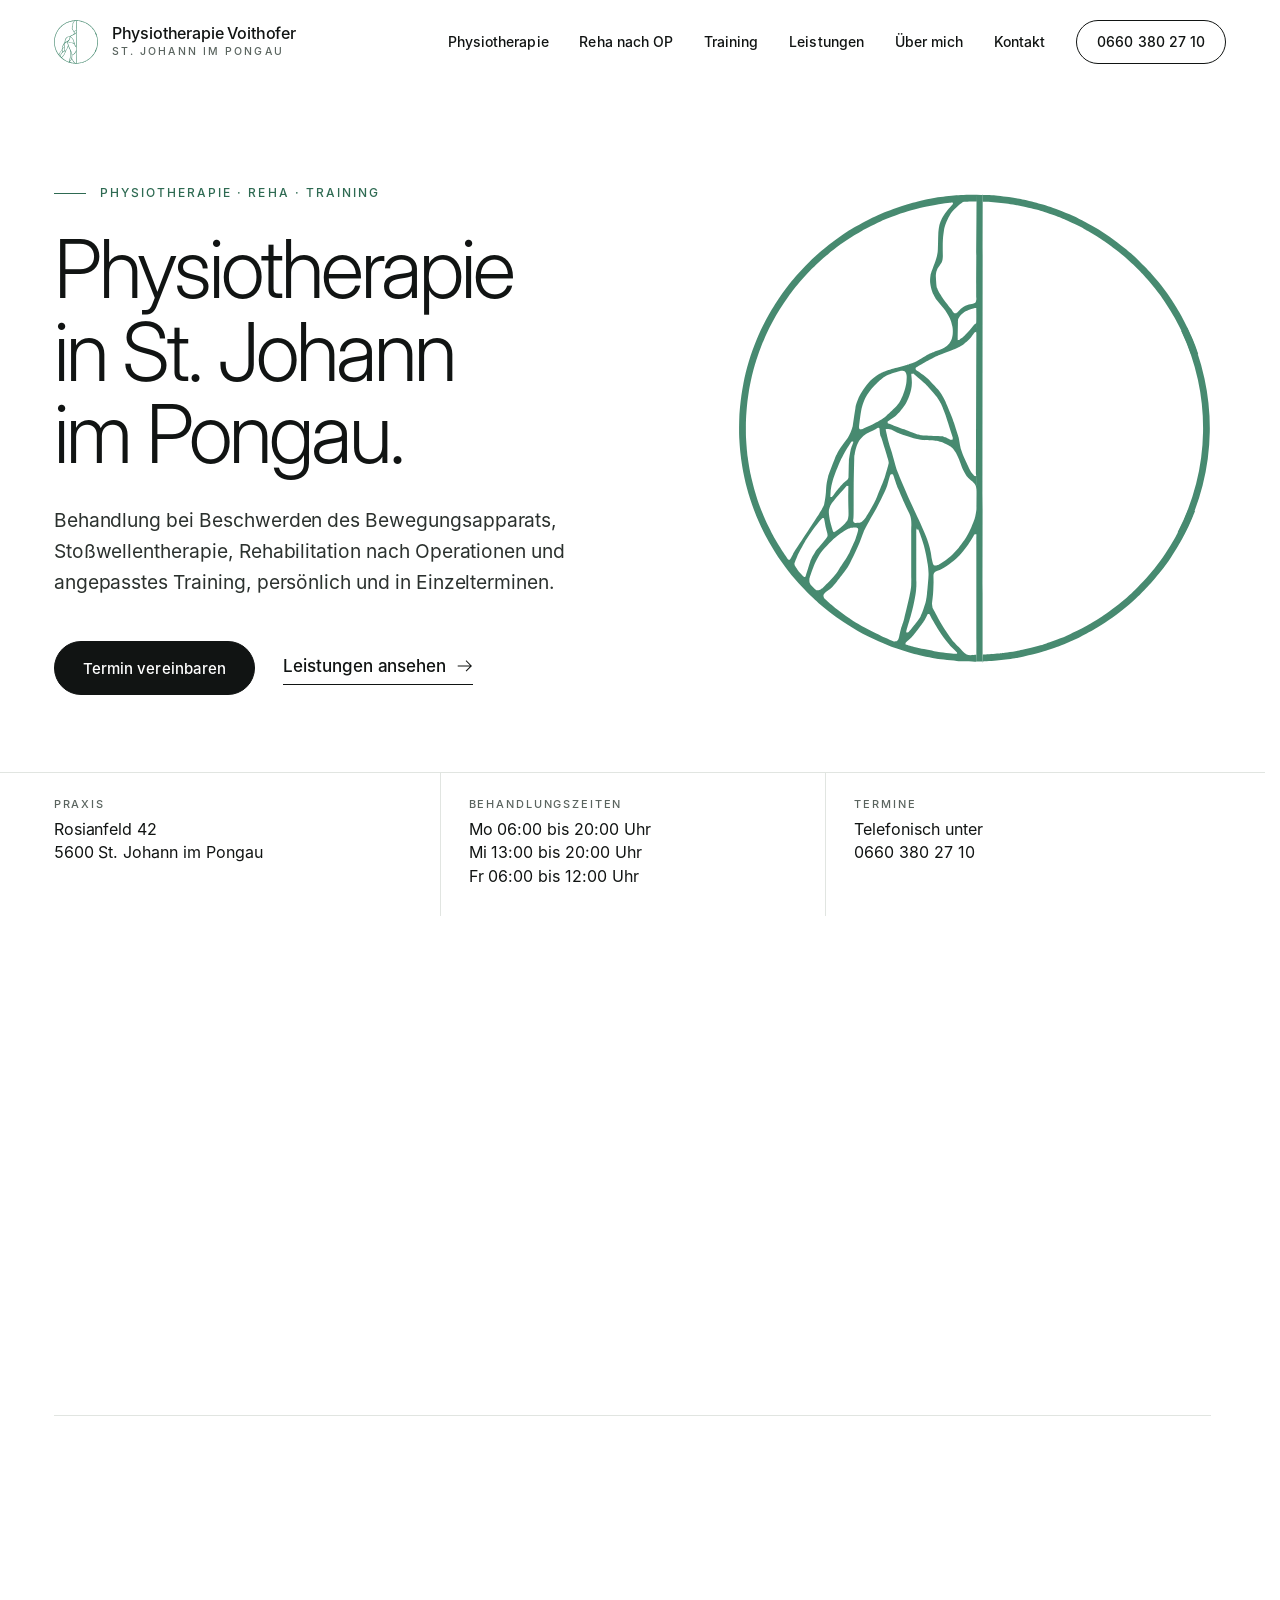
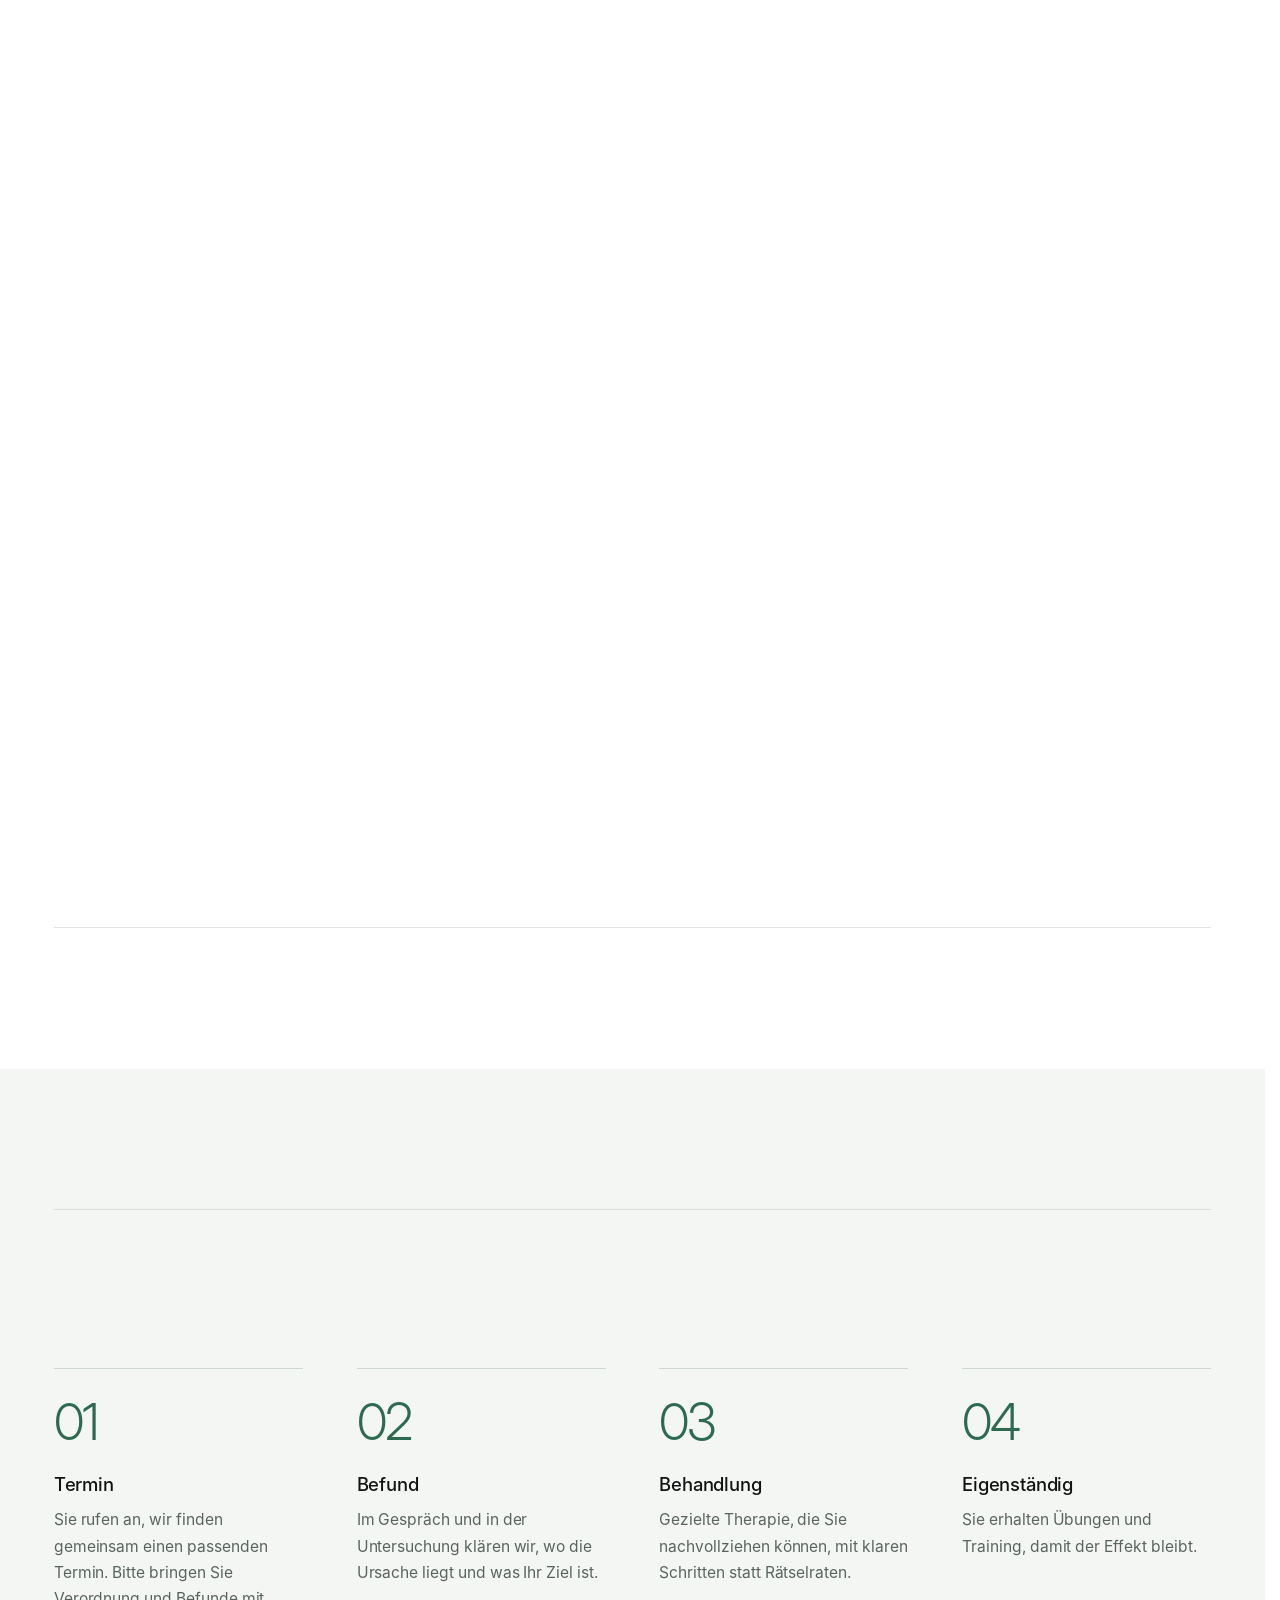
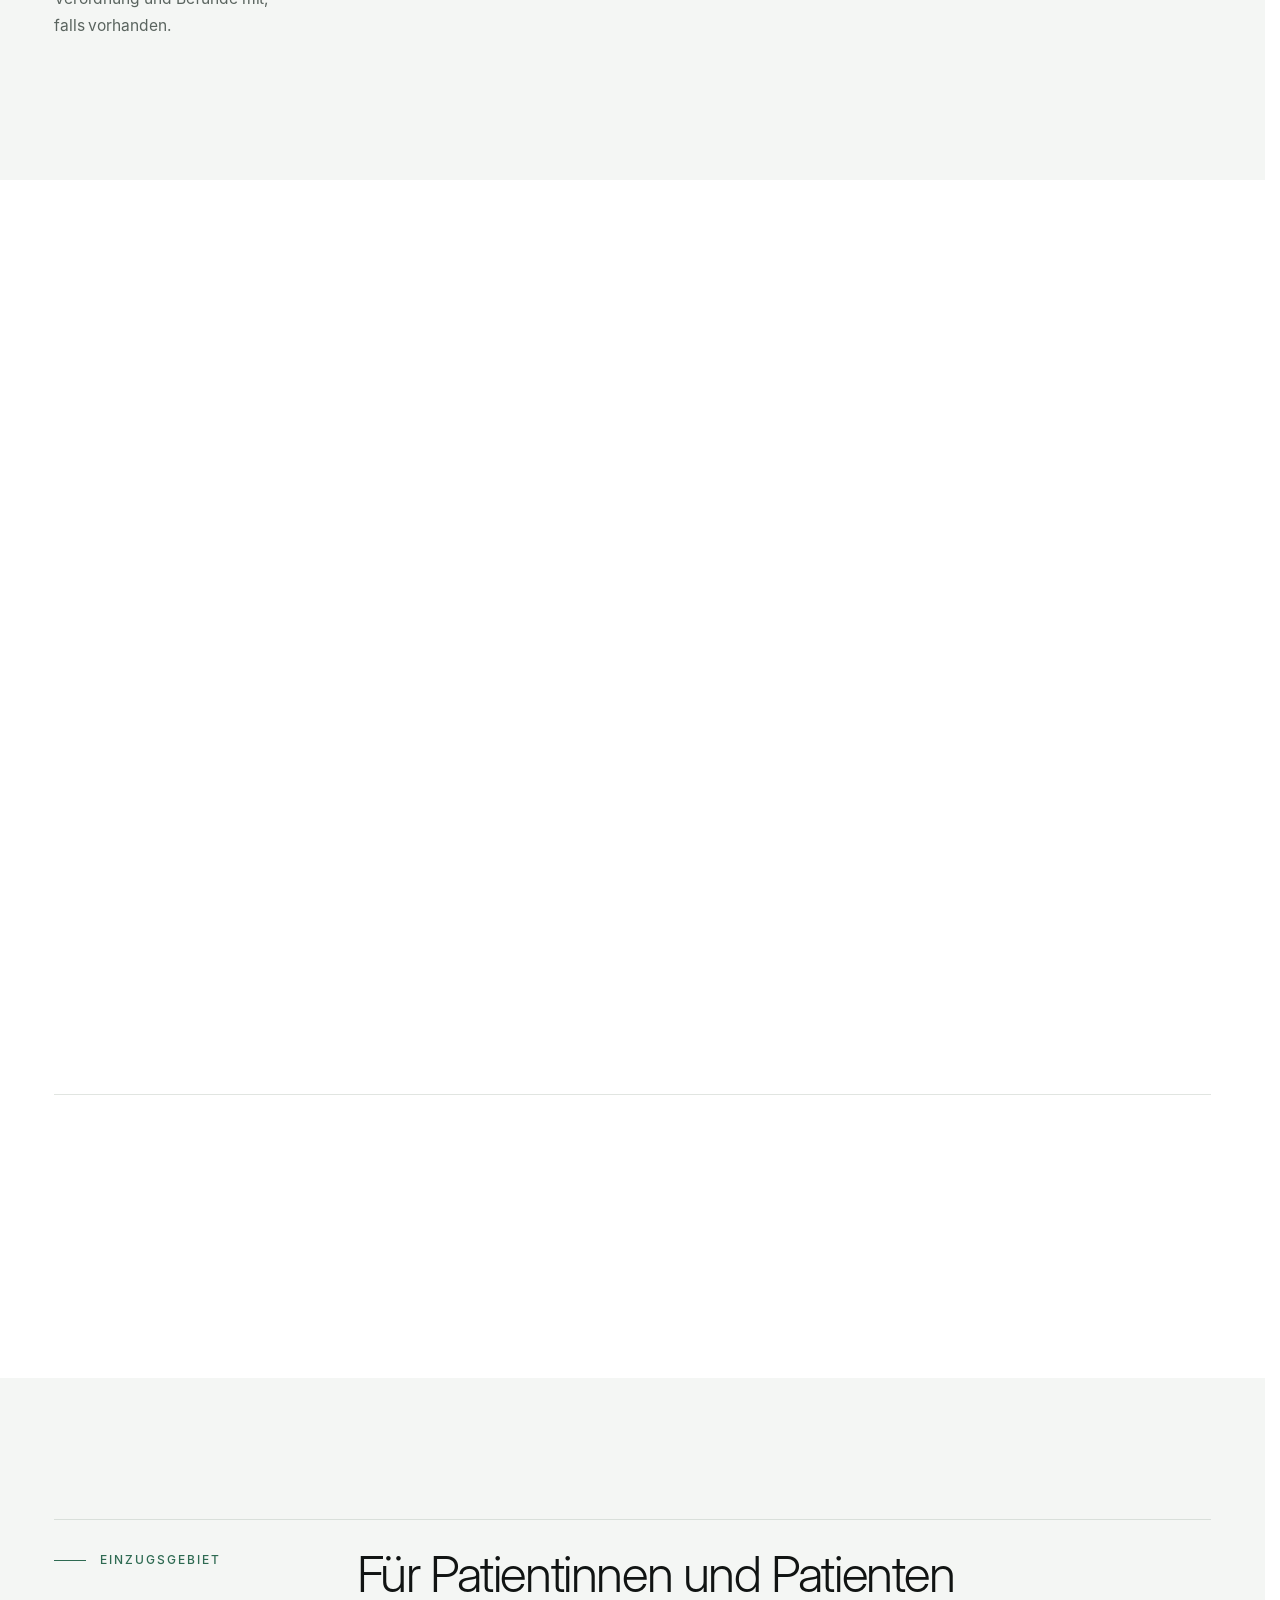
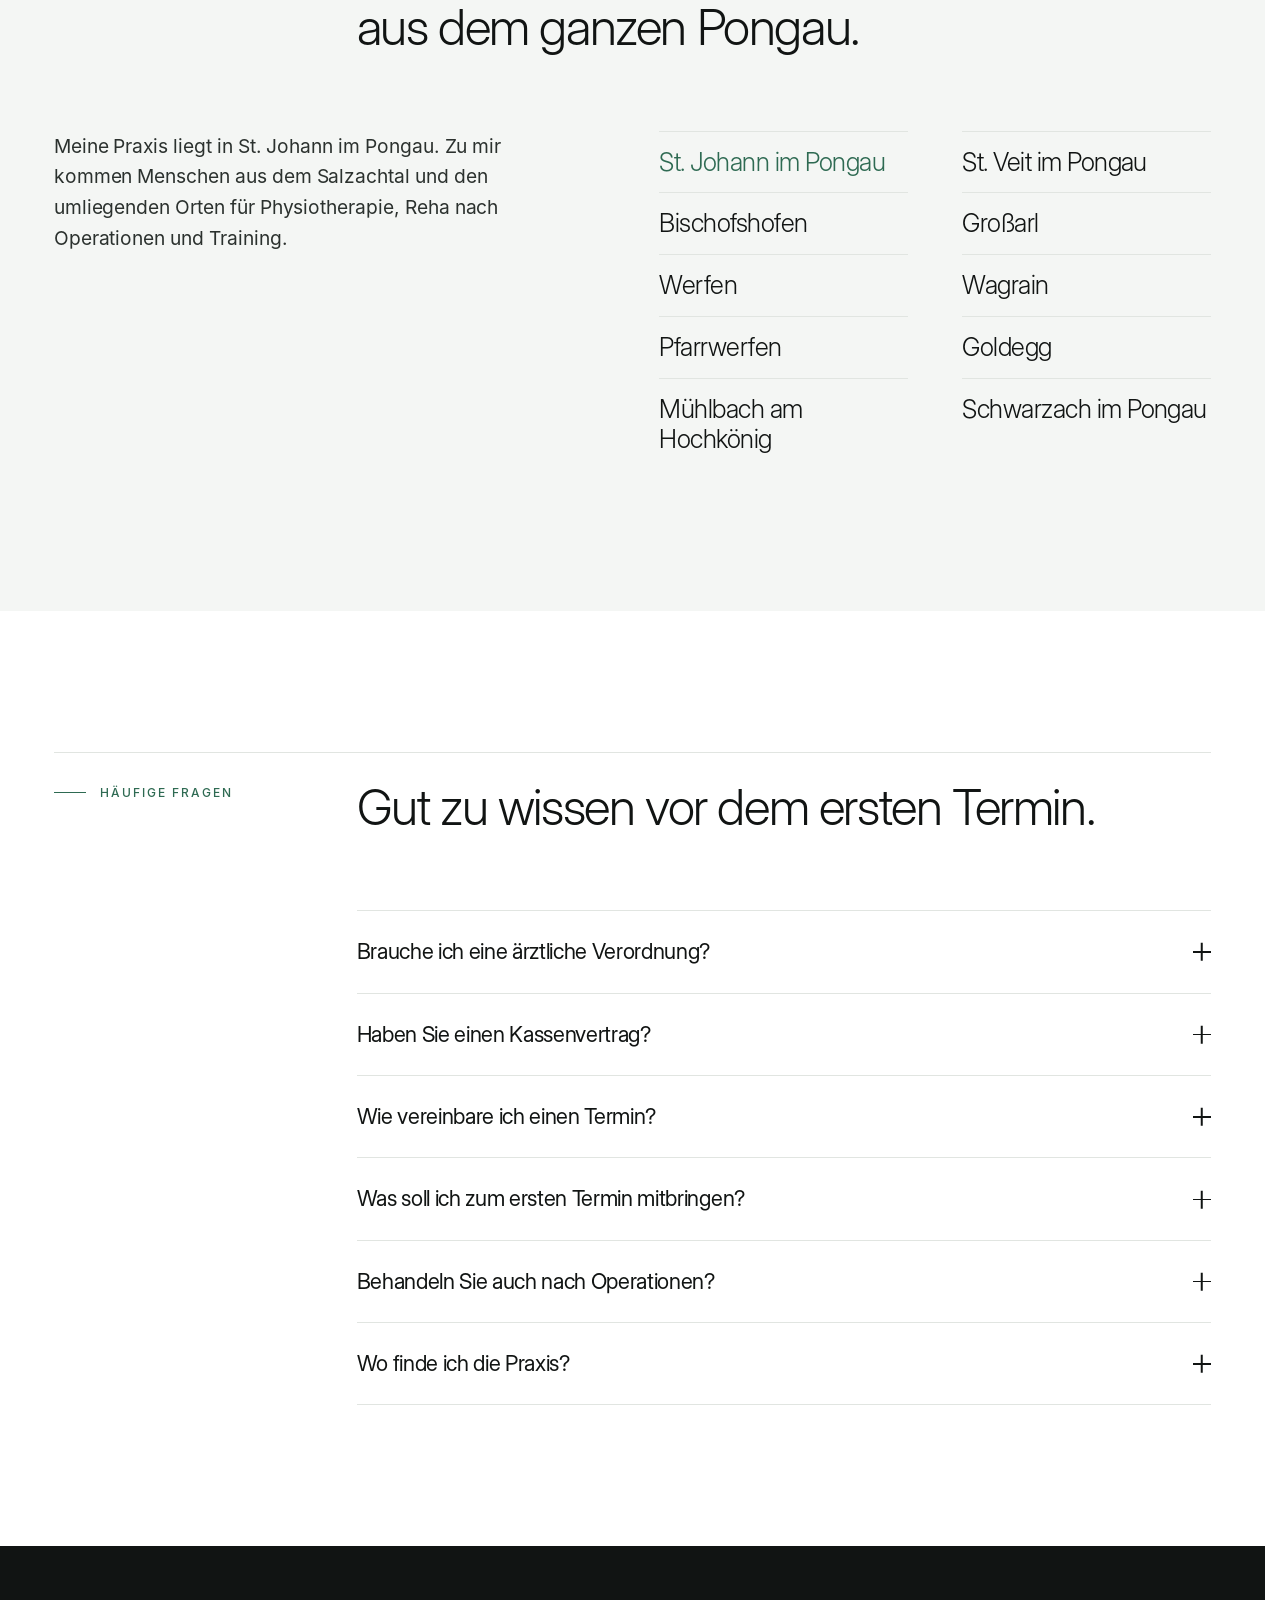
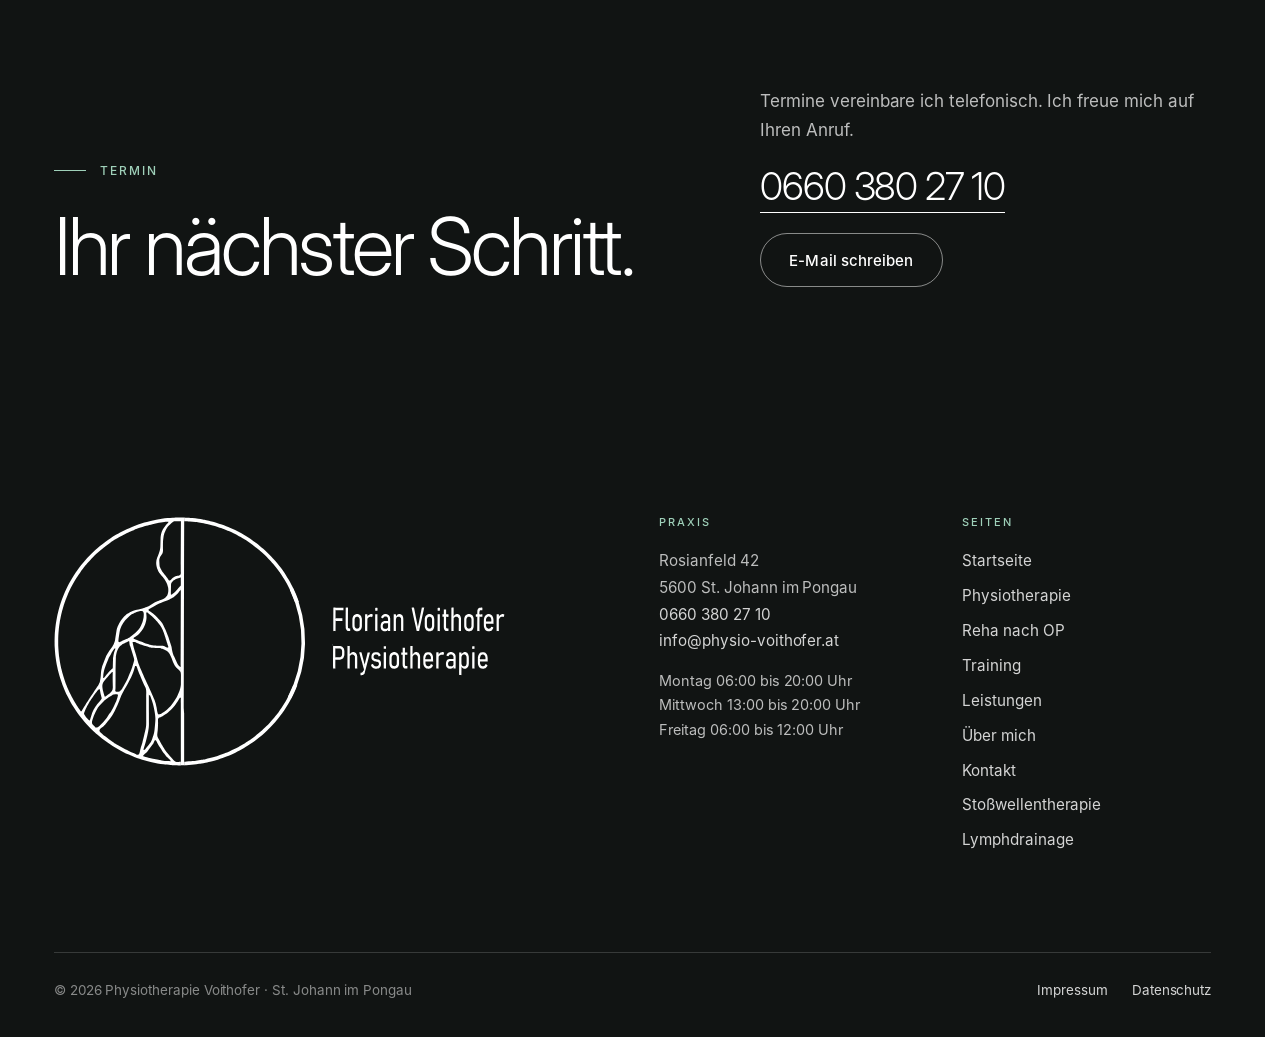
<file: index.html>
<!doctype html>
<html lang="de-AT">
<head>
<meta charset="utf-8">
<meta name="viewport" content="width=device-width,initial-scale=1">
<title>Physiotherapie St. Johann im Pongau | Physiotherapie Voithofer</title>
<meta name="description" content="Physiotherapie, Reha nach Operationen und angepasstes Training in St. Johann im Pongau. Persönliche Einzelbehandlung, Termine nach Vereinbarung.">
<meta name="robots" content="index,follow,max-image-preview:large,max-snippet:-1">
<link rel="canonical" href="https://physio-voithofer.at/">
<meta name="theme-color" content="#ffffff">
<meta name="author" content="Physiotherapie Voithofer">
<meta name="geo.region" content="AT-5">
<meta name="geo.placename" content="St. Johann im Pongau">
<meta property="og:type" content="website">
<meta property="og:locale" content="de_AT">
<meta property="og:site_name" content="Physiotherapie Voithofer">
<meta property="og:title" content="Physiotherapie St. Johann im Pongau | Physiotherapie Voithofer">
<meta property="og:description" content="Physiotherapie, Reha nach Operationen und angepasstes Training in St. Johann im Pongau. Persönliche Einzelbehandlung, Termine nach Vereinbarung.">
<meta property="og:url" content="https://physio-voithofer.at/">
<meta property="og:image" content="https://physio-voithofer.at/img/og-image.png">
<meta property="og:image:width" content="1200">
<meta property="og:image:height" content="630">
<meta name="twitter:card" content="summary_large_image">
<link rel="icon" href="img/favicon.svg" type="image/svg+xml">
<link rel="icon" href="img/favicon-32.png" sizes="32x32" type="image/png">
<link rel="apple-touch-icon" href="img/apple-touch-icon.png">
<link rel="preload" href="fonts/inter-400.woff" as="font" type="font/woff" crossorigin>
<link rel="preload" href="fonts/inter-500.woff" as="font" type="font/woff" crossorigin>
<link rel="preload" href="fonts/inter-display-300.woff" as="font" type="font/woff" crossorigin>
<link rel="stylesheet" href="css/style.css?v=202611171818">
<script>document.documentElement.classList.add('js');try{if(!sessionStorage.getItem('splash')&&!(window.matchMedia&&matchMedia('(prefers-reduced-motion: reduce)').matches)){document.documentElement.classList.add('splash-on');sessionStorage.setItem('splash','1')}}catch(e){}</script>
<script type="application/ld+json">{"@context": "https://schema.org", "@type": ["Physiotherapy", "LocalBusiness"], "@id": "https://physio-voithofer.at/#praxis", "name": "Physiotherapie Voithofer", "description": "Physiotherapie, Stoßwellentherapie, Lymphdrainage, Rehabilitation nach Operationen und angepasstes Training in St. Johann im Pongau.", "url": "https://physio-voithofer.at/", "logo": "https://physio-voithofer.at/img/logo-symbol-gruen.svg", "image": "https://physio-voithofer.at/img/og-image.png", "telephone": "+43 660 3802710", "email": "info@physio-voithofer.at", "address": {"@type": "PostalAddress", "streetAddress": "Rosianfeld 42", "postalCode": "5600", "addressLocality": "St. Johann im Pongau", "addressRegion": "Salzburg", "addressCountry": "AT"}, "openingHoursSpecification": [{"@type": "OpeningHoursSpecification", "dayOfWeek": "Monday", "opens": "06:00", "closes": "20:00"}, {"@type": "OpeningHoursSpecification", "dayOfWeek": "Wednesday", "opens": "13:00", "closes": "20:00"}, {"@type": "OpeningHoursSpecification", "dayOfWeek": "Friday", "opens": "06:00", "closes": "12:00"}], "medicalSpecialty": "PhysicalTherapy", "areaServed": [{"@type": "City", "name": "St. Johann"}, {"@type": "City", "name": "Bischofshofen"}, {"@type": "City", "name": "Werfen"}, {"@type": "City", "name": "Pfarrwerfen"}, {"@type": "City", "name": "Mühlbach"}, {"@type": "City", "name": "St. Veit"}, {"@type": "City", "name": "Großarl"}, {"@type": "City", "name": "Wagrain"}, {"@type": "City", "name": "Goldegg"}, {"@type": "City", "name": "Schwarzach"}], "founder": {"@type": "Person", "name": "Florian Voithofer", "jobTitle": "Physiotherapeut"}, "sameAs": ["https://maps.app.goo.gl/pfKtp47DYZGsvfEZA"], "hasMap": "https://maps.app.goo.gl/pfKtp47DYZGsvfEZA", "geo": {"@type": "GeoCoordinates", "latitude": 47.340423, "longitude": 13.200283}}</script>
<script type="application/ld+json">{"@context": "https://schema.org", "@type": "FAQPage", "mainEntity": [{"@type": "Question", "name": "Brauche ich eine ärztliche Verordnung?", "acceptedAnswer": {"@type": "Answer", "text": "Für eine Behandlung bei mir ist nicht zwingend eine Verordnung nötig. Wenn Sie die Kosten teilweise von Ihrer Krankenversicherung zurückerhalten möchten, benötigen Sie in der Regel eine ärztliche Verordnung von Ihrem Haus- oder Facharzt. Die Höhe der Rückerstattung hängt von Ihrem Versicherungsträger ab."}}, {"@type": "Question", "name": "Haben Sie einen Kassenvertrag?", "acceptedAnswer": {"@type": "Answer", "text": "Ich arbeite als Wahltherapeut, also ohne Kassenvertrag. Nach der Behandlung erhalten Sie eine Honorarnote, die Sie bei Ihrer Krankenversicherung zur Kostenerstattung einreichen können. Bei Fragen dazu unterstütze ich Sie gerne."}}, {"@type": "Question", "name": "Wie vereinbare ich einen Termin?", "acceptedAnswer": {"@type": "Answer", "text": "Termine vereinbare ich telefonisch unter 0660 380 27 10. Für allgemeine Fragen erreichen Sie mich auch per E-Mail an info@physio-voithofer.at."}}, {"@type": "Question", "name": "Was soll ich zum ersten Termin mitbringen?", "acceptedAnswer": {"@type": "Answer", "text": "Bringen Sie, wenn vorhanden, Ihre Verordnung sowie Befunde mit, zum Beispiel MRT- oder Röntgenbilder und bei Operationen den OP-Bericht. Tragen Sie bequeme Kleidung, in der Sie sich gut bewegen können."}}, {"@type": "Question", "name": "Behandeln Sie auch nach Operationen?", "acceptedAnswer": {"@type": "Answer", "text": "Ja. Die Nachbehandlung nach Operationen am Bewegungsapparat ist ein Schwerpunkt meiner Arbeit. Mehr dazu finden Sie auf der Seite Reha nach Operation."}}, {"@type": "Question", "name": "Wo finde ich die Praxis?", "acceptedAnswer": {"@type": "Answer", "text": "Die Praxis befindet sich in Rosianfeld 42, 5600 St. Johann im Pongau. Eine Anfahrtsbeschreibung finden Sie auf der Seite Kontakt."}}]}</script>
</head>
<body>
<a class="skip" href="#inhalt">Zum Inhalt springen</a>
<div class="splash" aria-hidden="true"><div class="splash-in"><div class="splash-logo"><svg viewBox="3 9 1403 1388" xmlns="http://www.w3.org/2000/svg"><path pathLength="1" d="M717 1393C715 1393 712 1393 705 1393C697 1393 679 1393 670 1392C661 1392 661 1392 651 1391C642 1390 625 1389 613 1387C601 1386 591 1384 579 1382C567 1380 553 1377 541 1374C530 1372 521 1369 510 1366C500 1363 488 1360 479 1356C469 1353 460 1350 451 1346C441 1342 430 1338 419 1333C409 1328 398 1323 388 1318C377 1313 368 1308 358 1302C348 1297 339 1291 329 1285C320 1279 311 1273 301 1266C291 1259 280 1251 270 1243C260 1235 250 1227 242 1220C234 1213 228 1208 220 1200C212 1192 202 1182 194 1173C185 1165 178 1156 171 1148C164 1140 158 1133 152 1125C145 1117 138 1107 132 1098C125 1088 118 1078 112 1068C105 1058 99 1047 94 1038C88 1028 84 1020 79 1010C74 1000 68 988 64 978C59 967 55 957 51 946C46 935 42 924 39 912C35 901 31 889 29 878C26 868 24 860 22 849C19 838 17 825 15 812C13 800 11 787 10 775C8 763 7 749 7 738C6 727 6 720 6 709C6 697 6 681 6 669C7 658 8 650 9 640C10 629 11 617 13 605C14 594 16 581 19 570C21 559 23 549 26 538C28 527 31 516 35 505C38 494 42 483 46 472C49 461 53 451 58 441C62 430 66 421 71 411C75 401 80 391 86 381C91 371 96 362 103 351C109 341 117 328 124 318C130 308 137 299 144 290C150 281 156 274 163 266C169 258 175 251 183 243C191 234 201 223 210 215C218 206 225 200 233 193C241 185 248 179 257 172C266 164 278 155 288 148C298 140 309 133 318 127C328 120 335 116 345 110C355 104 369 96 379 91C390 85 398 81 408 77C417 72 427 68 437 64C448 59 460 55 472 51C483 47 495 43 506 40C517 36 525 34 536 32C547 29 561 26 572 24C583 21 593 20 603 19C614 17 626 16 636 15C646 14 653 13 664 12C674 12 685 11 699 11C713 11 735 12 748 13C760 13 764 14 773 15C783 16 796 17 806 19C816 20 824 21 832 23C839 24 843 25 852 27C860 28 872 31 882 34C891 36 898 38 907 41C916 43 928 47 938 51C947 54 954 56 962 60C970 63 978 66 986 70C994 73 1004 78 1012 82C1020 85 1026 88 1034 93C1042 97 1052 103 1061 108C1069 112 1076 117 1084 122C1091 126 1098 131 1106 137C1113 142 1121 147 1128 153C1135 158 1143 164 1150 170C1157 175 1162 180 1169 186C1176 192 1183 199 1191 206C1198 213 1207 222 1213 229C1220 235 1224 240 1230 247C1236 253 1242 260 1248 268C1254 275 1261 284 1267 292C1273 300 1278 307 1283 314C1288 321 1292 327 1296 334C1301 342 1306 351 1311 359C1316 367 1321 376 1325 384C1330 393 1334 402 1338 410C1342 419 1346 426 1349 434C1352 442 1355 449 1358 457C1361 464 1366 478 1367 482C1369 486 1367 483 1367 483C1366 483 1367 483 1364 483C1360 483 1351 484 1348 484C1345 484 1349 489 1347 484C1344 479 1339 463 1335 453C1331 443 1327 434 1323 426C1319 417 1316 411 1312 403C1308 395 1304 387 1299 378C1295 370 1291 364 1285 355C1280 345 1271 332 1265 324C1259 315 1255 309 1249 302C1243 294 1236 285 1229 277C1222 268 1214 259 1207 252C1201 245 1196 240 1191 235C1186 229 1181 224 1176 220C1171 215 1170 213 1162 207C1155 200 1142 189 1130 180C1118 170 1101 157 1091 151C1082 144 1081 143 1073 139C1066 134 1053 126 1045 122C1038 117 1036 116 1029 113C1023 109 1014 105 1006 101C998 97 988 92 980 89C973 85 968 83 961 81C955 78 949 76 941 73C932 70 920 65 912 63C903 60 897 58 887 55C878 53 867 50 855 47C844 45 829 42 818 40C807 39 800 38 791 36C781 35 770 34 760 33C751 33 738 32 733 32C728 32 730 32 729 32C728 32 729 -190 728 33C728 256 728 1149 728 1372C728 1595 728 1372 729 1372C730 1372 726 1373 734 1372C742 1372 765 1370 775 1369C785 1368 785 1368 794 1367C802 1366 817 1364 825 1362C834 1361 838 1360 846 1358C854 1357 864 1354 872 1352C880 1350 887 1348 895 1346C902 1344 906 1343 917 1339C928 1335 950 1327 961 1323C972 1319 975 1318 982 1314C990 1311 1000 1306 1008 1302C1016 1298 1025 1294 1031 1290C1038 1287 1041 1285 1047 1281C1053 1278 1061 1273 1067 1269C1074 1265 1078 1263 1087 1256C1097 1250 1112 1239 1123 1230C1135 1221 1148 1210 1156 1203C1164 1196 1168 1193 1173 1188C1178 1183 1182 1179 1187 1174C1192 1169 1198 1162 1204 1156C1210 1150 1217 1143 1222 1136C1228 1130 1232 1125 1237 1118C1243 1112 1249 1104 1254 1096C1260 1089 1265 1081 1270 1073C1276 1065 1281 1056 1286 1048C1291 1040 1295 1033 1300 1024C1305 1015 1311 1004 1315 996C1320 987 1323 981 1326 972C1330 964 1335 951 1337 947C1339 942 1335 946 1338 946C1342 946 1354 947 1357 947C1361 947 1359 944 1358 948C1357 951 1352 962 1349 970C1346 977 1343 985 1339 993C1335 1000 1331 1009 1327 1017C1323 1024 1320 1031 1315 1039C1311 1046 1305 1056 1300 1064C1295 1072 1291 1079 1286 1086C1282 1093 1277 1099 1272 1106C1267 1112 1262 1119 1256 1127C1250 1134 1242 1144 1236 1151C1230 1158 1224 1164 1218 1171C1212 1178 1203 1186 1197 1192C1191 1198 1187 1202 1182 1207C1176 1212 1170 1218 1164 1223C1158 1228 1152 1233 1146 1238C1139 1243 1132 1249 1125 1254C1118 1259 1110 1265 1103 1270C1095 1275 1088 1280 1082 1284C1075 1289 1069 1292 1062 1296C1054 1301 1045 1306 1037 1310C1029 1315 1021 1318 1014 1322C1006 1326 998 1330 990 1333C982 1337 972 1341 964 1344C956 1347 950 1349 942 1352C934 1355 923 1359 916 1361C908 1364 903 1365 896 1367C888 1369 881 1371 872 1373C863 1375 849 1379 841 1380C833 1382 832 1382 824 1383C817 1384 805 1386 796 1387C787 1388 779 1389 770 1390C760 1391 749 1392 740 1392C731 1393 721 1393 717 1393C713 1393 719 1393 717 1393Z"/><path pathLength="1" d="M650 362C650 362 651 362 653 360C655 358 660 352 664 349C667 346 669 344 672 343C675 341 679 339 683 338C688 336 696 335 699 334C703 333 703 333 705 332C706 332 706 332 706 331C707 330 708 329 708 328C709 327 709 325 709 324C709 322 710 325 710 318C710 310 709 326 709 278C709 231 710 74 710 33C710 -7 710 32 710 32C710 32 715 32 709 32C704 32 682 32 676 32C670 32 674 32 673 33C672 33 671 33 668 35C665 37 659 41 655 45C651 48 648 51 645 54C641 58 639 60 637 64C634 67 632 71 630 74C628 78 626 80 625 84C623 87 621 91 620 95C618 99 617 104 616 107C615 111 614 111 613 117C613 123 611 134 610 144C610 153 610 165 610 174C610 182 610 188 610 194C610 199 610 202 609 205C609 207 608 209 607 210C607 212 607 211 605 214C603 217 597 225 596 228C594 231 594 230 594 232C593 234 591 239 590 242C590 244 590 246 590 248C589 250 589 249 589 254C590 259 591 274 591 280C592 286 593 286 594 289C594 291 595 293 597 296C598 299 600 302 603 306C605 311 607 314 613 321C618 328 630 343 634 349C639 355 639 357 641 359C642 361 643 362 645 362C646 363 649 362 650 362C651 362 649 363 650 362Z"/><path pathLength="1" d="M156 1092C156 1091 156 1093 157 1091C159 1088 162 1081 166 1075C169 1070 164 1077 177 1057C190 1037 231 975 243 955C256 936 250 944 252 940C254 937 255 935 256 933C257 930 257 931 258 927C259 923 261 915 261 909C262 904 263 899 263 893C264 887 264 879 265 874C265 868 266 865 267 860C267 856 269 851 270 847C271 843 269 846 273 837C276 828 286 803 290 793C294 783 294 783 297 778C300 772 303 767 308 759C312 752 322 739 326 734C330 728 330 728 331 725C333 722 335 719 336 715C338 711 340 705 341 702C342 698 342 703 343 693C345 684 349 655 351 644C352 633 353 632 355 627C356 623 357 620 359 617C360 613 362 610 364 606C366 602 368 598 371 594C373 590 375 586 379 582C382 578 386 572 390 568C393 564 396 561 400 558C403 554 407 551 411 549C415 546 420 543 424 541C427 539 429 538 432 537C436 535 439 533 445 532C450 530 455 528 465 526C475 523 495 518 504 515C512 513 511 513 515 511C520 509 523 509 532 504C542 499 563 486 572 482C580 477 579 478 584 477C589 475 596 472 601 470C607 468 611 466 614 464C618 462 620 461 622 459C624 457 625 457 626 455C628 453 630 451 631 449C633 446 634 444 635 441C636 439 637 438 637 435C638 433 639 430 639 427C640 424 640 418 640 415C640 412 640 410 639 408C639 405 639 404 638 401C637 397 636 391 634 386C633 381 631 376 628 372C626 367 623 362 620 358C617 354 617 353 612 348C608 342 597 329 593 324C588 318 588 317 587 315C585 312 584 310 583 308C581 305 580 301 579 298C577 295 577 293 576 288C575 284 573 277 573 273C572 268 572 265 572 261C573 257 573 254 574 251C574 247 573 249 576 242C578 235 585 217 588 208C591 199 592 195 593 189C595 183 595 183 595 173C596 163 596 140 597 130C597 121 597 121 597 116C598 112 599 107 600 103C600 100 601 99 602 96C603 93 604 89 606 85C607 82 609 79 612 74C614 70 618 65 623 59C627 53 636 43 639 40C642 36 640 39 640 39C640 38 641 36 640 35C638 35 637 35 631 35C624 36 611 37 598 39C585 42 565 45 552 48C538 51 529 54 517 57C504 61 487 67 475 71C464 74 457 77 449 81C441 84 435 86 425 91C415 95 399 103 389 109C378 114 371 118 365 122C358 125 353 128 347 132C342 135 337 138 332 142C326 145 320 150 313 155C306 160 297 166 290 172C283 177 279 180 271 187C262 193 248 206 241 213C233 219 230 222 225 228C219 233 215 238 208 246C201 253 189 266 183 274C176 281 174 284 169 291C163 297 158 305 151 315C144 325 134 339 127 351C119 363 112 374 106 387C99 399 92 412 87 424C81 437 74 453 70 463C67 472 66 474 64 481C61 488 58 499 55 506C53 512 53 515 51 522C49 530 45 541 43 550C41 558 40 565 39 573C37 580 36 585 34 595C33 605 31 619 30 632C28 645 27 663 26 675C26 688 26 697 26 707C26 716 26 720 26 731C27 742 29 762 29 772C30 782 30 782 31 789C32 796 34 807 35 816C37 824 39 834 40 841C42 848 43 853 45 859C46 865 47 871 49 878C51 885 54 894 57 902C59 911 62 919 65 926C67 934 70 940 73 948C76 955 79 964 83 971C86 979 88 983 92 991C95 998 101 1009 105 1016C108 1024 110 1026 115 1034C119 1042 126 1054 133 1064C139 1073 148 1087 152 1091C155 1096 151 1092 152 1092C153 1092 155 1092 156 1092C157 1092 156 1092 156 1092Z"/><path pathLength="1" d="M659 441C660 441 661 439 663 438C664 436 668 434 671 432C673 430 674 429 677 426C680 423 684 419 688 414C693 409 700 400 704 396C707 392 708 394 709 392C709 389 709 388 709 381C710 373 709 355 709 349C709 344 710 347 709 347C708 346 707 346 705 347C703 347 698 349 695 350C692 351 689 351 686 353C683 354 681 355 678 357C675 358 673 360 671 362C668 363 665 366 663 368C662 369 661 371 660 373C658 375 657 377 657 378C656 379 656 378 655 381C655 383 655 381 655 390C655 400 654 429 654 438C654 446 654 441 655 441C656 442 658 441 659 441C660 441 658 442 659 441Z"/><path pathLength="1" d="M709 844C709 774 710 494 710 423C710 352 710 420 709 419C708 418 708 416 705 419C703 421 698 428 695 432C692 436 690 438 686 441C683 445 677 449 674 452C670 455 668 456 664 459C659 462 656 464 646 468C636 472 614 480 604 485C593 489 593 489 584 494C574 498 557 508 549 513C540 517 536 520 533 522C530 523 531 523 530 524C529 525 529 527 530 529C531 530 532 531 537 534C541 538 552 545 558 550C564 555 568 558 574 565C581 571 591 582 596 588C601 593 601 594 603 597C605 600 607 603 609 607C611 610 613 614 615 618C617 623 619 625 622 634C626 642 633 659 636 668C640 676 640 677 643 687C647 697 654 719 656 728C659 736 657 731 658 736C659 740 660 749 661 754C662 759 663 761 664 766C666 771 668 777 672 785C675 794 683 810 687 818C690 826 692 828 694 831C696 835 697 836 699 838C701 840 703 843 705 844C706 845 708 844 709 844C710 844 709 914 709 844Z"/><path pathLength="1" d="M370 706C376 703 396 694 405 689C415 685 420 681 425 678C430 675 431 674 434 672C437 670 437 670 443 665C449 660 462 648 468 642C474 636 475 634 478 630C481 627 482 625 484 621C486 617 489 610 491 606C493 601 495 597 496 592C498 587 499 581 500 576C501 571 502 568 502 563C503 559 503 553 503 550C503 547 503 546 502 545C502 543 502 542 501 540C501 539 500 538 499 537C499 536 498 535 497 535C496 534 496 534 495 533C494 533 493 533 492 532C490 532 490 532 487 532C485 533 482 533 478 534C473 536 463 539 458 541C453 542 452 543 448 545C445 546 442 548 439 550C435 552 432 554 428 557C425 559 422 562 418 566C414 570 408 576 404 581C399 585 397 588 394 593C390 597 386 603 384 607C381 612 379 615 378 619C376 623 374 627 373 632C371 637 370 641 368 648C367 654 366 664 365 673C363 681 362 691 362 696C361 701 362 699 362 701C362 702 362 703 363 704C363 705 363 705 364 706C364 706 364 706 365 706C366 706 369 706 370 706C370 706 364 709 370 706Z"/><path pathLength="1" d="M638 736C639 736 639 736 639 735C640 734 640 733 639 731C639 730 642 737 638 726C635 715 623 679 618 664C613 649 610 642 607 636C605 630 606 633 604 629C603 626 599 621 597 617C595 614 594 612 591 609C589 605 586 602 581 597C577 591 569 582 564 578C560 573 562 574 555 569C549 563 530 547 525 543C519 538 523 541 522 541C521 541 518 541 518 541C517 541 517 541 517 542C517 543 517 541 517 546C517 550 518 561 518 568C518 574 517 581 516 587C515 593 513 599 511 605C509 611 507 617 504 622C502 627 500 631 496 636C493 641 488 647 484 651C481 655 479 657 476 660C473 663 471 665 466 669C461 673 451 679 447 682C444 684 447 682 447 683C447 684 446 686 447 687C447 688 445 687 451 689C457 692 473 698 482 701C490 704 493 705 501 708C508 710 519 715 526 717C532 719 535 720 538 721C541 722 539 722 543 722C546 723 547 724 558 724C568 725 597 726 606 727C615 727 610 727 612 728C614 728 615 728 618 730C622 731 629 735 632 736C635 737 637 736 638 736C639 736 638 736 638 736Z"/><path pathLength="1" d="M360 983C361 982 364 982 366 981C367 981 368 981 370 979C372 978 375 975 377 972C379 970 380 969 382 965C384 962 387 959 390 952C394 946 400 935 404 927C408 920 409 918 414 907C419 895 430 869 434 857C439 846 438 848 440 840C443 831 448 815 449 809C450 802 449 805 449 803C449 800 450 805 447 794C444 782 433 746 429 735C426 724 426 729 426 726C425 724 424 722 424 718C423 714 423 706 422 704C422 701 422 703 422 702C421 702 421 702 421 702C420 702 419 701 417 702C414 703 412 705 408 707C403 709 394 713 389 716C384 718 382 720 379 722C376 723 375 724 373 727C370 729 367 733 365 736C362 739 361 741 360 744C358 747 356 751 355 755C353 759 352 765 351 769C350 774 349 777 348 781C348 785 348 777 347 793C347 808 346 847 346 874C345 901 346 938 345 955C345 972 344 971 344 975C344 979 344 977 345 978C345 979 345 979 346 980C346 981 347 982 349 982C350 983 351 983 353 983C355 983 359 983 360 983C361 983 359 983 360 983Z"/><path pathLength="1" d="M591 1109C592 1108 593 1108 595 1107C597 1106 598 1106 602 1103C606 1101 614 1096 619 1092C624 1089 629 1085 633 1081C637 1078 640 1075 644 1070C648 1066 653 1061 657 1056C662 1050 667 1043 671 1037C675 1032 677 1028 680 1023C683 1018 687 1012 689 1007C692 1002 693 1000 695 994C697 989 700 982 702 977C704 972 705 968 706 964C707 959 708 953 709 949C710 944 710 948 710 938C710 928 710 899 710 889C710 880 710 883 709 881C709 878 709 877 708 875C707 873 706 870 705 869C704 867 704 866 701 864C698 861 690 854 687 851C684 848 684 848 683 846C681 845 681 845 679 841C676 837 672 830 669 822C665 815 661 803 658 795C655 788 651 780 649 776C647 772 647 772 645 770C644 767 643 766 641 764C639 762 637 760 636 759C634 757 635 757 631 756C628 754 620 750 616 748C611 746 609 745 606 744C603 743 603 742 600 742C597 741 596 740 588 739C580 739 560 738 551 737C541 736 540 736 534 734C527 733 520 731 512 728C504 726 492 722 485 719C479 717 477 716 473 714C468 712 460 708 457 707C453 705 454 706 452 705C449 705 444 705 442 705C440 705 441 705 441 706C441 707 440 704 441 710C443 717 447 733 449 744C452 755 456 764 459 775C462 787 467 803 470 813C472 822 472 822 476 830C479 839 483 850 490 864C496 879 504 899 513 919C523 939 536 968 544 985C552 1003 557 1015 561 1025C565 1034 566 1037 567 1042C569 1047 570 1052 571 1056C572 1061 573 1064 574 1070C575 1075 576 1084 577 1090C579 1095 580 1100 581 1103C582 1105 582 1105 583 1106C583 1107 584 1108 585 1108C585 1109 585 1109 586 1109C587 1109 590 1109 591 1109C592 1109 590 1109 591 1109Z"/><path pathLength="1" d="M281 906C281 905 282 905 284 902C287 899 292 891 296 887C299 883 300 882 304 878C307 874 314 866 318 863C322 859 325 857 327 855C329 853 329 853 329 852C330 850 330 853 330 845C331 836 331 811 331 801C332 792 332 795 333 789C333 783 336 773 337 768C338 763 337 764 339 761C340 757 343 749 344 746C345 743 345 742 344 742C343 741 341 741 340 742C339 742 340 742 339 743C338 745 337 746 334 751C331 755 324 765 321 772C317 778 314 783 312 788C309 793 308 795 305 802C301 810 295 825 291 835C288 844 285 854 282 862C280 869 279 876 278 881C278 885 278 886 277 890C277 894 277 903 277 905C277 908 277 906 277 906C278 906 280 906 281 906C281 906 280 906 281 906Z"/><path pathLength="1" d="M472 1333C472 1333 473 1333 474 1332C475 1332 475 1331 476 1330C477 1329 478 1330 479 1324C481 1319 483 1307 486 1297C488 1287 491 1283 495 1266C500 1250 508 1214 511 1199C515 1184 514 1182 515 1176C516 1170 516 1169 516 1165C517 1160 517 1173 517 1149C517 1124 516 1042 516 1015C516 988 517 994 517 987C517 981 516 979 516 976C516 973 516 972 515 970C515 967 515 966 512 959C509 952 503 940 498 928C492 915 483 893 479 884C475 875 476 878 474 872C471 865 466 850 464 844C462 839 462 840 461 839C460 838 458 839 457 839C456 839 456 839 456 840C455 841 454 840 453 846C451 851 448 864 445 872C442 880 441 883 436 894C431 904 423 922 415 936C408 950 397 967 392 977C386 988 383 992 381 998C378 1004 377 1005 375 1011C372 1018 367 1031 364 1038C361 1046 359 1050 356 1057C353 1064 350 1071 346 1079C343 1086 338 1096 334 1103C330 1110 329 1112 323 1121C317 1130 303 1147 296 1156C289 1165 285 1169 280 1174C275 1179 268 1184 264 1187C261 1189 261 1189 260 1191C258 1192 257 1194 256 1195C256 1197 256 1198 256 1200C256 1201 257 1202 258 1204C258 1205 259 1206 261 1208C263 1210 264 1211 269 1215C273 1219 277 1223 288 1231C298 1239 320 1256 331 1263C341 1271 342 1271 352 1277C361 1283 377 1292 389 1298C402 1305 418 1313 428 1317C437 1322 439 1322 445 1325C450 1327 458 1331 461 1332C465 1334 464 1333 466 1333C467 1334 471 1333 472 1333C473 1333 471 1333 472 1333Z"/><path pathLength="1" d="M290 1009C293 1007 302 1001 306 997C310 994 312 992 315 989C318 986 323 981 325 978C327 975 328 973 328 972C329 970 329 970 329 967C330 965 330 965 330 957C330 948 330 929 330 916C329 902 330 883 330 876C330 869 330 874 329 873C328 873 326 873 326 873C325 873 331 867 325 874C318 881 294 908 287 917C279 926 280 926 279 928C277 931 276 932 276 934C275 936 274 938 274 940C273 942 273 943 272 945C272 947 272 949 272 953C272 956 273 961 273 966C274 970 275 973 277 981C278 988 283 1003 285 1008C286 1013 285 1009 286 1009C287 1009 289 1009 290 1009C291 1009 287 1011 290 1009Z"/><path pathLength="1" d="M202 1142C202 1141 202 1144 204 1137C207 1129 214 1106 217 1098C219 1089 219 1091 221 1088C222 1085 223 1083 225 1080C226 1077 228 1073 231 1070C233 1067 232 1067 238 1060C243 1053 258 1036 263 1029C268 1023 267 1024 268 1022C269 1020 268 1019 268 1018C268 1016 268 1017 267 1014C266 1010 264 1002 263 995C261 988 259 977 258 972C257 968 258 970 257 969C256 969 255 967 253 969C250 972 245 977 241 983C236 988 229 997 224 1005C218 1012 210 1024 207 1029C203 1035 205 1031 202 1038C198 1044 188 1063 184 1070C180 1078 180 1078 177 1084C175 1089 172 1097 171 1101C169 1105 170 1105 170 1106C171 1108 171 1108 172 1111C174 1114 178 1120 181 1123C183 1126 183 1126 186 1129C188 1132 195 1140 198 1142C200 1144 201 1142 202 1142C203 1142 202 1143 202 1142Z"/><path pathLength="1" d="M242 1182C242 1182 245 1181 246 1180C247 1180 248 1179 249 1178C251 1177 251 1178 256 1173C261 1168 274 1155 281 1147C288 1140 293 1133 297 1128C301 1122 301 1121 306 1114C310 1108 318 1095 322 1089C326 1084 326 1083 328 1079C330 1076 331 1075 334 1068C337 1061 344 1046 347 1039C350 1033 350 1034 351 1029C353 1025 355 1018 356 1014C358 1010 358 1007 359 1004C359 1002 359 1001 359 1000C358 999 357 998 357 998C356 997 355 997 353 996C352 996 349 996 347 996C344 996 340 997 338 997C336 998 336 998 334 999C332 999 331 999 327 1002C322 1004 314 1009 308 1014C302 1018 295 1023 291 1027C286 1031 285 1032 279 1038C273 1044 260 1056 255 1063C249 1069 248 1071 245 1076C241 1081 239 1087 236 1093C233 1099 230 1104 227 1113C223 1121 218 1137 216 1144C214 1150 214 1148 214 1151C214 1153 214 1157 215 1159C215 1161 216 1162 217 1163C217 1164 217 1164 220 1167C222 1170 230 1178 232 1180C235 1182 233 1181 234 1181C235 1182 236 1182 237 1182C238 1182 241 1182 242 1182C243 1182 241 1182 242 1182Z"/><path pathLength="1" d="M502 1307C503 1307 505 1308 507 1307C509 1306 508 1306 512 1301C516 1296 528 1282 532 1276C537 1270 538 1268 540 1265C542 1262 543 1262 544 1259C546 1255 548 1250 550 1244C552 1239 556 1229 557 1224C559 1218 559 1216 560 1211C561 1206 562 1204 563 1193C564 1181 567 1156 567 1145C568 1133 568 1132 567 1126C567 1119 566 1113 565 1105C564 1097 562 1086 560 1077C558 1068 556 1059 554 1051C552 1043 550 1036 547 1029C545 1021 541 1011 539 1007C538 1003 538 1003 537 1003C537 1002 537 1002 537 1002C536 1002 534 1002 533 1002C533 1002 533 1001 532 1003C532 1004 532 985 531 1011C531 1037 532 1131 532 1158C532 1185 532 1169 531 1174C531 1178 531 1181 530 1187C530 1192 529 1198 527 1205C526 1212 524 1221 522 1229C520 1238 518 1245 515 1257C512 1268 505 1292 503 1300C500 1308 502 1302 502 1303C502 1304 502 1306 502 1307C502 1307 502 1307 502 1307C502 1307 502 1307 502 1307Z"/><path pathLength="1" d="M709 1373C709 1373 710 1426 710 1372C710 1317 709 1105 709 1047C710 989 710 1028 710 1023C710 1018 710 1018 710 1017C709 1015 710 1016 709 1016C708 1016 706 1016 706 1016C705 1016 705 1016 705 1016C704 1017 703 1017 702 1020C700 1023 697 1028 693 1035C689 1041 682 1051 677 1058C672 1064 668 1069 664 1074C660 1078 658 1081 653 1085C649 1089 642 1095 637 1099C631 1103 627 1107 622 1110C616 1114 611 1117 605 1120C600 1123 593 1125 589 1127C586 1128 587 1128 586 1129C586 1129 585 1130 585 1131C584 1131 584 1132 583 1133C583 1134 583 1134 582 1138C582 1142 583 1152 583 1158C583 1163 582 1167 582 1173C582 1179 582 1186 581 1194C580 1201 579 1213 578 1218C578 1223 578 1222 578 1225C578 1227 579 1230 579 1232C580 1234 577 1230 582 1237C586 1245 599 1269 605 1279C610 1289 612 1292 616 1297C619 1303 622 1307 626 1312C629 1317 633 1322 636 1326C639 1330 640 1332 644 1336C647 1340 651 1344 657 1350C664 1356 672 1369 681 1372C689 1376 704 1373 709 1373C714 1373 709 1373 709 1373Z"/><path pathLength="1" d="M651 1370C651 1370 652 1370 652 1370C652 1369 654 1369 651 1366C649 1363 640 1354 636 1350C631 1345 629 1342 626 1339C623 1335 621 1333 618 1329C614 1325 611 1320 607 1314C603 1308 598 1301 594 1294C589 1287 584 1278 581 1272C577 1265 573 1258 571 1255C569 1251 570 1253 570 1253C569 1252 567 1252 566 1253C565 1253 566 1251 565 1254C563 1256 560 1263 558 1267C556 1270 558 1269 552 1277C547 1284 532 1303 526 1311C520 1319 518 1320 514 1324C510 1328 505 1332 503 1335C500 1337 500 1337 500 1338C499 1339 500 1341 500 1342C500 1342 495 1341 500 1342C505 1344 520 1348 529 1350C538 1353 545 1354 554 1356C564 1358 576 1361 585 1362C593 1364 595 1364 603 1365C612 1366 629 1369 637 1369C645 1370 649 1370 651 1370C653 1370 651 1370 651 1370Z"/><path pathLength="1" d="M1335 405A688 688 0 0 1 1324 1020L1307 1011A668 668 0 0 0 1317 414Z"/></svg><img src="img/logo-symbol-gruen.svg" alt="Logo Physiotherapie Voithofer" width="1403" height="1388"></div><p class="splash-name">Physiotherapie Voithofer</p></div></div>
<header class="header">
  <div class="container">
    <a class="brand" href="index.html" aria-label="Physiotherapie Voithofer, zur Startseite">
      <img src="img/logo-symbol-gruen.svg" alt="Logo Physiotherapie Voithofer" width="44" height="44">
      <span class="brand-text"><span class="brand-name">Physiotherapie Voithofer</span><span class="brand-sub">St. Johann im Pongau</span></span>
    </a>
    <button class="burger" aria-expanded="false" aria-controls="nav" aria-label="Menü öffnen"><span></span><span></span></button>
    <nav class="nav" id="nav" aria-label="Hauptnavigation">
      <a class="nav-link" href="physiotherapie-st-johann-im-pongau.html">Physiotherapie</a>
<a class="nav-link" href="reha-nach-operation-pongau.html">Reha nach OP</a>
<a class="nav-link" href="training-trainingstherapie-st-johann.html">Training</a>
<a class="nav-link" href="leistungen.html">Leistungen</a>
<a class="nav-link" href="ueber-mich.html">Über mich</a>
<a class="nav-link" href="kontakt.html">Kontakt</a>
      <a class="btn" href="tel:+436603802710">0660 380 27 10</a>
    </nav>
  </div>
</header>
<a class="call-fab" href="tel:+436603802710" aria-label="Termin telefonisch vereinbaren"><svg viewBox="0 0 24 24" fill="none" stroke="currentColor" stroke-width="1.5" aria-hidden="true"><path d="M5 4h4l2 5-2.5 1.5a11 11 0 0 0 5 5L15 13l5 2v4a1 1 0 0 1-1 1A15 15 0 0 1 4 5a1 1 0 0 1 1-1z" stroke-linejoin="round"/></svg><span>Termin vereinbaren</span></a>
<main id="inhalt">
<section class="hero" aria-labelledby="seitentitel">
  <div class="hero-main">
    <div class="hero-mark" aria-hidden="true" data-parallax><img src="img/logo-symbol-gruen.svg" alt="Logo Physiotherapie Voithofer" width="1403" height="1388"></div>
    <div class="container">
      <div class="hero-copy">
        <span class="eyebrow" data-reveal="fade">Physiotherapie · Reha · Training</span>
        <h1 id="seitentitel" class="h-xl" data-reveal style="--d:.08s">Physiotherapie in St.&nbsp;Johann im&nbsp;Pongau.</h1>
        <p class="lead" data-reveal style="--d:.18s">Behandlung bei Beschwerden des Bewegungsapparats, Stoßwellentherapie, Rehabilitation nach Operationen und angepasstes Training, persönlich und in Einzelterminen.</p>
        <div class="cta-row" data-reveal style="--d:.28s">
          <a class="btn btn--solid" href="tel:+436603802710">Termin vereinbaren</a>
          <a class="link" href="#leistungen">Leistungen ansehen <svg class="arr" viewBox="0 0 24 24" fill="none" stroke="currentColor" stroke-width="1.4" stroke-linecap="square" aria-hidden="true"><path d="M3 12h17M14 5.5 20.5 12 14 18.5"/></svg></a>
        </div>
      </div>
    </div>
  </div>
  <div class="facts">
    <div class="container">
      <dl style="display:contents">
        <div class="fact"><dt>Praxis</dt><dd>Rosianfeld 42<br>5600 St. Johann im Pongau</dd></div>
        <div class="fact"><dt>Behandlungszeiten</dt><dd>Mo 06:00 bis 20:00 Uhr<br>Mi 13:00 bis 20:00 Uhr<br>Fr 06:00 bis 12:00 Uhr</dd></div>
        <div class="fact"><dt>Termine</dt><dd>Telefonisch unter<br><a href="tel:+436603802710">0660 380 27 10</a></dd></div>
      </dl>
    </div>
  </div>
</section>

<section class="section" aria-label="Philosophie">
  <div class="container">
    <p class="statement" data-reveal>Ich begleite Menschen im Pongau zurück in Bewegung, mit sorgfältigem Befund, nachvollziehbaren Schritten und einem Programm, das <em>zu Ihrem Ziel passt.</em></p>
  </div>
</section>

<section class="section" id="leistungen" style="padding-top:0" aria-labelledby="h-leistungen">
  <div class="container">
    <div class="sec-head"><span class="eyebrow" data-reveal="fade">Leistungen</span><h2 id="h-leistungen" class="h-lg" data-reveal>Fünf Leistungen, ein Ziel: wieder belastbar sein.</h2></div>
    <div class="rows">
      <a class="row" href="physiotherapie-st-johann-im-pongau.html" data-reveal style="--d:0.00s">
        <span class="row-no">01</span>
        <span class="row-title">Physiotherapie</span>
        <p class="row-text">Gezielte Behandlung bei Schmerzen und Bewegungseinschränkungen an Rücken, Nacken, Schulter, Hüfte, Knie und Gelenken.</p>
        <span class="row-go" aria-hidden="true"><svg viewBox="0 0 24 24" fill="none" stroke="currentColor" stroke-width="1.1"><path d="M3 12h17M14 5.5 20.5 12 14 18.5"/></svg></span>
      </a>
<a class="row" href="reha-nach-operation-pongau.html" data-reveal style="--d:0.06s">
        <span class="row-no">02</span>
        <span class="row-title">Reha nach Operation</span>
        <p class="row-text">Strukturierte Nachbehandlung nach Eingriffen am Bewegungsapparat, vom ersten Schritt bis zur vollen Belastung.</p>
        <span class="row-go" aria-hidden="true"><svg viewBox="0 0 24 24" fill="none" stroke="currentColor" stroke-width="1.1"><path d="M3 12h17M14 5.5 20.5 12 14 18.5"/></svg></span>
      </a>
<a class="row" href="training-trainingstherapie-st-johann.html" data-reveal style="--d:0.12s">
        <span class="row-no">03</span>
        <span class="row-title">Angepasstes Training<span class="badge">Ab Jänner 2027</span></span>
        <p class="row-text">Zurück in Bewegung: angepasstes Training im 1:1 in einem Fitnessstudio, für Stabilität, Kraft und Belastbarkeit.</p>
        <span class="row-go" aria-hidden="true"><svg viewBox="0 0 24 24" fill="none" stroke="currentColor" stroke-width="1.1"><path d="M3 12h17M14 5.5 20.5 12 14 18.5"/></svg></span>
      </a>
<a class="row" href="stosswellentherapie-pongau.html" data-reveal style="--d:0.18s">
        <span class="row-no">04</span>
        <span class="row-title">Stoßwellentherapie</span>
        <p class="row-text">Radiale Stoßwelle bei Fersensporn, Tennisellenbogen und hartnäckigen Sehnen- und Muskelbeschwerden.</p>
        <span class="row-go" aria-hidden="true"><svg viewBox="0 0 24 24" fill="none" stroke="currentColor" stroke-width="1.1"><path d="M3 12h17M14 5.5 20.5 12 14 18.5"/></svg></span>
      </a>
<a class="row" href="lymphdrainage-pongau.html" data-reveal style="--d:0.24s">
        <span class="row-no">05</span>
        <span class="row-title">Lymphdrainage</span>
        <p class="row-text">Manuelle Lymphdrainage bei Schwellungen nach Operationen und Verletzungen sowie bei Ödemen, nach ärztlicher Verordnung.</p>
        <span class="row-go" aria-hidden="true"><svg viewBox="0 0 24 24" fill="none" stroke="currentColor" stroke-width="1.1"><path d="M3 12h17M14 5.5 20.5 12 14 18.5"/></svg></span>
      </a>
    </div>
  </div>
</section>

<section class="section section--mist" aria-labelledby="h-ablauf">
  <div class="container">
    <div class="sec-head"><span class="eyebrow" data-reveal="fade">Ablauf</span><h2 id="h-ablauf" class="h-lg" data-reveal>Vom ersten Anruf bis zurück in den Alltag.</h2></div>
    <div class="steps">
      <div class="step" style="transition-delay:0.0s"><div class="step-no">01</div><h3>Termin</h3><p>Sie rufen an, wir finden gemeinsam einen passenden Termin. Bitte bringen Sie Verordnung und Befunde mit, falls vorhanden.</p></div>
<div class="step" style="transition-delay:0.1s"><div class="step-no">02</div><h3>Befund</h3><p>Im Gespräch und in der Untersuchung klären wir, wo die Ursache liegt und was Ihr Ziel ist.</p></div>
<div class="step" style="transition-delay:0.2s"><div class="step-no">03</div><h3>Behandlung</h3><p>Gezielte Therapie, die Sie nachvollziehen können, mit klaren Schritten statt Rätselraten.</p></div>
<div class="step" style="transition-delay:0.3s"><div class="step-no">04</div><h3>Eigenständig</h3><p>Sie erhalten Übungen und Training, damit der Effekt bleibt.</p></div>
    </div>
  </div>
</section>

<section class="section" aria-labelledby="h-about">
  <div class="container">
    <div class="split">
      <div class="split-media" data-reveal>
        <div class="portrait"><img src="img/florian.jpg" draggable="false" oncontextmenu="return false" alt="Florian Voithofer, Physiotherapeut in St. Johann im Pongau" width="1023" height="1537" loading="lazy"></div>
        <div class="portrait-cap"><span>Florian Voithofer</span><span>Physiotherapeut</span></div>
      </div>
      <div class="split-body">
        <span class="eyebrow" data-reveal="fade">Über mich</span>
        <h2 id="h-about" class="h-lg" data-reveal>Erfahrung aus der Rehabilitation, Praxis im Pongau.</h2>
        <p data-reveal>Mein Weg zur Physiotherapie begann in der Werkstatt: Schlosserlehre mit Matura, Grundwehrdienst, ein freiwilliges Jahr beim Roten Kreuz, danach die Ausbildung zum Physiotherapeuten und die Rehabilitation für Innere Medizin.</p>
        <p data-reveal>Seit über fünf Jahren arbeite ich im Rehazentrum Bad Hofgastein, seit über vier Jahren bin ich selbstständig. Mein Schwerpunkt liegt auf Orthopädie, Beschwerden des Bewegungsapparats und der Nachbehandlung nach Operationen.</p>
        <a class="link" href="ueber-mich.html" data-reveal>Mehr über mich <svg class="arr" viewBox="0 0 24 24" fill="none" stroke="currentColor" stroke-width="1.4" stroke-linecap="square" aria-hidden="true"><path d="M3 12h17M14 5.5 20.5 12 14 18.5"/></svg></a>
      </div>
    </div>
    <div class="stats">
      <div class="stat" data-reveal><b>6+</b><span>Jahre in der Rehabilitation</span></div>
      <div class="stat" data-reveal style="--d:.08s"><b>4+</b><span>Jahre selbstständig</span></div>
      <div class="stat" data-reveal style="--d:.16s"><b>1:1</b><span>Einzeltermine mit mir persönlich</span></div>
    </div>
  </div>
</section>

<section class="section section--mist" aria-labelledby="h-area">
  <div class="container">
    <div class="sec-head"><span class="eyebrow" data-reveal="fade">Einzugsgebiet</span><h2 id="h-area" class="h-lg" data-reveal>Für Patientinnen und Patienten aus dem ganzen Pongau.</h2></div>
    <div class="area-grid">
      <div class="area-copy" data-reveal>
        <p class="lead">Meine Praxis liegt in St. Johann im Pongau. Zu mir kommen Menschen aus dem Salzachtal und den umliegenden Orten für Physiotherapie, Reha nach Operationen und Training.</p>
      </div>
      <ul class="area-list" data-reveal style="--d:.1s">
        <li class="is-home">St. Johann im Pongau</li>
<li>Bischofshofen</li>
<li>Werfen</li>
<li>Pfarrwerfen</li>
<li>Mühlbach am Hochkönig</li>
<li>St. Veit im Pongau</li>
<li>Großarl</li>
<li>Wagrain</li>
<li>Goldegg</li>
<li>Schwarzach im Pongau</li>
      </ul>
    </div>
  </div>
</section>

<section class="section" aria-labelledby="h-faq">
  <div class="container">
    <div class="sec-head"><span class="eyebrow" data-reveal="fade">Häufige Fragen</span><h2 id="h-faq" class="h-lg" data-reveal>Gut zu wissen vor dem ersten Termin.</h2></div>
    <div class="faq-wrap">
      <div class="faq" data-reveal>
<details><summary>Brauche ich eine ärztliche Verordnung?<span class="plus" aria-hidden="true"></span></summary><div class="ans"><p>Für eine Behandlung bei mir ist nicht zwingend eine Verordnung nötig. Wenn Sie die Kosten teilweise von Ihrer Krankenversicherung zurückerhalten möchten, benötigen Sie in der Regel eine ärztliche Verordnung von Ihrem Haus- oder Facharzt. Die Höhe der Rückerstattung hängt von Ihrem Versicherungsträger ab.</p></div></details>
<details><summary>Haben Sie einen Kassenvertrag?<span class="plus" aria-hidden="true"></span></summary><div class="ans"><p>Ich arbeite als Wahltherapeut, also ohne Kassenvertrag. Nach der Behandlung erhalten Sie eine Honorarnote, die Sie bei Ihrer Krankenversicherung zur Kostenerstattung einreichen können. Bei Fragen dazu unterstütze ich Sie gerne.</p></div></details>
<details><summary>Wie vereinbare ich einen Termin?<span class="plus" aria-hidden="true"></span></summary><div class="ans"><p>Termine vereinbare ich telefonisch unter <a class="link" href="tel:+436603802710">0660 380 27 10</a>. Für allgemeine Fragen erreichen Sie mich auch per E-Mail an <a class="link" href="mailto:info@physio-voithofer.at">info@physio-voithofer.at</a>.</p></div></details>
<details><summary>Was soll ich zum ersten Termin mitbringen?<span class="plus" aria-hidden="true"></span></summary><div class="ans"><p>Bringen Sie, wenn vorhanden, Ihre Verordnung sowie Befunde mit, zum Beispiel MRT- oder Röntgenbilder und bei Operationen den OP-Bericht. Tragen Sie bequeme Kleidung, in der Sie sich gut bewegen können.</p></div></details>
<details><summary>Behandeln Sie auch nach Operationen?<span class="plus" aria-hidden="true"></span></summary><div class="ans"><p>Ja. Die Nachbehandlung nach Operationen am Bewegungsapparat ist ein Schwerpunkt meiner Arbeit. Mehr dazu finden Sie auf der Seite <a class="link" href="reha-nach-operation-pongau.html">Reha nach Operation</a>.</p></div></details>
<details><summary>Wo finde ich die Praxis?<span class="plus" aria-hidden="true"></span></summary><div class="ans"><p>Die Praxis befindet sich in Rosianfeld 42, 5600 St. Johann im Pongau. Eine Anfahrtsbeschreibung finden Sie auf der Seite <a class="link" href="kontakt.html">Kontakt</a>.</p></div></details>
</div>
    </div>
  </div>
</section>
</main>
<section class="cta" aria-labelledby="cta-h">
  <div class="container">
    <div class="cta-grid">
      <div>
        <span class="eyebrow" data-reveal>Termin</span>
        <h2 id="cta-h" data-reveal style="--d:.08s">Ihr nächster Schritt.</h2>
      </div>
      <div data-reveal style="--d:.16s">
        <p>Termine vereinbare ich telefonisch. Ich freue mich auf Ihren Anruf.</p>
        <a class="tel" href="tel:+436603802710">0660 380 27 10</a>
        <a class="btn btn--light" href="mailto:info@physio-voithofer.at">E-Mail schreiben</a>
      </div>
    </div>
  </div>
  <footer class="footer" style="margin-top:clamp(72px,9vw,128px)">
    <div class="container">
      <div class="top">
        <div class="f-logo"><img src="img/logo-weiss.svg" alt="Logo Physiotherapie Voithofer" width="440" height="243" loading="lazy"></div>
        <div class="f-col">
          <h4>Praxis</h4>
          <address>Rosianfeld 42<br>5600 St. Johann im Pongau<br><a href="tel:+436603802710">0660 380 27 10</a><br><a href="mailto:info@physio-voithofer.at">info@physio-voithofer.at</a></address>
          <p style="margin-top:14px;font-size:.9rem">Montag 06:00 bis 20:00 Uhr<br>Mittwoch 13:00 bis 20:00 Uhr<br>Freitag 06:00 bis 12:00 Uhr</p>
        </div>
        <div class="f-col">
          <h4>Seiten</h4>
          <ul>
            <li><a href="index.html">Startseite</a></li>
            <li><a href="physiotherapie-st-johann-im-pongau.html">Physiotherapie</a></li>
<li><a href="reha-nach-operation-pongau.html">Reha nach OP</a></li>
<li><a href="training-trainingstherapie-st-johann.html">Training</a></li>
<li><a href="leistungen.html">Leistungen</a></li>
<li><a href="ueber-mich.html">Über mich</a></li>
<li><a href="kontakt.html">Kontakt</a></li>
            <li><a href="stosswellentherapie-pongau.html">Stoßwellentherapie</a></li>
            <li><a href="lymphdrainage-pongau.html">Lymphdrainage</a></li>
          </ul>
        </div>
      </div>
      <div class="bottom">
        <span>© <span id="year">2026</span> Physiotherapie Voithofer · St. Johann im Pongau</span>
        <nav aria-label="Rechtliches"><a href="impressum.html">Impressum</a><a href="datenschutz.html">Datenschutz</a></nav>
      </div>
    </div>
  </footer>
</section>
<script src="js/main.js?v=202611171818" defer></script>
</body>
</html>
</file>
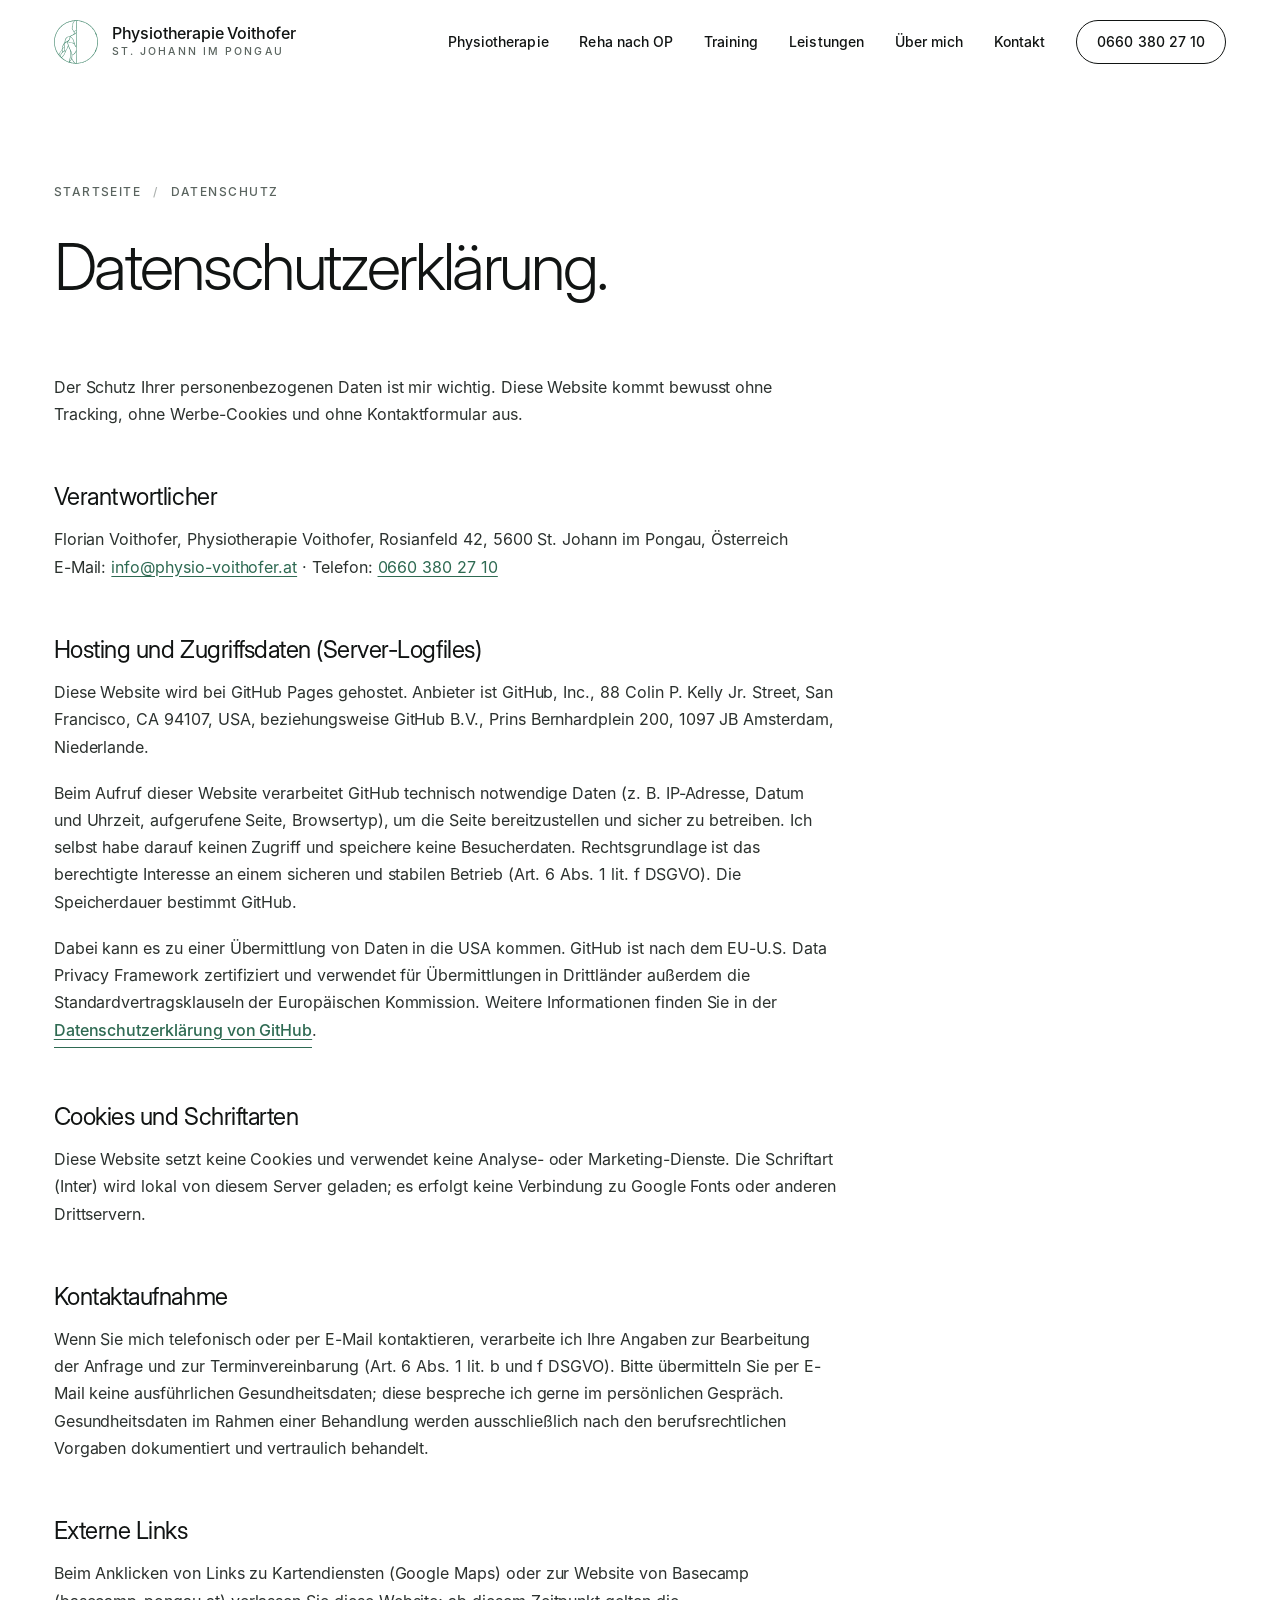
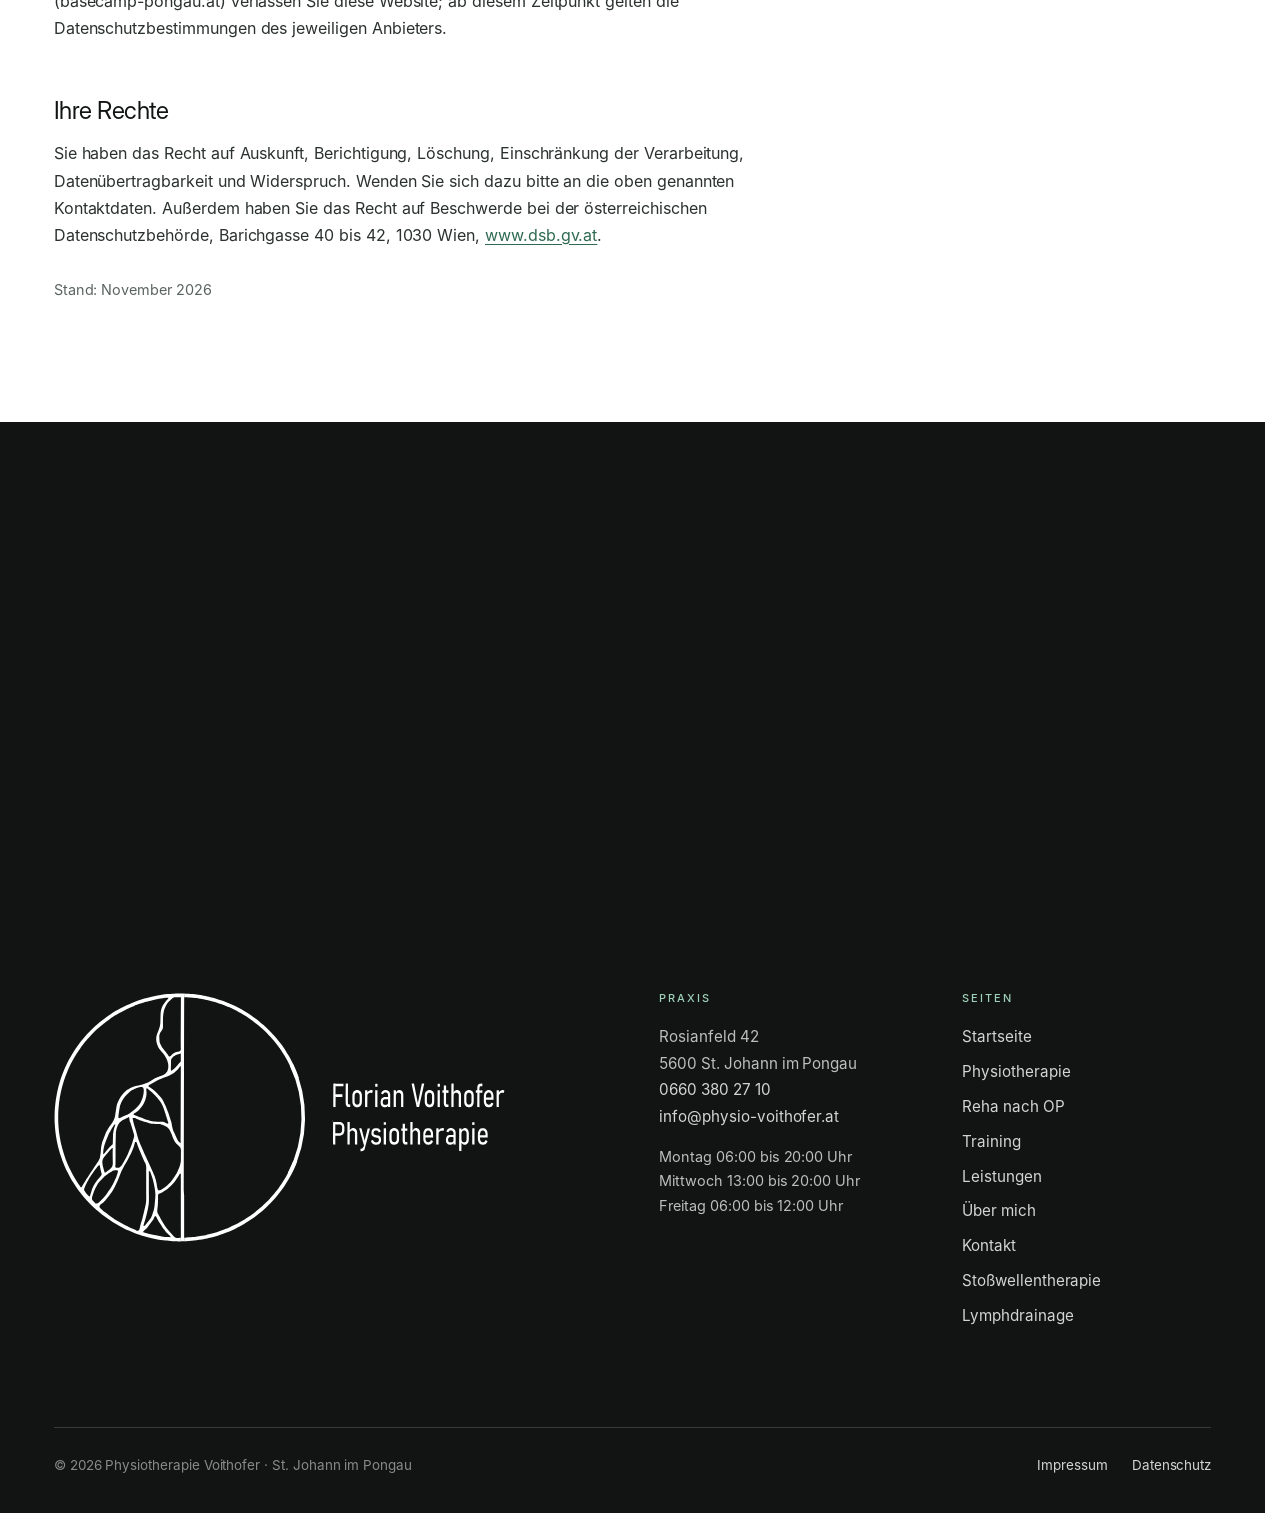
<file: datenschutz.html>
<!doctype html>
<html lang="de-AT">
<head>
<meta charset="utf-8">
<meta name="viewport" content="width=device-width,initial-scale=1">
<title>Datenschutzerklärung | Physiotherapie Voithofer</title>
<meta name="description" content="Informationen zur Verarbeitung personenbezogener Daten auf dieser Website.">
<meta name="robots" content="noindex,follow">
<link rel="canonical" href="https://physio-voithofer.at/datenschutz.html">
<meta name="theme-color" content="#ffffff">
<meta name="author" content="Physiotherapie Voithofer">
<meta name="geo.region" content="AT-5">
<meta name="geo.placename" content="St. Johann im Pongau">
<meta property="og:type" content="website">
<meta property="og:locale" content="de_AT">
<meta property="og:site_name" content="Physiotherapie Voithofer">
<meta property="og:title" content="Datenschutzerklärung | Physiotherapie Voithofer">
<meta property="og:description" content="Informationen zur Verarbeitung personenbezogener Daten auf dieser Website.">
<meta property="og:url" content="https://physio-voithofer.at/datenschutz.html">
<meta property="og:image" content="https://physio-voithofer.at/img/og-image.png">
<meta property="og:image:width" content="1200">
<meta property="og:image:height" content="630">
<meta name="twitter:card" content="summary_large_image">
<link rel="icon" href="img/favicon.svg" type="image/svg+xml">
<link rel="icon" href="img/favicon-32.png" sizes="32x32" type="image/png">
<link rel="apple-touch-icon" href="img/apple-touch-icon.png">
<link rel="preload" href="fonts/inter-400.woff" as="font" type="font/woff" crossorigin>
<link rel="preload" href="fonts/inter-500.woff" as="font" type="font/woff" crossorigin>
<link rel="preload" href="fonts/inter-display-300.woff" as="font" type="font/woff" crossorigin>
<link rel="stylesheet" href="css/style.css?v=202611171818">
<script>document.documentElement.classList.add('js');try{if(!sessionStorage.getItem('splash')&&!(window.matchMedia&&matchMedia('(prefers-reduced-motion: reduce)').matches)){document.documentElement.classList.add('splash-on');sessionStorage.setItem('splash','1')}}catch(e){}</script>

</head>
<body>
<a class="skip" href="#inhalt">Zum Inhalt springen</a>
<div class="splash" aria-hidden="true"><div class="splash-in"><div class="splash-logo"><svg viewBox="3 9 1403 1388" xmlns="http://www.w3.org/2000/svg"><path pathLength="1" d="M717 1393C715 1393 712 1393 705 1393C697 1393 679 1393 670 1392C661 1392 661 1392 651 1391C642 1390 625 1389 613 1387C601 1386 591 1384 579 1382C567 1380 553 1377 541 1374C530 1372 521 1369 510 1366C500 1363 488 1360 479 1356C469 1353 460 1350 451 1346C441 1342 430 1338 419 1333C409 1328 398 1323 388 1318C377 1313 368 1308 358 1302C348 1297 339 1291 329 1285C320 1279 311 1273 301 1266C291 1259 280 1251 270 1243C260 1235 250 1227 242 1220C234 1213 228 1208 220 1200C212 1192 202 1182 194 1173C185 1165 178 1156 171 1148C164 1140 158 1133 152 1125C145 1117 138 1107 132 1098C125 1088 118 1078 112 1068C105 1058 99 1047 94 1038C88 1028 84 1020 79 1010C74 1000 68 988 64 978C59 967 55 957 51 946C46 935 42 924 39 912C35 901 31 889 29 878C26 868 24 860 22 849C19 838 17 825 15 812C13 800 11 787 10 775C8 763 7 749 7 738C6 727 6 720 6 709C6 697 6 681 6 669C7 658 8 650 9 640C10 629 11 617 13 605C14 594 16 581 19 570C21 559 23 549 26 538C28 527 31 516 35 505C38 494 42 483 46 472C49 461 53 451 58 441C62 430 66 421 71 411C75 401 80 391 86 381C91 371 96 362 103 351C109 341 117 328 124 318C130 308 137 299 144 290C150 281 156 274 163 266C169 258 175 251 183 243C191 234 201 223 210 215C218 206 225 200 233 193C241 185 248 179 257 172C266 164 278 155 288 148C298 140 309 133 318 127C328 120 335 116 345 110C355 104 369 96 379 91C390 85 398 81 408 77C417 72 427 68 437 64C448 59 460 55 472 51C483 47 495 43 506 40C517 36 525 34 536 32C547 29 561 26 572 24C583 21 593 20 603 19C614 17 626 16 636 15C646 14 653 13 664 12C674 12 685 11 699 11C713 11 735 12 748 13C760 13 764 14 773 15C783 16 796 17 806 19C816 20 824 21 832 23C839 24 843 25 852 27C860 28 872 31 882 34C891 36 898 38 907 41C916 43 928 47 938 51C947 54 954 56 962 60C970 63 978 66 986 70C994 73 1004 78 1012 82C1020 85 1026 88 1034 93C1042 97 1052 103 1061 108C1069 112 1076 117 1084 122C1091 126 1098 131 1106 137C1113 142 1121 147 1128 153C1135 158 1143 164 1150 170C1157 175 1162 180 1169 186C1176 192 1183 199 1191 206C1198 213 1207 222 1213 229C1220 235 1224 240 1230 247C1236 253 1242 260 1248 268C1254 275 1261 284 1267 292C1273 300 1278 307 1283 314C1288 321 1292 327 1296 334C1301 342 1306 351 1311 359C1316 367 1321 376 1325 384C1330 393 1334 402 1338 410C1342 419 1346 426 1349 434C1352 442 1355 449 1358 457C1361 464 1366 478 1367 482C1369 486 1367 483 1367 483C1366 483 1367 483 1364 483C1360 483 1351 484 1348 484C1345 484 1349 489 1347 484C1344 479 1339 463 1335 453C1331 443 1327 434 1323 426C1319 417 1316 411 1312 403C1308 395 1304 387 1299 378C1295 370 1291 364 1285 355C1280 345 1271 332 1265 324C1259 315 1255 309 1249 302C1243 294 1236 285 1229 277C1222 268 1214 259 1207 252C1201 245 1196 240 1191 235C1186 229 1181 224 1176 220C1171 215 1170 213 1162 207C1155 200 1142 189 1130 180C1118 170 1101 157 1091 151C1082 144 1081 143 1073 139C1066 134 1053 126 1045 122C1038 117 1036 116 1029 113C1023 109 1014 105 1006 101C998 97 988 92 980 89C973 85 968 83 961 81C955 78 949 76 941 73C932 70 920 65 912 63C903 60 897 58 887 55C878 53 867 50 855 47C844 45 829 42 818 40C807 39 800 38 791 36C781 35 770 34 760 33C751 33 738 32 733 32C728 32 730 32 729 32C728 32 729 -190 728 33C728 256 728 1149 728 1372C728 1595 728 1372 729 1372C730 1372 726 1373 734 1372C742 1372 765 1370 775 1369C785 1368 785 1368 794 1367C802 1366 817 1364 825 1362C834 1361 838 1360 846 1358C854 1357 864 1354 872 1352C880 1350 887 1348 895 1346C902 1344 906 1343 917 1339C928 1335 950 1327 961 1323C972 1319 975 1318 982 1314C990 1311 1000 1306 1008 1302C1016 1298 1025 1294 1031 1290C1038 1287 1041 1285 1047 1281C1053 1278 1061 1273 1067 1269C1074 1265 1078 1263 1087 1256C1097 1250 1112 1239 1123 1230C1135 1221 1148 1210 1156 1203C1164 1196 1168 1193 1173 1188C1178 1183 1182 1179 1187 1174C1192 1169 1198 1162 1204 1156C1210 1150 1217 1143 1222 1136C1228 1130 1232 1125 1237 1118C1243 1112 1249 1104 1254 1096C1260 1089 1265 1081 1270 1073C1276 1065 1281 1056 1286 1048C1291 1040 1295 1033 1300 1024C1305 1015 1311 1004 1315 996C1320 987 1323 981 1326 972C1330 964 1335 951 1337 947C1339 942 1335 946 1338 946C1342 946 1354 947 1357 947C1361 947 1359 944 1358 948C1357 951 1352 962 1349 970C1346 977 1343 985 1339 993C1335 1000 1331 1009 1327 1017C1323 1024 1320 1031 1315 1039C1311 1046 1305 1056 1300 1064C1295 1072 1291 1079 1286 1086C1282 1093 1277 1099 1272 1106C1267 1112 1262 1119 1256 1127C1250 1134 1242 1144 1236 1151C1230 1158 1224 1164 1218 1171C1212 1178 1203 1186 1197 1192C1191 1198 1187 1202 1182 1207C1176 1212 1170 1218 1164 1223C1158 1228 1152 1233 1146 1238C1139 1243 1132 1249 1125 1254C1118 1259 1110 1265 1103 1270C1095 1275 1088 1280 1082 1284C1075 1289 1069 1292 1062 1296C1054 1301 1045 1306 1037 1310C1029 1315 1021 1318 1014 1322C1006 1326 998 1330 990 1333C982 1337 972 1341 964 1344C956 1347 950 1349 942 1352C934 1355 923 1359 916 1361C908 1364 903 1365 896 1367C888 1369 881 1371 872 1373C863 1375 849 1379 841 1380C833 1382 832 1382 824 1383C817 1384 805 1386 796 1387C787 1388 779 1389 770 1390C760 1391 749 1392 740 1392C731 1393 721 1393 717 1393C713 1393 719 1393 717 1393Z"/><path pathLength="1" d="M650 362C650 362 651 362 653 360C655 358 660 352 664 349C667 346 669 344 672 343C675 341 679 339 683 338C688 336 696 335 699 334C703 333 703 333 705 332C706 332 706 332 706 331C707 330 708 329 708 328C709 327 709 325 709 324C709 322 710 325 710 318C710 310 709 326 709 278C709 231 710 74 710 33C710 -7 710 32 710 32C710 32 715 32 709 32C704 32 682 32 676 32C670 32 674 32 673 33C672 33 671 33 668 35C665 37 659 41 655 45C651 48 648 51 645 54C641 58 639 60 637 64C634 67 632 71 630 74C628 78 626 80 625 84C623 87 621 91 620 95C618 99 617 104 616 107C615 111 614 111 613 117C613 123 611 134 610 144C610 153 610 165 610 174C610 182 610 188 610 194C610 199 610 202 609 205C609 207 608 209 607 210C607 212 607 211 605 214C603 217 597 225 596 228C594 231 594 230 594 232C593 234 591 239 590 242C590 244 590 246 590 248C589 250 589 249 589 254C590 259 591 274 591 280C592 286 593 286 594 289C594 291 595 293 597 296C598 299 600 302 603 306C605 311 607 314 613 321C618 328 630 343 634 349C639 355 639 357 641 359C642 361 643 362 645 362C646 363 649 362 650 362C651 362 649 363 650 362Z"/><path pathLength="1" d="M156 1092C156 1091 156 1093 157 1091C159 1088 162 1081 166 1075C169 1070 164 1077 177 1057C190 1037 231 975 243 955C256 936 250 944 252 940C254 937 255 935 256 933C257 930 257 931 258 927C259 923 261 915 261 909C262 904 263 899 263 893C264 887 264 879 265 874C265 868 266 865 267 860C267 856 269 851 270 847C271 843 269 846 273 837C276 828 286 803 290 793C294 783 294 783 297 778C300 772 303 767 308 759C312 752 322 739 326 734C330 728 330 728 331 725C333 722 335 719 336 715C338 711 340 705 341 702C342 698 342 703 343 693C345 684 349 655 351 644C352 633 353 632 355 627C356 623 357 620 359 617C360 613 362 610 364 606C366 602 368 598 371 594C373 590 375 586 379 582C382 578 386 572 390 568C393 564 396 561 400 558C403 554 407 551 411 549C415 546 420 543 424 541C427 539 429 538 432 537C436 535 439 533 445 532C450 530 455 528 465 526C475 523 495 518 504 515C512 513 511 513 515 511C520 509 523 509 532 504C542 499 563 486 572 482C580 477 579 478 584 477C589 475 596 472 601 470C607 468 611 466 614 464C618 462 620 461 622 459C624 457 625 457 626 455C628 453 630 451 631 449C633 446 634 444 635 441C636 439 637 438 637 435C638 433 639 430 639 427C640 424 640 418 640 415C640 412 640 410 639 408C639 405 639 404 638 401C637 397 636 391 634 386C633 381 631 376 628 372C626 367 623 362 620 358C617 354 617 353 612 348C608 342 597 329 593 324C588 318 588 317 587 315C585 312 584 310 583 308C581 305 580 301 579 298C577 295 577 293 576 288C575 284 573 277 573 273C572 268 572 265 572 261C573 257 573 254 574 251C574 247 573 249 576 242C578 235 585 217 588 208C591 199 592 195 593 189C595 183 595 183 595 173C596 163 596 140 597 130C597 121 597 121 597 116C598 112 599 107 600 103C600 100 601 99 602 96C603 93 604 89 606 85C607 82 609 79 612 74C614 70 618 65 623 59C627 53 636 43 639 40C642 36 640 39 640 39C640 38 641 36 640 35C638 35 637 35 631 35C624 36 611 37 598 39C585 42 565 45 552 48C538 51 529 54 517 57C504 61 487 67 475 71C464 74 457 77 449 81C441 84 435 86 425 91C415 95 399 103 389 109C378 114 371 118 365 122C358 125 353 128 347 132C342 135 337 138 332 142C326 145 320 150 313 155C306 160 297 166 290 172C283 177 279 180 271 187C262 193 248 206 241 213C233 219 230 222 225 228C219 233 215 238 208 246C201 253 189 266 183 274C176 281 174 284 169 291C163 297 158 305 151 315C144 325 134 339 127 351C119 363 112 374 106 387C99 399 92 412 87 424C81 437 74 453 70 463C67 472 66 474 64 481C61 488 58 499 55 506C53 512 53 515 51 522C49 530 45 541 43 550C41 558 40 565 39 573C37 580 36 585 34 595C33 605 31 619 30 632C28 645 27 663 26 675C26 688 26 697 26 707C26 716 26 720 26 731C27 742 29 762 29 772C30 782 30 782 31 789C32 796 34 807 35 816C37 824 39 834 40 841C42 848 43 853 45 859C46 865 47 871 49 878C51 885 54 894 57 902C59 911 62 919 65 926C67 934 70 940 73 948C76 955 79 964 83 971C86 979 88 983 92 991C95 998 101 1009 105 1016C108 1024 110 1026 115 1034C119 1042 126 1054 133 1064C139 1073 148 1087 152 1091C155 1096 151 1092 152 1092C153 1092 155 1092 156 1092C157 1092 156 1092 156 1092Z"/><path pathLength="1" d="M659 441C660 441 661 439 663 438C664 436 668 434 671 432C673 430 674 429 677 426C680 423 684 419 688 414C693 409 700 400 704 396C707 392 708 394 709 392C709 389 709 388 709 381C710 373 709 355 709 349C709 344 710 347 709 347C708 346 707 346 705 347C703 347 698 349 695 350C692 351 689 351 686 353C683 354 681 355 678 357C675 358 673 360 671 362C668 363 665 366 663 368C662 369 661 371 660 373C658 375 657 377 657 378C656 379 656 378 655 381C655 383 655 381 655 390C655 400 654 429 654 438C654 446 654 441 655 441C656 442 658 441 659 441C660 441 658 442 659 441Z"/><path pathLength="1" d="M709 844C709 774 710 494 710 423C710 352 710 420 709 419C708 418 708 416 705 419C703 421 698 428 695 432C692 436 690 438 686 441C683 445 677 449 674 452C670 455 668 456 664 459C659 462 656 464 646 468C636 472 614 480 604 485C593 489 593 489 584 494C574 498 557 508 549 513C540 517 536 520 533 522C530 523 531 523 530 524C529 525 529 527 530 529C531 530 532 531 537 534C541 538 552 545 558 550C564 555 568 558 574 565C581 571 591 582 596 588C601 593 601 594 603 597C605 600 607 603 609 607C611 610 613 614 615 618C617 623 619 625 622 634C626 642 633 659 636 668C640 676 640 677 643 687C647 697 654 719 656 728C659 736 657 731 658 736C659 740 660 749 661 754C662 759 663 761 664 766C666 771 668 777 672 785C675 794 683 810 687 818C690 826 692 828 694 831C696 835 697 836 699 838C701 840 703 843 705 844C706 845 708 844 709 844C710 844 709 914 709 844Z"/><path pathLength="1" d="M370 706C376 703 396 694 405 689C415 685 420 681 425 678C430 675 431 674 434 672C437 670 437 670 443 665C449 660 462 648 468 642C474 636 475 634 478 630C481 627 482 625 484 621C486 617 489 610 491 606C493 601 495 597 496 592C498 587 499 581 500 576C501 571 502 568 502 563C503 559 503 553 503 550C503 547 503 546 502 545C502 543 502 542 501 540C501 539 500 538 499 537C499 536 498 535 497 535C496 534 496 534 495 533C494 533 493 533 492 532C490 532 490 532 487 532C485 533 482 533 478 534C473 536 463 539 458 541C453 542 452 543 448 545C445 546 442 548 439 550C435 552 432 554 428 557C425 559 422 562 418 566C414 570 408 576 404 581C399 585 397 588 394 593C390 597 386 603 384 607C381 612 379 615 378 619C376 623 374 627 373 632C371 637 370 641 368 648C367 654 366 664 365 673C363 681 362 691 362 696C361 701 362 699 362 701C362 702 362 703 363 704C363 705 363 705 364 706C364 706 364 706 365 706C366 706 369 706 370 706C370 706 364 709 370 706Z"/><path pathLength="1" d="M638 736C639 736 639 736 639 735C640 734 640 733 639 731C639 730 642 737 638 726C635 715 623 679 618 664C613 649 610 642 607 636C605 630 606 633 604 629C603 626 599 621 597 617C595 614 594 612 591 609C589 605 586 602 581 597C577 591 569 582 564 578C560 573 562 574 555 569C549 563 530 547 525 543C519 538 523 541 522 541C521 541 518 541 518 541C517 541 517 541 517 542C517 543 517 541 517 546C517 550 518 561 518 568C518 574 517 581 516 587C515 593 513 599 511 605C509 611 507 617 504 622C502 627 500 631 496 636C493 641 488 647 484 651C481 655 479 657 476 660C473 663 471 665 466 669C461 673 451 679 447 682C444 684 447 682 447 683C447 684 446 686 447 687C447 688 445 687 451 689C457 692 473 698 482 701C490 704 493 705 501 708C508 710 519 715 526 717C532 719 535 720 538 721C541 722 539 722 543 722C546 723 547 724 558 724C568 725 597 726 606 727C615 727 610 727 612 728C614 728 615 728 618 730C622 731 629 735 632 736C635 737 637 736 638 736C639 736 638 736 638 736Z"/><path pathLength="1" d="M360 983C361 982 364 982 366 981C367 981 368 981 370 979C372 978 375 975 377 972C379 970 380 969 382 965C384 962 387 959 390 952C394 946 400 935 404 927C408 920 409 918 414 907C419 895 430 869 434 857C439 846 438 848 440 840C443 831 448 815 449 809C450 802 449 805 449 803C449 800 450 805 447 794C444 782 433 746 429 735C426 724 426 729 426 726C425 724 424 722 424 718C423 714 423 706 422 704C422 701 422 703 422 702C421 702 421 702 421 702C420 702 419 701 417 702C414 703 412 705 408 707C403 709 394 713 389 716C384 718 382 720 379 722C376 723 375 724 373 727C370 729 367 733 365 736C362 739 361 741 360 744C358 747 356 751 355 755C353 759 352 765 351 769C350 774 349 777 348 781C348 785 348 777 347 793C347 808 346 847 346 874C345 901 346 938 345 955C345 972 344 971 344 975C344 979 344 977 345 978C345 979 345 979 346 980C346 981 347 982 349 982C350 983 351 983 353 983C355 983 359 983 360 983C361 983 359 983 360 983Z"/><path pathLength="1" d="M591 1109C592 1108 593 1108 595 1107C597 1106 598 1106 602 1103C606 1101 614 1096 619 1092C624 1089 629 1085 633 1081C637 1078 640 1075 644 1070C648 1066 653 1061 657 1056C662 1050 667 1043 671 1037C675 1032 677 1028 680 1023C683 1018 687 1012 689 1007C692 1002 693 1000 695 994C697 989 700 982 702 977C704 972 705 968 706 964C707 959 708 953 709 949C710 944 710 948 710 938C710 928 710 899 710 889C710 880 710 883 709 881C709 878 709 877 708 875C707 873 706 870 705 869C704 867 704 866 701 864C698 861 690 854 687 851C684 848 684 848 683 846C681 845 681 845 679 841C676 837 672 830 669 822C665 815 661 803 658 795C655 788 651 780 649 776C647 772 647 772 645 770C644 767 643 766 641 764C639 762 637 760 636 759C634 757 635 757 631 756C628 754 620 750 616 748C611 746 609 745 606 744C603 743 603 742 600 742C597 741 596 740 588 739C580 739 560 738 551 737C541 736 540 736 534 734C527 733 520 731 512 728C504 726 492 722 485 719C479 717 477 716 473 714C468 712 460 708 457 707C453 705 454 706 452 705C449 705 444 705 442 705C440 705 441 705 441 706C441 707 440 704 441 710C443 717 447 733 449 744C452 755 456 764 459 775C462 787 467 803 470 813C472 822 472 822 476 830C479 839 483 850 490 864C496 879 504 899 513 919C523 939 536 968 544 985C552 1003 557 1015 561 1025C565 1034 566 1037 567 1042C569 1047 570 1052 571 1056C572 1061 573 1064 574 1070C575 1075 576 1084 577 1090C579 1095 580 1100 581 1103C582 1105 582 1105 583 1106C583 1107 584 1108 585 1108C585 1109 585 1109 586 1109C587 1109 590 1109 591 1109C592 1109 590 1109 591 1109Z"/><path pathLength="1" d="M281 906C281 905 282 905 284 902C287 899 292 891 296 887C299 883 300 882 304 878C307 874 314 866 318 863C322 859 325 857 327 855C329 853 329 853 329 852C330 850 330 853 330 845C331 836 331 811 331 801C332 792 332 795 333 789C333 783 336 773 337 768C338 763 337 764 339 761C340 757 343 749 344 746C345 743 345 742 344 742C343 741 341 741 340 742C339 742 340 742 339 743C338 745 337 746 334 751C331 755 324 765 321 772C317 778 314 783 312 788C309 793 308 795 305 802C301 810 295 825 291 835C288 844 285 854 282 862C280 869 279 876 278 881C278 885 278 886 277 890C277 894 277 903 277 905C277 908 277 906 277 906C278 906 280 906 281 906C281 906 280 906 281 906Z"/><path pathLength="1" d="M472 1333C472 1333 473 1333 474 1332C475 1332 475 1331 476 1330C477 1329 478 1330 479 1324C481 1319 483 1307 486 1297C488 1287 491 1283 495 1266C500 1250 508 1214 511 1199C515 1184 514 1182 515 1176C516 1170 516 1169 516 1165C517 1160 517 1173 517 1149C517 1124 516 1042 516 1015C516 988 517 994 517 987C517 981 516 979 516 976C516 973 516 972 515 970C515 967 515 966 512 959C509 952 503 940 498 928C492 915 483 893 479 884C475 875 476 878 474 872C471 865 466 850 464 844C462 839 462 840 461 839C460 838 458 839 457 839C456 839 456 839 456 840C455 841 454 840 453 846C451 851 448 864 445 872C442 880 441 883 436 894C431 904 423 922 415 936C408 950 397 967 392 977C386 988 383 992 381 998C378 1004 377 1005 375 1011C372 1018 367 1031 364 1038C361 1046 359 1050 356 1057C353 1064 350 1071 346 1079C343 1086 338 1096 334 1103C330 1110 329 1112 323 1121C317 1130 303 1147 296 1156C289 1165 285 1169 280 1174C275 1179 268 1184 264 1187C261 1189 261 1189 260 1191C258 1192 257 1194 256 1195C256 1197 256 1198 256 1200C256 1201 257 1202 258 1204C258 1205 259 1206 261 1208C263 1210 264 1211 269 1215C273 1219 277 1223 288 1231C298 1239 320 1256 331 1263C341 1271 342 1271 352 1277C361 1283 377 1292 389 1298C402 1305 418 1313 428 1317C437 1322 439 1322 445 1325C450 1327 458 1331 461 1332C465 1334 464 1333 466 1333C467 1334 471 1333 472 1333C473 1333 471 1333 472 1333Z"/><path pathLength="1" d="M290 1009C293 1007 302 1001 306 997C310 994 312 992 315 989C318 986 323 981 325 978C327 975 328 973 328 972C329 970 329 970 329 967C330 965 330 965 330 957C330 948 330 929 330 916C329 902 330 883 330 876C330 869 330 874 329 873C328 873 326 873 326 873C325 873 331 867 325 874C318 881 294 908 287 917C279 926 280 926 279 928C277 931 276 932 276 934C275 936 274 938 274 940C273 942 273 943 272 945C272 947 272 949 272 953C272 956 273 961 273 966C274 970 275 973 277 981C278 988 283 1003 285 1008C286 1013 285 1009 286 1009C287 1009 289 1009 290 1009C291 1009 287 1011 290 1009Z"/><path pathLength="1" d="M202 1142C202 1141 202 1144 204 1137C207 1129 214 1106 217 1098C219 1089 219 1091 221 1088C222 1085 223 1083 225 1080C226 1077 228 1073 231 1070C233 1067 232 1067 238 1060C243 1053 258 1036 263 1029C268 1023 267 1024 268 1022C269 1020 268 1019 268 1018C268 1016 268 1017 267 1014C266 1010 264 1002 263 995C261 988 259 977 258 972C257 968 258 970 257 969C256 969 255 967 253 969C250 972 245 977 241 983C236 988 229 997 224 1005C218 1012 210 1024 207 1029C203 1035 205 1031 202 1038C198 1044 188 1063 184 1070C180 1078 180 1078 177 1084C175 1089 172 1097 171 1101C169 1105 170 1105 170 1106C171 1108 171 1108 172 1111C174 1114 178 1120 181 1123C183 1126 183 1126 186 1129C188 1132 195 1140 198 1142C200 1144 201 1142 202 1142C203 1142 202 1143 202 1142Z"/><path pathLength="1" d="M242 1182C242 1182 245 1181 246 1180C247 1180 248 1179 249 1178C251 1177 251 1178 256 1173C261 1168 274 1155 281 1147C288 1140 293 1133 297 1128C301 1122 301 1121 306 1114C310 1108 318 1095 322 1089C326 1084 326 1083 328 1079C330 1076 331 1075 334 1068C337 1061 344 1046 347 1039C350 1033 350 1034 351 1029C353 1025 355 1018 356 1014C358 1010 358 1007 359 1004C359 1002 359 1001 359 1000C358 999 357 998 357 998C356 997 355 997 353 996C352 996 349 996 347 996C344 996 340 997 338 997C336 998 336 998 334 999C332 999 331 999 327 1002C322 1004 314 1009 308 1014C302 1018 295 1023 291 1027C286 1031 285 1032 279 1038C273 1044 260 1056 255 1063C249 1069 248 1071 245 1076C241 1081 239 1087 236 1093C233 1099 230 1104 227 1113C223 1121 218 1137 216 1144C214 1150 214 1148 214 1151C214 1153 214 1157 215 1159C215 1161 216 1162 217 1163C217 1164 217 1164 220 1167C222 1170 230 1178 232 1180C235 1182 233 1181 234 1181C235 1182 236 1182 237 1182C238 1182 241 1182 242 1182C243 1182 241 1182 242 1182Z"/><path pathLength="1" d="M502 1307C503 1307 505 1308 507 1307C509 1306 508 1306 512 1301C516 1296 528 1282 532 1276C537 1270 538 1268 540 1265C542 1262 543 1262 544 1259C546 1255 548 1250 550 1244C552 1239 556 1229 557 1224C559 1218 559 1216 560 1211C561 1206 562 1204 563 1193C564 1181 567 1156 567 1145C568 1133 568 1132 567 1126C567 1119 566 1113 565 1105C564 1097 562 1086 560 1077C558 1068 556 1059 554 1051C552 1043 550 1036 547 1029C545 1021 541 1011 539 1007C538 1003 538 1003 537 1003C537 1002 537 1002 537 1002C536 1002 534 1002 533 1002C533 1002 533 1001 532 1003C532 1004 532 985 531 1011C531 1037 532 1131 532 1158C532 1185 532 1169 531 1174C531 1178 531 1181 530 1187C530 1192 529 1198 527 1205C526 1212 524 1221 522 1229C520 1238 518 1245 515 1257C512 1268 505 1292 503 1300C500 1308 502 1302 502 1303C502 1304 502 1306 502 1307C502 1307 502 1307 502 1307C502 1307 502 1307 502 1307Z"/><path pathLength="1" d="M709 1373C709 1373 710 1426 710 1372C710 1317 709 1105 709 1047C710 989 710 1028 710 1023C710 1018 710 1018 710 1017C709 1015 710 1016 709 1016C708 1016 706 1016 706 1016C705 1016 705 1016 705 1016C704 1017 703 1017 702 1020C700 1023 697 1028 693 1035C689 1041 682 1051 677 1058C672 1064 668 1069 664 1074C660 1078 658 1081 653 1085C649 1089 642 1095 637 1099C631 1103 627 1107 622 1110C616 1114 611 1117 605 1120C600 1123 593 1125 589 1127C586 1128 587 1128 586 1129C586 1129 585 1130 585 1131C584 1131 584 1132 583 1133C583 1134 583 1134 582 1138C582 1142 583 1152 583 1158C583 1163 582 1167 582 1173C582 1179 582 1186 581 1194C580 1201 579 1213 578 1218C578 1223 578 1222 578 1225C578 1227 579 1230 579 1232C580 1234 577 1230 582 1237C586 1245 599 1269 605 1279C610 1289 612 1292 616 1297C619 1303 622 1307 626 1312C629 1317 633 1322 636 1326C639 1330 640 1332 644 1336C647 1340 651 1344 657 1350C664 1356 672 1369 681 1372C689 1376 704 1373 709 1373C714 1373 709 1373 709 1373Z"/><path pathLength="1" d="M651 1370C651 1370 652 1370 652 1370C652 1369 654 1369 651 1366C649 1363 640 1354 636 1350C631 1345 629 1342 626 1339C623 1335 621 1333 618 1329C614 1325 611 1320 607 1314C603 1308 598 1301 594 1294C589 1287 584 1278 581 1272C577 1265 573 1258 571 1255C569 1251 570 1253 570 1253C569 1252 567 1252 566 1253C565 1253 566 1251 565 1254C563 1256 560 1263 558 1267C556 1270 558 1269 552 1277C547 1284 532 1303 526 1311C520 1319 518 1320 514 1324C510 1328 505 1332 503 1335C500 1337 500 1337 500 1338C499 1339 500 1341 500 1342C500 1342 495 1341 500 1342C505 1344 520 1348 529 1350C538 1353 545 1354 554 1356C564 1358 576 1361 585 1362C593 1364 595 1364 603 1365C612 1366 629 1369 637 1369C645 1370 649 1370 651 1370C653 1370 651 1370 651 1370Z"/><path pathLength="1" d="M1335 405A688 688 0 0 1 1324 1020L1307 1011A668 668 0 0 0 1317 414Z"/></svg><img src="img/logo-symbol-gruen.svg" alt="Logo Physiotherapie Voithofer" width="1403" height="1388"></div><p class="splash-name">Physiotherapie Voithofer</p></div></div>
<header class="header">
  <div class="container">
    <a class="brand" href="index.html" aria-label="Physiotherapie Voithofer, zur Startseite">
      <img src="img/logo-symbol-gruen.svg" alt="Logo Physiotherapie Voithofer" width="44" height="44">
      <span class="brand-text"><span class="brand-name">Physiotherapie Voithofer</span><span class="brand-sub">St. Johann im Pongau</span></span>
    </a>
    <button class="burger" aria-expanded="false" aria-controls="nav" aria-label="Menü öffnen"><span></span><span></span></button>
    <nav class="nav" id="nav" aria-label="Hauptnavigation">
      <a class="nav-link" href="physiotherapie-st-johann-im-pongau.html">Physiotherapie</a>
<a class="nav-link" href="reha-nach-operation-pongau.html">Reha nach OP</a>
<a class="nav-link" href="training-trainingstherapie-st-johann.html">Training</a>
<a class="nav-link" href="leistungen.html">Leistungen</a>
<a class="nav-link" href="ueber-mich.html">Über mich</a>
<a class="nav-link" href="kontakt.html">Kontakt</a>
      <a class="btn" href="tel:+436603802710">0660 380 27 10</a>
    </nav>
  </div>
</header>
<a class="call-fab" href="tel:+436603802710" aria-label="Termin telefonisch vereinbaren"><svg viewBox="0 0 24 24" fill="none" stroke="currentColor" stroke-width="1.5" aria-hidden="true"><path d="M5 4h4l2 5-2.5 1.5a11 11 0 0 0 5 5L15 13l5 2v4a1 1 0 0 1-1 1A15 15 0 0 1 4 5a1 1 0 0 1 1-1z" stroke-linejoin="round"/></svg><span>Termin vereinbaren</span></a>
<main id="inhalt">
<section class="page-hero" aria-labelledby="seitentitel" style="padding-bottom:40px"><div class="container">
  <nav class="crumbs" aria-label="Brotkrumen"><a href="index.html">Startseite</a><span aria-hidden="true">/</span><span>Datenschutz</span></nav>
  <h1 id="seitentitel" class="h-xl" style="font-size:clamp(2.4rem,5vw,4.4rem)">Datenschutz&shy;erklärung.</h1>
</div></section>
<div class="container"><div class="legal">
<p>Der Schutz Ihrer personenbezogenen Daten ist mir wichtig. Diese Website kommt bewusst ohne Tracking, ohne Werbe-Cookies und ohne Kontaktformular aus.</p>
<h2>Verantwortlicher</h2>
<p>Florian Voithofer, Physiotherapie Voithofer, Rosianfeld 42, 5600 St. Johann im Pongau, Österreich<br>E-Mail: <a href="mailto:info@physio-voithofer.at">info@physio-voithofer.at</a> · Telefon: <a href="tel:+436603802710">0660 380 27 10</a></p>
<h2>Hosting und Zugriffsdaten (Server-Logfiles)</h2>
<p>Diese Website wird bei GitHub Pages gehostet. Anbieter ist GitHub, Inc., 88 Colin P. Kelly Jr. Street, San Francisco, CA 94107, USA, beziehungsweise GitHub B.V., Prins Bernhardplein 200, 1097 JB Amsterdam, Niederlande.</p>
<p>Beim Aufruf dieser Website verarbeitet GitHub technisch notwendige Daten (z. B. IP-Adresse, Datum und Uhrzeit, aufgerufene Seite, Browsertyp), um die Seite bereitzustellen und sicher zu betreiben. Ich selbst habe darauf keinen Zugriff und speichere keine Besucherdaten. Rechtsgrundlage ist das berechtigte Interesse an einem sicheren und stabilen Betrieb (Art. 6 Abs. 1 lit. f DSGVO). Die Speicherdauer bestimmt GitHub.</p>
<p>Dabei kann es zu einer Übermittlung von Daten in die USA kommen. GitHub ist nach dem EU-U.S. Data Privacy Framework zertifiziert und verwendet für Übermittlungen in Drittländer außerdem die Standardvertragsklauseln der Europäischen Kommission. Weitere Informationen finden Sie in der <a class="link" href="https://docs.github.com/de/site-policy/privacy-policies/github-general-privacy-statement" target="_blank" rel="noopener">Datenschutzerklärung von GitHub</a>.</p>
<h2>Cookies und Schriftarten</h2>
<p>Diese Website setzt keine Cookies und verwendet keine Analyse- oder Marketing-Dienste. Die Schriftart (Inter) wird lokal von diesem Server geladen; es erfolgt keine Verbindung zu Google Fonts oder anderen Drittservern.</p>
<h2>Kontaktaufnahme</h2>
<p>Wenn Sie mich telefonisch oder per E-Mail kontaktieren, verarbeite ich Ihre Angaben zur Bearbeitung der Anfrage und zur Terminvereinbarung (Art. 6 Abs. 1 lit. b und f DSGVO). Bitte übermitteln Sie per E-Mail keine ausführlichen Gesundheitsdaten; diese bespreche ich gerne im persönlichen Gespräch. Gesundheitsdaten im Rahmen einer Behandlung werden ausschließlich nach den berufsrechtlichen Vorgaben dokumentiert und vertraulich behandelt.</p>
<h2>Externe Links</h2>
<p>Beim Anklicken von Links zu Kartendiensten (Google Maps) oder zur Website von Basecamp (basecamp-pongau.at) verlassen Sie diese Website; ab diesem Zeitpunkt gelten die Datenschutzbestimmungen des jeweiligen Anbieters.</p>
<h2>Ihre Rechte</h2>
<p>Sie haben das Recht auf Auskunft, Berichtigung, Löschung, Einschränkung der Verarbeitung, Datenübertragbarkeit und Widerspruch. Wenden Sie sich dazu bitte an die oben genannten Kontaktdaten. Außerdem haben Sie das Recht auf Beschwerde bei der österreichischen Datenschutzbehörde, Barichgasse 40 bis 42, 1030 Wien, <a href="https://www.dsb.gv.at" target="_blank" rel="noopener">www.dsb.gv.at</a>.</p>
<p style="margin-top:2em;color:var(--muted);font-size:.9rem">Stand: November 2026</p>
</div></div>
</main>
<section class="cta" aria-labelledby="cta-h">
  <div class="container">
    <div class="cta-grid">
      <div>
        <span class="eyebrow" data-reveal>Termin</span>
        <h2 id="cta-h" data-reveal style="--d:.08s">Ihr nächster Schritt.</h2>
      </div>
      <div data-reveal style="--d:.16s">
        <p>Termine vereinbare ich telefonisch. Ich freue mich auf Ihren Anruf.</p>
        <a class="tel" href="tel:+436603802710">0660 380 27 10</a>
        <a class="btn btn--light" href="mailto:info@physio-voithofer.at">E-Mail schreiben</a>
      </div>
    </div>
  </div>
  <footer class="footer" style="margin-top:clamp(72px,9vw,128px)">
    <div class="container">
      <div class="top">
        <div class="f-logo"><img src="img/logo-weiss.svg" alt="Logo Physiotherapie Voithofer" width="440" height="243" loading="lazy"></div>
        <div class="f-col">
          <h4>Praxis</h4>
          <address>Rosianfeld 42<br>5600 St. Johann im Pongau<br><a href="tel:+436603802710">0660 380 27 10</a><br><a href="mailto:info@physio-voithofer.at">info@physio-voithofer.at</a></address>
          <p style="margin-top:14px;font-size:.9rem">Montag 06:00 bis 20:00 Uhr<br>Mittwoch 13:00 bis 20:00 Uhr<br>Freitag 06:00 bis 12:00 Uhr</p>
        </div>
        <div class="f-col">
          <h4>Seiten</h4>
          <ul>
            <li><a href="index.html">Startseite</a></li>
            <li><a href="physiotherapie-st-johann-im-pongau.html">Physiotherapie</a></li>
<li><a href="reha-nach-operation-pongau.html">Reha nach OP</a></li>
<li><a href="training-trainingstherapie-st-johann.html">Training</a></li>
<li><a href="leistungen.html">Leistungen</a></li>
<li><a href="ueber-mich.html">Über mich</a></li>
<li><a href="kontakt.html">Kontakt</a></li>
            <li><a href="stosswellentherapie-pongau.html">Stoßwellentherapie</a></li>
            <li><a href="lymphdrainage-pongau.html">Lymphdrainage</a></li>
          </ul>
        </div>
      </div>
      <div class="bottom">
        <span>© <span id="year">2026</span> Physiotherapie Voithofer · St. Johann im Pongau</span>
        <nav aria-label="Rechtliches"><a href="impressum.html">Impressum</a><a href="datenschutz.html">Datenschutz</a></nav>
      </div>
    </div>
  </footer>
</section>
<script src="js/main.js?v=202611171818" defer></script>
</body>
</html>
</file>
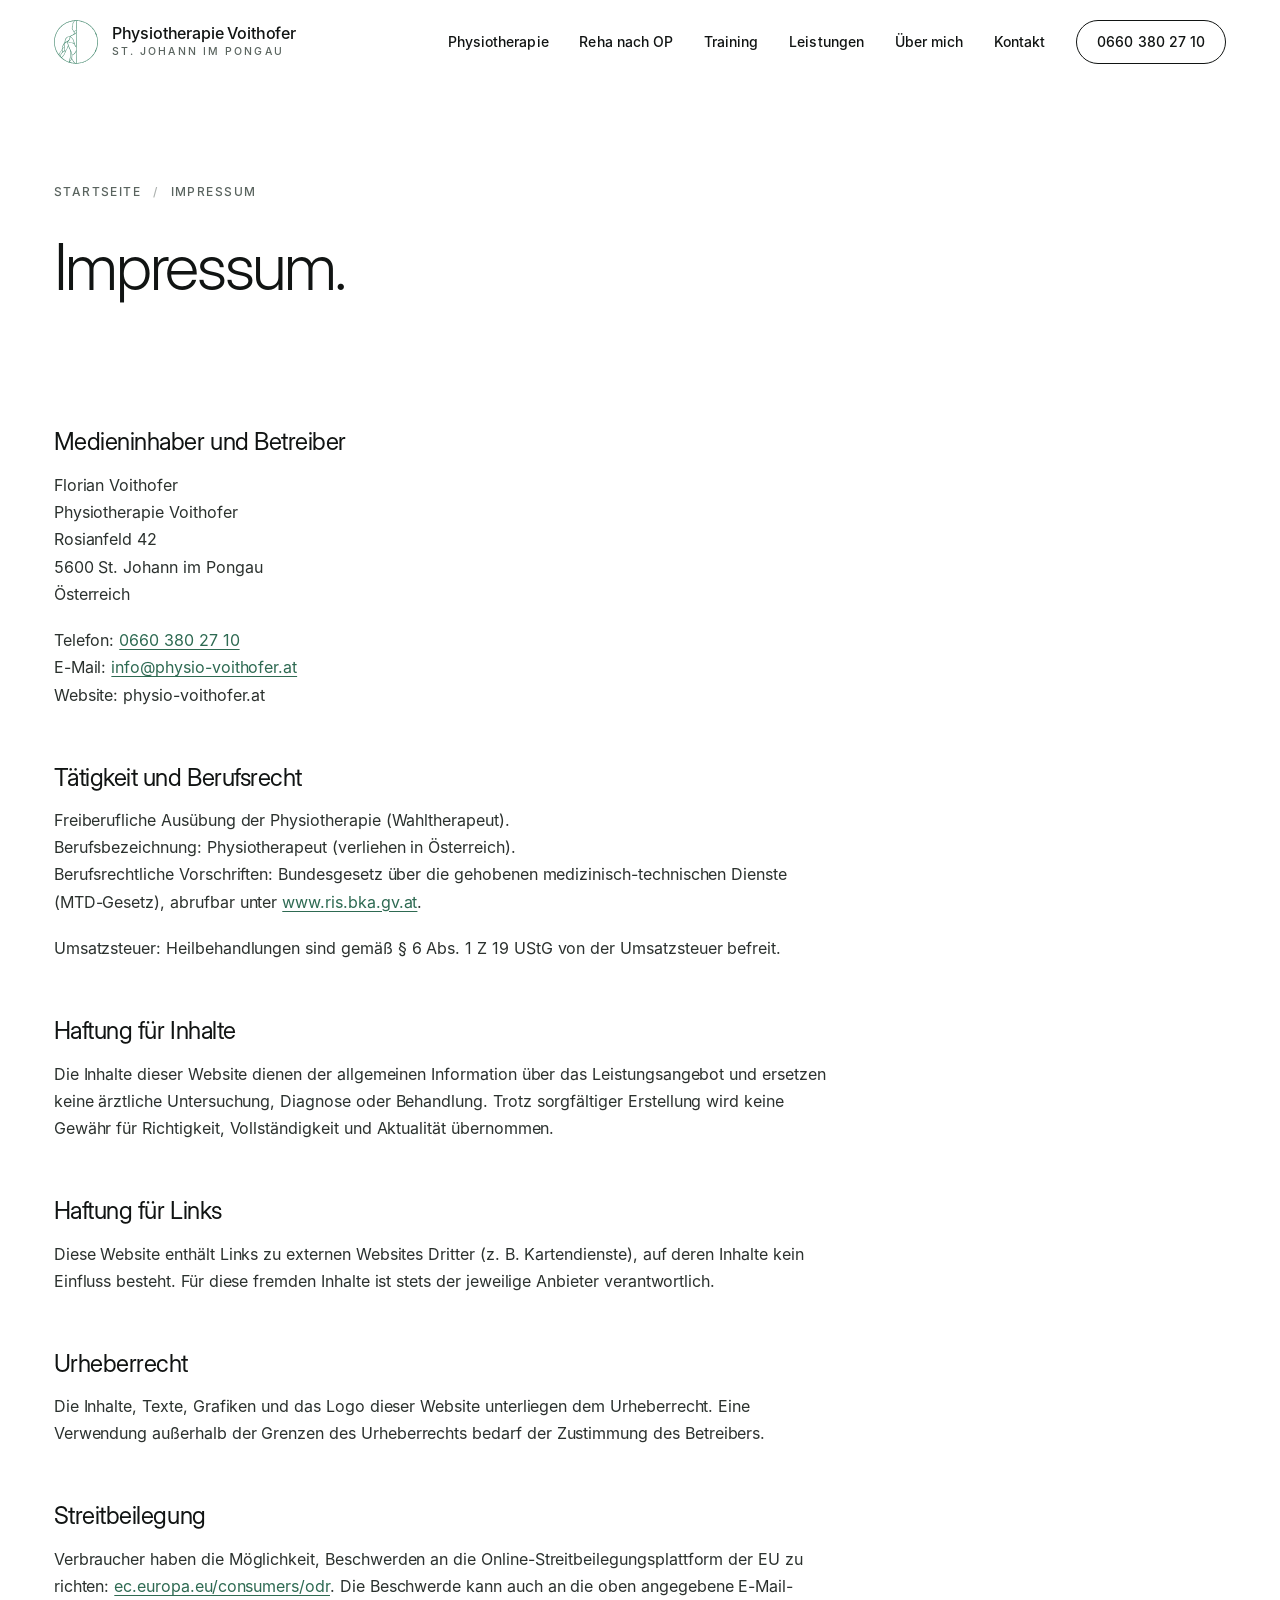
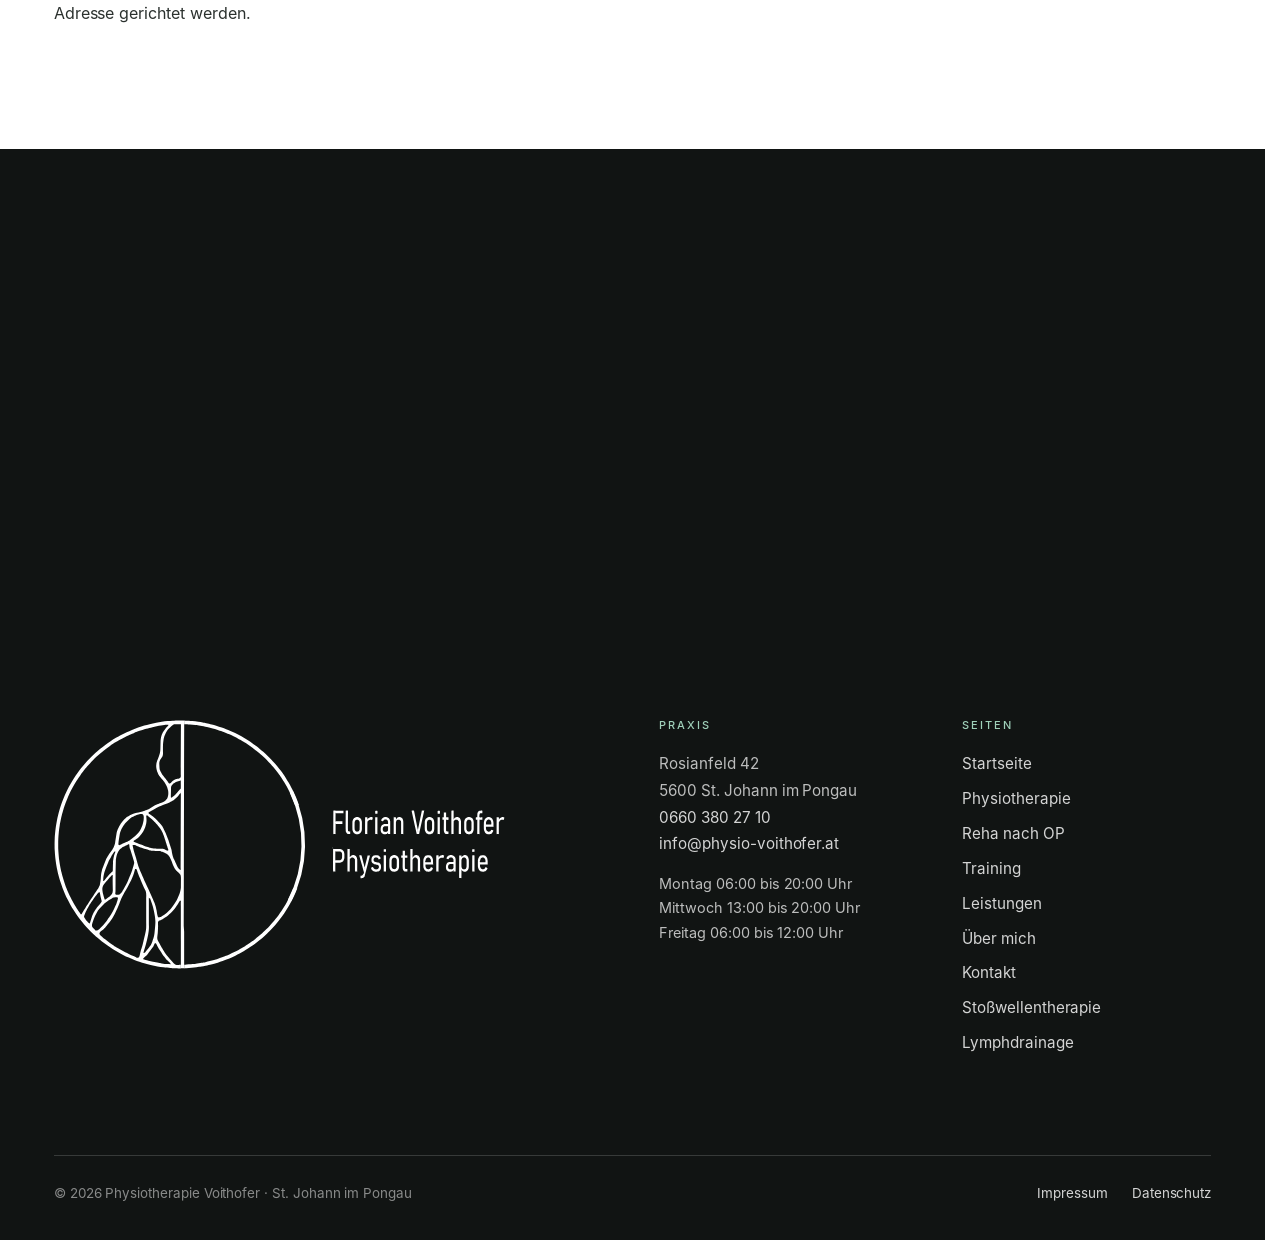
<file: impressum.html>
<!doctype html>
<html lang="de-AT">
<head>
<meta charset="utf-8">
<meta name="viewport" content="width=device-width,initial-scale=1">
<title>Impressum | Physiotherapie Voithofer</title>
<meta name="description" content="Impressum und Offenlegung gemäß E-Commerce-Gesetz und Mediengesetz.">
<meta name="robots" content="noindex,follow">
<link rel="canonical" href="https://physio-voithofer.at/impressum.html">
<meta name="theme-color" content="#ffffff">
<meta name="author" content="Physiotherapie Voithofer">
<meta name="geo.region" content="AT-5">
<meta name="geo.placename" content="St. Johann im Pongau">
<meta property="og:type" content="website">
<meta property="og:locale" content="de_AT">
<meta property="og:site_name" content="Physiotherapie Voithofer">
<meta property="og:title" content="Impressum | Physiotherapie Voithofer">
<meta property="og:description" content="Impressum und Offenlegung gemäß E-Commerce-Gesetz und Mediengesetz.">
<meta property="og:url" content="https://physio-voithofer.at/impressum.html">
<meta property="og:image" content="https://physio-voithofer.at/img/og-image.png">
<meta property="og:image:width" content="1200">
<meta property="og:image:height" content="630">
<meta name="twitter:card" content="summary_large_image">
<link rel="icon" href="img/favicon.svg" type="image/svg+xml">
<link rel="icon" href="img/favicon-32.png" sizes="32x32" type="image/png">
<link rel="apple-touch-icon" href="img/apple-touch-icon.png">
<link rel="preload" href="fonts/inter-400.woff" as="font" type="font/woff" crossorigin>
<link rel="preload" href="fonts/inter-500.woff" as="font" type="font/woff" crossorigin>
<link rel="preload" href="fonts/inter-display-300.woff" as="font" type="font/woff" crossorigin>
<link rel="stylesheet" href="css/style.css?v=202611171818">
<script>document.documentElement.classList.add('js');try{if(!sessionStorage.getItem('splash')&&!(window.matchMedia&&matchMedia('(prefers-reduced-motion: reduce)').matches)){document.documentElement.classList.add('splash-on');sessionStorage.setItem('splash','1')}}catch(e){}</script>

</head>
<body>
<a class="skip" href="#inhalt">Zum Inhalt springen</a>
<div class="splash" aria-hidden="true"><div class="splash-in"><div class="splash-logo"><svg viewBox="3 9 1403 1388" xmlns="http://www.w3.org/2000/svg"><path pathLength="1" d="M717 1393C715 1393 712 1393 705 1393C697 1393 679 1393 670 1392C661 1392 661 1392 651 1391C642 1390 625 1389 613 1387C601 1386 591 1384 579 1382C567 1380 553 1377 541 1374C530 1372 521 1369 510 1366C500 1363 488 1360 479 1356C469 1353 460 1350 451 1346C441 1342 430 1338 419 1333C409 1328 398 1323 388 1318C377 1313 368 1308 358 1302C348 1297 339 1291 329 1285C320 1279 311 1273 301 1266C291 1259 280 1251 270 1243C260 1235 250 1227 242 1220C234 1213 228 1208 220 1200C212 1192 202 1182 194 1173C185 1165 178 1156 171 1148C164 1140 158 1133 152 1125C145 1117 138 1107 132 1098C125 1088 118 1078 112 1068C105 1058 99 1047 94 1038C88 1028 84 1020 79 1010C74 1000 68 988 64 978C59 967 55 957 51 946C46 935 42 924 39 912C35 901 31 889 29 878C26 868 24 860 22 849C19 838 17 825 15 812C13 800 11 787 10 775C8 763 7 749 7 738C6 727 6 720 6 709C6 697 6 681 6 669C7 658 8 650 9 640C10 629 11 617 13 605C14 594 16 581 19 570C21 559 23 549 26 538C28 527 31 516 35 505C38 494 42 483 46 472C49 461 53 451 58 441C62 430 66 421 71 411C75 401 80 391 86 381C91 371 96 362 103 351C109 341 117 328 124 318C130 308 137 299 144 290C150 281 156 274 163 266C169 258 175 251 183 243C191 234 201 223 210 215C218 206 225 200 233 193C241 185 248 179 257 172C266 164 278 155 288 148C298 140 309 133 318 127C328 120 335 116 345 110C355 104 369 96 379 91C390 85 398 81 408 77C417 72 427 68 437 64C448 59 460 55 472 51C483 47 495 43 506 40C517 36 525 34 536 32C547 29 561 26 572 24C583 21 593 20 603 19C614 17 626 16 636 15C646 14 653 13 664 12C674 12 685 11 699 11C713 11 735 12 748 13C760 13 764 14 773 15C783 16 796 17 806 19C816 20 824 21 832 23C839 24 843 25 852 27C860 28 872 31 882 34C891 36 898 38 907 41C916 43 928 47 938 51C947 54 954 56 962 60C970 63 978 66 986 70C994 73 1004 78 1012 82C1020 85 1026 88 1034 93C1042 97 1052 103 1061 108C1069 112 1076 117 1084 122C1091 126 1098 131 1106 137C1113 142 1121 147 1128 153C1135 158 1143 164 1150 170C1157 175 1162 180 1169 186C1176 192 1183 199 1191 206C1198 213 1207 222 1213 229C1220 235 1224 240 1230 247C1236 253 1242 260 1248 268C1254 275 1261 284 1267 292C1273 300 1278 307 1283 314C1288 321 1292 327 1296 334C1301 342 1306 351 1311 359C1316 367 1321 376 1325 384C1330 393 1334 402 1338 410C1342 419 1346 426 1349 434C1352 442 1355 449 1358 457C1361 464 1366 478 1367 482C1369 486 1367 483 1367 483C1366 483 1367 483 1364 483C1360 483 1351 484 1348 484C1345 484 1349 489 1347 484C1344 479 1339 463 1335 453C1331 443 1327 434 1323 426C1319 417 1316 411 1312 403C1308 395 1304 387 1299 378C1295 370 1291 364 1285 355C1280 345 1271 332 1265 324C1259 315 1255 309 1249 302C1243 294 1236 285 1229 277C1222 268 1214 259 1207 252C1201 245 1196 240 1191 235C1186 229 1181 224 1176 220C1171 215 1170 213 1162 207C1155 200 1142 189 1130 180C1118 170 1101 157 1091 151C1082 144 1081 143 1073 139C1066 134 1053 126 1045 122C1038 117 1036 116 1029 113C1023 109 1014 105 1006 101C998 97 988 92 980 89C973 85 968 83 961 81C955 78 949 76 941 73C932 70 920 65 912 63C903 60 897 58 887 55C878 53 867 50 855 47C844 45 829 42 818 40C807 39 800 38 791 36C781 35 770 34 760 33C751 33 738 32 733 32C728 32 730 32 729 32C728 32 729 -190 728 33C728 256 728 1149 728 1372C728 1595 728 1372 729 1372C730 1372 726 1373 734 1372C742 1372 765 1370 775 1369C785 1368 785 1368 794 1367C802 1366 817 1364 825 1362C834 1361 838 1360 846 1358C854 1357 864 1354 872 1352C880 1350 887 1348 895 1346C902 1344 906 1343 917 1339C928 1335 950 1327 961 1323C972 1319 975 1318 982 1314C990 1311 1000 1306 1008 1302C1016 1298 1025 1294 1031 1290C1038 1287 1041 1285 1047 1281C1053 1278 1061 1273 1067 1269C1074 1265 1078 1263 1087 1256C1097 1250 1112 1239 1123 1230C1135 1221 1148 1210 1156 1203C1164 1196 1168 1193 1173 1188C1178 1183 1182 1179 1187 1174C1192 1169 1198 1162 1204 1156C1210 1150 1217 1143 1222 1136C1228 1130 1232 1125 1237 1118C1243 1112 1249 1104 1254 1096C1260 1089 1265 1081 1270 1073C1276 1065 1281 1056 1286 1048C1291 1040 1295 1033 1300 1024C1305 1015 1311 1004 1315 996C1320 987 1323 981 1326 972C1330 964 1335 951 1337 947C1339 942 1335 946 1338 946C1342 946 1354 947 1357 947C1361 947 1359 944 1358 948C1357 951 1352 962 1349 970C1346 977 1343 985 1339 993C1335 1000 1331 1009 1327 1017C1323 1024 1320 1031 1315 1039C1311 1046 1305 1056 1300 1064C1295 1072 1291 1079 1286 1086C1282 1093 1277 1099 1272 1106C1267 1112 1262 1119 1256 1127C1250 1134 1242 1144 1236 1151C1230 1158 1224 1164 1218 1171C1212 1178 1203 1186 1197 1192C1191 1198 1187 1202 1182 1207C1176 1212 1170 1218 1164 1223C1158 1228 1152 1233 1146 1238C1139 1243 1132 1249 1125 1254C1118 1259 1110 1265 1103 1270C1095 1275 1088 1280 1082 1284C1075 1289 1069 1292 1062 1296C1054 1301 1045 1306 1037 1310C1029 1315 1021 1318 1014 1322C1006 1326 998 1330 990 1333C982 1337 972 1341 964 1344C956 1347 950 1349 942 1352C934 1355 923 1359 916 1361C908 1364 903 1365 896 1367C888 1369 881 1371 872 1373C863 1375 849 1379 841 1380C833 1382 832 1382 824 1383C817 1384 805 1386 796 1387C787 1388 779 1389 770 1390C760 1391 749 1392 740 1392C731 1393 721 1393 717 1393C713 1393 719 1393 717 1393Z"/><path pathLength="1" d="M650 362C650 362 651 362 653 360C655 358 660 352 664 349C667 346 669 344 672 343C675 341 679 339 683 338C688 336 696 335 699 334C703 333 703 333 705 332C706 332 706 332 706 331C707 330 708 329 708 328C709 327 709 325 709 324C709 322 710 325 710 318C710 310 709 326 709 278C709 231 710 74 710 33C710 -7 710 32 710 32C710 32 715 32 709 32C704 32 682 32 676 32C670 32 674 32 673 33C672 33 671 33 668 35C665 37 659 41 655 45C651 48 648 51 645 54C641 58 639 60 637 64C634 67 632 71 630 74C628 78 626 80 625 84C623 87 621 91 620 95C618 99 617 104 616 107C615 111 614 111 613 117C613 123 611 134 610 144C610 153 610 165 610 174C610 182 610 188 610 194C610 199 610 202 609 205C609 207 608 209 607 210C607 212 607 211 605 214C603 217 597 225 596 228C594 231 594 230 594 232C593 234 591 239 590 242C590 244 590 246 590 248C589 250 589 249 589 254C590 259 591 274 591 280C592 286 593 286 594 289C594 291 595 293 597 296C598 299 600 302 603 306C605 311 607 314 613 321C618 328 630 343 634 349C639 355 639 357 641 359C642 361 643 362 645 362C646 363 649 362 650 362C651 362 649 363 650 362Z"/><path pathLength="1" d="M156 1092C156 1091 156 1093 157 1091C159 1088 162 1081 166 1075C169 1070 164 1077 177 1057C190 1037 231 975 243 955C256 936 250 944 252 940C254 937 255 935 256 933C257 930 257 931 258 927C259 923 261 915 261 909C262 904 263 899 263 893C264 887 264 879 265 874C265 868 266 865 267 860C267 856 269 851 270 847C271 843 269 846 273 837C276 828 286 803 290 793C294 783 294 783 297 778C300 772 303 767 308 759C312 752 322 739 326 734C330 728 330 728 331 725C333 722 335 719 336 715C338 711 340 705 341 702C342 698 342 703 343 693C345 684 349 655 351 644C352 633 353 632 355 627C356 623 357 620 359 617C360 613 362 610 364 606C366 602 368 598 371 594C373 590 375 586 379 582C382 578 386 572 390 568C393 564 396 561 400 558C403 554 407 551 411 549C415 546 420 543 424 541C427 539 429 538 432 537C436 535 439 533 445 532C450 530 455 528 465 526C475 523 495 518 504 515C512 513 511 513 515 511C520 509 523 509 532 504C542 499 563 486 572 482C580 477 579 478 584 477C589 475 596 472 601 470C607 468 611 466 614 464C618 462 620 461 622 459C624 457 625 457 626 455C628 453 630 451 631 449C633 446 634 444 635 441C636 439 637 438 637 435C638 433 639 430 639 427C640 424 640 418 640 415C640 412 640 410 639 408C639 405 639 404 638 401C637 397 636 391 634 386C633 381 631 376 628 372C626 367 623 362 620 358C617 354 617 353 612 348C608 342 597 329 593 324C588 318 588 317 587 315C585 312 584 310 583 308C581 305 580 301 579 298C577 295 577 293 576 288C575 284 573 277 573 273C572 268 572 265 572 261C573 257 573 254 574 251C574 247 573 249 576 242C578 235 585 217 588 208C591 199 592 195 593 189C595 183 595 183 595 173C596 163 596 140 597 130C597 121 597 121 597 116C598 112 599 107 600 103C600 100 601 99 602 96C603 93 604 89 606 85C607 82 609 79 612 74C614 70 618 65 623 59C627 53 636 43 639 40C642 36 640 39 640 39C640 38 641 36 640 35C638 35 637 35 631 35C624 36 611 37 598 39C585 42 565 45 552 48C538 51 529 54 517 57C504 61 487 67 475 71C464 74 457 77 449 81C441 84 435 86 425 91C415 95 399 103 389 109C378 114 371 118 365 122C358 125 353 128 347 132C342 135 337 138 332 142C326 145 320 150 313 155C306 160 297 166 290 172C283 177 279 180 271 187C262 193 248 206 241 213C233 219 230 222 225 228C219 233 215 238 208 246C201 253 189 266 183 274C176 281 174 284 169 291C163 297 158 305 151 315C144 325 134 339 127 351C119 363 112 374 106 387C99 399 92 412 87 424C81 437 74 453 70 463C67 472 66 474 64 481C61 488 58 499 55 506C53 512 53 515 51 522C49 530 45 541 43 550C41 558 40 565 39 573C37 580 36 585 34 595C33 605 31 619 30 632C28 645 27 663 26 675C26 688 26 697 26 707C26 716 26 720 26 731C27 742 29 762 29 772C30 782 30 782 31 789C32 796 34 807 35 816C37 824 39 834 40 841C42 848 43 853 45 859C46 865 47 871 49 878C51 885 54 894 57 902C59 911 62 919 65 926C67 934 70 940 73 948C76 955 79 964 83 971C86 979 88 983 92 991C95 998 101 1009 105 1016C108 1024 110 1026 115 1034C119 1042 126 1054 133 1064C139 1073 148 1087 152 1091C155 1096 151 1092 152 1092C153 1092 155 1092 156 1092C157 1092 156 1092 156 1092Z"/><path pathLength="1" d="M659 441C660 441 661 439 663 438C664 436 668 434 671 432C673 430 674 429 677 426C680 423 684 419 688 414C693 409 700 400 704 396C707 392 708 394 709 392C709 389 709 388 709 381C710 373 709 355 709 349C709 344 710 347 709 347C708 346 707 346 705 347C703 347 698 349 695 350C692 351 689 351 686 353C683 354 681 355 678 357C675 358 673 360 671 362C668 363 665 366 663 368C662 369 661 371 660 373C658 375 657 377 657 378C656 379 656 378 655 381C655 383 655 381 655 390C655 400 654 429 654 438C654 446 654 441 655 441C656 442 658 441 659 441C660 441 658 442 659 441Z"/><path pathLength="1" d="M709 844C709 774 710 494 710 423C710 352 710 420 709 419C708 418 708 416 705 419C703 421 698 428 695 432C692 436 690 438 686 441C683 445 677 449 674 452C670 455 668 456 664 459C659 462 656 464 646 468C636 472 614 480 604 485C593 489 593 489 584 494C574 498 557 508 549 513C540 517 536 520 533 522C530 523 531 523 530 524C529 525 529 527 530 529C531 530 532 531 537 534C541 538 552 545 558 550C564 555 568 558 574 565C581 571 591 582 596 588C601 593 601 594 603 597C605 600 607 603 609 607C611 610 613 614 615 618C617 623 619 625 622 634C626 642 633 659 636 668C640 676 640 677 643 687C647 697 654 719 656 728C659 736 657 731 658 736C659 740 660 749 661 754C662 759 663 761 664 766C666 771 668 777 672 785C675 794 683 810 687 818C690 826 692 828 694 831C696 835 697 836 699 838C701 840 703 843 705 844C706 845 708 844 709 844C710 844 709 914 709 844Z"/><path pathLength="1" d="M370 706C376 703 396 694 405 689C415 685 420 681 425 678C430 675 431 674 434 672C437 670 437 670 443 665C449 660 462 648 468 642C474 636 475 634 478 630C481 627 482 625 484 621C486 617 489 610 491 606C493 601 495 597 496 592C498 587 499 581 500 576C501 571 502 568 502 563C503 559 503 553 503 550C503 547 503 546 502 545C502 543 502 542 501 540C501 539 500 538 499 537C499 536 498 535 497 535C496 534 496 534 495 533C494 533 493 533 492 532C490 532 490 532 487 532C485 533 482 533 478 534C473 536 463 539 458 541C453 542 452 543 448 545C445 546 442 548 439 550C435 552 432 554 428 557C425 559 422 562 418 566C414 570 408 576 404 581C399 585 397 588 394 593C390 597 386 603 384 607C381 612 379 615 378 619C376 623 374 627 373 632C371 637 370 641 368 648C367 654 366 664 365 673C363 681 362 691 362 696C361 701 362 699 362 701C362 702 362 703 363 704C363 705 363 705 364 706C364 706 364 706 365 706C366 706 369 706 370 706C370 706 364 709 370 706Z"/><path pathLength="1" d="M638 736C639 736 639 736 639 735C640 734 640 733 639 731C639 730 642 737 638 726C635 715 623 679 618 664C613 649 610 642 607 636C605 630 606 633 604 629C603 626 599 621 597 617C595 614 594 612 591 609C589 605 586 602 581 597C577 591 569 582 564 578C560 573 562 574 555 569C549 563 530 547 525 543C519 538 523 541 522 541C521 541 518 541 518 541C517 541 517 541 517 542C517 543 517 541 517 546C517 550 518 561 518 568C518 574 517 581 516 587C515 593 513 599 511 605C509 611 507 617 504 622C502 627 500 631 496 636C493 641 488 647 484 651C481 655 479 657 476 660C473 663 471 665 466 669C461 673 451 679 447 682C444 684 447 682 447 683C447 684 446 686 447 687C447 688 445 687 451 689C457 692 473 698 482 701C490 704 493 705 501 708C508 710 519 715 526 717C532 719 535 720 538 721C541 722 539 722 543 722C546 723 547 724 558 724C568 725 597 726 606 727C615 727 610 727 612 728C614 728 615 728 618 730C622 731 629 735 632 736C635 737 637 736 638 736C639 736 638 736 638 736Z"/><path pathLength="1" d="M360 983C361 982 364 982 366 981C367 981 368 981 370 979C372 978 375 975 377 972C379 970 380 969 382 965C384 962 387 959 390 952C394 946 400 935 404 927C408 920 409 918 414 907C419 895 430 869 434 857C439 846 438 848 440 840C443 831 448 815 449 809C450 802 449 805 449 803C449 800 450 805 447 794C444 782 433 746 429 735C426 724 426 729 426 726C425 724 424 722 424 718C423 714 423 706 422 704C422 701 422 703 422 702C421 702 421 702 421 702C420 702 419 701 417 702C414 703 412 705 408 707C403 709 394 713 389 716C384 718 382 720 379 722C376 723 375 724 373 727C370 729 367 733 365 736C362 739 361 741 360 744C358 747 356 751 355 755C353 759 352 765 351 769C350 774 349 777 348 781C348 785 348 777 347 793C347 808 346 847 346 874C345 901 346 938 345 955C345 972 344 971 344 975C344 979 344 977 345 978C345 979 345 979 346 980C346 981 347 982 349 982C350 983 351 983 353 983C355 983 359 983 360 983C361 983 359 983 360 983Z"/><path pathLength="1" d="M591 1109C592 1108 593 1108 595 1107C597 1106 598 1106 602 1103C606 1101 614 1096 619 1092C624 1089 629 1085 633 1081C637 1078 640 1075 644 1070C648 1066 653 1061 657 1056C662 1050 667 1043 671 1037C675 1032 677 1028 680 1023C683 1018 687 1012 689 1007C692 1002 693 1000 695 994C697 989 700 982 702 977C704 972 705 968 706 964C707 959 708 953 709 949C710 944 710 948 710 938C710 928 710 899 710 889C710 880 710 883 709 881C709 878 709 877 708 875C707 873 706 870 705 869C704 867 704 866 701 864C698 861 690 854 687 851C684 848 684 848 683 846C681 845 681 845 679 841C676 837 672 830 669 822C665 815 661 803 658 795C655 788 651 780 649 776C647 772 647 772 645 770C644 767 643 766 641 764C639 762 637 760 636 759C634 757 635 757 631 756C628 754 620 750 616 748C611 746 609 745 606 744C603 743 603 742 600 742C597 741 596 740 588 739C580 739 560 738 551 737C541 736 540 736 534 734C527 733 520 731 512 728C504 726 492 722 485 719C479 717 477 716 473 714C468 712 460 708 457 707C453 705 454 706 452 705C449 705 444 705 442 705C440 705 441 705 441 706C441 707 440 704 441 710C443 717 447 733 449 744C452 755 456 764 459 775C462 787 467 803 470 813C472 822 472 822 476 830C479 839 483 850 490 864C496 879 504 899 513 919C523 939 536 968 544 985C552 1003 557 1015 561 1025C565 1034 566 1037 567 1042C569 1047 570 1052 571 1056C572 1061 573 1064 574 1070C575 1075 576 1084 577 1090C579 1095 580 1100 581 1103C582 1105 582 1105 583 1106C583 1107 584 1108 585 1108C585 1109 585 1109 586 1109C587 1109 590 1109 591 1109C592 1109 590 1109 591 1109Z"/><path pathLength="1" d="M281 906C281 905 282 905 284 902C287 899 292 891 296 887C299 883 300 882 304 878C307 874 314 866 318 863C322 859 325 857 327 855C329 853 329 853 329 852C330 850 330 853 330 845C331 836 331 811 331 801C332 792 332 795 333 789C333 783 336 773 337 768C338 763 337 764 339 761C340 757 343 749 344 746C345 743 345 742 344 742C343 741 341 741 340 742C339 742 340 742 339 743C338 745 337 746 334 751C331 755 324 765 321 772C317 778 314 783 312 788C309 793 308 795 305 802C301 810 295 825 291 835C288 844 285 854 282 862C280 869 279 876 278 881C278 885 278 886 277 890C277 894 277 903 277 905C277 908 277 906 277 906C278 906 280 906 281 906C281 906 280 906 281 906Z"/><path pathLength="1" d="M472 1333C472 1333 473 1333 474 1332C475 1332 475 1331 476 1330C477 1329 478 1330 479 1324C481 1319 483 1307 486 1297C488 1287 491 1283 495 1266C500 1250 508 1214 511 1199C515 1184 514 1182 515 1176C516 1170 516 1169 516 1165C517 1160 517 1173 517 1149C517 1124 516 1042 516 1015C516 988 517 994 517 987C517 981 516 979 516 976C516 973 516 972 515 970C515 967 515 966 512 959C509 952 503 940 498 928C492 915 483 893 479 884C475 875 476 878 474 872C471 865 466 850 464 844C462 839 462 840 461 839C460 838 458 839 457 839C456 839 456 839 456 840C455 841 454 840 453 846C451 851 448 864 445 872C442 880 441 883 436 894C431 904 423 922 415 936C408 950 397 967 392 977C386 988 383 992 381 998C378 1004 377 1005 375 1011C372 1018 367 1031 364 1038C361 1046 359 1050 356 1057C353 1064 350 1071 346 1079C343 1086 338 1096 334 1103C330 1110 329 1112 323 1121C317 1130 303 1147 296 1156C289 1165 285 1169 280 1174C275 1179 268 1184 264 1187C261 1189 261 1189 260 1191C258 1192 257 1194 256 1195C256 1197 256 1198 256 1200C256 1201 257 1202 258 1204C258 1205 259 1206 261 1208C263 1210 264 1211 269 1215C273 1219 277 1223 288 1231C298 1239 320 1256 331 1263C341 1271 342 1271 352 1277C361 1283 377 1292 389 1298C402 1305 418 1313 428 1317C437 1322 439 1322 445 1325C450 1327 458 1331 461 1332C465 1334 464 1333 466 1333C467 1334 471 1333 472 1333C473 1333 471 1333 472 1333Z"/><path pathLength="1" d="M290 1009C293 1007 302 1001 306 997C310 994 312 992 315 989C318 986 323 981 325 978C327 975 328 973 328 972C329 970 329 970 329 967C330 965 330 965 330 957C330 948 330 929 330 916C329 902 330 883 330 876C330 869 330 874 329 873C328 873 326 873 326 873C325 873 331 867 325 874C318 881 294 908 287 917C279 926 280 926 279 928C277 931 276 932 276 934C275 936 274 938 274 940C273 942 273 943 272 945C272 947 272 949 272 953C272 956 273 961 273 966C274 970 275 973 277 981C278 988 283 1003 285 1008C286 1013 285 1009 286 1009C287 1009 289 1009 290 1009C291 1009 287 1011 290 1009Z"/><path pathLength="1" d="M202 1142C202 1141 202 1144 204 1137C207 1129 214 1106 217 1098C219 1089 219 1091 221 1088C222 1085 223 1083 225 1080C226 1077 228 1073 231 1070C233 1067 232 1067 238 1060C243 1053 258 1036 263 1029C268 1023 267 1024 268 1022C269 1020 268 1019 268 1018C268 1016 268 1017 267 1014C266 1010 264 1002 263 995C261 988 259 977 258 972C257 968 258 970 257 969C256 969 255 967 253 969C250 972 245 977 241 983C236 988 229 997 224 1005C218 1012 210 1024 207 1029C203 1035 205 1031 202 1038C198 1044 188 1063 184 1070C180 1078 180 1078 177 1084C175 1089 172 1097 171 1101C169 1105 170 1105 170 1106C171 1108 171 1108 172 1111C174 1114 178 1120 181 1123C183 1126 183 1126 186 1129C188 1132 195 1140 198 1142C200 1144 201 1142 202 1142C203 1142 202 1143 202 1142Z"/><path pathLength="1" d="M242 1182C242 1182 245 1181 246 1180C247 1180 248 1179 249 1178C251 1177 251 1178 256 1173C261 1168 274 1155 281 1147C288 1140 293 1133 297 1128C301 1122 301 1121 306 1114C310 1108 318 1095 322 1089C326 1084 326 1083 328 1079C330 1076 331 1075 334 1068C337 1061 344 1046 347 1039C350 1033 350 1034 351 1029C353 1025 355 1018 356 1014C358 1010 358 1007 359 1004C359 1002 359 1001 359 1000C358 999 357 998 357 998C356 997 355 997 353 996C352 996 349 996 347 996C344 996 340 997 338 997C336 998 336 998 334 999C332 999 331 999 327 1002C322 1004 314 1009 308 1014C302 1018 295 1023 291 1027C286 1031 285 1032 279 1038C273 1044 260 1056 255 1063C249 1069 248 1071 245 1076C241 1081 239 1087 236 1093C233 1099 230 1104 227 1113C223 1121 218 1137 216 1144C214 1150 214 1148 214 1151C214 1153 214 1157 215 1159C215 1161 216 1162 217 1163C217 1164 217 1164 220 1167C222 1170 230 1178 232 1180C235 1182 233 1181 234 1181C235 1182 236 1182 237 1182C238 1182 241 1182 242 1182C243 1182 241 1182 242 1182Z"/><path pathLength="1" d="M502 1307C503 1307 505 1308 507 1307C509 1306 508 1306 512 1301C516 1296 528 1282 532 1276C537 1270 538 1268 540 1265C542 1262 543 1262 544 1259C546 1255 548 1250 550 1244C552 1239 556 1229 557 1224C559 1218 559 1216 560 1211C561 1206 562 1204 563 1193C564 1181 567 1156 567 1145C568 1133 568 1132 567 1126C567 1119 566 1113 565 1105C564 1097 562 1086 560 1077C558 1068 556 1059 554 1051C552 1043 550 1036 547 1029C545 1021 541 1011 539 1007C538 1003 538 1003 537 1003C537 1002 537 1002 537 1002C536 1002 534 1002 533 1002C533 1002 533 1001 532 1003C532 1004 532 985 531 1011C531 1037 532 1131 532 1158C532 1185 532 1169 531 1174C531 1178 531 1181 530 1187C530 1192 529 1198 527 1205C526 1212 524 1221 522 1229C520 1238 518 1245 515 1257C512 1268 505 1292 503 1300C500 1308 502 1302 502 1303C502 1304 502 1306 502 1307C502 1307 502 1307 502 1307C502 1307 502 1307 502 1307Z"/><path pathLength="1" d="M709 1373C709 1373 710 1426 710 1372C710 1317 709 1105 709 1047C710 989 710 1028 710 1023C710 1018 710 1018 710 1017C709 1015 710 1016 709 1016C708 1016 706 1016 706 1016C705 1016 705 1016 705 1016C704 1017 703 1017 702 1020C700 1023 697 1028 693 1035C689 1041 682 1051 677 1058C672 1064 668 1069 664 1074C660 1078 658 1081 653 1085C649 1089 642 1095 637 1099C631 1103 627 1107 622 1110C616 1114 611 1117 605 1120C600 1123 593 1125 589 1127C586 1128 587 1128 586 1129C586 1129 585 1130 585 1131C584 1131 584 1132 583 1133C583 1134 583 1134 582 1138C582 1142 583 1152 583 1158C583 1163 582 1167 582 1173C582 1179 582 1186 581 1194C580 1201 579 1213 578 1218C578 1223 578 1222 578 1225C578 1227 579 1230 579 1232C580 1234 577 1230 582 1237C586 1245 599 1269 605 1279C610 1289 612 1292 616 1297C619 1303 622 1307 626 1312C629 1317 633 1322 636 1326C639 1330 640 1332 644 1336C647 1340 651 1344 657 1350C664 1356 672 1369 681 1372C689 1376 704 1373 709 1373C714 1373 709 1373 709 1373Z"/><path pathLength="1" d="M651 1370C651 1370 652 1370 652 1370C652 1369 654 1369 651 1366C649 1363 640 1354 636 1350C631 1345 629 1342 626 1339C623 1335 621 1333 618 1329C614 1325 611 1320 607 1314C603 1308 598 1301 594 1294C589 1287 584 1278 581 1272C577 1265 573 1258 571 1255C569 1251 570 1253 570 1253C569 1252 567 1252 566 1253C565 1253 566 1251 565 1254C563 1256 560 1263 558 1267C556 1270 558 1269 552 1277C547 1284 532 1303 526 1311C520 1319 518 1320 514 1324C510 1328 505 1332 503 1335C500 1337 500 1337 500 1338C499 1339 500 1341 500 1342C500 1342 495 1341 500 1342C505 1344 520 1348 529 1350C538 1353 545 1354 554 1356C564 1358 576 1361 585 1362C593 1364 595 1364 603 1365C612 1366 629 1369 637 1369C645 1370 649 1370 651 1370C653 1370 651 1370 651 1370Z"/><path pathLength="1" d="M1335 405A688 688 0 0 1 1324 1020L1307 1011A668 668 0 0 0 1317 414Z"/></svg><img src="img/logo-symbol-gruen.svg" alt="Logo Physiotherapie Voithofer" width="1403" height="1388"></div><p class="splash-name">Physiotherapie Voithofer</p></div></div>
<header class="header">
  <div class="container">
    <a class="brand" href="index.html" aria-label="Physiotherapie Voithofer, zur Startseite">
      <img src="img/logo-symbol-gruen.svg" alt="Logo Physiotherapie Voithofer" width="44" height="44">
      <span class="brand-text"><span class="brand-name">Physiotherapie Voithofer</span><span class="brand-sub">St. Johann im Pongau</span></span>
    </a>
    <button class="burger" aria-expanded="false" aria-controls="nav" aria-label="Menü öffnen"><span></span><span></span></button>
    <nav class="nav" id="nav" aria-label="Hauptnavigation">
      <a class="nav-link" href="physiotherapie-st-johann-im-pongau.html">Physiotherapie</a>
<a class="nav-link" href="reha-nach-operation-pongau.html">Reha nach OP</a>
<a class="nav-link" href="training-trainingstherapie-st-johann.html">Training</a>
<a class="nav-link" href="leistungen.html">Leistungen</a>
<a class="nav-link" href="ueber-mich.html">Über mich</a>
<a class="nav-link" href="kontakt.html">Kontakt</a>
      <a class="btn" href="tel:+436603802710">0660 380 27 10</a>
    </nav>
  </div>
</header>
<a class="call-fab" href="tel:+436603802710" aria-label="Termin telefonisch vereinbaren"><svg viewBox="0 0 24 24" fill="none" stroke="currentColor" stroke-width="1.5" aria-hidden="true"><path d="M5 4h4l2 5-2.5 1.5a11 11 0 0 0 5 5L15 13l5 2v4a1 1 0 0 1-1 1A15 15 0 0 1 4 5a1 1 0 0 1 1-1z" stroke-linejoin="round"/></svg><span>Termin vereinbaren</span></a>
<main id="inhalt">
<section class="page-hero" aria-labelledby="seitentitel" style="padding-bottom:40px"><div class="container">
  <nav class="crumbs" aria-label="Brotkrumen"><a href="index.html">Startseite</a><span aria-hidden="true">/</span><span>Impressum</span></nav>
  <h1 id="seitentitel" class="h-xl" style="font-size:clamp(2.4rem,5vw,4.4rem)">Impressum.</h1>
</div></section>
<div class="container"><div class="legal">
<h2>Medieninhaber und Betreiber</h2>
<p>Florian Voithofer<br>Physiotherapie Voithofer<br>Rosianfeld 42<br>5600 St. Johann im Pongau<br>Österreich</p>
<p>Telefon: <a href="tel:+436603802710">0660 380 27 10</a><br>E-Mail: <a href="mailto:info@physio-voithofer.at">info@physio-voithofer.at</a><br>Website: physio-voithofer.at</p>
<h2>Tätigkeit und Berufsrecht</h2>
<p>Freiberufliche Ausübung der Physiotherapie (Wahltherapeut).<br>Berufsbezeichnung: Physiotherapeut (verliehen in Österreich).<br>Berufsrechtliche Vorschriften: Bundesgesetz über die gehobenen medizinisch-technischen Dienste (MTD-Gesetz), abrufbar unter <a href="https://www.ris.bka.gv.at" target="_blank" rel="noopener">www.ris.bka.gv.at</a>.</p>
<p>Umsatzsteuer: Heilbehandlungen sind gemäß § 6 Abs. 1 Z 19 UStG von der Umsatzsteuer befreit.</p>
<h2>Haftung für Inhalte</h2>
<p>Die Inhalte dieser Website dienen der allgemeinen Information über das Leistungsangebot und ersetzen keine ärztliche Untersuchung, Diagnose oder Behandlung. Trotz sorgfältiger Erstellung wird keine Gewähr für Richtigkeit, Vollständigkeit und Aktualität übernommen.</p>
<h2>Haftung für Links</h2>
<p>Diese Website enthält Links zu externen Websites Dritter (z. B. Kartendienste), auf deren Inhalte kein Einfluss besteht. Für diese fremden Inhalte ist stets der jeweilige Anbieter verantwortlich.</p>
<h2>Urheberrecht</h2>
<p>Die Inhalte, Texte, Grafiken und das Logo dieser Website unterliegen dem Urheberrecht. Eine Verwendung außerhalb der Grenzen des Urheberrechts bedarf der Zustimmung des Betreibers.</p>
<h2>Streitbeilegung</h2>
<p>Verbraucher haben die Möglichkeit, Beschwerden an die Online-Streitbeilegungsplattform der EU zu richten: <a href="https://ec.europa.eu/consumers/odr" target="_blank" rel="noopener">ec.europa.eu/consumers/odr</a>. Die Beschwerde kann auch an die oben angegebene E-Mail-Adresse gerichtet werden.</p>
</div></div>
</main>
<section class="cta" aria-labelledby="cta-h">
  <div class="container">
    <div class="cta-grid">
      <div>
        <span class="eyebrow" data-reveal>Termin</span>
        <h2 id="cta-h" data-reveal style="--d:.08s">Ihr nächster Schritt.</h2>
      </div>
      <div data-reveal style="--d:.16s">
        <p>Termine vereinbare ich telefonisch. Ich freue mich auf Ihren Anruf.</p>
        <a class="tel" href="tel:+436603802710">0660 380 27 10</a>
        <a class="btn btn--light" href="mailto:info@physio-voithofer.at">E-Mail schreiben</a>
      </div>
    </div>
  </div>
  <footer class="footer" style="margin-top:clamp(72px,9vw,128px)">
    <div class="container">
      <div class="top">
        <div class="f-logo"><img src="img/logo-weiss.svg" alt="Logo Physiotherapie Voithofer" width="440" height="243" loading="lazy"></div>
        <div class="f-col">
          <h4>Praxis</h4>
          <address>Rosianfeld 42<br>5600 St. Johann im Pongau<br><a href="tel:+436603802710">0660 380 27 10</a><br><a href="mailto:info@physio-voithofer.at">info@physio-voithofer.at</a></address>
          <p style="margin-top:14px;font-size:.9rem">Montag 06:00 bis 20:00 Uhr<br>Mittwoch 13:00 bis 20:00 Uhr<br>Freitag 06:00 bis 12:00 Uhr</p>
        </div>
        <div class="f-col">
          <h4>Seiten</h4>
          <ul>
            <li><a href="index.html">Startseite</a></li>
            <li><a href="physiotherapie-st-johann-im-pongau.html">Physiotherapie</a></li>
<li><a href="reha-nach-operation-pongau.html">Reha nach OP</a></li>
<li><a href="training-trainingstherapie-st-johann.html">Training</a></li>
<li><a href="leistungen.html">Leistungen</a></li>
<li><a href="ueber-mich.html">Über mich</a></li>
<li><a href="kontakt.html">Kontakt</a></li>
            <li><a href="stosswellentherapie-pongau.html">Stoßwellentherapie</a></li>
            <li><a href="lymphdrainage-pongau.html">Lymphdrainage</a></li>
          </ul>
        </div>
      </div>
      <div class="bottom">
        <span>© <span id="year">2026</span> Physiotherapie Voithofer · St. Johann im Pongau</span>
        <nav aria-label="Rechtliches"><a href="impressum.html">Impressum</a><a href="datenschutz.html">Datenschutz</a></nav>
      </div>
    </div>
  </footer>
</section>
<script src="js/main.js?v=202611171818" defer></script>
</body>
</html>
</file>
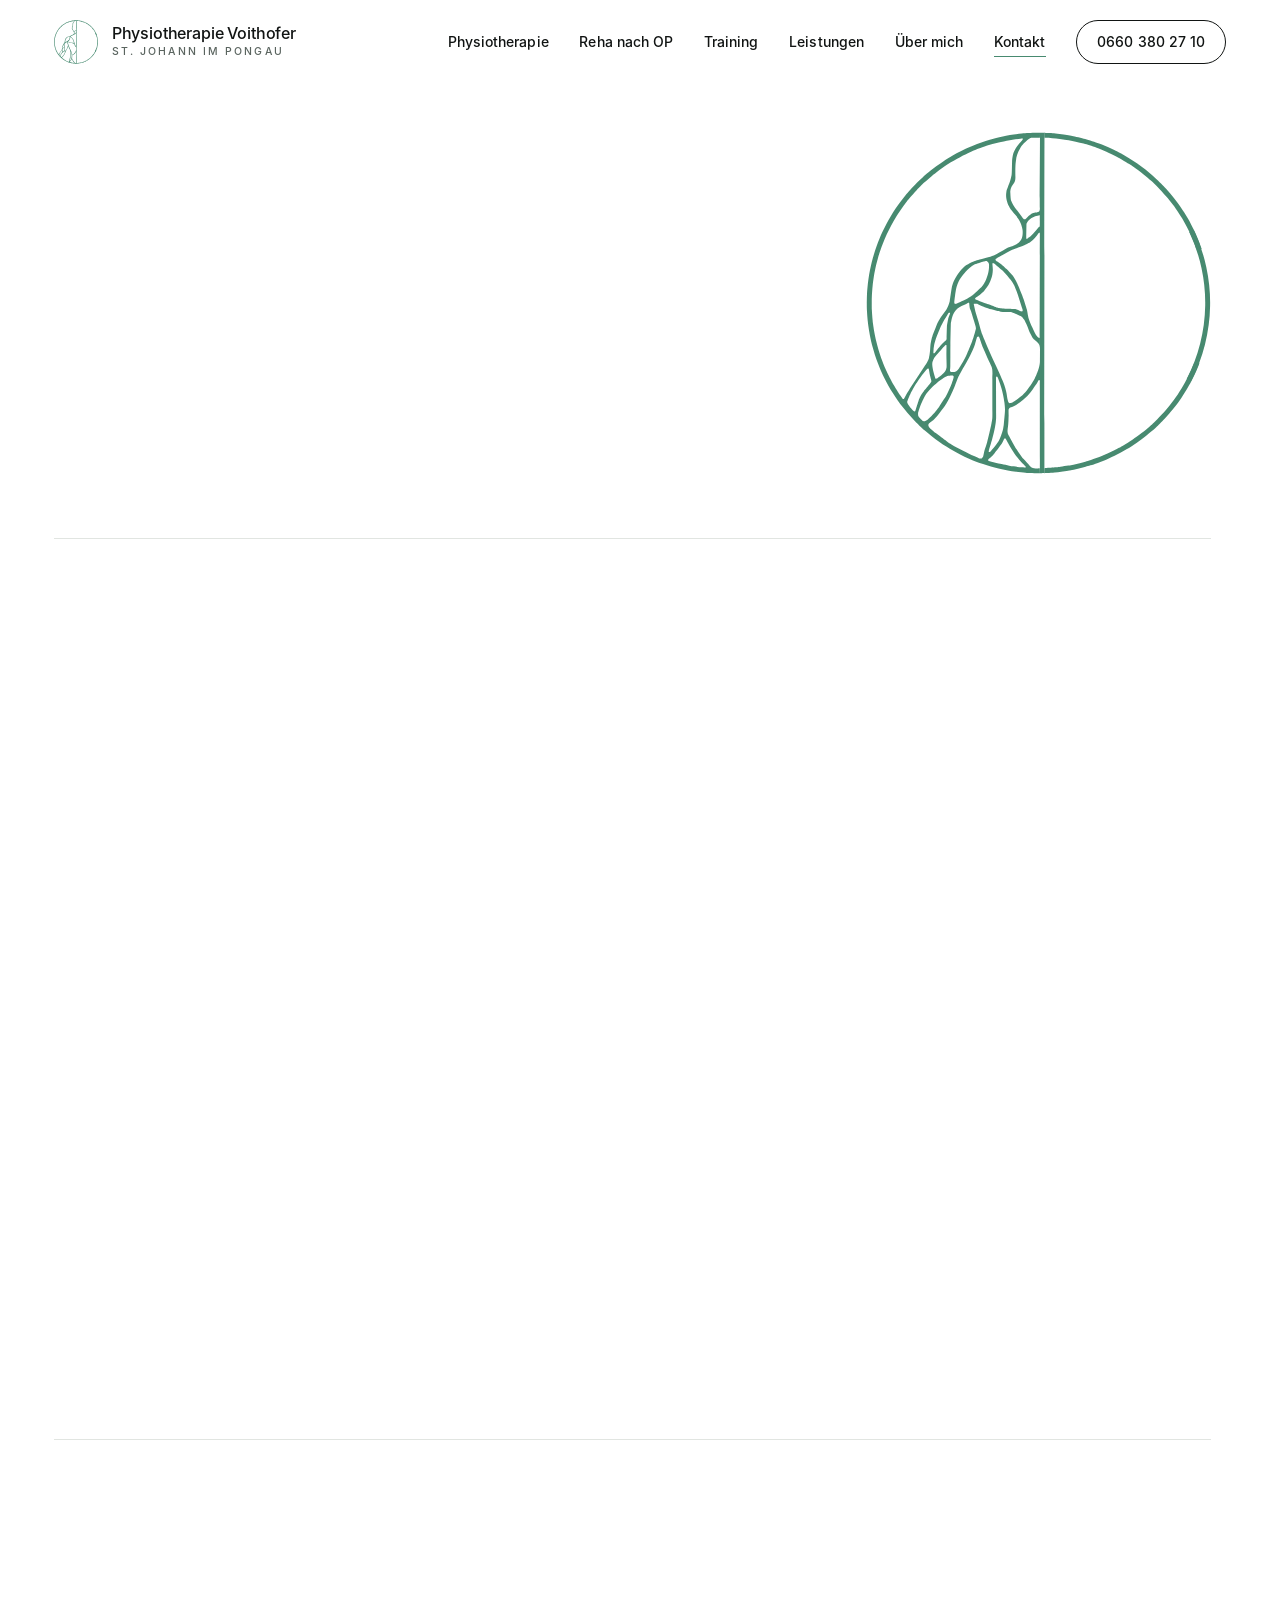
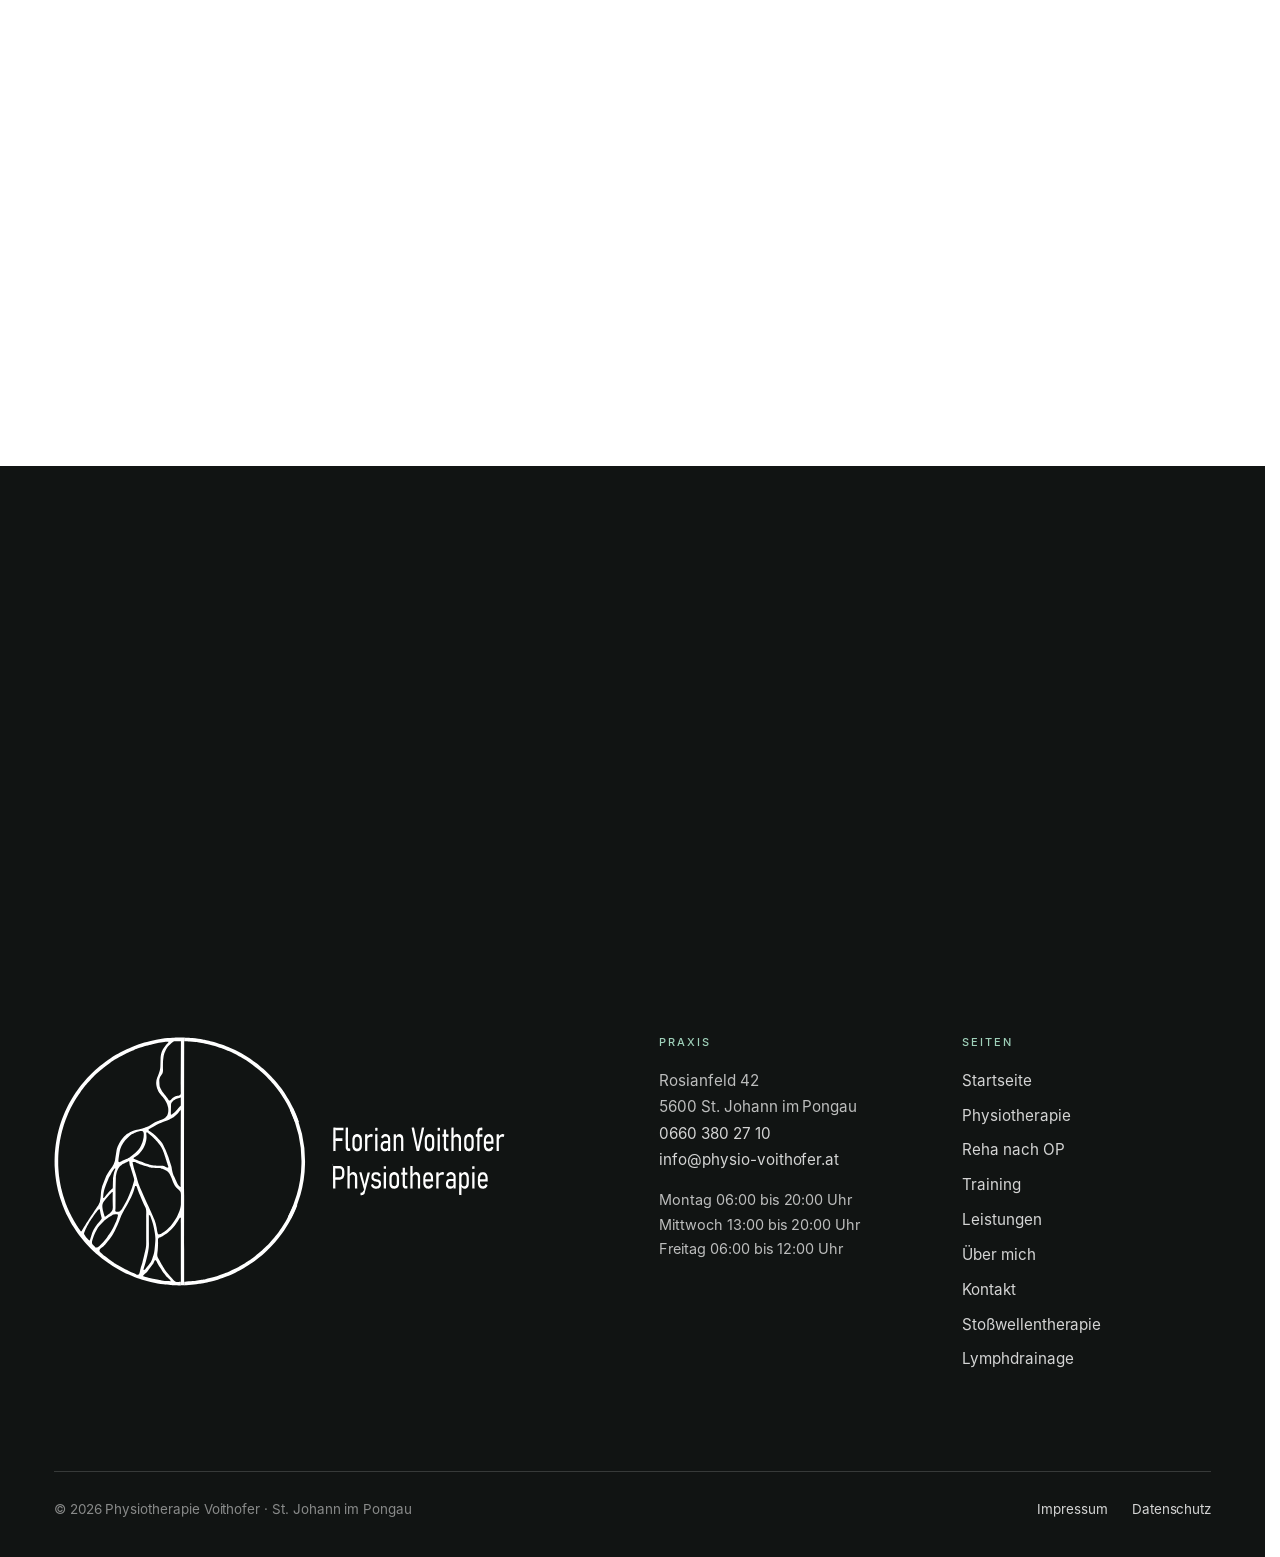
<file: kontakt.html>
<!doctype html>
<html lang="de-AT">
<head>
<meta charset="utf-8">
<meta name="viewport" content="width=device-width,initial-scale=1">
<title>Kontakt und Termin | Physiotherapie Voithofer</title>
<meta name="description" content="Termin vereinbaren bei Physiotherapie Voithofer: Rosianfeld 42, 5600 St. Johann im Pongau. Telefon 0660 380 27 10. Behandlungszeiten Montag, Mittwoch und Freitag.">
<meta name="robots" content="index,follow,max-image-preview:large,max-snippet:-1">
<link rel="canonical" href="https://physio-voithofer.at/kontakt.html">
<meta name="theme-color" content="#ffffff">
<meta name="author" content="Physiotherapie Voithofer">
<meta name="geo.region" content="AT-5">
<meta name="geo.placename" content="St. Johann im Pongau">
<meta property="og:type" content="website">
<meta property="og:locale" content="de_AT">
<meta property="og:site_name" content="Physiotherapie Voithofer">
<meta property="og:title" content="Kontakt und Termin | Physiotherapie Voithofer">
<meta property="og:description" content="Termin vereinbaren bei Physiotherapie Voithofer: Rosianfeld 42, 5600 St. Johann im Pongau. Telefon 0660 380 27 10. Behandlungszeiten Montag, Mittwoch und Freitag.">
<meta property="og:url" content="https://physio-voithofer.at/kontakt.html">
<meta property="og:image" content="https://physio-voithofer.at/img/og-image.png">
<meta property="og:image:width" content="1200">
<meta property="og:image:height" content="630">
<meta name="twitter:card" content="summary_large_image">
<link rel="icon" href="img/favicon.svg" type="image/svg+xml">
<link rel="icon" href="img/favicon-32.png" sizes="32x32" type="image/png">
<link rel="apple-touch-icon" href="img/apple-touch-icon.png">
<link rel="preload" href="fonts/inter-400.woff" as="font" type="font/woff" crossorigin>
<link rel="preload" href="fonts/inter-500.woff" as="font" type="font/woff" crossorigin>
<link rel="preload" href="fonts/inter-display-300.woff" as="font" type="font/woff" crossorigin>
<link rel="stylesheet" href="css/style.css?v=202611171818">
<script>document.documentElement.classList.add('js');try{if(!sessionStorage.getItem('splash')&&!(window.matchMedia&&matchMedia('(prefers-reduced-motion: reduce)').matches)){document.documentElement.classList.add('splash-on');sessionStorage.setItem('splash','1')}}catch(e){}</script>
<script type="application/ld+json">{"@context": "https://schema.org", "@type": ["Physiotherapy", "LocalBusiness"], "@id": "https://physio-voithofer.at/#praxis", "name": "Physiotherapie Voithofer", "description": "Physiotherapie, Stoßwellentherapie, Lymphdrainage, Rehabilitation nach Operationen und angepasstes Training in St. Johann im Pongau.", "url": "https://physio-voithofer.at/", "logo": "https://physio-voithofer.at/img/logo-symbol-gruen.svg", "image": "https://physio-voithofer.at/img/og-image.png", "telephone": "+43 660 3802710", "email": "info@physio-voithofer.at", "address": {"@type": "PostalAddress", "streetAddress": "Rosianfeld 42", "postalCode": "5600", "addressLocality": "St. Johann im Pongau", "addressRegion": "Salzburg", "addressCountry": "AT"}, "openingHoursSpecification": [{"@type": "OpeningHoursSpecification", "dayOfWeek": "Monday", "opens": "06:00", "closes": "20:00"}, {"@type": "OpeningHoursSpecification", "dayOfWeek": "Wednesday", "opens": "13:00", "closes": "20:00"}, {"@type": "OpeningHoursSpecification", "dayOfWeek": "Friday", "opens": "06:00", "closes": "12:00"}], "medicalSpecialty": "PhysicalTherapy", "areaServed": [{"@type": "City", "name": "St. Johann"}, {"@type": "City", "name": "Bischofshofen"}, {"@type": "City", "name": "Werfen"}, {"@type": "City", "name": "Pfarrwerfen"}, {"@type": "City", "name": "Mühlbach"}, {"@type": "City", "name": "St. Veit"}, {"@type": "City", "name": "Großarl"}, {"@type": "City", "name": "Wagrain"}, {"@type": "City", "name": "Goldegg"}, {"@type": "City", "name": "Schwarzach"}], "founder": {"@type": "Person", "name": "Florian Voithofer", "jobTitle": "Physiotherapeut"}, "sameAs": ["https://maps.app.goo.gl/pfKtp47DYZGsvfEZA"], "hasMap": "https://maps.app.goo.gl/pfKtp47DYZGsvfEZA", "geo": {"@type": "GeoCoordinates", "latitude": 47.340423, "longitude": 13.200283}}</script>
<script type="application/ld+json">{"@context": "https://schema.org", "@type": "BreadcrumbList", "itemListElement": [{"@type": "ListItem", "position": 1, "name": "Startseite", "item": "https://physio-voithofer.at/"}, {"@type": "ListItem", "position": 2, "name": "Kontakt", "item": "https://physio-voithofer.at/kontakt.html"}]}</script>
</head>
<body>
<a class="skip" href="#inhalt">Zum Inhalt springen</a>
<div class="splash" aria-hidden="true"><div class="splash-in"><div class="splash-logo"><svg viewBox="3 9 1403 1388" xmlns="http://www.w3.org/2000/svg"><path pathLength="1" d="M717 1393C715 1393 712 1393 705 1393C697 1393 679 1393 670 1392C661 1392 661 1392 651 1391C642 1390 625 1389 613 1387C601 1386 591 1384 579 1382C567 1380 553 1377 541 1374C530 1372 521 1369 510 1366C500 1363 488 1360 479 1356C469 1353 460 1350 451 1346C441 1342 430 1338 419 1333C409 1328 398 1323 388 1318C377 1313 368 1308 358 1302C348 1297 339 1291 329 1285C320 1279 311 1273 301 1266C291 1259 280 1251 270 1243C260 1235 250 1227 242 1220C234 1213 228 1208 220 1200C212 1192 202 1182 194 1173C185 1165 178 1156 171 1148C164 1140 158 1133 152 1125C145 1117 138 1107 132 1098C125 1088 118 1078 112 1068C105 1058 99 1047 94 1038C88 1028 84 1020 79 1010C74 1000 68 988 64 978C59 967 55 957 51 946C46 935 42 924 39 912C35 901 31 889 29 878C26 868 24 860 22 849C19 838 17 825 15 812C13 800 11 787 10 775C8 763 7 749 7 738C6 727 6 720 6 709C6 697 6 681 6 669C7 658 8 650 9 640C10 629 11 617 13 605C14 594 16 581 19 570C21 559 23 549 26 538C28 527 31 516 35 505C38 494 42 483 46 472C49 461 53 451 58 441C62 430 66 421 71 411C75 401 80 391 86 381C91 371 96 362 103 351C109 341 117 328 124 318C130 308 137 299 144 290C150 281 156 274 163 266C169 258 175 251 183 243C191 234 201 223 210 215C218 206 225 200 233 193C241 185 248 179 257 172C266 164 278 155 288 148C298 140 309 133 318 127C328 120 335 116 345 110C355 104 369 96 379 91C390 85 398 81 408 77C417 72 427 68 437 64C448 59 460 55 472 51C483 47 495 43 506 40C517 36 525 34 536 32C547 29 561 26 572 24C583 21 593 20 603 19C614 17 626 16 636 15C646 14 653 13 664 12C674 12 685 11 699 11C713 11 735 12 748 13C760 13 764 14 773 15C783 16 796 17 806 19C816 20 824 21 832 23C839 24 843 25 852 27C860 28 872 31 882 34C891 36 898 38 907 41C916 43 928 47 938 51C947 54 954 56 962 60C970 63 978 66 986 70C994 73 1004 78 1012 82C1020 85 1026 88 1034 93C1042 97 1052 103 1061 108C1069 112 1076 117 1084 122C1091 126 1098 131 1106 137C1113 142 1121 147 1128 153C1135 158 1143 164 1150 170C1157 175 1162 180 1169 186C1176 192 1183 199 1191 206C1198 213 1207 222 1213 229C1220 235 1224 240 1230 247C1236 253 1242 260 1248 268C1254 275 1261 284 1267 292C1273 300 1278 307 1283 314C1288 321 1292 327 1296 334C1301 342 1306 351 1311 359C1316 367 1321 376 1325 384C1330 393 1334 402 1338 410C1342 419 1346 426 1349 434C1352 442 1355 449 1358 457C1361 464 1366 478 1367 482C1369 486 1367 483 1367 483C1366 483 1367 483 1364 483C1360 483 1351 484 1348 484C1345 484 1349 489 1347 484C1344 479 1339 463 1335 453C1331 443 1327 434 1323 426C1319 417 1316 411 1312 403C1308 395 1304 387 1299 378C1295 370 1291 364 1285 355C1280 345 1271 332 1265 324C1259 315 1255 309 1249 302C1243 294 1236 285 1229 277C1222 268 1214 259 1207 252C1201 245 1196 240 1191 235C1186 229 1181 224 1176 220C1171 215 1170 213 1162 207C1155 200 1142 189 1130 180C1118 170 1101 157 1091 151C1082 144 1081 143 1073 139C1066 134 1053 126 1045 122C1038 117 1036 116 1029 113C1023 109 1014 105 1006 101C998 97 988 92 980 89C973 85 968 83 961 81C955 78 949 76 941 73C932 70 920 65 912 63C903 60 897 58 887 55C878 53 867 50 855 47C844 45 829 42 818 40C807 39 800 38 791 36C781 35 770 34 760 33C751 33 738 32 733 32C728 32 730 32 729 32C728 32 729 -190 728 33C728 256 728 1149 728 1372C728 1595 728 1372 729 1372C730 1372 726 1373 734 1372C742 1372 765 1370 775 1369C785 1368 785 1368 794 1367C802 1366 817 1364 825 1362C834 1361 838 1360 846 1358C854 1357 864 1354 872 1352C880 1350 887 1348 895 1346C902 1344 906 1343 917 1339C928 1335 950 1327 961 1323C972 1319 975 1318 982 1314C990 1311 1000 1306 1008 1302C1016 1298 1025 1294 1031 1290C1038 1287 1041 1285 1047 1281C1053 1278 1061 1273 1067 1269C1074 1265 1078 1263 1087 1256C1097 1250 1112 1239 1123 1230C1135 1221 1148 1210 1156 1203C1164 1196 1168 1193 1173 1188C1178 1183 1182 1179 1187 1174C1192 1169 1198 1162 1204 1156C1210 1150 1217 1143 1222 1136C1228 1130 1232 1125 1237 1118C1243 1112 1249 1104 1254 1096C1260 1089 1265 1081 1270 1073C1276 1065 1281 1056 1286 1048C1291 1040 1295 1033 1300 1024C1305 1015 1311 1004 1315 996C1320 987 1323 981 1326 972C1330 964 1335 951 1337 947C1339 942 1335 946 1338 946C1342 946 1354 947 1357 947C1361 947 1359 944 1358 948C1357 951 1352 962 1349 970C1346 977 1343 985 1339 993C1335 1000 1331 1009 1327 1017C1323 1024 1320 1031 1315 1039C1311 1046 1305 1056 1300 1064C1295 1072 1291 1079 1286 1086C1282 1093 1277 1099 1272 1106C1267 1112 1262 1119 1256 1127C1250 1134 1242 1144 1236 1151C1230 1158 1224 1164 1218 1171C1212 1178 1203 1186 1197 1192C1191 1198 1187 1202 1182 1207C1176 1212 1170 1218 1164 1223C1158 1228 1152 1233 1146 1238C1139 1243 1132 1249 1125 1254C1118 1259 1110 1265 1103 1270C1095 1275 1088 1280 1082 1284C1075 1289 1069 1292 1062 1296C1054 1301 1045 1306 1037 1310C1029 1315 1021 1318 1014 1322C1006 1326 998 1330 990 1333C982 1337 972 1341 964 1344C956 1347 950 1349 942 1352C934 1355 923 1359 916 1361C908 1364 903 1365 896 1367C888 1369 881 1371 872 1373C863 1375 849 1379 841 1380C833 1382 832 1382 824 1383C817 1384 805 1386 796 1387C787 1388 779 1389 770 1390C760 1391 749 1392 740 1392C731 1393 721 1393 717 1393C713 1393 719 1393 717 1393Z"/><path pathLength="1" d="M650 362C650 362 651 362 653 360C655 358 660 352 664 349C667 346 669 344 672 343C675 341 679 339 683 338C688 336 696 335 699 334C703 333 703 333 705 332C706 332 706 332 706 331C707 330 708 329 708 328C709 327 709 325 709 324C709 322 710 325 710 318C710 310 709 326 709 278C709 231 710 74 710 33C710 -7 710 32 710 32C710 32 715 32 709 32C704 32 682 32 676 32C670 32 674 32 673 33C672 33 671 33 668 35C665 37 659 41 655 45C651 48 648 51 645 54C641 58 639 60 637 64C634 67 632 71 630 74C628 78 626 80 625 84C623 87 621 91 620 95C618 99 617 104 616 107C615 111 614 111 613 117C613 123 611 134 610 144C610 153 610 165 610 174C610 182 610 188 610 194C610 199 610 202 609 205C609 207 608 209 607 210C607 212 607 211 605 214C603 217 597 225 596 228C594 231 594 230 594 232C593 234 591 239 590 242C590 244 590 246 590 248C589 250 589 249 589 254C590 259 591 274 591 280C592 286 593 286 594 289C594 291 595 293 597 296C598 299 600 302 603 306C605 311 607 314 613 321C618 328 630 343 634 349C639 355 639 357 641 359C642 361 643 362 645 362C646 363 649 362 650 362C651 362 649 363 650 362Z"/><path pathLength="1" d="M156 1092C156 1091 156 1093 157 1091C159 1088 162 1081 166 1075C169 1070 164 1077 177 1057C190 1037 231 975 243 955C256 936 250 944 252 940C254 937 255 935 256 933C257 930 257 931 258 927C259 923 261 915 261 909C262 904 263 899 263 893C264 887 264 879 265 874C265 868 266 865 267 860C267 856 269 851 270 847C271 843 269 846 273 837C276 828 286 803 290 793C294 783 294 783 297 778C300 772 303 767 308 759C312 752 322 739 326 734C330 728 330 728 331 725C333 722 335 719 336 715C338 711 340 705 341 702C342 698 342 703 343 693C345 684 349 655 351 644C352 633 353 632 355 627C356 623 357 620 359 617C360 613 362 610 364 606C366 602 368 598 371 594C373 590 375 586 379 582C382 578 386 572 390 568C393 564 396 561 400 558C403 554 407 551 411 549C415 546 420 543 424 541C427 539 429 538 432 537C436 535 439 533 445 532C450 530 455 528 465 526C475 523 495 518 504 515C512 513 511 513 515 511C520 509 523 509 532 504C542 499 563 486 572 482C580 477 579 478 584 477C589 475 596 472 601 470C607 468 611 466 614 464C618 462 620 461 622 459C624 457 625 457 626 455C628 453 630 451 631 449C633 446 634 444 635 441C636 439 637 438 637 435C638 433 639 430 639 427C640 424 640 418 640 415C640 412 640 410 639 408C639 405 639 404 638 401C637 397 636 391 634 386C633 381 631 376 628 372C626 367 623 362 620 358C617 354 617 353 612 348C608 342 597 329 593 324C588 318 588 317 587 315C585 312 584 310 583 308C581 305 580 301 579 298C577 295 577 293 576 288C575 284 573 277 573 273C572 268 572 265 572 261C573 257 573 254 574 251C574 247 573 249 576 242C578 235 585 217 588 208C591 199 592 195 593 189C595 183 595 183 595 173C596 163 596 140 597 130C597 121 597 121 597 116C598 112 599 107 600 103C600 100 601 99 602 96C603 93 604 89 606 85C607 82 609 79 612 74C614 70 618 65 623 59C627 53 636 43 639 40C642 36 640 39 640 39C640 38 641 36 640 35C638 35 637 35 631 35C624 36 611 37 598 39C585 42 565 45 552 48C538 51 529 54 517 57C504 61 487 67 475 71C464 74 457 77 449 81C441 84 435 86 425 91C415 95 399 103 389 109C378 114 371 118 365 122C358 125 353 128 347 132C342 135 337 138 332 142C326 145 320 150 313 155C306 160 297 166 290 172C283 177 279 180 271 187C262 193 248 206 241 213C233 219 230 222 225 228C219 233 215 238 208 246C201 253 189 266 183 274C176 281 174 284 169 291C163 297 158 305 151 315C144 325 134 339 127 351C119 363 112 374 106 387C99 399 92 412 87 424C81 437 74 453 70 463C67 472 66 474 64 481C61 488 58 499 55 506C53 512 53 515 51 522C49 530 45 541 43 550C41 558 40 565 39 573C37 580 36 585 34 595C33 605 31 619 30 632C28 645 27 663 26 675C26 688 26 697 26 707C26 716 26 720 26 731C27 742 29 762 29 772C30 782 30 782 31 789C32 796 34 807 35 816C37 824 39 834 40 841C42 848 43 853 45 859C46 865 47 871 49 878C51 885 54 894 57 902C59 911 62 919 65 926C67 934 70 940 73 948C76 955 79 964 83 971C86 979 88 983 92 991C95 998 101 1009 105 1016C108 1024 110 1026 115 1034C119 1042 126 1054 133 1064C139 1073 148 1087 152 1091C155 1096 151 1092 152 1092C153 1092 155 1092 156 1092C157 1092 156 1092 156 1092Z"/><path pathLength="1" d="M659 441C660 441 661 439 663 438C664 436 668 434 671 432C673 430 674 429 677 426C680 423 684 419 688 414C693 409 700 400 704 396C707 392 708 394 709 392C709 389 709 388 709 381C710 373 709 355 709 349C709 344 710 347 709 347C708 346 707 346 705 347C703 347 698 349 695 350C692 351 689 351 686 353C683 354 681 355 678 357C675 358 673 360 671 362C668 363 665 366 663 368C662 369 661 371 660 373C658 375 657 377 657 378C656 379 656 378 655 381C655 383 655 381 655 390C655 400 654 429 654 438C654 446 654 441 655 441C656 442 658 441 659 441C660 441 658 442 659 441Z"/><path pathLength="1" d="M709 844C709 774 710 494 710 423C710 352 710 420 709 419C708 418 708 416 705 419C703 421 698 428 695 432C692 436 690 438 686 441C683 445 677 449 674 452C670 455 668 456 664 459C659 462 656 464 646 468C636 472 614 480 604 485C593 489 593 489 584 494C574 498 557 508 549 513C540 517 536 520 533 522C530 523 531 523 530 524C529 525 529 527 530 529C531 530 532 531 537 534C541 538 552 545 558 550C564 555 568 558 574 565C581 571 591 582 596 588C601 593 601 594 603 597C605 600 607 603 609 607C611 610 613 614 615 618C617 623 619 625 622 634C626 642 633 659 636 668C640 676 640 677 643 687C647 697 654 719 656 728C659 736 657 731 658 736C659 740 660 749 661 754C662 759 663 761 664 766C666 771 668 777 672 785C675 794 683 810 687 818C690 826 692 828 694 831C696 835 697 836 699 838C701 840 703 843 705 844C706 845 708 844 709 844C710 844 709 914 709 844Z"/><path pathLength="1" d="M370 706C376 703 396 694 405 689C415 685 420 681 425 678C430 675 431 674 434 672C437 670 437 670 443 665C449 660 462 648 468 642C474 636 475 634 478 630C481 627 482 625 484 621C486 617 489 610 491 606C493 601 495 597 496 592C498 587 499 581 500 576C501 571 502 568 502 563C503 559 503 553 503 550C503 547 503 546 502 545C502 543 502 542 501 540C501 539 500 538 499 537C499 536 498 535 497 535C496 534 496 534 495 533C494 533 493 533 492 532C490 532 490 532 487 532C485 533 482 533 478 534C473 536 463 539 458 541C453 542 452 543 448 545C445 546 442 548 439 550C435 552 432 554 428 557C425 559 422 562 418 566C414 570 408 576 404 581C399 585 397 588 394 593C390 597 386 603 384 607C381 612 379 615 378 619C376 623 374 627 373 632C371 637 370 641 368 648C367 654 366 664 365 673C363 681 362 691 362 696C361 701 362 699 362 701C362 702 362 703 363 704C363 705 363 705 364 706C364 706 364 706 365 706C366 706 369 706 370 706C370 706 364 709 370 706Z"/><path pathLength="1" d="M638 736C639 736 639 736 639 735C640 734 640 733 639 731C639 730 642 737 638 726C635 715 623 679 618 664C613 649 610 642 607 636C605 630 606 633 604 629C603 626 599 621 597 617C595 614 594 612 591 609C589 605 586 602 581 597C577 591 569 582 564 578C560 573 562 574 555 569C549 563 530 547 525 543C519 538 523 541 522 541C521 541 518 541 518 541C517 541 517 541 517 542C517 543 517 541 517 546C517 550 518 561 518 568C518 574 517 581 516 587C515 593 513 599 511 605C509 611 507 617 504 622C502 627 500 631 496 636C493 641 488 647 484 651C481 655 479 657 476 660C473 663 471 665 466 669C461 673 451 679 447 682C444 684 447 682 447 683C447 684 446 686 447 687C447 688 445 687 451 689C457 692 473 698 482 701C490 704 493 705 501 708C508 710 519 715 526 717C532 719 535 720 538 721C541 722 539 722 543 722C546 723 547 724 558 724C568 725 597 726 606 727C615 727 610 727 612 728C614 728 615 728 618 730C622 731 629 735 632 736C635 737 637 736 638 736C639 736 638 736 638 736Z"/><path pathLength="1" d="M360 983C361 982 364 982 366 981C367 981 368 981 370 979C372 978 375 975 377 972C379 970 380 969 382 965C384 962 387 959 390 952C394 946 400 935 404 927C408 920 409 918 414 907C419 895 430 869 434 857C439 846 438 848 440 840C443 831 448 815 449 809C450 802 449 805 449 803C449 800 450 805 447 794C444 782 433 746 429 735C426 724 426 729 426 726C425 724 424 722 424 718C423 714 423 706 422 704C422 701 422 703 422 702C421 702 421 702 421 702C420 702 419 701 417 702C414 703 412 705 408 707C403 709 394 713 389 716C384 718 382 720 379 722C376 723 375 724 373 727C370 729 367 733 365 736C362 739 361 741 360 744C358 747 356 751 355 755C353 759 352 765 351 769C350 774 349 777 348 781C348 785 348 777 347 793C347 808 346 847 346 874C345 901 346 938 345 955C345 972 344 971 344 975C344 979 344 977 345 978C345 979 345 979 346 980C346 981 347 982 349 982C350 983 351 983 353 983C355 983 359 983 360 983C361 983 359 983 360 983Z"/><path pathLength="1" d="M591 1109C592 1108 593 1108 595 1107C597 1106 598 1106 602 1103C606 1101 614 1096 619 1092C624 1089 629 1085 633 1081C637 1078 640 1075 644 1070C648 1066 653 1061 657 1056C662 1050 667 1043 671 1037C675 1032 677 1028 680 1023C683 1018 687 1012 689 1007C692 1002 693 1000 695 994C697 989 700 982 702 977C704 972 705 968 706 964C707 959 708 953 709 949C710 944 710 948 710 938C710 928 710 899 710 889C710 880 710 883 709 881C709 878 709 877 708 875C707 873 706 870 705 869C704 867 704 866 701 864C698 861 690 854 687 851C684 848 684 848 683 846C681 845 681 845 679 841C676 837 672 830 669 822C665 815 661 803 658 795C655 788 651 780 649 776C647 772 647 772 645 770C644 767 643 766 641 764C639 762 637 760 636 759C634 757 635 757 631 756C628 754 620 750 616 748C611 746 609 745 606 744C603 743 603 742 600 742C597 741 596 740 588 739C580 739 560 738 551 737C541 736 540 736 534 734C527 733 520 731 512 728C504 726 492 722 485 719C479 717 477 716 473 714C468 712 460 708 457 707C453 705 454 706 452 705C449 705 444 705 442 705C440 705 441 705 441 706C441 707 440 704 441 710C443 717 447 733 449 744C452 755 456 764 459 775C462 787 467 803 470 813C472 822 472 822 476 830C479 839 483 850 490 864C496 879 504 899 513 919C523 939 536 968 544 985C552 1003 557 1015 561 1025C565 1034 566 1037 567 1042C569 1047 570 1052 571 1056C572 1061 573 1064 574 1070C575 1075 576 1084 577 1090C579 1095 580 1100 581 1103C582 1105 582 1105 583 1106C583 1107 584 1108 585 1108C585 1109 585 1109 586 1109C587 1109 590 1109 591 1109C592 1109 590 1109 591 1109Z"/><path pathLength="1" d="M281 906C281 905 282 905 284 902C287 899 292 891 296 887C299 883 300 882 304 878C307 874 314 866 318 863C322 859 325 857 327 855C329 853 329 853 329 852C330 850 330 853 330 845C331 836 331 811 331 801C332 792 332 795 333 789C333 783 336 773 337 768C338 763 337 764 339 761C340 757 343 749 344 746C345 743 345 742 344 742C343 741 341 741 340 742C339 742 340 742 339 743C338 745 337 746 334 751C331 755 324 765 321 772C317 778 314 783 312 788C309 793 308 795 305 802C301 810 295 825 291 835C288 844 285 854 282 862C280 869 279 876 278 881C278 885 278 886 277 890C277 894 277 903 277 905C277 908 277 906 277 906C278 906 280 906 281 906C281 906 280 906 281 906Z"/><path pathLength="1" d="M472 1333C472 1333 473 1333 474 1332C475 1332 475 1331 476 1330C477 1329 478 1330 479 1324C481 1319 483 1307 486 1297C488 1287 491 1283 495 1266C500 1250 508 1214 511 1199C515 1184 514 1182 515 1176C516 1170 516 1169 516 1165C517 1160 517 1173 517 1149C517 1124 516 1042 516 1015C516 988 517 994 517 987C517 981 516 979 516 976C516 973 516 972 515 970C515 967 515 966 512 959C509 952 503 940 498 928C492 915 483 893 479 884C475 875 476 878 474 872C471 865 466 850 464 844C462 839 462 840 461 839C460 838 458 839 457 839C456 839 456 839 456 840C455 841 454 840 453 846C451 851 448 864 445 872C442 880 441 883 436 894C431 904 423 922 415 936C408 950 397 967 392 977C386 988 383 992 381 998C378 1004 377 1005 375 1011C372 1018 367 1031 364 1038C361 1046 359 1050 356 1057C353 1064 350 1071 346 1079C343 1086 338 1096 334 1103C330 1110 329 1112 323 1121C317 1130 303 1147 296 1156C289 1165 285 1169 280 1174C275 1179 268 1184 264 1187C261 1189 261 1189 260 1191C258 1192 257 1194 256 1195C256 1197 256 1198 256 1200C256 1201 257 1202 258 1204C258 1205 259 1206 261 1208C263 1210 264 1211 269 1215C273 1219 277 1223 288 1231C298 1239 320 1256 331 1263C341 1271 342 1271 352 1277C361 1283 377 1292 389 1298C402 1305 418 1313 428 1317C437 1322 439 1322 445 1325C450 1327 458 1331 461 1332C465 1334 464 1333 466 1333C467 1334 471 1333 472 1333C473 1333 471 1333 472 1333Z"/><path pathLength="1" d="M290 1009C293 1007 302 1001 306 997C310 994 312 992 315 989C318 986 323 981 325 978C327 975 328 973 328 972C329 970 329 970 329 967C330 965 330 965 330 957C330 948 330 929 330 916C329 902 330 883 330 876C330 869 330 874 329 873C328 873 326 873 326 873C325 873 331 867 325 874C318 881 294 908 287 917C279 926 280 926 279 928C277 931 276 932 276 934C275 936 274 938 274 940C273 942 273 943 272 945C272 947 272 949 272 953C272 956 273 961 273 966C274 970 275 973 277 981C278 988 283 1003 285 1008C286 1013 285 1009 286 1009C287 1009 289 1009 290 1009C291 1009 287 1011 290 1009Z"/><path pathLength="1" d="M202 1142C202 1141 202 1144 204 1137C207 1129 214 1106 217 1098C219 1089 219 1091 221 1088C222 1085 223 1083 225 1080C226 1077 228 1073 231 1070C233 1067 232 1067 238 1060C243 1053 258 1036 263 1029C268 1023 267 1024 268 1022C269 1020 268 1019 268 1018C268 1016 268 1017 267 1014C266 1010 264 1002 263 995C261 988 259 977 258 972C257 968 258 970 257 969C256 969 255 967 253 969C250 972 245 977 241 983C236 988 229 997 224 1005C218 1012 210 1024 207 1029C203 1035 205 1031 202 1038C198 1044 188 1063 184 1070C180 1078 180 1078 177 1084C175 1089 172 1097 171 1101C169 1105 170 1105 170 1106C171 1108 171 1108 172 1111C174 1114 178 1120 181 1123C183 1126 183 1126 186 1129C188 1132 195 1140 198 1142C200 1144 201 1142 202 1142C203 1142 202 1143 202 1142Z"/><path pathLength="1" d="M242 1182C242 1182 245 1181 246 1180C247 1180 248 1179 249 1178C251 1177 251 1178 256 1173C261 1168 274 1155 281 1147C288 1140 293 1133 297 1128C301 1122 301 1121 306 1114C310 1108 318 1095 322 1089C326 1084 326 1083 328 1079C330 1076 331 1075 334 1068C337 1061 344 1046 347 1039C350 1033 350 1034 351 1029C353 1025 355 1018 356 1014C358 1010 358 1007 359 1004C359 1002 359 1001 359 1000C358 999 357 998 357 998C356 997 355 997 353 996C352 996 349 996 347 996C344 996 340 997 338 997C336 998 336 998 334 999C332 999 331 999 327 1002C322 1004 314 1009 308 1014C302 1018 295 1023 291 1027C286 1031 285 1032 279 1038C273 1044 260 1056 255 1063C249 1069 248 1071 245 1076C241 1081 239 1087 236 1093C233 1099 230 1104 227 1113C223 1121 218 1137 216 1144C214 1150 214 1148 214 1151C214 1153 214 1157 215 1159C215 1161 216 1162 217 1163C217 1164 217 1164 220 1167C222 1170 230 1178 232 1180C235 1182 233 1181 234 1181C235 1182 236 1182 237 1182C238 1182 241 1182 242 1182C243 1182 241 1182 242 1182Z"/><path pathLength="1" d="M502 1307C503 1307 505 1308 507 1307C509 1306 508 1306 512 1301C516 1296 528 1282 532 1276C537 1270 538 1268 540 1265C542 1262 543 1262 544 1259C546 1255 548 1250 550 1244C552 1239 556 1229 557 1224C559 1218 559 1216 560 1211C561 1206 562 1204 563 1193C564 1181 567 1156 567 1145C568 1133 568 1132 567 1126C567 1119 566 1113 565 1105C564 1097 562 1086 560 1077C558 1068 556 1059 554 1051C552 1043 550 1036 547 1029C545 1021 541 1011 539 1007C538 1003 538 1003 537 1003C537 1002 537 1002 537 1002C536 1002 534 1002 533 1002C533 1002 533 1001 532 1003C532 1004 532 985 531 1011C531 1037 532 1131 532 1158C532 1185 532 1169 531 1174C531 1178 531 1181 530 1187C530 1192 529 1198 527 1205C526 1212 524 1221 522 1229C520 1238 518 1245 515 1257C512 1268 505 1292 503 1300C500 1308 502 1302 502 1303C502 1304 502 1306 502 1307C502 1307 502 1307 502 1307C502 1307 502 1307 502 1307Z"/><path pathLength="1" d="M709 1373C709 1373 710 1426 710 1372C710 1317 709 1105 709 1047C710 989 710 1028 710 1023C710 1018 710 1018 710 1017C709 1015 710 1016 709 1016C708 1016 706 1016 706 1016C705 1016 705 1016 705 1016C704 1017 703 1017 702 1020C700 1023 697 1028 693 1035C689 1041 682 1051 677 1058C672 1064 668 1069 664 1074C660 1078 658 1081 653 1085C649 1089 642 1095 637 1099C631 1103 627 1107 622 1110C616 1114 611 1117 605 1120C600 1123 593 1125 589 1127C586 1128 587 1128 586 1129C586 1129 585 1130 585 1131C584 1131 584 1132 583 1133C583 1134 583 1134 582 1138C582 1142 583 1152 583 1158C583 1163 582 1167 582 1173C582 1179 582 1186 581 1194C580 1201 579 1213 578 1218C578 1223 578 1222 578 1225C578 1227 579 1230 579 1232C580 1234 577 1230 582 1237C586 1245 599 1269 605 1279C610 1289 612 1292 616 1297C619 1303 622 1307 626 1312C629 1317 633 1322 636 1326C639 1330 640 1332 644 1336C647 1340 651 1344 657 1350C664 1356 672 1369 681 1372C689 1376 704 1373 709 1373C714 1373 709 1373 709 1373Z"/><path pathLength="1" d="M651 1370C651 1370 652 1370 652 1370C652 1369 654 1369 651 1366C649 1363 640 1354 636 1350C631 1345 629 1342 626 1339C623 1335 621 1333 618 1329C614 1325 611 1320 607 1314C603 1308 598 1301 594 1294C589 1287 584 1278 581 1272C577 1265 573 1258 571 1255C569 1251 570 1253 570 1253C569 1252 567 1252 566 1253C565 1253 566 1251 565 1254C563 1256 560 1263 558 1267C556 1270 558 1269 552 1277C547 1284 532 1303 526 1311C520 1319 518 1320 514 1324C510 1328 505 1332 503 1335C500 1337 500 1337 500 1338C499 1339 500 1341 500 1342C500 1342 495 1341 500 1342C505 1344 520 1348 529 1350C538 1353 545 1354 554 1356C564 1358 576 1361 585 1362C593 1364 595 1364 603 1365C612 1366 629 1369 637 1369C645 1370 649 1370 651 1370C653 1370 651 1370 651 1370Z"/><path pathLength="1" d="M1335 405A688 688 0 0 1 1324 1020L1307 1011A668 668 0 0 0 1317 414Z"/></svg><img src="img/logo-symbol-gruen.svg" alt="Logo Physiotherapie Voithofer" width="1403" height="1388"></div><p class="splash-name">Physiotherapie Voithofer</p></div></div>
<header class="header">
  <div class="container">
    <a class="brand" href="index.html" aria-label="Physiotherapie Voithofer, zur Startseite">
      <img src="img/logo-symbol-gruen.svg" alt="Logo Physiotherapie Voithofer" width="44" height="44">
      <span class="brand-text"><span class="brand-name">Physiotherapie Voithofer</span><span class="brand-sub">St. Johann im Pongau</span></span>
    </a>
    <button class="burger" aria-expanded="false" aria-controls="nav" aria-label="Menü öffnen"><span></span><span></span></button>
    <nav class="nav" id="nav" aria-label="Hauptnavigation">
      <a class="nav-link" href="physiotherapie-st-johann-im-pongau.html">Physiotherapie</a>
<a class="nav-link" href="reha-nach-operation-pongau.html">Reha nach OP</a>
<a class="nav-link" href="training-trainingstherapie-st-johann.html">Training</a>
<a class="nav-link" href="leistungen.html">Leistungen</a>
<a class="nav-link" href="ueber-mich.html">Über mich</a>
<a class="nav-link" href="kontakt.html" aria-current="page">Kontakt</a>
      <a class="btn" href="tel:+436603802710">0660 380 27 10</a>
    </nav>
  </div>
</header>
<a class="call-fab" href="tel:+436603802710" aria-label="Termin telefonisch vereinbaren"><svg viewBox="0 0 24 24" fill="none" stroke="currentColor" stroke-width="1.5" aria-hidden="true"><path d="M5 4h4l2 5-2.5 1.5a11 11 0 0 0 5 5L15 13l5 2v4a1 1 0 0 1-1 1A15 15 0 0 1 4 5a1 1 0 0 1 1-1z" stroke-linejoin="round"/></svg><span>Termin vereinbaren</span></a>
<main id="inhalt">
<section class="page-hero" aria-labelledby="seitentitel">
  <div class="hero-mark" aria-hidden="true" data-parallax><img src="img/logo-symbol-gruen.svg" alt="Logo Physiotherapie Voithofer" width="1403" height="1388"></div>
  <div class="container" style="position:relative;z-index:2">
    <nav class="crumbs" aria-label="Brotkrumen" data-reveal="fade"><a href="index.html">Startseite</a><span aria-hidden="true">/</span><span>Kontakt</span></nav>
    
    <h1 id="seitentitel" class="h-xl" data-reveal style="--d:.05s">Kontakt &amp; Termin.</h1>
    <p class="lead" data-reveal style="--d:.15s">Termine vereinbare ich telefonisch. Für allgemeine Fragen erreichen Sie mich auch per E-Mail.</p>
  </div>
</section>
<div class="container">
  <section class="block" aria-labelledby="h1" style="padding-top:clamp(40px,5vw,72px)">
    <div class="label"><span class="eyebrow" data-reveal="fade">Erreichbar</span></div>
    <div class="body">
      <h2 id="h1" class="sr" style="position:absolute;left:-9999px">Kontaktdaten</h2>
      <div class="contact-grid" style="display:block">
        <a class="big-link" href="tel:+436603802710" data-reveal>0660 380 27 10</a>
        <a class="big-link" href="mailto:info@physio-voithofer.at" data-reveal style="--d:.06s">info@physio-voithofer.at</a>
      </div>
      <dl class="def" style="margin-top:56px;max-width:46em" data-reveal>
        <div><dt>Praxis</dt><dd>Physiotherapie Voithofer<br>Rosianfeld 42<br>5600 St. Johann im Pongau</dd></div>
        <div><dt>Behandlungszeiten</dt><dd>Montag 06:00 bis 20:00 Uhr<br>Mittwoch 13:00 bis 20:00 Uhr<br>Freitag 06:00 bis 12:00 Uhr<br><span>Termine nach telefonischer Vereinbarung. Hausbesuche sind nach Vereinbarung möglich.</span></dd></div>
        <div><dt>Kosten &amp; Erstattung</dt><dd>Wahltherapeut ohne Kassenvertrag. Die Honorarnote können Sie bei Ihrer Krankenversicherung zur Kostenerstattung einreichen; dafür benötigen Sie in der Regel eine ärztliche Verordnung.</dd></div>
        <div><dt>Anfahrt</dt><dd><a class="link" href="https://maps.app.goo.gl/pfKtp47DYZGsvfEZA" target="_blank" rel="noopener">In Google Maps öffnen <svg class="arr" viewBox="0 0 24 24" fill="none" stroke="currentColor" stroke-width="1.4" stroke-linecap="square" aria-hidden="true"><path d="M3 12h17M14 5.5 20.5 12 14 18.5"/></svg></a></dd></div>
      </dl>
    </div>
  </section>

  <section class="block" aria-labelledby="h2">
    <div class="label"><span class="eyebrow" data-reveal="fade">Häufige Fragen</span></div>
    <div class="body">
      <h2 id="h2" class="h-md" data-reveal>Bevor Sie anrufen.</h2>
      <div class="faq" data-reveal>
<details><summary>Brauche ich eine ärztliche Verordnung?<span class="plus" aria-hidden="true"></span></summary><div class="ans"><p>Für eine Behandlung bei mir ist nicht zwingend eine Verordnung nötig. Wenn Sie die Kosten teilweise von Ihrer Krankenversicherung zurückerhalten möchten, benötigen Sie in der Regel eine ärztliche Verordnung von Ihrem Haus- oder Facharzt. Die Höhe der Rückerstattung hängt von Ihrem Versicherungsträger ab.</p></div></details>
<details><summary>Haben Sie einen Kassenvertrag?<span class="plus" aria-hidden="true"></span></summary><div class="ans"><p>Ich arbeite als Wahltherapeut, also ohne Kassenvertrag. Nach der Behandlung erhalten Sie eine Honorarnote, die Sie bei Ihrer Krankenversicherung zur Kostenerstattung einreichen können. Bei Fragen dazu unterstütze ich Sie gerne.</p></div></details>
<details><summary>Wie vereinbare ich einen Termin?<span class="plus" aria-hidden="true"></span></summary><div class="ans"><p>Termine vereinbare ich telefonisch unter <a class="link" href="tel:+436603802710">0660 380 27 10</a>. Für allgemeine Fragen erreichen Sie mich auch per E-Mail an <a class="link" href="mailto:info@physio-voithofer.at">info@physio-voithofer.at</a>.</p></div></details>
<details><summary>Was soll ich zum ersten Termin mitbringen?<span class="plus" aria-hidden="true"></span></summary><div class="ans"><p>Bringen Sie, wenn vorhanden, Ihre Verordnung sowie Befunde mit, zum Beispiel MRT- oder Röntgenbilder und bei Operationen den OP-Bericht. Tragen Sie bequeme Kleidung, in der Sie sich gut bewegen können.</p></div></details>
<details><summary>Behandeln Sie auch nach Operationen?<span class="plus" aria-hidden="true"></span></summary><div class="ans"><p>Ja. Die Nachbehandlung nach Operationen am Bewegungsapparat ist ein Schwerpunkt meiner Arbeit. Mehr dazu finden Sie auf der Seite <a class="link" href="reha-nach-operation-pongau.html">Reha nach Operation</a>.</p></div></details>
</div>
    </div>
  </section>
</div>
</main>
<section class="cta" aria-labelledby="cta-h">
  <div class="container">
    <div class="cta-grid">
      <div>
        <span class="eyebrow" data-reveal>Termin</span>
        <h2 id="cta-h" data-reveal style="--d:.08s">Ihr nächster Schritt.</h2>
      </div>
      <div data-reveal style="--d:.16s">
        <p>Termine vereinbare ich telefonisch. Ich freue mich auf Ihren Anruf.</p>
        <a class="tel" href="tel:+436603802710">0660 380 27 10</a>
        <a class="btn btn--light" href="mailto:info@physio-voithofer.at">E-Mail schreiben</a>
      </div>
    </div>
  </div>
  <footer class="footer" style="margin-top:clamp(72px,9vw,128px)">
    <div class="container">
      <div class="top">
        <div class="f-logo"><img src="img/logo-weiss.svg" alt="Logo Physiotherapie Voithofer" width="440" height="243" loading="lazy"></div>
        <div class="f-col">
          <h4>Praxis</h4>
          <address>Rosianfeld 42<br>5600 St. Johann im Pongau<br><a href="tel:+436603802710">0660 380 27 10</a><br><a href="mailto:info@physio-voithofer.at">info@physio-voithofer.at</a></address>
          <p style="margin-top:14px;font-size:.9rem">Montag 06:00 bis 20:00 Uhr<br>Mittwoch 13:00 bis 20:00 Uhr<br>Freitag 06:00 bis 12:00 Uhr</p>
        </div>
        <div class="f-col">
          <h4>Seiten</h4>
          <ul>
            <li><a href="index.html">Startseite</a></li>
            <li><a href="physiotherapie-st-johann-im-pongau.html">Physiotherapie</a></li>
<li><a href="reha-nach-operation-pongau.html">Reha nach OP</a></li>
<li><a href="training-trainingstherapie-st-johann.html">Training</a></li>
<li><a href="leistungen.html">Leistungen</a></li>
<li><a href="ueber-mich.html">Über mich</a></li>
<li><a href="kontakt.html">Kontakt</a></li>
            <li><a href="stosswellentherapie-pongau.html">Stoßwellentherapie</a></li>
            <li><a href="lymphdrainage-pongau.html">Lymphdrainage</a></li>
          </ul>
        </div>
      </div>
      <div class="bottom">
        <span>© <span id="year">2026</span> Physiotherapie Voithofer · St. Johann im Pongau</span>
        <nav aria-label="Rechtliches"><a href="impressum.html">Impressum</a><a href="datenschutz.html">Datenschutz</a></nav>
      </div>
    </div>
  </footer>
</section>
<script src="js/main.js?v=202611171818" defer></script>
</body>
</html>
</file>
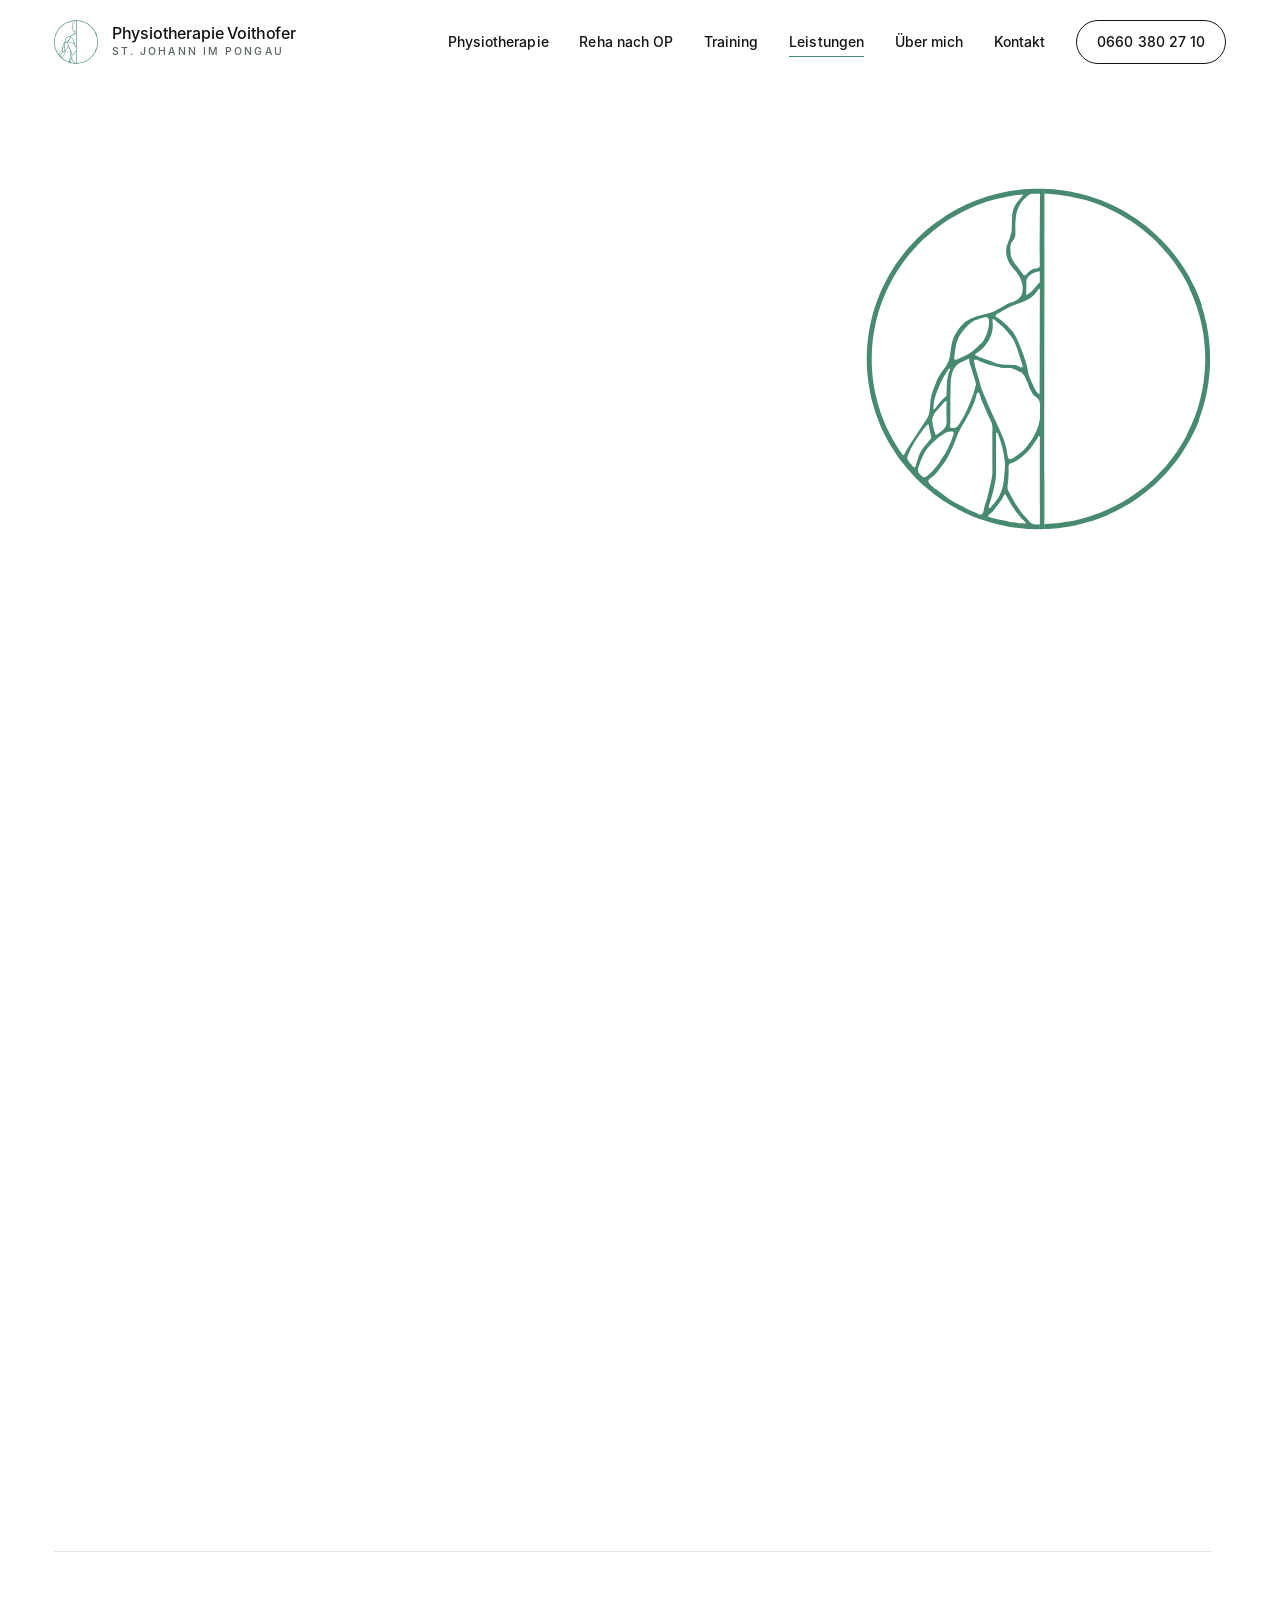
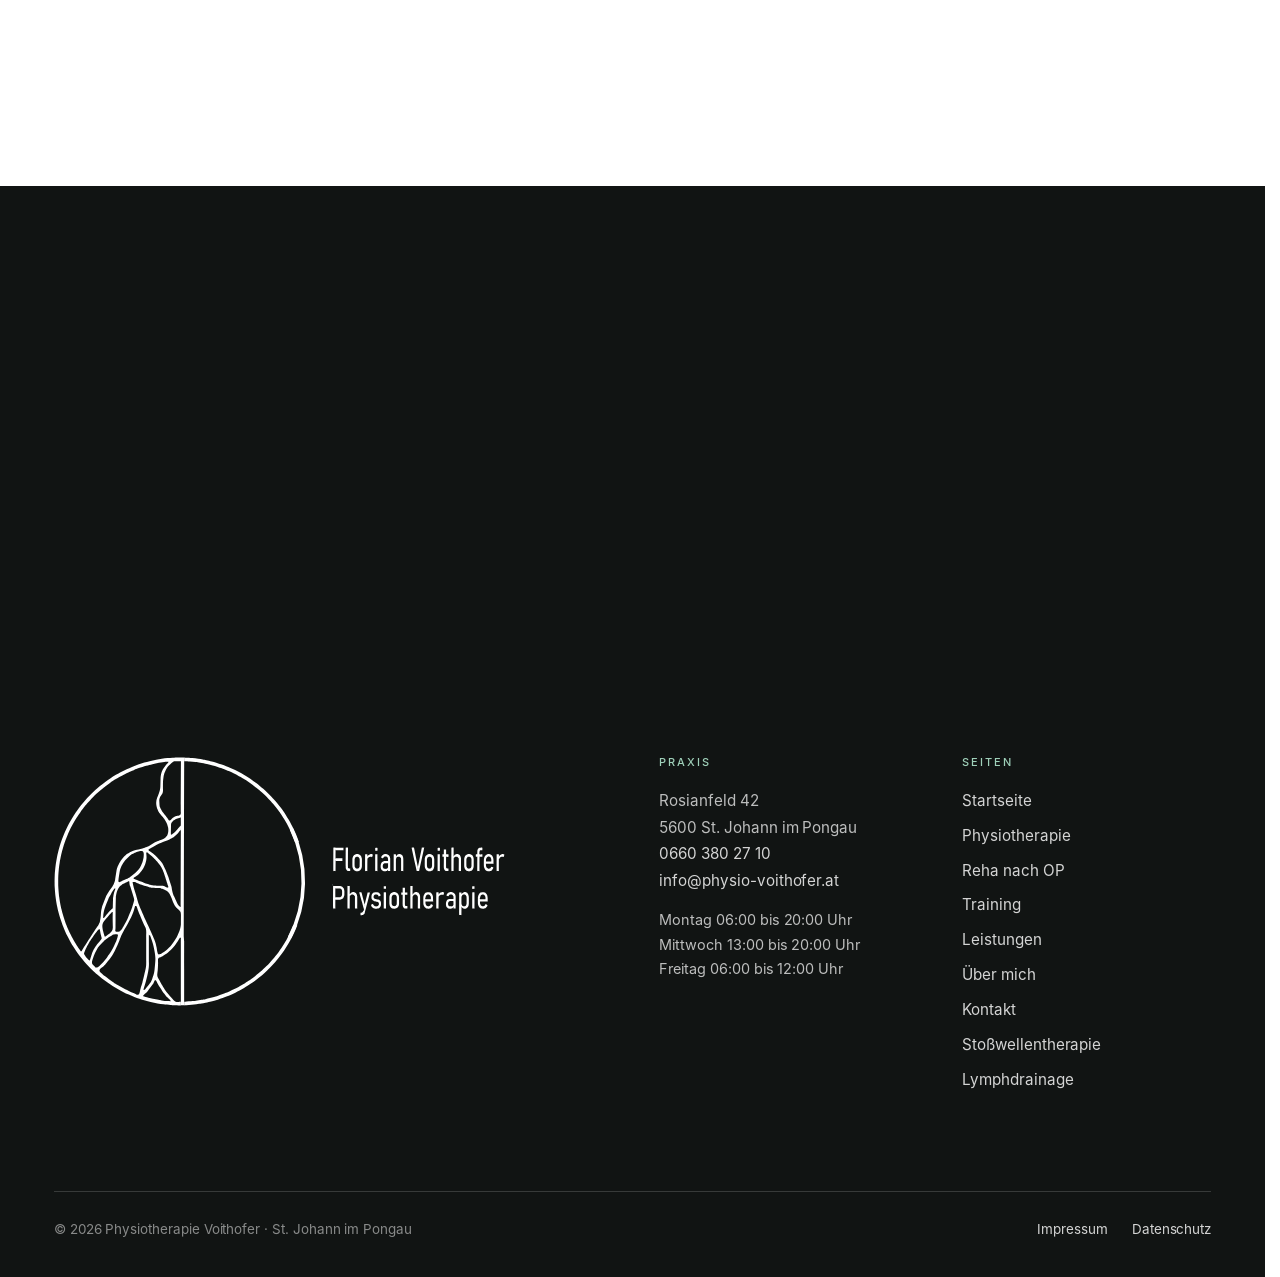
<file: leistungen.html>
<!doctype html>
<html lang="de-AT">
<head>
<meta charset="utf-8">
<meta name="viewport" content="width=device-width,initial-scale=1">
<title>Leistungen Physiotherapie St. Johann im Pongau | Physiotherapie Voithofer</title>
<meta name="description" content="Physiotherapie, Reha nach Operation, Training, Stoßwellentherapie und Lymphdrainage in St. Johann im Pongau. Persönliche Einzelbehandlung.">
<meta name="robots" content="index,follow,max-image-preview:large,max-snippet:-1">
<link rel="canonical" href="https://physio-voithofer.at/leistungen.html">
<meta name="theme-color" content="#ffffff">
<meta name="author" content="Physiotherapie Voithofer">
<meta name="geo.region" content="AT-5">
<meta name="geo.placename" content="St. Johann im Pongau">
<meta property="og:type" content="website">
<meta property="og:locale" content="de_AT">
<meta property="og:site_name" content="Physiotherapie Voithofer">
<meta property="og:title" content="Leistungen Physiotherapie St. Johann im Pongau | Physiotherapie Voithofer">
<meta property="og:description" content="Physiotherapie, Reha nach Operation, Training, Stoßwellentherapie und Lymphdrainage in St. Johann im Pongau. Persönliche Einzelbehandlung.">
<meta property="og:url" content="https://physio-voithofer.at/leistungen.html">
<meta property="og:image" content="https://physio-voithofer.at/img/og-image.png">
<meta property="og:image:width" content="1200">
<meta property="og:image:height" content="630">
<meta name="twitter:card" content="summary_large_image">
<link rel="icon" href="img/favicon.svg" type="image/svg+xml">
<link rel="icon" href="img/favicon-32.png" sizes="32x32" type="image/png">
<link rel="apple-touch-icon" href="img/apple-touch-icon.png">
<link rel="preload" href="fonts/inter-400.woff" as="font" type="font/woff" crossorigin>
<link rel="preload" href="fonts/inter-500.woff" as="font" type="font/woff" crossorigin>
<link rel="preload" href="fonts/inter-display-300.woff" as="font" type="font/woff" crossorigin>
<link rel="stylesheet" href="css/style.css?v=202611171818">
<script>document.documentElement.classList.add('js');try{if(!sessionStorage.getItem('splash')&&!(window.matchMedia&&matchMedia('(prefers-reduced-motion: reduce)').matches)){document.documentElement.classList.add('splash-on');sessionStorage.setItem('splash','1')}}catch(e){}</script>
<script type="application/ld+json">{"@context": "https://schema.org", "@type": ["Physiotherapy", "LocalBusiness"], "@id": "https://physio-voithofer.at/#praxis", "name": "Physiotherapie Voithofer", "description": "Physiotherapie, Stoßwellentherapie, Lymphdrainage, Rehabilitation nach Operationen und angepasstes Training in St. Johann im Pongau.", "url": "https://physio-voithofer.at/", "logo": "https://physio-voithofer.at/img/logo-symbol-gruen.svg", "image": "https://physio-voithofer.at/img/og-image.png", "telephone": "+43 660 3802710", "email": "info@physio-voithofer.at", "address": {"@type": "PostalAddress", "streetAddress": "Rosianfeld 42", "postalCode": "5600", "addressLocality": "St. Johann im Pongau", "addressRegion": "Salzburg", "addressCountry": "AT"}, "openingHoursSpecification": [{"@type": "OpeningHoursSpecification", "dayOfWeek": "Monday", "opens": "06:00", "closes": "20:00"}, {"@type": "OpeningHoursSpecification", "dayOfWeek": "Wednesday", "opens": "13:00", "closes": "20:00"}, {"@type": "OpeningHoursSpecification", "dayOfWeek": "Friday", "opens": "06:00", "closes": "12:00"}], "medicalSpecialty": "PhysicalTherapy", "areaServed": [{"@type": "City", "name": "St. Johann"}, {"@type": "City", "name": "Bischofshofen"}, {"@type": "City", "name": "Werfen"}, {"@type": "City", "name": "Pfarrwerfen"}, {"@type": "City", "name": "Mühlbach"}, {"@type": "City", "name": "St. Veit"}, {"@type": "City", "name": "Großarl"}, {"@type": "City", "name": "Wagrain"}, {"@type": "City", "name": "Goldegg"}, {"@type": "City", "name": "Schwarzach"}], "founder": {"@type": "Person", "name": "Florian Voithofer", "jobTitle": "Physiotherapeut"}, "sameAs": ["https://maps.app.goo.gl/pfKtp47DYZGsvfEZA"], "hasMap": "https://maps.app.goo.gl/pfKtp47DYZGsvfEZA", "geo": {"@type": "GeoCoordinates", "latitude": 47.340423, "longitude": 13.200283}}</script>
<script type="application/ld+json">{"@context": "https://schema.org", "@type": "BreadcrumbList", "itemListElement": [{"@type": "ListItem", "position": 1, "name": "Startseite", "item": "https://physio-voithofer.at/"}, {"@type": "ListItem", "position": 2, "name": "Leistungen", "item": "https://physio-voithofer.at/leistungen.html"}]}</script>
</head>
<body>
<a class="skip" href="#inhalt">Zum Inhalt springen</a>
<div class="splash" aria-hidden="true"><div class="splash-in"><div class="splash-logo"><svg viewBox="3 9 1403 1388" xmlns="http://www.w3.org/2000/svg"><path pathLength="1" d="M717 1393C715 1393 712 1393 705 1393C697 1393 679 1393 670 1392C661 1392 661 1392 651 1391C642 1390 625 1389 613 1387C601 1386 591 1384 579 1382C567 1380 553 1377 541 1374C530 1372 521 1369 510 1366C500 1363 488 1360 479 1356C469 1353 460 1350 451 1346C441 1342 430 1338 419 1333C409 1328 398 1323 388 1318C377 1313 368 1308 358 1302C348 1297 339 1291 329 1285C320 1279 311 1273 301 1266C291 1259 280 1251 270 1243C260 1235 250 1227 242 1220C234 1213 228 1208 220 1200C212 1192 202 1182 194 1173C185 1165 178 1156 171 1148C164 1140 158 1133 152 1125C145 1117 138 1107 132 1098C125 1088 118 1078 112 1068C105 1058 99 1047 94 1038C88 1028 84 1020 79 1010C74 1000 68 988 64 978C59 967 55 957 51 946C46 935 42 924 39 912C35 901 31 889 29 878C26 868 24 860 22 849C19 838 17 825 15 812C13 800 11 787 10 775C8 763 7 749 7 738C6 727 6 720 6 709C6 697 6 681 6 669C7 658 8 650 9 640C10 629 11 617 13 605C14 594 16 581 19 570C21 559 23 549 26 538C28 527 31 516 35 505C38 494 42 483 46 472C49 461 53 451 58 441C62 430 66 421 71 411C75 401 80 391 86 381C91 371 96 362 103 351C109 341 117 328 124 318C130 308 137 299 144 290C150 281 156 274 163 266C169 258 175 251 183 243C191 234 201 223 210 215C218 206 225 200 233 193C241 185 248 179 257 172C266 164 278 155 288 148C298 140 309 133 318 127C328 120 335 116 345 110C355 104 369 96 379 91C390 85 398 81 408 77C417 72 427 68 437 64C448 59 460 55 472 51C483 47 495 43 506 40C517 36 525 34 536 32C547 29 561 26 572 24C583 21 593 20 603 19C614 17 626 16 636 15C646 14 653 13 664 12C674 12 685 11 699 11C713 11 735 12 748 13C760 13 764 14 773 15C783 16 796 17 806 19C816 20 824 21 832 23C839 24 843 25 852 27C860 28 872 31 882 34C891 36 898 38 907 41C916 43 928 47 938 51C947 54 954 56 962 60C970 63 978 66 986 70C994 73 1004 78 1012 82C1020 85 1026 88 1034 93C1042 97 1052 103 1061 108C1069 112 1076 117 1084 122C1091 126 1098 131 1106 137C1113 142 1121 147 1128 153C1135 158 1143 164 1150 170C1157 175 1162 180 1169 186C1176 192 1183 199 1191 206C1198 213 1207 222 1213 229C1220 235 1224 240 1230 247C1236 253 1242 260 1248 268C1254 275 1261 284 1267 292C1273 300 1278 307 1283 314C1288 321 1292 327 1296 334C1301 342 1306 351 1311 359C1316 367 1321 376 1325 384C1330 393 1334 402 1338 410C1342 419 1346 426 1349 434C1352 442 1355 449 1358 457C1361 464 1366 478 1367 482C1369 486 1367 483 1367 483C1366 483 1367 483 1364 483C1360 483 1351 484 1348 484C1345 484 1349 489 1347 484C1344 479 1339 463 1335 453C1331 443 1327 434 1323 426C1319 417 1316 411 1312 403C1308 395 1304 387 1299 378C1295 370 1291 364 1285 355C1280 345 1271 332 1265 324C1259 315 1255 309 1249 302C1243 294 1236 285 1229 277C1222 268 1214 259 1207 252C1201 245 1196 240 1191 235C1186 229 1181 224 1176 220C1171 215 1170 213 1162 207C1155 200 1142 189 1130 180C1118 170 1101 157 1091 151C1082 144 1081 143 1073 139C1066 134 1053 126 1045 122C1038 117 1036 116 1029 113C1023 109 1014 105 1006 101C998 97 988 92 980 89C973 85 968 83 961 81C955 78 949 76 941 73C932 70 920 65 912 63C903 60 897 58 887 55C878 53 867 50 855 47C844 45 829 42 818 40C807 39 800 38 791 36C781 35 770 34 760 33C751 33 738 32 733 32C728 32 730 32 729 32C728 32 729 -190 728 33C728 256 728 1149 728 1372C728 1595 728 1372 729 1372C730 1372 726 1373 734 1372C742 1372 765 1370 775 1369C785 1368 785 1368 794 1367C802 1366 817 1364 825 1362C834 1361 838 1360 846 1358C854 1357 864 1354 872 1352C880 1350 887 1348 895 1346C902 1344 906 1343 917 1339C928 1335 950 1327 961 1323C972 1319 975 1318 982 1314C990 1311 1000 1306 1008 1302C1016 1298 1025 1294 1031 1290C1038 1287 1041 1285 1047 1281C1053 1278 1061 1273 1067 1269C1074 1265 1078 1263 1087 1256C1097 1250 1112 1239 1123 1230C1135 1221 1148 1210 1156 1203C1164 1196 1168 1193 1173 1188C1178 1183 1182 1179 1187 1174C1192 1169 1198 1162 1204 1156C1210 1150 1217 1143 1222 1136C1228 1130 1232 1125 1237 1118C1243 1112 1249 1104 1254 1096C1260 1089 1265 1081 1270 1073C1276 1065 1281 1056 1286 1048C1291 1040 1295 1033 1300 1024C1305 1015 1311 1004 1315 996C1320 987 1323 981 1326 972C1330 964 1335 951 1337 947C1339 942 1335 946 1338 946C1342 946 1354 947 1357 947C1361 947 1359 944 1358 948C1357 951 1352 962 1349 970C1346 977 1343 985 1339 993C1335 1000 1331 1009 1327 1017C1323 1024 1320 1031 1315 1039C1311 1046 1305 1056 1300 1064C1295 1072 1291 1079 1286 1086C1282 1093 1277 1099 1272 1106C1267 1112 1262 1119 1256 1127C1250 1134 1242 1144 1236 1151C1230 1158 1224 1164 1218 1171C1212 1178 1203 1186 1197 1192C1191 1198 1187 1202 1182 1207C1176 1212 1170 1218 1164 1223C1158 1228 1152 1233 1146 1238C1139 1243 1132 1249 1125 1254C1118 1259 1110 1265 1103 1270C1095 1275 1088 1280 1082 1284C1075 1289 1069 1292 1062 1296C1054 1301 1045 1306 1037 1310C1029 1315 1021 1318 1014 1322C1006 1326 998 1330 990 1333C982 1337 972 1341 964 1344C956 1347 950 1349 942 1352C934 1355 923 1359 916 1361C908 1364 903 1365 896 1367C888 1369 881 1371 872 1373C863 1375 849 1379 841 1380C833 1382 832 1382 824 1383C817 1384 805 1386 796 1387C787 1388 779 1389 770 1390C760 1391 749 1392 740 1392C731 1393 721 1393 717 1393C713 1393 719 1393 717 1393Z"/><path pathLength="1" d="M650 362C650 362 651 362 653 360C655 358 660 352 664 349C667 346 669 344 672 343C675 341 679 339 683 338C688 336 696 335 699 334C703 333 703 333 705 332C706 332 706 332 706 331C707 330 708 329 708 328C709 327 709 325 709 324C709 322 710 325 710 318C710 310 709 326 709 278C709 231 710 74 710 33C710 -7 710 32 710 32C710 32 715 32 709 32C704 32 682 32 676 32C670 32 674 32 673 33C672 33 671 33 668 35C665 37 659 41 655 45C651 48 648 51 645 54C641 58 639 60 637 64C634 67 632 71 630 74C628 78 626 80 625 84C623 87 621 91 620 95C618 99 617 104 616 107C615 111 614 111 613 117C613 123 611 134 610 144C610 153 610 165 610 174C610 182 610 188 610 194C610 199 610 202 609 205C609 207 608 209 607 210C607 212 607 211 605 214C603 217 597 225 596 228C594 231 594 230 594 232C593 234 591 239 590 242C590 244 590 246 590 248C589 250 589 249 589 254C590 259 591 274 591 280C592 286 593 286 594 289C594 291 595 293 597 296C598 299 600 302 603 306C605 311 607 314 613 321C618 328 630 343 634 349C639 355 639 357 641 359C642 361 643 362 645 362C646 363 649 362 650 362C651 362 649 363 650 362Z"/><path pathLength="1" d="M156 1092C156 1091 156 1093 157 1091C159 1088 162 1081 166 1075C169 1070 164 1077 177 1057C190 1037 231 975 243 955C256 936 250 944 252 940C254 937 255 935 256 933C257 930 257 931 258 927C259 923 261 915 261 909C262 904 263 899 263 893C264 887 264 879 265 874C265 868 266 865 267 860C267 856 269 851 270 847C271 843 269 846 273 837C276 828 286 803 290 793C294 783 294 783 297 778C300 772 303 767 308 759C312 752 322 739 326 734C330 728 330 728 331 725C333 722 335 719 336 715C338 711 340 705 341 702C342 698 342 703 343 693C345 684 349 655 351 644C352 633 353 632 355 627C356 623 357 620 359 617C360 613 362 610 364 606C366 602 368 598 371 594C373 590 375 586 379 582C382 578 386 572 390 568C393 564 396 561 400 558C403 554 407 551 411 549C415 546 420 543 424 541C427 539 429 538 432 537C436 535 439 533 445 532C450 530 455 528 465 526C475 523 495 518 504 515C512 513 511 513 515 511C520 509 523 509 532 504C542 499 563 486 572 482C580 477 579 478 584 477C589 475 596 472 601 470C607 468 611 466 614 464C618 462 620 461 622 459C624 457 625 457 626 455C628 453 630 451 631 449C633 446 634 444 635 441C636 439 637 438 637 435C638 433 639 430 639 427C640 424 640 418 640 415C640 412 640 410 639 408C639 405 639 404 638 401C637 397 636 391 634 386C633 381 631 376 628 372C626 367 623 362 620 358C617 354 617 353 612 348C608 342 597 329 593 324C588 318 588 317 587 315C585 312 584 310 583 308C581 305 580 301 579 298C577 295 577 293 576 288C575 284 573 277 573 273C572 268 572 265 572 261C573 257 573 254 574 251C574 247 573 249 576 242C578 235 585 217 588 208C591 199 592 195 593 189C595 183 595 183 595 173C596 163 596 140 597 130C597 121 597 121 597 116C598 112 599 107 600 103C600 100 601 99 602 96C603 93 604 89 606 85C607 82 609 79 612 74C614 70 618 65 623 59C627 53 636 43 639 40C642 36 640 39 640 39C640 38 641 36 640 35C638 35 637 35 631 35C624 36 611 37 598 39C585 42 565 45 552 48C538 51 529 54 517 57C504 61 487 67 475 71C464 74 457 77 449 81C441 84 435 86 425 91C415 95 399 103 389 109C378 114 371 118 365 122C358 125 353 128 347 132C342 135 337 138 332 142C326 145 320 150 313 155C306 160 297 166 290 172C283 177 279 180 271 187C262 193 248 206 241 213C233 219 230 222 225 228C219 233 215 238 208 246C201 253 189 266 183 274C176 281 174 284 169 291C163 297 158 305 151 315C144 325 134 339 127 351C119 363 112 374 106 387C99 399 92 412 87 424C81 437 74 453 70 463C67 472 66 474 64 481C61 488 58 499 55 506C53 512 53 515 51 522C49 530 45 541 43 550C41 558 40 565 39 573C37 580 36 585 34 595C33 605 31 619 30 632C28 645 27 663 26 675C26 688 26 697 26 707C26 716 26 720 26 731C27 742 29 762 29 772C30 782 30 782 31 789C32 796 34 807 35 816C37 824 39 834 40 841C42 848 43 853 45 859C46 865 47 871 49 878C51 885 54 894 57 902C59 911 62 919 65 926C67 934 70 940 73 948C76 955 79 964 83 971C86 979 88 983 92 991C95 998 101 1009 105 1016C108 1024 110 1026 115 1034C119 1042 126 1054 133 1064C139 1073 148 1087 152 1091C155 1096 151 1092 152 1092C153 1092 155 1092 156 1092C157 1092 156 1092 156 1092Z"/><path pathLength="1" d="M659 441C660 441 661 439 663 438C664 436 668 434 671 432C673 430 674 429 677 426C680 423 684 419 688 414C693 409 700 400 704 396C707 392 708 394 709 392C709 389 709 388 709 381C710 373 709 355 709 349C709 344 710 347 709 347C708 346 707 346 705 347C703 347 698 349 695 350C692 351 689 351 686 353C683 354 681 355 678 357C675 358 673 360 671 362C668 363 665 366 663 368C662 369 661 371 660 373C658 375 657 377 657 378C656 379 656 378 655 381C655 383 655 381 655 390C655 400 654 429 654 438C654 446 654 441 655 441C656 442 658 441 659 441C660 441 658 442 659 441Z"/><path pathLength="1" d="M709 844C709 774 710 494 710 423C710 352 710 420 709 419C708 418 708 416 705 419C703 421 698 428 695 432C692 436 690 438 686 441C683 445 677 449 674 452C670 455 668 456 664 459C659 462 656 464 646 468C636 472 614 480 604 485C593 489 593 489 584 494C574 498 557 508 549 513C540 517 536 520 533 522C530 523 531 523 530 524C529 525 529 527 530 529C531 530 532 531 537 534C541 538 552 545 558 550C564 555 568 558 574 565C581 571 591 582 596 588C601 593 601 594 603 597C605 600 607 603 609 607C611 610 613 614 615 618C617 623 619 625 622 634C626 642 633 659 636 668C640 676 640 677 643 687C647 697 654 719 656 728C659 736 657 731 658 736C659 740 660 749 661 754C662 759 663 761 664 766C666 771 668 777 672 785C675 794 683 810 687 818C690 826 692 828 694 831C696 835 697 836 699 838C701 840 703 843 705 844C706 845 708 844 709 844C710 844 709 914 709 844Z"/><path pathLength="1" d="M370 706C376 703 396 694 405 689C415 685 420 681 425 678C430 675 431 674 434 672C437 670 437 670 443 665C449 660 462 648 468 642C474 636 475 634 478 630C481 627 482 625 484 621C486 617 489 610 491 606C493 601 495 597 496 592C498 587 499 581 500 576C501 571 502 568 502 563C503 559 503 553 503 550C503 547 503 546 502 545C502 543 502 542 501 540C501 539 500 538 499 537C499 536 498 535 497 535C496 534 496 534 495 533C494 533 493 533 492 532C490 532 490 532 487 532C485 533 482 533 478 534C473 536 463 539 458 541C453 542 452 543 448 545C445 546 442 548 439 550C435 552 432 554 428 557C425 559 422 562 418 566C414 570 408 576 404 581C399 585 397 588 394 593C390 597 386 603 384 607C381 612 379 615 378 619C376 623 374 627 373 632C371 637 370 641 368 648C367 654 366 664 365 673C363 681 362 691 362 696C361 701 362 699 362 701C362 702 362 703 363 704C363 705 363 705 364 706C364 706 364 706 365 706C366 706 369 706 370 706C370 706 364 709 370 706Z"/><path pathLength="1" d="M638 736C639 736 639 736 639 735C640 734 640 733 639 731C639 730 642 737 638 726C635 715 623 679 618 664C613 649 610 642 607 636C605 630 606 633 604 629C603 626 599 621 597 617C595 614 594 612 591 609C589 605 586 602 581 597C577 591 569 582 564 578C560 573 562 574 555 569C549 563 530 547 525 543C519 538 523 541 522 541C521 541 518 541 518 541C517 541 517 541 517 542C517 543 517 541 517 546C517 550 518 561 518 568C518 574 517 581 516 587C515 593 513 599 511 605C509 611 507 617 504 622C502 627 500 631 496 636C493 641 488 647 484 651C481 655 479 657 476 660C473 663 471 665 466 669C461 673 451 679 447 682C444 684 447 682 447 683C447 684 446 686 447 687C447 688 445 687 451 689C457 692 473 698 482 701C490 704 493 705 501 708C508 710 519 715 526 717C532 719 535 720 538 721C541 722 539 722 543 722C546 723 547 724 558 724C568 725 597 726 606 727C615 727 610 727 612 728C614 728 615 728 618 730C622 731 629 735 632 736C635 737 637 736 638 736C639 736 638 736 638 736Z"/><path pathLength="1" d="M360 983C361 982 364 982 366 981C367 981 368 981 370 979C372 978 375 975 377 972C379 970 380 969 382 965C384 962 387 959 390 952C394 946 400 935 404 927C408 920 409 918 414 907C419 895 430 869 434 857C439 846 438 848 440 840C443 831 448 815 449 809C450 802 449 805 449 803C449 800 450 805 447 794C444 782 433 746 429 735C426 724 426 729 426 726C425 724 424 722 424 718C423 714 423 706 422 704C422 701 422 703 422 702C421 702 421 702 421 702C420 702 419 701 417 702C414 703 412 705 408 707C403 709 394 713 389 716C384 718 382 720 379 722C376 723 375 724 373 727C370 729 367 733 365 736C362 739 361 741 360 744C358 747 356 751 355 755C353 759 352 765 351 769C350 774 349 777 348 781C348 785 348 777 347 793C347 808 346 847 346 874C345 901 346 938 345 955C345 972 344 971 344 975C344 979 344 977 345 978C345 979 345 979 346 980C346 981 347 982 349 982C350 983 351 983 353 983C355 983 359 983 360 983C361 983 359 983 360 983Z"/><path pathLength="1" d="M591 1109C592 1108 593 1108 595 1107C597 1106 598 1106 602 1103C606 1101 614 1096 619 1092C624 1089 629 1085 633 1081C637 1078 640 1075 644 1070C648 1066 653 1061 657 1056C662 1050 667 1043 671 1037C675 1032 677 1028 680 1023C683 1018 687 1012 689 1007C692 1002 693 1000 695 994C697 989 700 982 702 977C704 972 705 968 706 964C707 959 708 953 709 949C710 944 710 948 710 938C710 928 710 899 710 889C710 880 710 883 709 881C709 878 709 877 708 875C707 873 706 870 705 869C704 867 704 866 701 864C698 861 690 854 687 851C684 848 684 848 683 846C681 845 681 845 679 841C676 837 672 830 669 822C665 815 661 803 658 795C655 788 651 780 649 776C647 772 647 772 645 770C644 767 643 766 641 764C639 762 637 760 636 759C634 757 635 757 631 756C628 754 620 750 616 748C611 746 609 745 606 744C603 743 603 742 600 742C597 741 596 740 588 739C580 739 560 738 551 737C541 736 540 736 534 734C527 733 520 731 512 728C504 726 492 722 485 719C479 717 477 716 473 714C468 712 460 708 457 707C453 705 454 706 452 705C449 705 444 705 442 705C440 705 441 705 441 706C441 707 440 704 441 710C443 717 447 733 449 744C452 755 456 764 459 775C462 787 467 803 470 813C472 822 472 822 476 830C479 839 483 850 490 864C496 879 504 899 513 919C523 939 536 968 544 985C552 1003 557 1015 561 1025C565 1034 566 1037 567 1042C569 1047 570 1052 571 1056C572 1061 573 1064 574 1070C575 1075 576 1084 577 1090C579 1095 580 1100 581 1103C582 1105 582 1105 583 1106C583 1107 584 1108 585 1108C585 1109 585 1109 586 1109C587 1109 590 1109 591 1109C592 1109 590 1109 591 1109Z"/><path pathLength="1" d="M281 906C281 905 282 905 284 902C287 899 292 891 296 887C299 883 300 882 304 878C307 874 314 866 318 863C322 859 325 857 327 855C329 853 329 853 329 852C330 850 330 853 330 845C331 836 331 811 331 801C332 792 332 795 333 789C333 783 336 773 337 768C338 763 337 764 339 761C340 757 343 749 344 746C345 743 345 742 344 742C343 741 341 741 340 742C339 742 340 742 339 743C338 745 337 746 334 751C331 755 324 765 321 772C317 778 314 783 312 788C309 793 308 795 305 802C301 810 295 825 291 835C288 844 285 854 282 862C280 869 279 876 278 881C278 885 278 886 277 890C277 894 277 903 277 905C277 908 277 906 277 906C278 906 280 906 281 906C281 906 280 906 281 906Z"/><path pathLength="1" d="M472 1333C472 1333 473 1333 474 1332C475 1332 475 1331 476 1330C477 1329 478 1330 479 1324C481 1319 483 1307 486 1297C488 1287 491 1283 495 1266C500 1250 508 1214 511 1199C515 1184 514 1182 515 1176C516 1170 516 1169 516 1165C517 1160 517 1173 517 1149C517 1124 516 1042 516 1015C516 988 517 994 517 987C517 981 516 979 516 976C516 973 516 972 515 970C515 967 515 966 512 959C509 952 503 940 498 928C492 915 483 893 479 884C475 875 476 878 474 872C471 865 466 850 464 844C462 839 462 840 461 839C460 838 458 839 457 839C456 839 456 839 456 840C455 841 454 840 453 846C451 851 448 864 445 872C442 880 441 883 436 894C431 904 423 922 415 936C408 950 397 967 392 977C386 988 383 992 381 998C378 1004 377 1005 375 1011C372 1018 367 1031 364 1038C361 1046 359 1050 356 1057C353 1064 350 1071 346 1079C343 1086 338 1096 334 1103C330 1110 329 1112 323 1121C317 1130 303 1147 296 1156C289 1165 285 1169 280 1174C275 1179 268 1184 264 1187C261 1189 261 1189 260 1191C258 1192 257 1194 256 1195C256 1197 256 1198 256 1200C256 1201 257 1202 258 1204C258 1205 259 1206 261 1208C263 1210 264 1211 269 1215C273 1219 277 1223 288 1231C298 1239 320 1256 331 1263C341 1271 342 1271 352 1277C361 1283 377 1292 389 1298C402 1305 418 1313 428 1317C437 1322 439 1322 445 1325C450 1327 458 1331 461 1332C465 1334 464 1333 466 1333C467 1334 471 1333 472 1333C473 1333 471 1333 472 1333Z"/><path pathLength="1" d="M290 1009C293 1007 302 1001 306 997C310 994 312 992 315 989C318 986 323 981 325 978C327 975 328 973 328 972C329 970 329 970 329 967C330 965 330 965 330 957C330 948 330 929 330 916C329 902 330 883 330 876C330 869 330 874 329 873C328 873 326 873 326 873C325 873 331 867 325 874C318 881 294 908 287 917C279 926 280 926 279 928C277 931 276 932 276 934C275 936 274 938 274 940C273 942 273 943 272 945C272 947 272 949 272 953C272 956 273 961 273 966C274 970 275 973 277 981C278 988 283 1003 285 1008C286 1013 285 1009 286 1009C287 1009 289 1009 290 1009C291 1009 287 1011 290 1009Z"/><path pathLength="1" d="M202 1142C202 1141 202 1144 204 1137C207 1129 214 1106 217 1098C219 1089 219 1091 221 1088C222 1085 223 1083 225 1080C226 1077 228 1073 231 1070C233 1067 232 1067 238 1060C243 1053 258 1036 263 1029C268 1023 267 1024 268 1022C269 1020 268 1019 268 1018C268 1016 268 1017 267 1014C266 1010 264 1002 263 995C261 988 259 977 258 972C257 968 258 970 257 969C256 969 255 967 253 969C250 972 245 977 241 983C236 988 229 997 224 1005C218 1012 210 1024 207 1029C203 1035 205 1031 202 1038C198 1044 188 1063 184 1070C180 1078 180 1078 177 1084C175 1089 172 1097 171 1101C169 1105 170 1105 170 1106C171 1108 171 1108 172 1111C174 1114 178 1120 181 1123C183 1126 183 1126 186 1129C188 1132 195 1140 198 1142C200 1144 201 1142 202 1142C203 1142 202 1143 202 1142Z"/><path pathLength="1" d="M242 1182C242 1182 245 1181 246 1180C247 1180 248 1179 249 1178C251 1177 251 1178 256 1173C261 1168 274 1155 281 1147C288 1140 293 1133 297 1128C301 1122 301 1121 306 1114C310 1108 318 1095 322 1089C326 1084 326 1083 328 1079C330 1076 331 1075 334 1068C337 1061 344 1046 347 1039C350 1033 350 1034 351 1029C353 1025 355 1018 356 1014C358 1010 358 1007 359 1004C359 1002 359 1001 359 1000C358 999 357 998 357 998C356 997 355 997 353 996C352 996 349 996 347 996C344 996 340 997 338 997C336 998 336 998 334 999C332 999 331 999 327 1002C322 1004 314 1009 308 1014C302 1018 295 1023 291 1027C286 1031 285 1032 279 1038C273 1044 260 1056 255 1063C249 1069 248 1071 245 1076C241 1081 239 1087 236 1093C233 1099 230 1104 227 1113C223 1121 218 1137 216 1144C214 1150 214 1148 214 1151C214 1153 214 1157 215 1159C215 1161 216 1162 217 1163C217 1164 217 1164 220 1167C222 1170 230 1178 232 1180C235 1182 233 1181 234 1181C235 1182 236 1182 237 1182C238 1182 241 1182 242 1182C243 1182 241 1182 242 1182Z"/><path pathLength="1" d="M502 1307C503 1307 505 1308 507 1307C509 1306 508 1306 512 1301C516 1296 528 1282 532 1276C537 1270 538 1268 540 1265C542 1262 543 1262 544 1259C546 1255 548 1250 550 1244C552 1239 556 1229 557 1224C559 1218 559 1216 560 1211C561 1206 562 1204 563 1193C564 1181 567 1156 567 1145C568 1133 568 1132 567 1126C567 1119 566 1113 565 1105C564 1097 562 1086 560 1077C558 1068 556 1059 554 1051C552 1043 550 1036 547 1029C545 1021 541 1011 539 1007C538 1003 538 1003 537 1003C537 1002 537 1002 537 1002C536 1002 534 1002 533 1002C533 1002 533 1001 532 1003C532 1004 532 985 531 1011C531 1037 532 1131 532 1158C532 1185 532 1169 531 1174C531 1178 531 1181 530 1187C530 1192 529 1198 527 1205C526 1212 524 1221 522 1229C520 1238 518 1245 515 1257C512 1268 505 1292 503 1300C500 1308 502 1302 502 1303C502 1304 502 1306 502 1307C502 1307 502 1307 502 1307C502 1307 502 1307 502 1307Z"/><path pathLength="1" d="M709 1373C709 1373 710 1426 710 1372C710 1317 709 1105 709 1047C710 989 710 1028 710 1023C710 1018 710 1018 710 1017C709 1015 710 1016 709 1016C708 1016 706 1016 706 1016C705 1016 705 1016 705 1016C704 1017 703 1017 702 1020C700 1023 697 1028 693 1035C689 1041 682 1051 677 1058C672 1064 668 1069 664 1074C660 1078 658 1081 653 1085C649 1089 642 1095 637 1099C631 1103 627 1107 622 1110C616 1114 611 1117 605 1120C600 1123 593 1125 589 1127C586 1128 587 1128 586 1129C586 1129 585 1130 585 1131C584 1131 584 1132 583 1133C583 1134 583 1134 582 1138C582 1142 583 1152 583 1158C583 1163 582 1167 582 1173C582 1179 582 1186 581 1194C580 1201 579 1213 578 1218C578 1223 578 1222 578 1225C578 1227 579 1230 579 1232C580 1234 577 1230 582 1237C586 1245 599 1269 605 1279C610 1289 612 1292 616 1297C619 1303 622 1307 626 1312C629 1317 633 1322 636 1326C639 1330 640 1332 644 1336C647 1340 651 1344 657 1350C664 1356 672 1369 681 1372C689 1376 704 1373 709 1373C714 1373 709 1373 709 1373Z"/><path pathLength="1" d="M651 1370C651 1370 652 1370 652 1370C652 1369 654 1369 651 1366C649 1363 640 1354 636 1350C631 1345 629 1342 626 1339C623 1335 621 1333 618 1329C614 1325 611 1320 607 1314C603 1308 598 1301 594 1294C589 1287 584 1278 581 1272C577 1265 573 1258 571 1255C569 1251 570 1253 570 1253C569 1252 567 1252 566 1253C565 1253 566 1251 565 1254C563 1256 560 1263 558 1267C556 1270 558 1269 552 1277C547 1284 532 1303 526 1311C520 1319 518 1320 514 1324C510 1328 505 1332 503 1335C500 1337 500 1337 500 1338C499 1339 500 1341 500 1342C500 1342 495 1341 500 1342C505 1344 520 1348 529 1350C538 1353 545 1354 554 1356C564 1358 576 1361 585 1362C593 1364 595 1364 603 1365C612 1366 629 1369 637 1369C645 1370 649 1370 651 1370C653 1370 651 1370 651 1370Z"/><path pathLength="1" d="M1335 405A688 688 0 0 1 1324 1020L1307 1011A668 668 0 0 0 1317 414Z"/></svg><img src="img/logo-symbol-gruen.svg" alt="Logo Physiotherapie Voithofer" width="1403" height="1388"></div><p class="splash-name">Physiotherapie Voithofer</p></div></div>
<header class="header">
  <div class="container">
    <a class="brand" href="index.html" aria-label="Physiotherapie Voithofer, zur Startseite">
      <img src="img/logo-symbol-gruen.svg" alt="Logo Physiotherapie Voithofer" width="44" height="44">
      <span class="brand-text"><span class="brand-name">Physiotherapie Voithofer</span><span class="brand-sub">St. Johann im Pongau</span></span>
    </a>
    <button class="burger" aria-expanded="false" aria-controls="nav" aria-label="Menü öffnen"><span></span><span></span></button>
    <nav class="nav" id="nav" aria-label="Hauptnavigation">
      <a class="nav-link" href="physiotherapie-st-johann-im-pongau.html">Physiotherapie</a>
<a class="nav-link" href="reha-nach-operation-pongau.html">Reha nach OP</a>
<a class="nav-link" href="training-trainingstherapie-st-johann.html">Training</a>
<a class="nav-link" href="leistungen.html" aria-current="page">Leistungen</a>
<a class="nav-link" href="ueber-mich.html">Über mich</a>
<a class="nav-link" href="kontakt.html">Kontakt</a>
      <a class="btn" href="tel:+436603802710">0660 380 27 10</a>
    </nav>
  </div>
</header>
<a class="call-fab" href="tel:+436603802710" aria-label="Termin telefonisch vereinbaren"><svg viewBox="0 0 24 24" fill="none" stroke="currentColor" stroke-width="1.5" aria-hidden="true"><path d="M5 4h4l2 5-2.5 1.5a11 11 0 0 0 5 5L15 13l5 2v4a1 1 0 0 1-1 1A15 15 0 0 1 4 5a1 1 0 0 1 1-1z" stroke-linejoin="round"/></svg><span>Termin vereinbaren</span></a>
<main id="inhalt">
<section class="page-hero" aria-labelledby="seitentitel">
  <div class="hero-mark" aria-hidden="true" data-parallax><img src="img/logo-symbol-gruen.svg" alt="Logo Physiotherapie Voithofer" width="1403" height="1388"></div>
  <div class="container" style="position:relative;z-index:2">
    <nav class="crumbs" aria-label="Brotkrumen" data-reveal="fade"><a href="index.html">Startseite</a><span aria-hidden="true">/</span><span>Leistungen</span></nav>
    
    <h1 id="seitentitel" class="h-xl" data-reveal style="--d:.05s">Meine Leistungen in St.&nbsp;Johann im&nbsp;Pongau.</h1>
    <p class="lead" data-reveal style="--d:.15s">Physiotherapie, Reha nach Operation, Training, Stoßwellentherapie und Lymphdrainage: persönlich und in Einzelterminen in meiner Praxis in St. Johann im Pongau.</p>
  </div>
</section>
<section class="section" style="padding-top:0" aria-label="Leistungen">
  <div class="container">
    <div class="rows">
      <a class="row" href="physiotherapie-st-johann-im-pongau.html" data-reveal style="--d:0.00s">
        <span class="row-no">01</span>
        <span class="row-title">Physiotherapie</span>
        <p class="row-text">Gezielte Behandlung bei Schmerzen und Bewegungseinschränkungen an Rücken, Nacken, Schulter, Hüfte, Knie und Gelenken.</p>
        <span class="row-go" aria-hidden="true"><svg viewBox="0 0 24 24" fill="none" stroke="currentColor" stroke-width="1.1"><path d="M3 12h17M14 5.5 20.5 12 14 18.5"/></svg></span>
      </a>
<a class="row" href="reha-nach-operation-pongau.html" data-reveal style="--d:0.06s">
        <span class="row-no">02</span>
        <span class="row-title">Reha nach Operation</span>
        <p class="row-text">Strukturierte Nachbehandlung nach Eingriffen am Bewegungsapparat, vom ersten Schritt bis zur vollen Belastung.</p>
        <span class="row-go" aria-hidden="true"><svg viewBox="0 0 24 24" fill="none" stroke="currentColor" stroke-width="1.1"><path d="M3 12h17M14 5.5 20.5 12 14 18.5"/></svg></span>
      </a>
<a class="row" href="training-trainingstherapie-st-johann.html" data-reveal style="--d:0.12s">
        <span class="row-no">03</span>
        <span class="row-title">Angepasstes Training<span class="badge">Ab Jänner 2027</span></span>
        <p class="row-text">Zurück in Bewegung: angepasstes Training im 1:1 in einem Fitnessstudio, für Stabilität, Kraft und Belastbarkeit.</p>
        <span class="row-go" aria-hidden="true"><svg viewBox="0 0 24 24" fill="none" stroke="currentColor" stroke-width="1.1"><path d="M3 12h17M14 5.5 20.5 12 14 18.5"/></svg></span>
      </a>
<a class="row" href="stosswellentherapie-pongau.html" data-reveal style="--d:0.18s">
        <span class="row-no">04</span>
        <span class="row-title">Stoßwellentherapie</span>
        <p class="row-text">Radiale Stoßwelle bei Fersensporn, Tennisellenbogen und hartnäckigen Sehnen- und Muskelbeschwerden.</p>
        <span class="row-go" aria-hidden="true"><svg viewBox="0 0 24 24" fill="none" stroke="currentColor" stroke-width="1.1"><path d="M3 12h17M14 5.5 20.5 12 14 18.5"/></svg></span>
      </a>
<a class="row" href="lymphdrainage-pongau.html" data-reveal style="--d:0.24s">
        <span class="row-no">05</span>
        <span class="row-title">Lymphdrainage</span>
        <p class="row-text">Manuelle Lymphdrainage bei Schwellungen nach Operationen und Verletzungen sowie bei Ödemen, nach ärztlicher Verordnung.</p>
        <span class="row-go" aria-hidden="true"><svg viewBox="0 0 24 24" fill="none" stroke="currentColor" stroke-width="1.1"><path d="M3 12h17M14 5.5 20.5 12 14 18.5"/></svg></span>
      </a>
    </div>
    <p data-reveal style="margin-top:40px">Termine vereinbare ich telefonisch unter <a class="link" href="tel:+436603802710">0660 380 27 10</a>.</p>
  </div>
</section>
</main>
<section class="cta" aria-labelledby="cta-h">
  <div class="container">
    <div class="cta-grid">
      <div>
        <span class="eyebrow" data-reveal>Termin</span>
        <h2 id="cta-h" data-reveal style="--d:.08s">Ihr nächster Schritt.</h2>
      </div>
      <div data-reveal style="--d:.16s">
        <p>Termine vereinbare ich telefonisch. Ich freue mich auf Ihren Anruf.</p>
        <a class="tel" href="tel:+436603802710">0660 380 27 10</a>
        <a class="btn btn--light" href="mailto:info@physio-voithofer.at">E-Mail schreiben</a>
      </div>
    </div>
  </div>
  <footer class="footer" style="margin-top:clamp(72px,9vw,128px)">
    <div class="container">
      <div class="top">
        <div class="f-logo"><img src="img/logo-weiss.svg" alt="Logo Physiotherapie Voithofer" width="440" height="243" loading="lazy"></div>
        <div class="f-col">
          <h4>Praxis</h4>
          <address>Rosianfeld 42<br>5600 St. Johann im Pongau<br><a href="tel:+436603802710">0660 380 27 10</a><br><a href="mailto:info@physio-voithofer.at">info@physio-voithofer.at</a></address>
          <p style="margin-top:14px;font-size:.9rem">Montag 06:00 bis 20:00 Uhr<br>Mittwoch 13:00 bis 20:00 Uhr<br>Freitag 06:00 bis 12:00 Uhr</p>
        </div>
        <div class="f-col">
          <h4>Seiten</h4>
          <ul>
            <li><a href="index.html">Startseite</a></li>
            <li><a href="physiotherapie-st-johann-im-pongau.html">Physiotherapie</a></li>
<li><a href="reha-nach-operation-pongau.html">Reha nach OP</a></li>
<li><a href="training-trainingstherapie-st-johann.html">Training</a></li>
<li><a href="leistungen.html">Leistungen</a></li>
<li><a href="ueber-mich.html">Über mich</a></li>
<li><a href="kontakt.html">Kontakt</a></li>
            <li><a href="stosswellentherapie-pongau.html">Stoßwellentherapie</a></li>
            <li><a href="lymphdrainage-pongau.html">Lymphdrainage</a></li>
          </ul>
        </div>
      </div>
      <div class="bottom">
        <span>© <span id="year">2026</span> Physiotherapie Voithofer · St. Johann im Pongau</span>
        <nav aria-label="Rechtliches"><a href="impressum.html">Impressum</a><a href="datenschutz.html">Datenschutz</a></nav>
      </div>
    </div>
  </footer>
</section>
<script src="js/main.js?v=202611171818" defer></script>
</body>
</html>
</file>
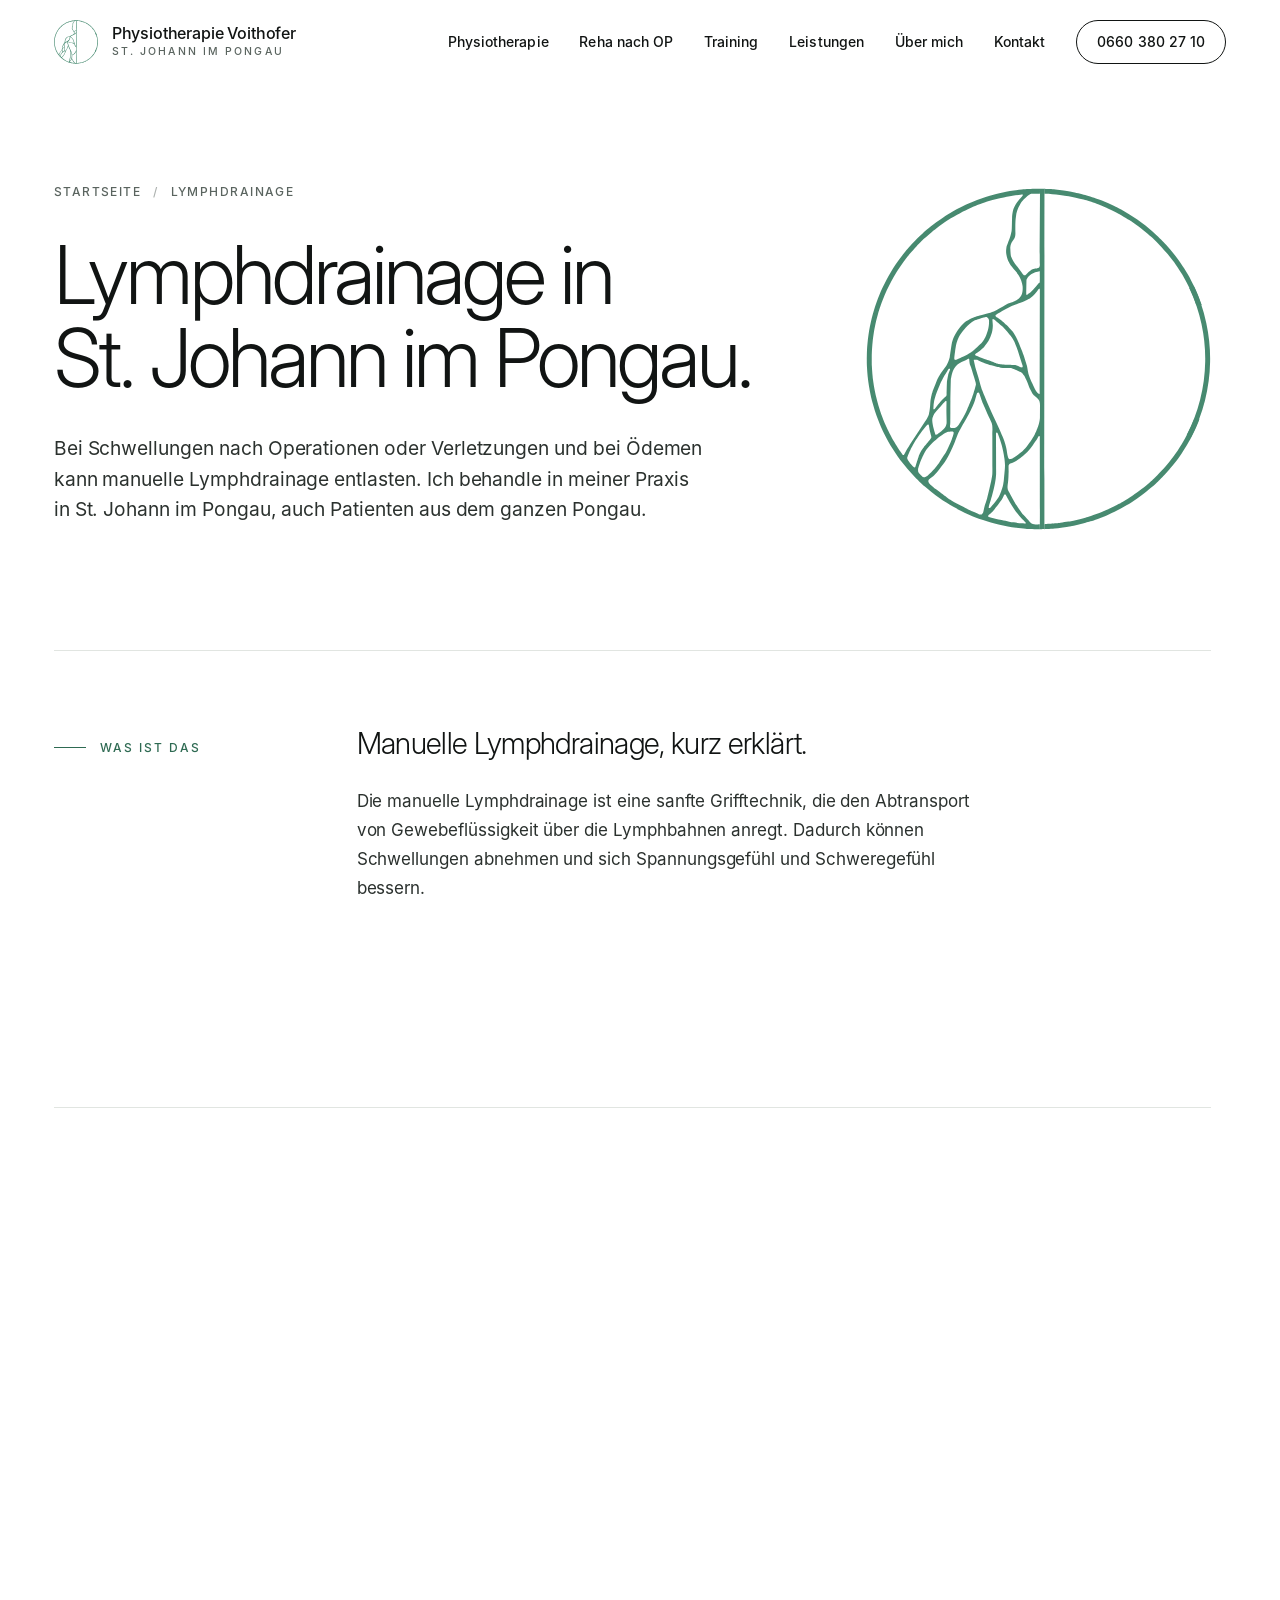
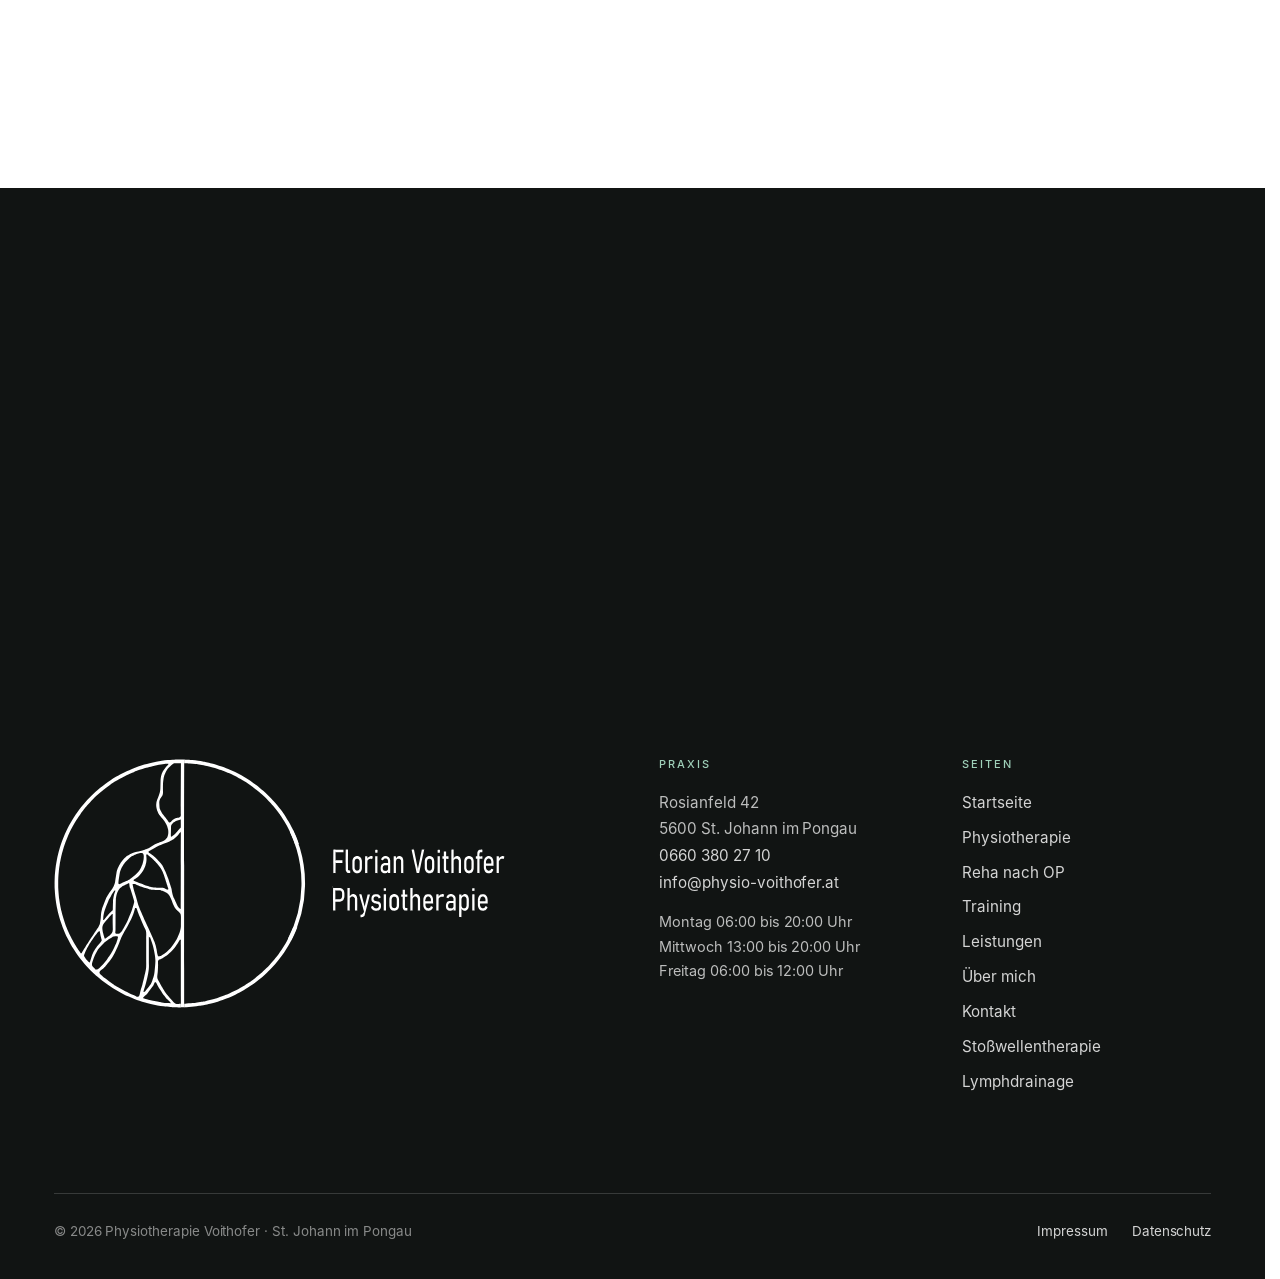
<file: lymphdrainage-pongau.html>
<!doctype html>
<html lang="de-AT">
<head>
<meta charset="utf-8">
<meta name="viewport" content="width=device-width,initial-scale=1">
<title>Lymphdrainage Pongau | Physiotherapie Voithofer</title>
<meta name="description" content="Manuelle Lymphdrainage in St. Johann im Pongau bei Schwellungen nach Operationen und Verletzungen sowie bei Ödemen. Sanfte Einzelbehandlung.">
<meta name="robots" content="index,follow,max-image-preview:large,max-snippet:-1">
<link rel="canonical" href="https://physio-voithofer.at/lymphdrainage-pongau.html">
<meta name="theme-color" content="#ffffff">
<meta name="author" content="Physiotherapie Voithofer">
<meta name="geo.region" content="AT-5">
<meta name="geo.placename" content="St. Johann im Pongau">
<meta property="og:type" content="website">
<meta property="og:locale" content="de_AT">
<meta property="og:site_name" content="Physiotherapie Voithofer">
<meta property="og:title" content="Lymphdrainage Pongau | Physiotherapie Voithofer">
<meta property="og:description" content="Manuelle Lymphdrainage in St. Johann im Pongau bei Schwellungen nach Operationen und Verletzungen sowie bei Ödemen. Sanfte Einzelbehandlung.">
<meta property="og:url" content="https://physio-voithofer.at/lymphdrainage-pongau.html">
<meta property="og:image" content="https://physio-voithofer.at/img/og-image.png">
<meta property="og:image:width" content="1200">
<meta property="og:image:height" content="630">
<meta name="twitter:card" content="summary_large_image">
<link rel="icon" href="img/favicon.svg" type="image/svg+xml">
<link rel="icon" href="img/favicon-32.png" sizes="32x32" type="image/png">
<link rel="apple-touch-icon" href="img/apple-touch-icon.png">
<link rel="preload" href="fonts/inter-400.woff" as="font" type="font/woff" crossorigin>
<link rel="preload" href="fonts/inter-500.woff" as="font" type="font/woff" crossorigin>
<link rel="preload" href="fonts/inter-display-300.woff" as="font" type="font/woff" crossorigin>
<link rel="stylesheet" href="css/style.css?v=202611171818">
<script>document.documentElement.classList.add('js');try{if(!sessionStorage.getItem('splash')&&!(window.matchMedia&&matchMedia('(prefers-reduced-motion: reduce)').matches)){document.documentElement.classList.add('splash-on');sessionStorage.setItem('splash','1')}}catch(e){}</script>
<script type="application/ld+json">{"@context": "https://schema.org", "@type": ["Physiotherapy", "LocalBusiness"], "@id": "https://physio-voithofer.at/#praxis", "name": "Physiotherapie Voithofer", "description": "Physiotherapie, Stoßwellentherapie, Lymphdrainage, Rehabilitation nach Operationen und angepasstes Training in St. Johann im Pongau.", "url": "https://physio-voithofer.at/", "logo": "https://physio-voithofer.at/img/logo-symbol-gruen.svg", "image": "https://physio-voithofer.at/img/og-image.png", "telephone": "+43 660 3802710", "email": "info@physio-voithofer.at", "address": {"@type": "PostalAddress", "streetAddress": "Rosianfeld 42", "postalCode": "5600", "addressLocality": "St. Johann im Pongau", "addressRegion": "Salzburg", "addressCountry": "AT"}, "openingHoursSpecification": [{"@type": "OpeningHoursSpecification", "dayOfWeek": "Monday", "opens": "06:00", "closes": "20:00"}, {"@type": "OpeningHoursSpecification", "dayOfWeek": "Wednesday", "opens": "13:00", "closes": "20:00"}, {"@type": "OpeningHoursSpecification", "dayOfWeek": "Friday", "opens": "06:00", "closes": "12:00"}], "medicalSpecialty": "PhysicalTherapy", "areaServed": [{"@type": "City", "name": "St. Johann"}, {"@type": "City", "name": "Bischofshofen"}, {"@type": "City", "name": "Werfen"}, {"@type": "City", "name": "Pfarrwerfen"}, {"@type": "City", "name": "Mühlbach"}, {"@type": "City", "name": "St. Veit"}, {"@type": "City", "name": "Großarl"}, {"@type": "City", "name": "Wagrain"}, {"@type": "City", "name": "Goldegg"}, {"@type": "City", "name": "Schwarzach"}], "founder": {"@type": "Person", "name": "Florian Voithofer", "jobTitle": "Physiotherapeut"}, "sameAs": ["https://maps.app.goo.gl/pfKtp47DYZGsvfEZA"], "hasMap": "https://maps.app.goo.gl/pfKtp47DYZGsvfEZA", "geo": {"@type": "GeoCoordinates", "latitude": 47.340423, "longitude": 13.200283}}</script>
<script type="application/ld+json">{"@context": "https://schema.org", "@type": "BreadcrumbList", "itemListElement": [{"@type": "ListItem", "position": 1, "name": "Startseite", "item": "https://physio-voithofer.at/"}, {"@type": "ListItem", "position": 2, "name": "Lymphdrainage", "item": "https://physio-voithofer.at/lymphdrainage-pongau.html"}]}</script>
<script type="application/ld+json">{"@context": "https://schema.org", "@type": "FAQPage", "mainEntity": [{"@type": "Question", "name": "Wie läuft eine Lymphdrainage ab?", "acceptedAnswer": {"@type": "Answer", "text": "Ich arbeite mit sanften, langsamen und kreisenden Griffen, die dem Lymphfluss folgen. Sie liegen dabei bequem und entspannt. Die Behandlung ist in der Regel nicht schmerzhaft."}}, {"@type": "Question", "name": "Wie viele Termine sind nötig?", "acceptedAnswer": {"@type": "Answer", "text": "Das hängt von Ursache und Verlauf der Schwellung ab. Häufig sind mehrere Termine in kurzen Abständen sinnvoll. Nach dem Befund sage ich Ihnen, was in Ihrem Fall empfehlenswert ist."}}, {"@type": "Question", "name": "Brauche ich eine ärztliche Verordnung?", "acceptedAnswer": {"@type": "Answer", "text": "Für eine Behandlung bei mir ist nicht zwingend eine Verordnung nötig. Für eine Kostenerstattung durch Ihre Krankenversicherung benötigen Sie in der Regel eine ärztliche Verordnung. Ob und in welcher Höhe erstattet wird, klären Sie bitte vorab mit Ihrer Versicherung."}}, {"@type": "Question", "name": "Wo finde ich Lymphdrainage im Pongau?", "acceptedAnswer": {"@type": "Answer", "text": "In meiner Praxis in Rosianfeld 42, 5600 St. Johann im Pongau. Zu mir kommen Patienten aus dem ganzen Pongau, zum Beispiel aus Bischofshofen, Werfen, Wagrain, Großarl, Schwarzach, St. Veit, Goldegg oder Mühlbach."}}]}</script>
</head>
<body>
<a class="skip" href="#inhalt">Zum Inhalt springen</a>
<div class="splash" aria-hidden="true"><div class="splash-in"><div class="splash-logo"><svg viewBox="3 9 1403 1388" xmlns="http://www.w3.org/2000/svg"><path pathLength="1" d="M717 1393C715 1393 712 1393 705 1393C697 1393 679 1393 670 1392C661 1392 661 1392 651 1391C642 1390 625 1389 613 1387C601 1386 591 1384 579 1382C567 1380 553 1377 541 1374C530 1372 521 1369 510 1366C500 1363 488 1360 479 1356C469 1353 460 1350 451 1346C441 1342 430 1338 419 1333C409 1328 398 1323 388 1318C377 1313 368 1308 358 1302C348 1297 339 1291 329 1285C320 1279 311 1273 301 1266C291 1259 280 1251 270 1243C260 1235 250 1227 242 1220C234 1213 228 1208 220 1200C212 1192 202 1182 194 1173C185 1165 178 1156 171 1148C164 1140 158 1133 152 1125C145 1117 138 1107 132 1098C125 1088 118 1078 112 1068C105 1058 99 1047 94 1038C88 1028 84 1020 79 1010C74 1000 68 988 64 978C59 967 55 957 51 946C46 935 42 924 39 912C35 901 31 889 29 878C26 868 24 860 22 849C19 838 17 825 15 812C13 800 11 787 10 775C8 763 7 749 7 738C6 727 6 720 6 709C6 697 6 681 6 669C7 658 8 650 9 640C10 629 11 617 13 605C14 594 16 581 19 570C21 559 23 549 26 538C28 527 31 516 35 505C38 494 42 483 46 472C49 461 53 451 58 441C62 430 66 421 71 411C75 401 80 391 86 381C91 371 96 362 103 351C109 341 117 328 124 318C130 308 137 299 144 290C150 281 156 274 163 266C169 258 175 251 183 243C191 234 201 223 210 215C218 206 225 200 233 193C241 185 248 179 257 172C266 164 278 155 288 148C298 140 309 133 318 127C328 120 335 116 345 110C355 104 369 96 379 91C390 85 398 81 408 77C417 72 427 68 437 64C448 59 460 55 472 51C483 47 495 43 506 40C517 36 525 34 536 32C547 29 561 26 572 24C583 21 593 20 603 19C614 17 626 16 636 15C646 14 653 13 664 12C674 12 685 11 699 11C713 11 735 12 748 13C760 13 764 14 773 15C783 16 796 17 806 19C816 20 824 21 832 23C839 24 843 25 852 27C860 28 872 31 882 34C891 36 898 38 907 41C916 43 928 47 938 51C947 54 954 56 962 60C970 63 978 66 986 70C994 73 1004 78 1012 82C1020 85 1026 88 1034 93C1042 97 1052 103 1061 108C1069 112 1076 117 1084 122C1091 126 1098 131 1106 137C1113 142 1121 147 1128 153C1135 158 1143 164 1150 170C1157 175 1162 180 1169 186C1176 192 1183 199 1191 206C1198 213 1207 222 1213 229C1220 235 1224 240 1230 247C1236 253 1242 260 1248 268C1254 275 1261 284 1267 292C1273 300 1278 307 1283 314C1288 321 1292 327 1296 334C1301 342 1306 351 1311 359C1316 367 1321 376 1325 384C1330 393 1334 402 1338 410C1342 419 1346 426 1349 434C1352 442 1355 449 1358 457C1361 464 1366 478 1367 482C1369 486 1367 483 1367 483C1366 483 1367 483 1364 483C1360 483 1351 484 1348 484C1345 484 1349 489 1347 484C1344 479 1339 463 1335 453C1331 443 1327 434 1323 426C1319 417 1316 411 1312 403C1308 395 1304 387 1299 378C1295 370 1291 364 1285 355C1280 345 1271 332 1265 324C1259 315 1255 309 1249 302C1243 294 1236 285 1229 277C1222 268 1214 259 1207 252C1201 245 1196 240 1191 235C1186 229 1181 224 1176 220C1171 215 1170 213 1162 207C1155 200 1142 189 1130 180C1118 170 1101 157 1091 151C1082 144 1081 143 1073 139C1066 134 1053 126 1045 122C1038 117 1036 116 1029 113C1023 109 1014 105 1006 101C998 97 988 92 980 89C973 85 968 83 961 81C955 78 949 76 941 73C932 70 920 65 912 63C903 60 897 58 887 55C878 53 867 50 855 47C844 45 829 42 818 40C807 39 800 38 791 36C781 35 770 34 760 33C751 33 738 32 733 32C728 32 730 32 729 32C728 32 729 -190 728 33C728 256 728 1149 728 1372C728 1595 728 1372 729 1372C730 1372 726 1373 734 1372C742 1372 765 1370 775 1369C785 1368 785 1368 794 1367C802 1366 817 1364 825 1362C834 1361 838 1360 846 1358C854 1357 864 1354 872 1352C880 1350 887 1348 895 1346C902 1344 906 1343 917 1339C928 1335 950 1327 961 1323C972 1319 975 1318 982 1314C990 1311 1000 1306 1008 1302C1016 1298 1025 1294 1031 1290C1038 1287 1041 1285 1047 1281C1053 1278 1061 1273 1067 1269C1074 1265 1078 1263 1087 1256C1097 1250 1112 1239 1123 1230C1135 1221 1148 1210 1156 1203C1164 1196 1168 1193 1173 1188C1178 1183 1182 1179 1187 1174C1192 1169 1198 1162 1204 1156C1210 1150 1217 1143 1222 1136C1228 1130 1232 1125 1237 1118C1243 1112 1249 1104 1254 1096C1260 1089 1265 1081 1270 1073C1276 1065 1281 1056 1286 1048C1291 1040 1295 1033 1300 1024C1305 1015 1311 1004 1315 996C1320 987 1323 981 1326 972C1330 964 1335 951 1337 947C1339 942 1335 946 1338 946C1342 946 1354 947 1357 947C1361 947 1359 944 1358 948C1357 951 1352 962 1349 970C1346 977 1343 985 1339 993C1335 1000 1331 1009 1327 1017C1323 1024 1320 1031 1315 1039C1311 1046 1305 1056 1300 1064C1295 1072 1291 1079 1286 1086C1282 1093 1277 1099 1272 1106C1267 1112 1262 1119 1256 1127C1250 1134 1242 1144 1236 1151C1230 1158 1224 1164 1218 1171C1212 1178 1203 1186 1197 1192C1191 1198 1187 1202 1182 1207C1176 1212 1170 1218 1164 1223C1158 1228 1152 1233 1146 1238C1139 1243 1132 1249 1125 1254C1118 1259 1110 1265 1103 1270C1095 1275 1088 1280 1082 1284C1075 1289 1069 1292 1062 1296C1054 1301 1045 1306 1037 1310C1029 1315 1021 1318 1014 1322C1006 1326 998 1330 990 1333C982 1337 972 1341 964 1344C956 1347 950 1349 942 1352C934 1355 923 1359 916 1361C908 1364 903 1365 896 1367C888 1369 881 1371 872 1373C863 1375 849 1379 841 1380C833 1382 832 1382 824 1383C817 1384 805 1386 796 1387C787 1388 779 1389 770 1390C760 1391 749 1392 740 1392C731 1393 721 1393 717 1393C713 1393 719 1393 717 1393Z"/><path pathLength="1" d="M650 362C650 362 651 362 653 360C655 358 660 352 664 349C667 346 669 344 672 343C675 341 679 339 683 338C688 336 696 335 699 334C703 333 703 333 705 332C706 332 706 332 706 331C707 330 708 329 708 328C709 327 709 325 709 324C709 322 710 325 710 318C710 310 709 326 709 278C709 231 710 74 710 33C710 -7 710 32 710 32C710 32 715 32 709 32C704 32 682 32 676 32C670 32 674 32 673 33C672 33 671 33 668 35C665 37 659 41 655 45C651 48 648 51 645 54C641 58 639 60 637 64C634 67 632 71 630 74C628 78 626 80 625 84C623 87 621 91 620 95C618 99 617 104 616 107C615 111 614 111 613 117C613 123 611 134 610 144C610 153 610 165 610 174C610 182 610 188 610 194C610 199 610 202 609 205C609 207 608 209 607 210C607 212 607 211 605 214C603 217 597 225 596 228C594 231 594 230 594 232C593 234 591 239 590 242C590 244 590 246 590 248C589 250 589 249 589 254C590 259 591 274 591 280C592 286 593 286 594 289C594 291 595 293 597 296C598 299 600 302 603 306C605 311 607 314 613 321C618 328 630 343 634 349C639 355 639 357 641 359C642 361 643 362 645 362C646 363 649 362 650 362C651 362 649 363 650 362Z"/><path pathLength="1" d="M156 1092C156 1091 156 1093 157 1091C159 1088 162 1081 166 1075C169 1070 164 1077 177 1057C190 1037 231 975 243 955C256 936 250 944 252 940C254 937 255 935 256 933C257 930 257 931 258 927C259 923 261 915 261 909C262 904 263 899 263 893C264 887 264 879 265 874C265 868 266 865 267 860C267 856 269 851 270 847C271 843 269 846 273 837C276 828 286 803 290 793C294 783 294 783 297 778C300 772 303 767 308 759C312 752 322 739 326 734C330 728 330 728 331 725C333 722 335 719 336 715C338 711 340 705 341 702C342 698 342 703 343 693C345 684 349 655 351 644C352 633 353 632 355 627C356 623 357 620 359 617C360 613 362 610 364 606C366 602 368 598 371 594C373 590 375 586 379 582C382 578 386 572 390 568C393 564 396 561 400 558C403 554 407 551 411 549C415 546 420 543 424 541C427 539 429 538 432 537C436 535 439 533 445 532C450 530 455 528 465 526C475 523 495 518 504 515C512 513 511 513 515 511C520 509 523 509 532 504C542 499 563 486 572 482C580 477 579 478 584 477C589 475 596 472 601 470C607 468 611 466 614 464C618 462 620 461 622 459C624 457 625 457 626 455C628 453 630 451 631 449C633 446 634 444 635 441C636 439 637 438 637 435C638 433 639 430 639 427C640 424 640 418 640 415C640 412 640 410 639 408C639 405 639 404 638 401C637 397 636 391 634 386C633 381 631 376 628 372C626 367 623 362 620 358C617 354 617 353 612 348C608 342 597 329 593 324C588 318 588 317 587 315C585 312 584 310 583 308C581 305 580 301 579 298C577 295 577 293 576 288C575 284 573 277 573 273C572 268 572 265 572 261C573 257 573 254 574 251C574 247 573 249 576 242C578 235 585 217 588 208C591 199 592 195 593 189C595 183 595 183 595 173C596 163 596 140 597 130C597 121 597 121 597 116C598 112 599 107 600 103C600 100 601 99 602 96C603 93 604 89 606 85C607 82 609 79 612 74C614 70 618 65 623 59C627 53 636 43 639 40C642 36 640 39 640 39C640 38 641 36 640 35C638 35 637 35 631 35C624 36 611 37 598 39C585 42 565 45 552 48C538 51 529 54 517 57C504 61 487 67 475 71C464 74 457 77 449 81C441 84 435 86 425 91C415 95 399 103 389 109C378 114 371 118 365 122C358 125 353 128 347 132C342 135 337 138 332 142C326 145 320 150 313 155C306 160 297 166 290 172C283 177 279 180 271 187C262 193 248 206 241 213C233 219 230 222 225 228C219 233 215 238 208 246C201 253 189 266 183 274C176 281 174 284 169 291C163 297 158 305 151 315C144 325 134 339 127 351C119 363 112 374 106 387C99 399 92 412 87 424C81 437 74 453 70 463C67 472 66 474 64 481C61 488 58 499 55 506C53 512 53 515 51 522C49 530 45 541 43 550C41 558 40 565 39 573C37 580 36 585 34 595C33 605 31 619 30 632C28 645 27 663 26 675C26 688 26 697 26 707C26 716 26 720 26 731C27 742 29 762 29 772C30 782 30 782 31 789C32 796 34 807 35 816C37 824 39 834 40 841C42 848 43 853 45 859C46 865 47 871 49 878C51 885 54 894 57 902C59 911 62 919 65 926C67 934 70 940 73 948C76 955 79 964 83 971C86 979 88 983 92 991C95 998 101 1009 105 1016C108 1024 110 1026 115 1034C119 1042 126 1054 133 1064C139 1073 148 1087 152 1091C155 1096 151 1092 152 1092C153 1092 155 1092 156 1092C157 1092 156 1092 156 1092Z"/><path pathLength="1" d="M659 441C660 441 661 439 663 438C664 436 668 434 671 432C673 430 674 429 677 426C680 423 684 419 688 414C693 409 700 400 704 396C707 392 708 394 709 392C709 389 709 388 709 381C710 373 709 355 709 349C709 344 710 347 709 347C708 346 707 346 705 347C703 347 698 349 695 350C692 351 689 351 686 353C683 354 681 355 678 357C675 358 673 360 671 362C668 363 665 366 663 368C662 369 661 371 660 373C658 375 657 377 657 378C656 379 656 378 655 381C655 383 655 381 655 390C655 400 654 429 654 438C654 446 654 441 655 441C656 442 658 441 659 441C660 441 658 442 659 441Z"/><path pathLength="1" d="M709 844C709 774 710 494 710 423C710 352 710 420 709 419C708 418 708 416 705 419C703 421 698 428 695 432C692 436 690 438 686 441C683 445 677 449 674 452C670 455 668 456 664 459C659 462 656 464 646 468C636 472 614 480 604 485C593 489 593 489 584 494C574 498 557 508 549 513C540 517 536 520 533 522C530 523 531 523 530 524C529 525 529 527 530 529C531 530 532 531 537 534C541 538 552 545 558 550C564 555 568 558 574 565C581 571 591 582 596 588C601 593 601 594 603 597C605 600 607 603 609 607C611 610 613 614 615 618C617 623 619 625 622 634C626 642 633 659 636 668C640 676 640 677 643 687C647 697 654 719 656 728C659 736 657 731 658 736C659 740 660 749 661 754C662 759 663 761 664 766C666 771 668 777 672 785C675 794 683 810 687 818C690 826 692 828 694 831C696 835 697 836 699 838C701 840 703 843 705 844C706 845 708 844 709 844C710 844 709 914 709 844Z"/><path pathLength="1" d="M370 706C376 703 396 694 405 689C415 685 420 681 425 678C430 675 431 674 434 672C437 670 437 670 443 665C449 660 462 648 468 642C474 636 475 634 478 630C481 627 482 625 484 621C486 617 489 610 491 606C493 601 495 597 496 592C498 587 499 581 500 576C501 571 502 568 502 563C503 559 503 553 503 550C503 547 503 546 502 545C502 543 502 542 501 540C501 539 500 538 499 537C499 536 498 535 497 535C496 534 496 534 495 533C494 533 493 533 492 532C490 532 490 532 487 532C485 533 482 533 478 534C473 536 463 539 458 541C453 542 452 543 448 545C445 546 442 548 439 550C435 552 432 554 428 557C425 559 422 562 418 566C414 570 408 576 404 581C399 585 397 588 394 593C390 597 386 603 384 607C381 612 379 615 378 619C376 623 374 627 373 632C371 637 370 641 368 648C367 654 366 664 365 673C363 681 362 691 362 696C361 701 362 699 362 701C362 702 362 703 363 704C363 705 363 705 364 706C364 706 364 706 365 706C366 706 369 706 370 706C370 706 364 709 370 706Z"/><path pathLength="1" d="M638 736C639 736 639 736 639 735C640 734 640 733 639 731C639 730 642 737 638 726C635 715 623 679 618 664C613 649 610 642 607 636C605 630 606 633 604 629C603 626 599 621 597 617C595 614 594 612 591 609C589 605 586 602 581 597C577 591 569 582 564 578C560 573 562 574 555 569C549 563 530 547 525 543C519 538 523 541 522 541C521 541 518 541 518 541C517 541 517 541 517 542C517 543 517 541 517 546C517 550 518 561 518 568C518 574 517 581 516 587C515 593 513 599 511 605C509 611 507 617 504 622C502 627 500 631 496 636C493 641 488 647 484 651C481 655 479 657 476 660C473 663 471 665 466 669C461 673 451 679 447 682C444 684 447 682 447 683C447 684 446 686 447 687C447 688 445 687 451 689C457 692 473 698 482 701C490 704 493 705 501 708C508 710 519 715 526 717C532 719 535 720 538 721C541 722 539 722 543 722C546 723 547 724 558 724C568 725 597 726 606 727C615 727 610 727 612 728C614 728 615 728 618 730C622 731 629 735 632 736C635 737 637 736 638 736C639 736 638 736 638 736Z"/><path pathLength="1" d="M360 983C361 982 364 982 366 981C367 981 368 981 370 979C372 978 375 975 377 972C379 970 380 969 382 965C384 962 387 959 390 952C394 946 400 935 404 927C408 920 409 918 414 907C419 895 430 869 434 857C439 846 438 848 440 840C443 831 448 815 449 809C450 802 449 805 449 803C449 800 450 805 447 794C444 782 433 746 429 735C426 724 426 729 426 726C425 724 424 722 424 718C423 714 423 706 422 704C422 701 422 703 422 702C421 702 421 702 421 702C420 702 419 701 417 702C414 703 412 705 408 707C403 709 394 713 389 716C384 718 382 720 379 722C376 723 375 724 373 727C370 729 367 733 365 736C362 739 361 741 360 744C358 747 356 751 355 755C353 759 352 765 351 769C350 774 349 777 348 781C348 785 348 777 347 793C347 808 346 847 346 874C345 901 346 938 345 955C345 972 344 971 344 975C344 979 344 977 345 978C345 979 345 979 346 980C346 981 347 982 349 982C350 983 351 983 353 983C355 983 359 983 360 983C361 983 359 983 360 983Z"/><path pathLength="1" d="M591 1109C592 1108 593 1108 595 1107C597 1106 598 1106 602 1103C606 1101 614 1096 619 1092C624 1089 629 1085 633 1081C637 1078 640 1075 644 1070C648 1066 653 1061 657 1056C662 1050 667 1043 671 1037C675 1032 677 1028 680 1023C683 1018 687 1012 689 1007C692 1002 693 1000 695 994C697 989 700 982 702 977C704 972 705 968 706 964C707 959 708 953 709 949C710 944 710 948 710 938C710 928 710 899 710 889C710 880 710 883 709 881C709 878 709 877 708 875C707 873 706 870 705 869C704 867 704 866 701 864C698 861 690 854 687 851C684 848 684 848 683 846C681 845 681 845 679 841C676 837 672 830 669 822C665 815 661 803 658 795C655 788 651 780 649 776C647 772 647 772 645 770C644 767 643 766 641 764C639 762 637 760 636 759C634 757 635 757 631 756C628 754 620 750 616 748C611 746 609 745 606 744C603 743 603 742 600 742C597 741 596 740 588 739C580 739 560 738 551 737C541 736 540 736 534 734C527 733 520 731 512 728C504 726 492 722 485 719C479 717 477 716 473 714C468 712 460 708 457 707C453 705 454 706 452 705C449 705 444 705 442 705C440 705 441 705 441 706C441 707 440 704 441 710C443 717 447 733 449 744C452 755 456 764 459 775C462 787 467 803 470 813C472 822 472 822 476 830C479 839 483 850 490 864C496 879 504 899 513 919C523 939 536 968 544 985C552 1003 557 1015 561 1025C565 1034 566 1037 567 1042C569 1047 570 1052 571 1056C572 1061 573 1064 574 1070C575 1075 576 1084 577 1090C579 1095 580 1100 581 1103C582 1105 582 1105 583 1106C583 1107 584 1108 585 1108C585 1109 585 1109 586 1109C587 1109 590 1109 591 1109C592 1109 590 1109 591 1109Z"/><path pathLength="1" d="M281 906C281 905 282 905 284 902C287 899 292 891 296 887C299 883 300 882 304 878C307 874 314 866 318 863C322 859 325 857 327 855C329 853 329 853 329 852C330 850 330 853 330 845C331 836 331 811 331 801C332 792 332 795 333 789C333 783 336 773 337 768C338 763 337 764 339 761C340 757 343 749 344 746C345 743 345 742 344 742C343 741 341 741 340 742C339 742 340 742 339 743C338 745 337 746 334 751C331 755 324 765 321 772C317 778 314 783 312 788C309 793 308 795 305 802C301 810 295 825 291 835C288 844 285 854 282 862C280 869 279 876 278 881C278 885 278 886 277 890C277 894 277 903 277 905C277 908 277 906 277 906C278 906 280 906 281 906C281 906 280 906 281 906Z"/><path pathLength="1" d="M472 1333C472 1333 473 1333 474 1332C475 1332 475 1331 476 1330C477 1329 478 1330 479 1324C481 1319 483 1307 486 1297C488 1287 491 1283 495 1266C500 1250 508 1214 511 1199C515 1184 514 1182 515 1176C516 1170 516 1169 516 1165C517 1160 517 1173 517 1149C517 1124 516 1042 516 1015C516 988 517 994 517 987C517 981 516 979 516 976C516 973 516 972 515 970C515 967 515 966 512 959C509 952 503 940 498 928C492 915 483 893 479 884C475 875 476 878 474 872C471 865 466 850 464 844C462 839 462 840 461 839C460 838 458 839 457 839C456 839 456 839 456 840C455 841 454 840 453 846C451 851 448 864 445 872C442 880 441 883 436 894C431 904 423 922 415 936C408 950 397 967 392 977C386 988 383 992 381 998C378 1004 377 1005 375 1011C372 1018 367 1031 364 1038C361 1046 359 1050 356 1057C353 1064 350 1071 346 1079C343 1086 338 1096 334 1103C330 1110 329 1112 323 1121C317 1130 303 1147 296 1156C289 1165 285 1169 280 1174C275 1179 268 1184 264 1187C261 1189 261 1189 260 1191C258 1192 257 1194 256 1195C256 1197 256 1198 256 1200C256 1201 257 1202 258 1204C258 1205 259 1206 261 1208C263 1210 264 1211 269 1215C273 1219 277 1223 288 1231C298 1239 320 1256 331 1263C341 1271 342 1271 352 1277C361 1283 377 1292 389 1298C402 1305 418 1313 428 1317C437 1322 439 1322 445 1325C450 1327 458 1331 461 1332C465 1334 464 1333 466 1333C467 1334 471 1333 472 1333C473 1333 471 1333 472 1333Z"/><path pathLength="1" d="M290 1009C293 1007 302 1001 306 997C310 994 312 992 315 989C318 986 323 981 325 978C327 975 328 973 328 972C329 970 329 970 329 967C330 965 330 965 330 957C330 948 330 929 330 916C329 902 330 883 330 876C330 869 330 874 329 873C328 873 326 873 326 873C325 873 331 867 325 874C318 881 294 908 287 917C279 926 280 926 279 928C277 931 276 932 276 934C275 936 274 938 274 940C273 942 273 943 272 945C272 947 272 949 272 953C272 956 273 961 273 966C274 970 275 973 277 981C278 988 283 1003 285 1008C286 1013 285 1009 286 1009C287 1009 289 1009 290 1009C291 1009 287 1011 290 1009Z"/><path pathLength="1" d="M202 1142C202 1141 202 1144 204 1137C207 1129 214 1106 217 1098C219 1089 219 1091 221 1088C222 1085 223 1083 225 1080C226 1077 228 1073 231 1070C233 1067 232 1067 238 1060C243 1053 258 1036 263 1029C268 1023 267 1024 268 1022C269 1020 268 1019 268 1018C268 1016 268 1017 267 1014C266 1010 264 1002 263 995C261 988 259 977 258 972C257 968 258 970 257 969C256 969 255 967 253 969C250 972 245 977 241 983C236 988 229 997 224 1005C218 1012 210 1024 207 1029C203 1035 205 1031 202 1038C198 1044 188 1063 184 1070C180 1078 180 1078 177 1084C175 1089 172 1097 171 1101C169 1105 170 1105 170 1106C171 1108 171 1108 172 1111C174 1114 178 1120 181 1123C183 1126 183 1126 186 1129C188 1132 195 1140 198 1142C200 1144 201 1142 202 1142C203 1142 202 1143 202 1142Z"/><path pathLength="1" d="M242 1182C242 1182 245 1181 246 1180C247 1180 248 1179 249 1178C251 1177 251 1178 256 1173C261 1168 274 1155 281 1147C288 1140 293 1133 297 1128C301 1122 301 1121 306 1114C310 1108 318 1095 322 1089C326 1084 326 1083 328 1079C330 1076 331 1075 334 1068C337 1061 344 1046 347 1039C350 1033 350 1034 351 1029C353 1025 355 1018 356 1014C358 1010 358 1007 359 1004C359 1002 359 1001 359 1000C358 999 357 998 357 998C356 997 355 997 353 996C352 996 349 996 347 996C344 996 340 997 338 997C336 998 336 998 334 999C332 999 331 999 327 1002C322 1004 314 1009 308 1014C302 1018 295 1023 291 1027C286 1031 285 1032 279 1038C273 1044 260 1056 255 1063C249 1069 248 1071 245 1076C241 1081 239 1087 236 1093C233 1099 230 1104 227 1113C223 1121 218 1137 216 1144C214 1150 214 1148 214 1151C214 1153 214 1157 215 1159C215 1161 216 1162 217 1163C217 1164 217 1164 220 1167C222 1170 230 1178 232 1180C235 1182 233 1181 234 1181C235 1182 236 1182 237 1182C238 1182 241 1182 242 1182C243 1182 241 1182 242 1182Z"/><path pathLength="1" d="M502 1307C503 1307 505 1308 507 1307C509 1306 508 1306 512 1301C516 1296 528 1282 532 1276C537 1270 538 1268 540 1265C542 1262 543 1262 544 1259C546 1255 548 1250 550 1244C552 1239 556 1229 557 1224C559 1218 559 1216 560 1211C561 1206 562 1204 563 1193C564 1181 567 1156 567 1145C568 1133 568 1132 567 1126C567 1119 566 1113 565 1105C564 1097 562 1086 560 1077C558 1068 556 1059 554 1051C552 1043 550 1036 547 1029C545 1021 541 1011 539 1007C538 1003 538 1003 537 1003C537 1002 537 1002 537 1002C536 1002 534 1002 533 1002C533 1002 533 1001 532 1003C532 1004 532 985 531 1011C531 1037 532 1131 532 1158C532 1185 532 1169 531 1174C531 1178 531 1181 530 1187C530 1192 529 1198 527 1205C526 1212 524 1221 522 1229C520 1238 518 1245 515 1257C512 1268 505 1292 503 1300C500 1308 502 1302 502 1303C502 1304 502 1306 502 1307C502 1307 502 1307 502 1307C502 1307 502 1307 502 1307Z"/><path pathLength="1" d="M709 1373C709 1373 710 1426 710 1372C710 1317 709 1105 709 1047C710 989 710 1028 710 1023C710 1018 710 1018 710 1017C709 1015 710 1016 709 1016C708 1016 706 1016 706 1016C705 1016 705 1016 705 1016C704 1017 703 1017 702 1020C700 1023 697 1028 693 1035C689 1041 682 1051 677 1058C672 1064 668 1069 664 1074C660 1078 658 1081 653 1085C649 1089 642 1095 637 1099C631 1103 627 1107 622 1110C616 1114 611 1117 605 1120C600 1123 593 1125 589 1127C586 1128 587 1128 586 1129C586 1129 585 1130 585 1131C584 1131 584 1132 583 1133C583 1134 583 1134 582 1138C582 1142 583 1152 583 1158C583 1163 582 1167 582 1173C582 1179 582 1186 581 1194C580 1201 579 1213 578 1218C578 1223 578 1222 578 1225C578 1227 579 1230 579 1232C580 1234 577 1230 582 1237C586 1245 599 1269 605 1279C610 1289 612 1292 616 1297C619 1303 622 1307 626 1312C629 1317 633 1322 636 1326C639 1330 640 1332 644 1336C647 1340 651 1344 657 1350C664 1356 672 1369 681 1372C689 1376 704 1373 709 1373C714 1373 709 1373 709 1373Z"/><path pathLength="1" d="M651 1370C651 1370 652 1370 652 1370C652 1369 654 1369 651 1366C649 1363 640 1354 636 1350C631 1345 629 1342 626 1339C623 1335 621 1333 618 1329C614 1325 611 1320 607 1314C603 1308 598 1301 594 1294C589 1287 584 1278 581 1272C577 1265 573 1258 571 1255C569 1251 570 1253 570 1253C569 1252 567 1252 566 1253C565 1253 566 1251 565 1254C563 1256 560 1263 558 1267C556 1270 558 1269 552 1277C547 1284 532 1303 526 1311C520 1319 518 1320 514 1324C510 1328 505 1332 503 1335C500 1337 500 1337 500 1338C499 1339 500 1341 500 1342C500 1342 495 1341 500 1342C505 1344 520 1348 529 1350C538 1353 545 1354 554 1356C564 1358 576 1361 585 1362C593 1364 595 1364 603 1365C612 1366 629 1369 637 1369C645 1370 649 1370 651 1370C653 1370 651 1370 651 1370Z"/><path pathLength="1" d="M1335 405A688 688 0 0 1 1324 1020L1307 1011A668 668 0 0 0 1317 414Z"/></svg><img src="img/logo-symbol-gruen.svg" alt="Logo Physiotherapie Voithofer" width="1403" height="1388"></div><p class="splash-name">Physiotherapie Voithofer</p></div></div>
<header class="header">
  <div class="container">
    <a class="brand" href="index.html" aria-label="Physiotherapie Voithofer, zur Startseite">
      <img src="img/logo-symbol-gruen.svg" alt="Logo Physiotherapie Voithofer" width="44" height="44">
      <span class="brand-text"><span class="brand-name">Physiotherapie Voithofer</span><span class="brand-sub">St. Johann im Pongau</span></span>
    </a>
    <button class="burger" aria-expanded="false" aria-controls="nav" aria-label="Menü öffnen"><span></span><span></span></button>
    <nav class="nav" id="nav" aria-label="Hauptnavigation">
      <a class="nav-link" href="physiotherapie-st-johann-im-pongau.html">Physiotherapie</a>
<a class="nav-link" href="reha-nach-operation-pongau.html">Reha nach OP</a>
<a class="nav-link" href="training-trainingstherapie-st-johann.html">Training</a>
<a class="nav-link" href="leistungen.html">Leistungen</a>
<a class="nav-link" href="ueber-mich.html">Über mich</a>
<a class="nav-link" href="kontakt.html">Kontakt</a>
      <a class="btn" href="tel:+436603802710">0660 380 27 10</a>
    </nav>
  </div>
</header>
<a class="call-fab" href="tel:+436603802710" aria-label="Termin telefonisch vereinbaren"><svg viewBox="0 0 24 24" fill="none" stroke="currentColor" stroke-width="1.5" aria-hidden="true"><path d="M5 4h4l2 5-2.5 1.5a11 11 0 0 0 5 5L15 13l5 2v4a1 1 0 0 1-1 1A15 15 0 0 1 4 5a1 1 0 0 1 1-1z" stroke-linejoin="round"/></svg><span>Termin vereinbaren</span></a>
<main id="inhalt">
<section class="page-hero" aria-labelledby="seitentitel">
  <div class="hero-mark" aria-hidden="true" data-parallax><img src="img/logo-symbol-gruen.svg" alt="Logo Physiotherapie Voithofer" width="1403" height="1388"></div>
  <div class="container" style="position:relative;z-index:2">
    <nav class="crumbs" aria-label="Brotkrumen" data-reveal="fade"><a href="index.html">Startseite</a><span aria-hidden="true">/</span><span>Lymphdrainage</span></nav>
    
    <h1 id="seitentitel" class="h-xl" data-reveal style="--d:.05s">Lymphdrainage in St.&nbsp;Johann im&nbsp;Pongau.</h1>
    <p class="lead" data-reveal style="--d:.15s">Bei Schwellungen nach Operationen oder Verletzungen und bei Ödemen kann manuelle Lymphdrainage entlasten. Ich behandle in meiner Praxis in St. Johann im Pongau, auch Patienten aus dem ganzen Pongau.</p>
  </div>
</section>
<div class="container">
  <section class="block" aria-labelledby="h1">
    <div class="label"><span class="eyebrow" data-reveal="fade">Was ist das</span></div>
    <div class="body">
      <h2 id="h1" class="h-md" data-reveal>Manuelle Lymphdrainage, kurz erklärt.</h2>
      <p data-reveal>Die manuelle Lymphdrainage ist eine sanfte Grifftechnik, die den Abtransport von Gewebeflüssigkeit über die Lymphbahnen anregt. Dadurch können Schwellungen abnehmen und sich Spannungsgefühl und Schweregefühl bessern.</p>
      <p data-reveal>Sie ist nicht operativ und nicht schmerzhaft. Je nach Beschwerdebild kombiniere ich sie mit Bewegung, Übungen oder Hinweisen für den Alltag. Ob sie für Sie sinnvoll ist, bespreche ich vorab im Gespräch.</p>
    </div>
  </section>

  <section class="block" aria-labelledby="h2">
    <div class="label"><span class="eyebrow" data-reveal="fade">Anwendung</span></div>
    <div class="body">
      <h2 id="h2" class="h-md" data-reveal>Wobei die Lymphdrainage eingesetzt wird.</h2>
      <p data-reveal>Typische Anlässe sind zum Beispiel:</p>
      <div data-reveal><ul class="tag-list"><li>Schwellungen nach Operationen</li><li>Schwellungen nach Verletzungen</li><li>Schwellungen nach Knie- und Hüftprothesen</li><li>Ödeme an Beinen und Armen</li><li>Lymphödeme</li><li>Schwellungen nach Sportverletzungen</li><li>Spannungs- und Schweregefühl in geschwollenen Gliedmaßen</li></ul></div>
    </div>
  </section>

  <section class="block" aria-labelledby="h3">
    <div class="label"><span class="eyebrow" data-reveal="fade">Ablauf</span></div>
    <div class="body">
      <h2 id="h3" class="h-md" data-reveal>So läuft die Behandlung ab.</h2>
      <div class="phases" data-reveal>
        <div class="phase"><div class="step-no">01</div><h3>Befund</h3><p>Zuerst klären wir Ursache und Ausmaß der Schwellung und ob Lymphdrainage bei Ihnen sinnvoll ist.</p></div>
        <div class="phase"><div class="step-no">02</div><h3>Behandlung</h3><p>Mit ruhigen, sanften Griffen behandle ich die betroffene Region. Sie liegen bequem und entspannt.</p></div>
        <div class="phase"><div class="step-no">03</div><h3>Verlauf</h3><p>Meist sind mehrere Termine sinnvoll. Ergänzend erhalten Sie Hinweise und Übungen für den Alltag.</p></div>
      </div>
    </div>
  </section>

  <section class="block" aria-labelledby="h4">
    <div class="label"><span class="eyebrow" data-reveal="fade">Gut zu wissen</span></div>
    <div class="body">
      <h2 id="h4" class="h-md" data-reveal>Wann Lymphdrainage nicht geeignet ist.</h2>
      <div class="note" data-reveal>
        <p>Bei akuten Entzündungen, Infektionen, einer Thrombose, nicht abgeklärten Herz- oder Nierenerkrankungen oder Tumorerkrankungen sollte vorab ärztlich geklärt werden, ob Lymphdrainage möglich ist. Bitte besprechen Sie das vor der Behandlung mit mir.</p>
      </div>
      <p style="margin-top:28px" data-reveal>Termine vereinbare ich telefonisch unter <a class="link" href="tel:+436603802710">0660 380 27 10</a>.</p>
    </div>
  </section>

  <section class="block" aria-labelledby="h5">
    <div class="label"><span class="eyebrow" data-reveal="fade">Fragen</span></div>
    <div class="body">
      <h2 id="h5" class="h-md" data-reveal>Häufige Fragen zur Lymphdrainage.</h2>
      <div class="faq-wrap">
        <div class="faq" data-reveal>
<details><summary>Wie läuft eine Lymphdrainage ab?<span class="plus" aria-hidden="true"></span></summary><div class="ans"><p>Ich arbeite mit sanften, langsamen und kreisenden Griffen, die dem Lymphfluss folgen. Sie liegen dabei bequem und entspannt. Die Behandlung ist in der Regel nicht schmerzhaft.</p></div></details>
<details><summary>Wie viele Termine sind nötig?<span class="plus" aria-hidden="true"></span></summary><div class="ans"><p>Das hängt von Ursache und Verlauf der Schwellung ab. Häufig sind mehrere Termine in kurzen Abständen sinnvoll. Nach dem Befund sage ich Ihnen, was in Ihrem Fall empfehlenswert ist.</p></div></details>
<details><summary>Brauche ich eine ärztliche Verordnung?<span class="plus" aria-hidden="true"></span></summary><div class="ans"><p>Für eine Behandlung bei mir ist nicht zwingend eine Verordnung nötig. Für eine Kostenerstattung durch Ihre Krankenversicherung benötigen Sie in der Regel eine ärztliche Verordnung. Ob und in welcher Höhe erstattet wird, klären Sie bitte vorab mit Ihrer Versicherung.</p></div></details>
<details><summary>Wo finde ich Lymphdrainage im Pongau?<span class="plus" aria-hidden="true"></span></summary><div class="ans"><p>In meiner Praxis in Rosianfeld 42, 5600 St. Johann im Pongau. Zu mir kommen Patienten aus dem ganzen Pongau, zum Beispiel aus Bischofshofen, Werfen, Wagrain, Großarl, Schwarzach, St. Veit, Goldegg oder Mühlbach.</p></div></details>
</div>
      </div>
    </div>
  </section>

  <section class="block" aria-labelledby="h6">
    <div class="label"><span class="eyebrow" data-reveal="fade">Weiterlesen</span></div>
    <div class="body">
      <h2 id="h6" class="h-md" data-reveal>Das könnte Sie auch interessieren.</h2>
      <div class="related" data-reveal><a href="physiotherapie-st-johann-im-pongau.html"><span>Physiotherapie</span><svg viewBox="0 0 24 24" fill="none" stroke="currentColor" stroke-width="1.2" aria-hidden="true"><path d="M3 12h17M14 5.5 20.5 12 14 18.5"/></svg></a>
<a href="reha-nach-operation-pongau.html"><span>Reha nach Operation</span><svg viewBox="0 0 24 24" fill="none" stroke="currentColor" stroke-width="1.2" aria-hidden="true"><path d="M3 12h17M14 5.5 20.5 12 14 18.5"/></svg></a></div>
    </div>
  </section>
</div>
</main>
<section class="cta" aria-labelledby="cta-h">
  <div class="container">
    <div class="cta-grid">
      <div>
        <span class="eyebrow" data-reveal>Termin</span>
        <h2 id="cta-h" data-reveal style="--d:.08s">Ihr nächster Schritt.</h2>
      </div>
      <div data-reveal style="--d:.16s">
        <p>Termine vereinbare ich telefonisch. Ich freue mich auf Ihren Anruf.</p>
        <a class="tel" href="tel:+436603802710">0660 380 27 10</a>
        <a class="btn btn--light" href="mailto:info@physio-voithofer.at">E-Mail schreiben</a>
      </div>
    </div>
  </div>
  <footer class="footer" style="margin-top:clamp(72px,9vw,128px)">
    <div class="container">
      <div class="top">
        <div class="f-logo"><img src="img/logo-weiss.svg" alt="Logo Physiotherapie Voithofer" width="440" height="243" loading="lazy"></div>
        <div class="f-col">
          <h4>Praxis</h4>
          <address>Rosianfeld 42<br>5600 St. Johann im Pongau<br><a href="tel:+436603802710">0660 380 27 10</a><br><a href="mailto:info@physio-voithofer.at">info@physio-voithofer.at</a></address>
          <p style="margin-top:14px;font-size:.9rem">Montag 06:00 bis 20:00 Uhr<br>Mittwoch 13:00 bis 20:00 Uhr<br>Freitag 06:00 bis 12:00 Uhr</p>
        </div>
        <div class="f-col">
          <h4>Seiten</h4>
          <ul>
            <li><a href="index.html">Startseite</a></li>
            <li><a href="physiotherapie-st-johann-im-pongau.html">Physiotherapie</a></li>
<li><a href="reha-nach-operation-pongau.html">Reha nach OP</a></li>
<li><a href="training-trainingstherapie-st-johann.html">Training</a></li>
<li><a href="leistungen.html">Leistungen</a></li>
<li><a href="ueber-mich.html">Über mich</a></li>
<li><a href="kontakt.html">Kontakt</a></li>
            <li><a href="stosswellentherapie-pongau.html">Stoßwellentherapie</a></li>
            <li><a href="lymphdrainage-pongau.html">Lymphdrainage</a></li>
          </ul>
        </div>
      </div>
      <div class="bottom">
        <span>© <span id="year">2026</span> Physiotherapie Voithofer · St. Johann im Pongau</span>
        <nav aria-label="Rechtliches"><a href="impressum.html">Impressum</a><a href="datenschutz.html">Datenschutz</a></nav>
      </div>
    </div>
  </footer>
</section>
<script src="js/main.js?v=202611171818" defer></script>
</body>
</html>
</file>
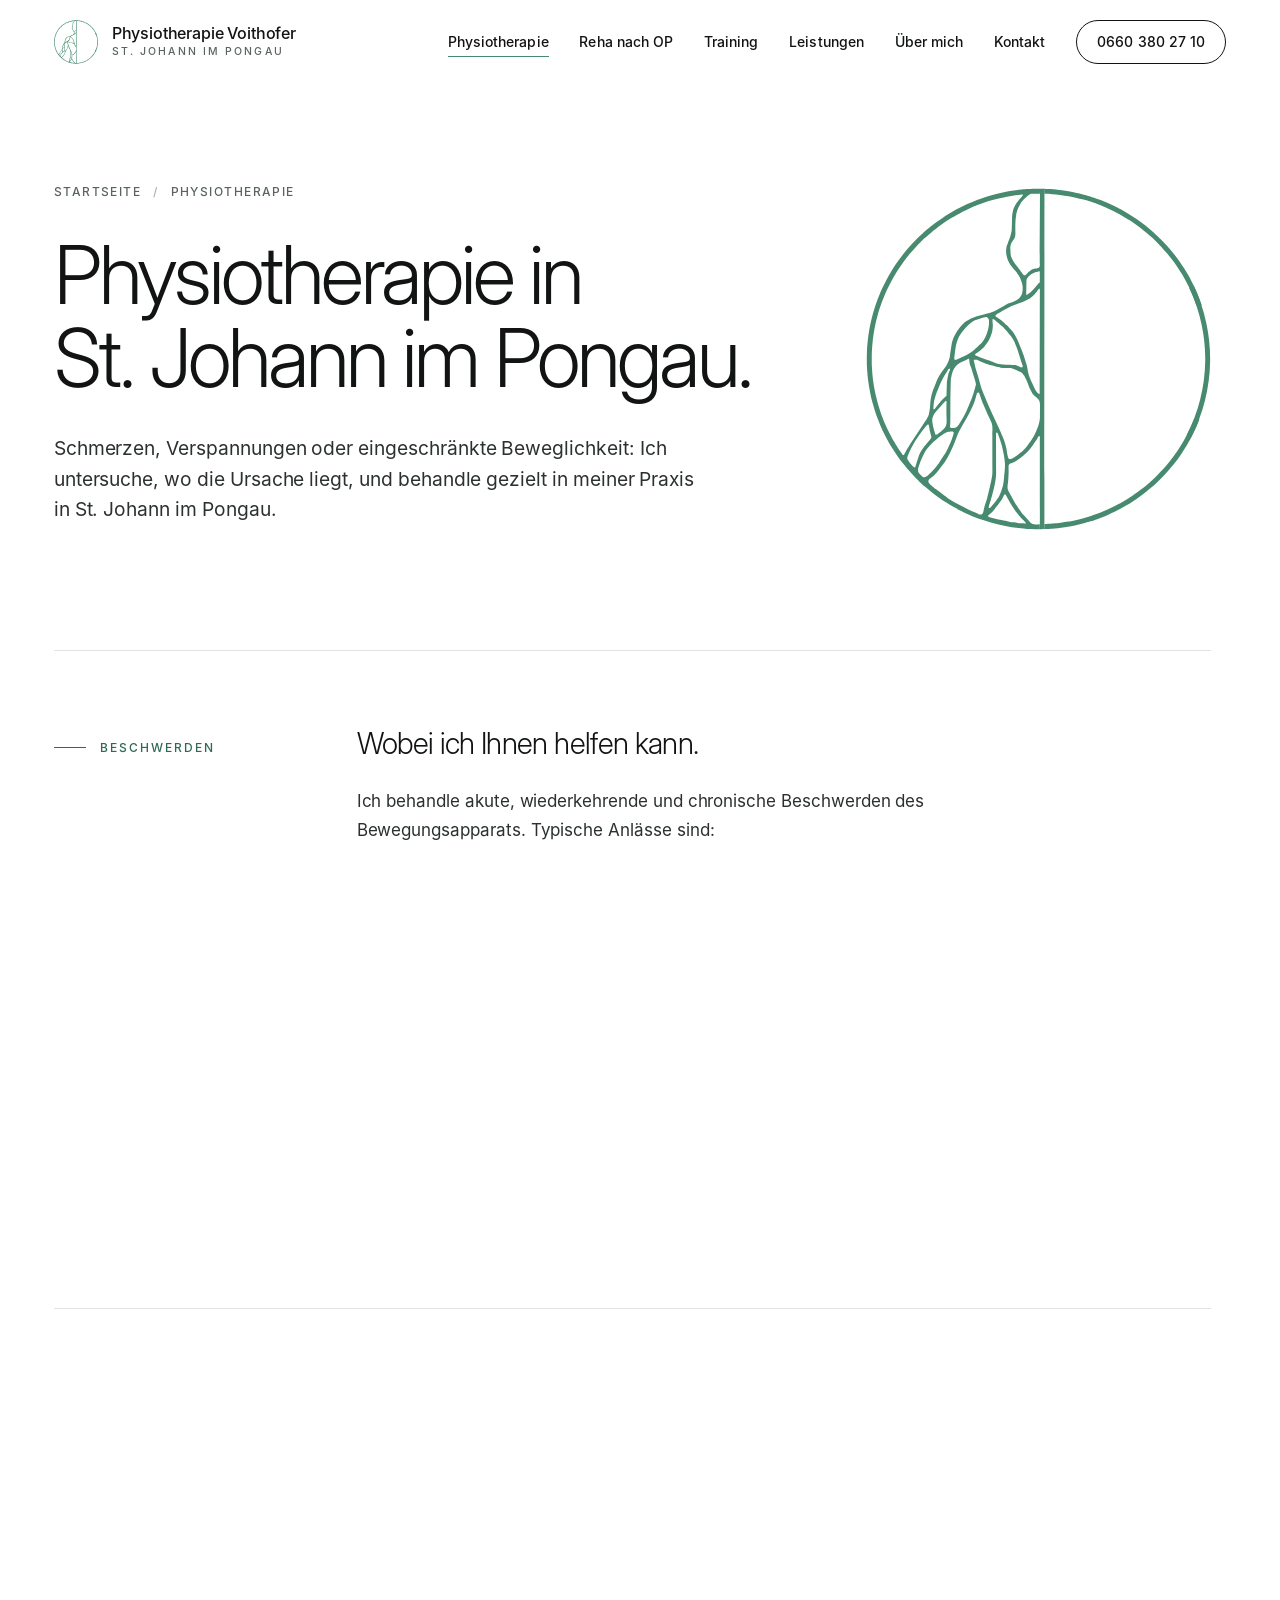
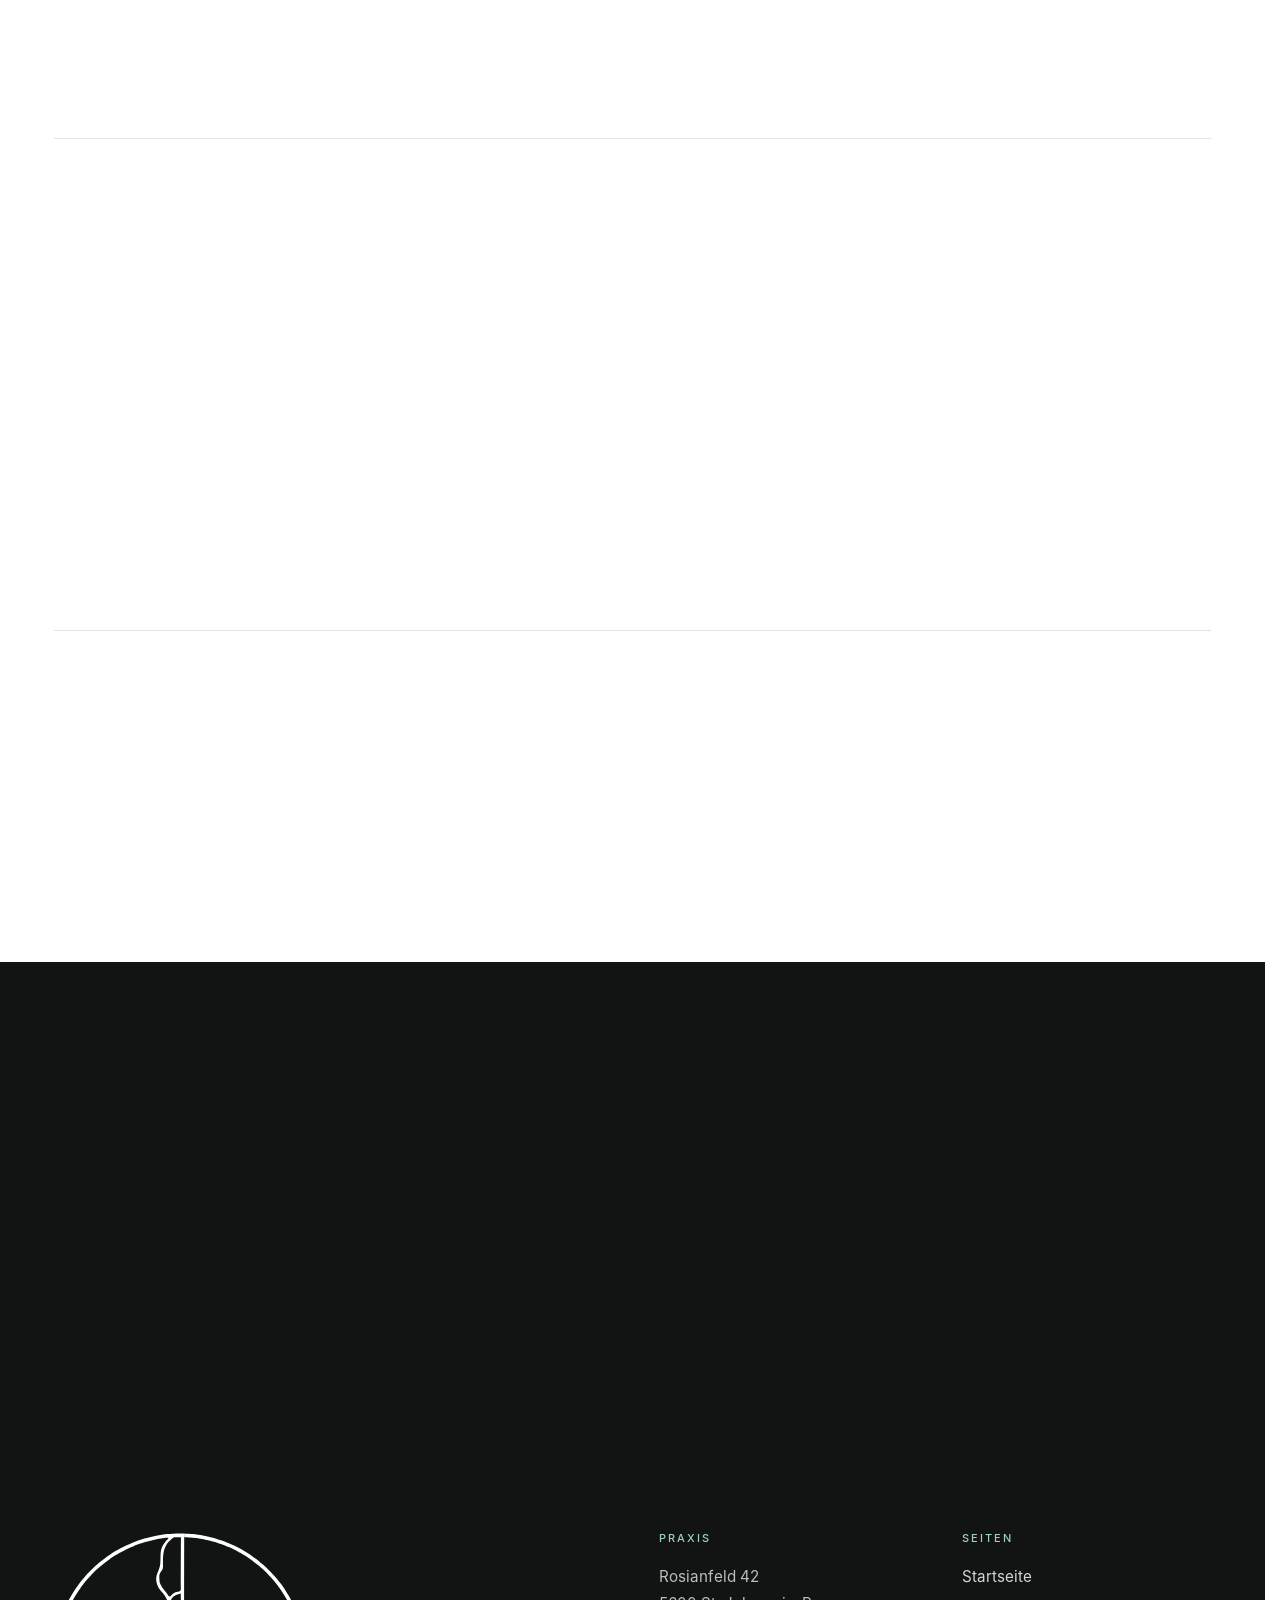
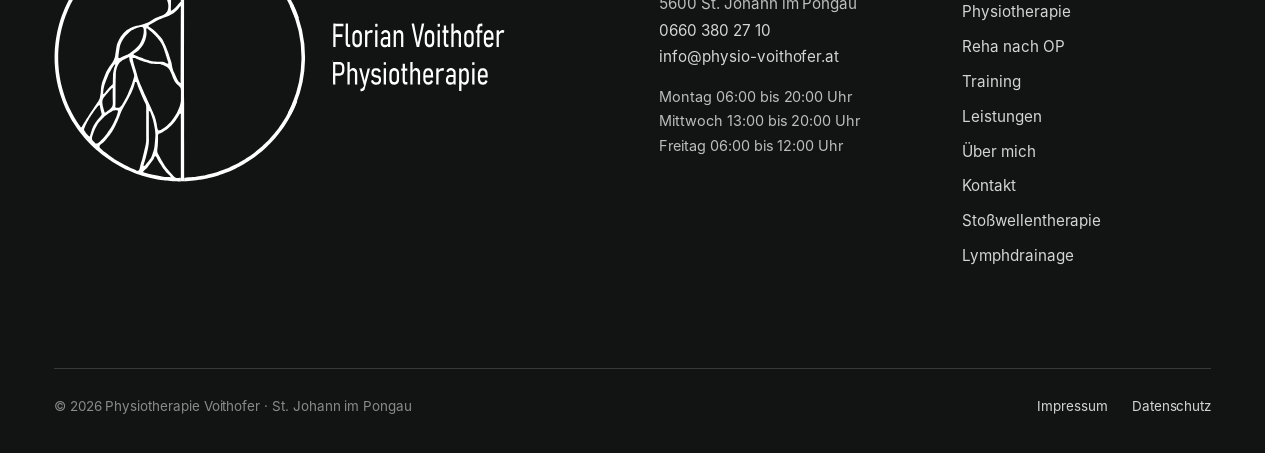
<file: physiotherapie-st-johann-im-pongau.html>
<!doctype html>
<html lang="de-AT">
<head>
<meta charset="utf-8">
<meta name="viewport" content="width=device-width,initial-scale=1">
<title>Physiotherapie Behandlung St. Johann | Physiotherapie Voithofer</title>
<meta name="description" content="Physiotherapie bei Rücken-, Nacken-, Schulter-, Hüft- und Knieschmerzen in St. Johann im Pongau. Gezielte Einzelbehandlung. Jetzt Termin vereinbaren.">
<meta name="robots" content="index,follow,max-image-preview:large,max-snippet:-1">
<link rel="canonical" href="https://physio-voithofer.at/physiotherapie-st-johann-im-pongau.html">
<meta name="theme-color" content="#ffffff">
<meta name="author" content="Physiotherapie Voithofer">
<meta name="geo.region" content="AT-5">
<meta name="geo.placename" content="St. Johann im Pongau">
<meta property="og:type" content="website">
<meta property="og:locale" content="de_AT">
<meta property="og:site_name" content="Physiotherapie Voithofer">
<meta property="og:title" content="Physiotherapie Behandlung St. Johann | Physiotherapie Voithofer">
<meta property="og:description" content="Physiotherapie bei Rücken-, Nacken-, Schulter-, Hüft- und Knieschmerzen in St. Johann im Pongau. Gezielte Einzelbehandlung. Jetzt Termin vereinbaren.">
<meta property="og:url" content="https://physio-voithofer.at/physiotherapie-st-johann-im-pongau.html">
<meta property="og:image" content="https://physio-voithofer.at/img/og-image.png">
<meta property="og:image:width" content="1200">
<meta property="og:image:height" content="630">
<meta name="twitter:card" content="summary_large_image">
<link rel="icon" href="img/favicon.svg" type="image/svg+xml">
<link rel="icon" href="img/favicon-32.png" sizes="32x32" type="image/png">
<link rel="apple-touch-icon" href="img/apple-touch-icon.png">
<link rel="preload" href="fonts/inter-400.woff" as="font" type="font/woff" crossorigin>
<link rel="preload" href="fonts/inter-500.woff" as="font" type="font/woff" crossorigin>
<link rel="preload" href="fonts/inter-display-300.woff" as="font" type="font/woff" crossorigin>
<link rel="stylesheet" href="css/style.css?v=202611171818">
<script>document.documentElement.classList.add('js');try{if(!sessionStorage.getItem('splash')&&!(window.matchMedia&&matchMedia('(prefers-reduced-motion: reduce)').matches)){document.documentElement.classList.add('splash-on');sessionStorage.setItem('splash','1')}}catch(e){}</script>
<script type="application/ld+json">{"@context": "https://schema.org", "@type": ["Physiotherapy", "LocalBusiness"], "@id": "https://physio-voithofer.at/#praxis", "name": "Physiotherapie Voithofer", "description": "Physiotherapie, Stoßwellentherapie, Lymphdrainage, Rehabilitation nach Operationen und angepasstes Training in St. Johann im Pongau.", "url": "https://physio-voithofer.at/", "logo": "https://physio-voithofer.at/img/logo-symbol-gruen.svg", "image": "https://physio-voithofer.at/img/og-image.png", "telephone": "+43 660 3802710", "email": "info@physio-voithofer.at", "address": {"@type": "PostalAddress", "streetAddress": "Rosianfeld 42", "postalCode": "5600", "addressLocality": "St. Johann im Pongau", "addressRegion": "Salzburg", "addressCountry": "AT"}, "openingHoursSpecification": [{"@type": "OpeningHoursSpecification", "dayOfWeek": "Monday", "opens": "06:00", "closes": "20:00"}, {"@type": "OpeningHoursSpecification", "dayOfWeek": "Wednesday", "opens": "13:00", "closes": "20:00"}, {"@type": "OpeningHoursSpecification", "dayOfWeek": "Friday", "opens": "06:00", "closes": "12:00"}], "medicalSpecialty": "PhysicalTherapy", "areaServed": [{"@type": "City", "name": "St. Johann"}, {"@type": "City", "name": "Bischofshofen"}, {"@type": "City", "name": "Werfen"}, {"@type": "City", "name": "Pfarrwerfen"}, {"@type": "City", "name": "Mühlbach"}, {"@type": "City", "name": "St. Veit"}, {"@type": "City", "name": "Großarl"}, {"@type": "City", "name": "Wagrain"}, {"@type": "City", "name": "Goldegg"}, {"@type": "City", "name": "Schwarzach"}], "founder": {"@type": "Person", "name": "Florian Voithofer", "jobTitle": "Physiotherapeut"}, "sameAs": ["https://maps.app.goo.gl/pfKtp47DYZGsvfEZA"], "hasMap": "https://maps.app.goo.gl/pfKtp47DYZGsvfEZA", "geo": {"@type": "GeoCoordinates", "latitude": 47.340423, "longitude": 13.200283}}</script>
<script type="application/ld+json">{"@context": "https://schema.org", "@type": "BreadcrumbList", "itemListElement": [{"@type": "ListItem", "position": 1, "name": "Startseite", "item": "https://physio-voithofer.at/"}, {"@type": "ListItem", "position": 2, "name": "Physiotherapie", "item": "https://physio-voithofer.at/physiotherapie-st-johann-im-pongau.html"}]}</script>
</head>
<body>
<a class="skip" href="#inhalt">Zum Inhalt springen</a>
<div class="splash" aria-hidden="true"><div class="splash-in"><div class="splash-logo"><svg viewBox="3 9 1403 1388" xmlns="http://www.w3.org/2000/svg"><path pathLength="1" d="M717 1393C715 1393 712 1393 705 1393C697 1393 679 1393 670 1392C661 1392 661 1392 651 1391C642 1390 625 1389 613 1387C601 1386 591 1384 579 1382C567 1380 553 1377 541 1374C530 1372 521 1369 510 1366C500 1363 488 1360 479 1356C469 1353 460 1350 451 1346C441 1342 430 1338 419 1333C409 1328 398 1323 388 1318C377 1313 368 1308 358 1302C348 1297 339 1291 329 1285C320 1279 311 1273 301 1266C291 1259 280 1251 270 1243C260 1235 250 1227 242 1220C234 1213 228 1208 220 1200C212 1192 202 1182 194 1173C185 1165 178 1156 171 1148C164 1140 158 1133 152 1125C145 1117 138 1107 132 1098C125 1088 118 1078 112 1068C105 1058 99 1047 94 1038C88 1028 84 1020 79 1010C74 1000 68 988 64 978C59 967 55 957 51 946C46 935 42 924 39 912C35 901 31 889 29 878C26 868 24 860 22 849C19 838 17 825 15 812C13 800 11 787 10 775C8 763 7 749 7 738C6 727 6 720 6 709C6 697 6 681 6 669C7 658 8 650 9 640C10 629 11 617 13 605C14 594 16 581 19 570C21 559 23 549 26 538C28 527 31 516 35 505C38 494 42 483 46 472C49 461 53 451 58 441C62 430 66 421 71 411C75 401 80 391 86 381C91 371 96 362 103 351C109 341 117 328 124 318C130 308 137 299 144 290C150 281 156 274 163 266C169 258 175 251 183 243C191 234 201 223 210 215C218 206 225 200 233 193C241 185 248 179 257 172C266 164 278 155 288 148C298 140 309 133 318 127C328 120 335 116 345 110C355 104 369 96 379 91C390 85 398 81 408 77C417 72 427 68 437 64C448 59 460 55 472 51C483 47 495 43 506 40C517 36 525 34 536 32C547 29 561 26 572 24C583 21 593 20 603 19C614 17 626 16 636 15C646 14 653 13 664 12C674 12 685 11 699 11C713 11 735 12 748 13C760 13 764 14 773 15C783 16 796 17 806 19C816 20 824 21 832 23C839 24 843 25 852 27C860 28 872 31 882 34C891 36 898 38 907 41C916 43 928 47 938 51C947 54 954 56 962 60C970 63 978 66 986 70C994 73 1004 78 1012 82C1020 85 1026 88 1034 93C1042 97 1052 103 1061 108C1069 112 1076 117 1084 122C1091 126 1098 131 1106 137C1113 142 1121 147 1128 153C1135 158 1143 164 1150 170C1157 175 1162 180 1169 186C1176 192 1183 199 1191 206C1198 213 1207 222 1213 229C1220 235 1224 240 1230 247C1236 253 1242 260 1248 268C1254 275 1261 284 1267 292C1273 300 1278 307 1283 314C1288 321 1292 327 1296 334C1301 342 1306 351 1311 359C1316 367 1321 376 1325 384C1330 393 1334 402 1338 410C1342 419 1346 426 1349 434C1352 442 1355 449 1358 457C1361 464 1366 478 1367 482C1369 486 1367 483 1367 483C1366 483 1367 483 1364 483C1360 483 1351 484 1348 484C1345 484 1349 489 1347 484C1344 479 1339 463 1335 453C1331 443 1327 434 1323 426C1319 417 1316 411 1312 403C1308 395 1304 387 1299 378C1295 370 1291 364 1285 355C1280 345 1271 332 1265 324C1259 315 1255 309 1249 302C1243 294 1236 285 1229 277C1222 268 1214 259 1207 252C1201 245 1196 240 1191 235C1186 229 1181 224 1176 220C1171 215 1170 213 1162 207C1155 200 1142 189 1130 180C1118 170 1101 157 1091 151C1082 144 1081 143 1073 139C1066 134 1053 126 1045 122C1038 117 1036 116 1029 113C1023 109 1014 105 1006 101C998 97 988 92 980 89C973 85 968 83 961 81C955 78 949 76 941 73C932 70 920 65 912 63C903 60 897 58 887 55C878 53 867 50 855 47C844 45 829 42 818 40C807 39 800 38 791 36C781 35 770 34 760 33C751 33 738 32 733 32C728 32 730 32 729 32C728 32 729 -190 728 33C728 256 728 1149 728 1372C728 1595 728 1372 729 1372C730 1372 726 1373 734 1372C742 1372 765 1370 775 1369C785 1368 785 1368 794 1367C802 1366 817 1364 825 1362C834 1361 838 1360 846 1358C854 1357 864 1354 872 1352C880 1350 887 1348 895 1346C902 1344 906 1343 917 1339C928 1335 950 1327 961 1323C972 1319 975 1318 982 1314C990 1311 1000 1306 1008 1302C1016 1298 1025 1294 1031 1290C1038 1287 1041 1285 1047 1281C1053 1278 1061 1273 1067 1269C1074 1265 1078 1263 1087 1256C1097 1250 1112 1239 1123 1230C1135 1221 1148 1210 1156 1203C1164 1196 1168 1193 1173 1188C1178 1183 1182 1179 1187 1174C1192 1169 1198 1162 1204 1156C1210 1150 1217 1143 1222 1136C1228 1130 1232 1125 1237 1118C1243 1112 1249 1104 1254 1096C1260 1089 1265 1081 1270 1073C1276 1065 1281 1056 1286 1048C1291 1040 1295 1033 1300 1024C1305 1015 1311 1004 1315 996C1320 987 1323 981 1326 972C1330 964 1335 951 1337 947C1339 942 1335 946 1338 946C1342 946 1354 947 1357 947C1361 947 1359 944 1358 948C1357 951 1352 962 1349 970C1346 977 1343 985 1339 993C1335 1000 1331 1009 1327 1017C1323 1024 1320 1031 1315 1039C1311 1046 1305 1056 1300 1064C1295 1072 1291 1079 1286 1086C1282 1093 1277 1099 1272 1106C1267 1112 1262 1119 1256 1127C1250 1134 1242 1144 1236 1151C1230 1158 1224 1164 1218 1171C1212 1178 1203 1186 1197 1192C1191 1198 1187 1202 1182 1207C1176 1212 1170 1218 1164 1223C1158 1228 1152 1233 1146 1238C1139 1243 1132 1249 1125 1254C1118 1259 1110 1265 1103 1270C1095 1275 1088 1280 1082 1284C1075 1289 1069 1292 1062 1296C1054 1301 1045 1306 1037 1310C1029 1315 1021 1318 1014 1322C1006 1326 998 1330 990 1333C982 1337 972 1341 964 1344C956 1347 950 1349 942 1352C934 1355 923 1359 916 1361C908 1364 903 1365 896 1367C888 1369 881 1371 872 1373C863 1375 849 1379 841 1380C833 1382 832 1382 824 1383C817 1384 805 1386 796 1387C787 1388 779 1389 770 1390C760 1391 749 1392 740 1392C731 1393 721 1393 717 1393C713 1393 719 1393 717 1393Z"/><path pathLength="1" d="M650 362C650 362 651 362 653 360C655 358 660 352 664 349C667 346 669 344 672 343C675 341 679 339 683 338C688 336 696 335 699 334C703 333 703 333 705 332C706 332 706 332 706 331C707 330 708 329 708 328C709 327 709 325 709 324C709 322 710 325 710 318C710 310 709 326 709 278C709 231 710 74 710 33C710 -7 710 32 710 32C710 32 715 32 709 32C704 32 682 32 676 32C670 32 674 32 673 33C672 33 671 33 668 35C665 37 659 41 655 45C651 48 648 51 645 54C641 58 639 60 637 64C634 67 632 71 630 74C628 78 626 80 625 84C623 87 621 91 620 95C618 99 617 104 616 107C615 111 614 111 613 117C613 123 611 134 610 144C610 153 610 165 610 174C610 182 610 188 610 194C610 199 610 202 609 205C609 207 608 209 607 210C607 212 607 211 605 214C603 217 597 225 596 228C594 231 594 230 594 232C593 234 591 239 590 242C590 244 590 246 590 248C589 250 589 249 589 254C590 259 591 274 591 280C592 286 593 286 594 289C594 291 595 293 597 296C598 299 600 302 603 306C605 311 607 314 613 321C618 328 630 343 634 349C639 355 639 357 641 359C642 361 643 362 645 362C646 363 649 362 650 362C651 362 649 363 650 362Z"/><path pathLength="1" d="M156 1092C156 1091 156 1093 157 1091C159 1088 162 1081 166 1075C169 1070 164 1077 177 1057C190 1037 231 975 243 955C256 936 250 944 252 940C254 937 255 935 256 933C257 930 257 931 258 927C259 923 261 915 261 909C262 904 263 899 263 893C264 887 264 879 265 874C265 868 266 865 267 860C267 856 269 851 270 847C271 843 269 846 273 837C276 828 286 803 290 793C294 783 294 783 297 778C300 772 303 767 308 759C312 752 322 739 326 734C330 728 330 728 331 725C333 722 335 719 336 715C338 711 340 705 341 702C342 698 342 703 343 693C345 684 349 655 351 644C352 633 353 632 355 627C356 623 357 620 359 617C360 613 362 610 364 606C366 602 368 598 371 594C373 590 375 586 379 582C382 578 386 572 390 568C393 564 396 561 400 558C403 554 407 551 411 549C415 546 420 543 424 541C427 539 429 538 432 537C436 535 439 533 445 532C450 530 455 528 465 526C475 523 495 518 504 515C512 513 511 513 515 511C520 509 523 509 532 504C542 499 563 486 572 482C580 477 579 478 584 477C589 475 596 472 601 470C607 468 611 466 614 464C618 462 620 461 622 459C624 457 625 457 626 455C628 453 630 451 631 449C633 446 634 444 635 441C636 439 637 438 637 435C638 433 639 430 639 427C640 424 640 418 640 415C640 412 640 410 639 408C639 405 639 404 638 401C637 397 636 391 634 386C633 381 631 376 628 372C626 367 623 362 620 358C617 354 617 353 612 348C608 342 597 329 593 324C588 318 588 317 587 315C585 312 584 310 583 308C581 305 580 301 579 298C577 295 577 293 576 288C575 284 573 277 573 273C572 268 572 265 572 261C573 257 573 254 574 251C574 247 573 249 576 242C578 235 585 217 588 208C591 199 592 195 593 189C595 183 595 183 595 173C596 163 596 140 597 130C597 121 597 121 597 116C598 112 599 107 600 103C600 100 601 99 602 96C603 93 604 89 606 85C607 82 609 79 612 74C614 70 618 65 623 59C627 53 636 43 639 40C642 36 640 39 640 39C640 38 641 36 640 35C638 35 637 35 631 35C624 36 611 37 598 39C585 42 565 45 552 48C538 51 529 54 517 57C504 61 487 67 475 71C464 74 457 77 449 81C441 84 435 86 425 91C415 95 399 103 389 109C378 114 371 118 365 122C358 125 353 128 347 132C342 135 337 138 332 142C326 145 320 150 313 155C306 160 297 166 290 172C283 177 279 180 271 187C262 193 248 206 241 213C233 219 230 222 225 228C219 233 215 238 208 246C201 253 189 266 183 274C176 281 174 284 169 291C163 297 158 305 151 315C144 325 134 339 127 351C119 363 112 374 106 387C99 399 92 412 87 424C81 437 74 453 70 463C67 472 66 474 64 481C61 488 58 499 55 506C53 512 53 515 51 522C49 530 45 541 43 550C41 558 40 565 39 573C37 580 36 585 34 595C33 605 31 619 30 632C28 645 27 663 26 675C26 688 26 697 26 707C26 716 26 720 26 731C27 742 29 762 29 772C30 782 30 782 31 789C32 796 34 807 35 816C37 824 39 834 40 841C42 848 43 853 45 859C46 865 47 871 49 878C51 885 54 894 57 902C59 911 62 919 65 926C67 934 70 940 73 948C76 955 79 964 83 971C86 979 88 983 92 991C95 998 101 1009 105 1016C108 1024 110 1026 115 1034C119 1042 126 1054 133 1064C139 1073 148 1087 152 1091C155 1096 151 1092 152 1092C153 1092 155 1092 156 1092C157 1092 156 1092 156 1092Z"/><path pathLength="1" d="M659 441C660 441 661 439 663 438C664 436 668 434 671 432C673 430 674 429 677 426C680 423 684 419 688 414C693 409 700 400 704 396C707 392 708 394 709 392C709 389 709 388 709 381C710 373 709 355 709 349C709 344 710 347 709 347C708 346 707 346 705 347C703 347 698 349 695 350C692 351 689 351 686 353C683 354 681 355 678 357C675 358 673 360 671 362C668 363 665 366 663 368C662 369 661 371 660 373C658 375 657 377 657 378C656 379 656 378 655 381C655 383 655 381 655 390C655 400 654 429 654 438C654 446 654 441 655 441C656 442 658 441 659 441C660 441 658 442 659 441Z"/><path pathLength="1" d="M709 844C709 774 710 494 710 423C710 352 710 420 709 419C708 418 708 416 705 419C703 421 698 428 695 432C692 436 690 438 686 441C683 445 677 449 674 452C670 455 668 456 664 459C659 462 656 464 646 468C636 472 614 480 604 485C593 489 593 489 584 494C574 498 557 508 549 513C540 517 536 520 533 522C530 523 531 523 530 524C529 525 529 527 530 529C531 530 532 531 537 534C541 538 552 545 558 550C564 555 568 558 574 565C581 571 591 582 596 588C601 593 601 594 603 597C605 600 607 603 609 607C611 610 613 614 615 618C617 623 619 625 622 634C626 642 633 659 636 668C640 676 640 677 643 687C647 697 654 719 656 728C659 736 657 731 658 736C659 740 660 749 661 754C662 759 663 761 664 766C666 771 668 777 672 785C675 794 683 810 687 818C690 826 692 828 694 831C696 835 697 836 699 838C701 840 703 843 705 844C706 845 708 844 709 844C710 844 709 914 709 844Z"/><path pathLength="1" d="M370 706C376 703 396 694 405 689C415 685 420 681 425 678C430 675 431 674 434 672C437 670 437 670 443 665C449 660 462 648 468 642C474 636 475 634 478 630C481 627 482 625 484 621C486 617 489 610 491 606C493 601 495 597 496 592C498 587 499 581 500 576C501 571 502 568 502 563C503 559 503 553 503 550C503 547 503 546 502 545C502 543 502 542 501 540C501 539 500 538 499 537C499 536 498 535 497 535C496 534 496 534 495 533C494 533 493 533 492 532C490 532 490 532 487 532C485 533 482 533 478 534C473 536 463 539 458 541C453 542 452 543 448 545C445 546 442 548 439 550C435 552 432 554 428 557C425 559 422 562 418 566C414 570 408 576 404 581C399 585 397 588 394 593C390 597 386 603 384 607C381 612 379 615 378 619C376 623 374 627 373 632C371 637 370 641 368 648C367 654 366 664 365 673C363 681 362 691 362 696C361 701 362 699 362 701C362 702 362 703 363 704C363 705 363 705 364 706C364 706 364 706 365 706C366 706 369 706 370 706C370 706 364 709 370 706Z"/><path pathLength="1" d="M638 736C639 736 639 736 639 735C640 734 640 733 639 731C639 730 642 737 638 726C635 715 623 679 618 664C613 649 610 642 607 636C605 630 606 633 604 629C603 626 599 621 597 617C595 614 594 612 591 609C589 605 586 602 581 597C577 591 569 582 564 578C560 573 562 574 555 569C549 563 530 547 525 543C519 538 523 541 522 541C521 541 518 541 518 541C517 541 517 541 517 542C517 543 517 541 517 546C517 550 518 561 518 568C518 574 517 581 516 587C515 593 513 599 511 605C509 611 507 617 504 622C502 627 500 631 496 636C493 641 488 647 484 651C481 655 479 657 476 660C473 663 471 665 466 669C461 673 451 679 447 682C444 684 447 682 447 683C447 684 446 686 447 687C447 688 445 687 451 689C457 692 473 698 482 701C490 704 493 705 501 708C508 710 519 715 526 717C532 719 535 720 538 721C541 722 539 722 543 722C546 723 547 724 558 724C568 725 597 726 606 727C615 727 610 727 612 728C614 728 615 728 618 730C622 731 629 735 632 736C635 737 637 736 638 736C639 736 638 736 638 736Z"/><path pathLength="1" d="M360 983C361 982 364 982 366 981C367 981 368 981 370 979C372 978 375 975 377 972C379 970 380 969 382 965C384 962 387 959 390 952C394 946 400 935 404 927C408 920 409 918 414 907C419 895 430 869 434 857C439 846 438 848 440 840C443 831 448 815 449 809C450 802 449 805 449 803C449 800 450 805 447 794C444 782 433 746 429 735C426 724 426 729 426 726C425 724 424 722 424 718C423 714 423 706 422 704C422 701 422 703 422 702C421 702 421 702 421 702C420 702 419 701 417 702C414 703 412 705 408 707C403 709 394 713 389 716C384 718 382 720 379 722C376 723 375 724 373 727C370 729 367 733 365 736C362 739 361 741 360 744C358 747 356 751 355 755C353 759 352 765 351 769C350 774 349 777 348 781C348 785 348 777 347 793C347 808 346 847 346 874C345 901 346 938 345 955C345 972 344 971 344 975C344 979 344 977 345 978C345 979 345 979 346 980C346 981 347 982 349 982C350 983 351 983 353 983C355 983 359 983 360 983C361 983 359 983 360 983Z"/><path pathLength="1" d="M591 1109C592 1108 593 1108 595 1107C597 1106 598 1106 602 1103C606 1101 614 1096 619 1092C624 1089 629 1085 633 1081C637 1078 640 1075 644 1070C648 1066 653 1061 657 1056C662 1050 667 1043 671 1037C675 1032 677 1028 680 1023C683 1018 687 1012 689 1007C692 1002 693 1000 695 994C697 989 700 982 702 977C704 972 705 968 706 964C707 959 708 953 709 949C710 944 710 948 710 938C710 928 710 899 710 889C710 880 710 883 709 881C709 878 709 877 708 875C707 873 706 870 705 869C704 867 704 866 701 864C698 861 690 854 687 851C684 848 684 848 683 846C681 845 681 845 679 841C676 837 672 830 669 822C665 815 661 803 658 795C655 788 651 780 649 776C647 772 647 772 645 770C644 767 643 766 641 764C639 762 637 760 636 759C634 757 635 757 631 756C628 754 620 750 616 748C611 746 609 745 606 744C603 743 603 742 600 742C597 741 596 740 588 739C580 739 560 738 551 737C541 736 540 736 534 734C527 733 520 731 512 728C504 726 492 722 485 719C479 717 477 716 473 714C468 712 460 708 457 707C453 705 454 706 452 705C449 705 444 705 442 705C440 705 441 705 441 706C441 707 440 704 441 710C443 717 447 733 449 744C452 755 456 764 459 775C462 787 467 803 470 813C472 822 472 822 476 830C479 839 483 850 490 864C496 879 504 899 513 919C523 939 536 968 544 985C552 1003 557 1015 561 1025C565 1034 566 1037 567 1042C569 1047 570 1052 571 1056C572 1061 573 1064 574 1070C575 1075 576 1084 577 1090C579 1095 580 1100 581 1103C582 1105 582 1105 583 1106C583 1107 584 1108 585 1108C585 1109 585 1109 586 1109C587 1109 590 1109 591 1109C592 1109 590 1109 591 1109Z"/><path pathLength="1" d="M281 906C281 905 282 905 284 902C287 899 292 891 296 887C299 883 300 882 304 878C307 874 314 866 318 863C322 859 325 857 327 855C329 853 329 853 329 852C330 850 330 853 330 845C331 836 331 811 331 801C332 792 332 795 333 789C333 783 336 773 337 768C338 763 337 764 339 761C340 757 343 749 344 746C345 743 345 742 344 742C343 741 341 741 340 742C339 742 340 742 339 743C338 745 337 746 334 751C331 755 324 765 321 772C317 778 314 783 312 788C309 793 308 795 305 802C301 810 295 825 291 835C288 844 285 854 282 862C280 869 279 876 278 881C278 885 278 886 277 890C277 894 277 903 277 905C277 908 277 906 277 906C278 906 280 906 281 906C281 906 280 906 281 906Z"/><path pathLength="1" d="M472 1333C472 1333 473 1333 474 1332C475 1332 475 1331 476 1330C477 1329 478 1330 479 1324C481 1319 483 1307 486 1297C488 1287 491 1283 495 1266C500 1250 508 1214 511 1199C515 1184 514 1182 515 1176C516 1170 516 1169 516 1165C517 1160 517 1173 517 1149C517 1124 516 1042 516 1015C516 988 517 994 517 987C517 981 516 979 516 976C516 973 516 972 515 970C515 967 515 966 512 959C509 952 503 940 498 928C492 915 483 893 479 884C475 875 476 878 474 872C471 865 466 850 464 844C462 839 462 840 461 839C460 838 458 839 457 839C456 839 456 839 456 840C455 841 454 840 453 846C451 851 448 864 445 872C442 880 441 883 436 894C431 904 423 922 415 936C408 950 397 967 392 977C386 988 383 992 381 998C378 1004 377 1005 375 1011C372 1018 367 1031 364 1038C361 1046 359 1050 356 1057C353 1064 350 1071 346 1079C343 1086 338 1096 334 1103C330 1110 329 1112 323 1121C317 1130 303 1147 296 1156C289 1165 285 1169 280 1174C275 1179 268 1184 264 1187C261 1189 261 1189 260 1191C258 1192 257 1194 256 1195C256 1197 256 1198 256 1200C256 1201 257 1202 258 1204C258 1205 259 1206 261 1208C263 1210 264 1211 269 1215C273 1219 277 1223 288 1231C298 1239 320 1256 331 1263C341 1271 342 1271 352 1277C361 1283 377 1292 389 1298C402 1305 418 1313 428 1317C437 1322 439 1322 445 1325C450 1327 458 1331 461 1332C465 1334 464 1333 466 1333C467 1334 471 1333 472 1333C473 1333 471 1333 472 1333Z"/><path pathLength="1" d="M290 1009C293 1007 302 1001 306 997C310 994 312 992 315 989C318 986 323 981 325 978C327 975 328 973 328 972C329 970 329 970 329 967C330 965 330 965 330 957C330 948 330 929 330 916C329 902 330 883 330 876C330 869 330 874 329 873C328 873 326 873 326 873C325 873 331 867 325 874C318 881 294 908 287 917C279 926 280 926 279 928C277 931 276 932 276 934C275 936 274 938 274 940C273 942 273 943 272 945C272 947 272 949 272 953C272 956 273 961 273 966C274 970 275 973 277 981C278 988 283 1003 285 1008C286 1013 285 1009 286 1009C287 1009 289 1009 290 1009C291 1009 287 1011 290 1009Z"/><path pathLength="1" d="M202 1142C202 1141 202 1144 204 1137C207 1129 214 1106 217 1098C219 1089 219 1091 221 1088C222 1085 223 1083 225 1080C226 1077 228 1073 231 1070C233 1067 232 1067 238 1060C243 1053 258 1036 263 1029C268 1023 267 1024 268 1022C269 1020 268 1019 268 1018C268 1016 268 1017 267 1014C266 1010 264 1002 263 995C261 988 259 977 258 972C257 968 258 970 257 969C256 969 255 967 253 969C250 972 245 977 241 983C236 988 229 997 224 1005C218 1012 210 1024 207 1029C203 1035 205 1031 202 1038C198 1044 188 1063 184 1070C180 1078 180 1078 177 1084C175 1089 172 1097 171 1101C169 1105 170 1105 170 1106C171 1108 171 1108 172 1111C174 1114 178 1120 181 1123C183 1126 183 1126 186 1129C188 1132 195 1140 198 1142C200 1144 201 1142 202 1142C203 1142 202 1143 202 1142Z"/><path pathLength="1" d="M242 1182C242 1182 245 1181 246 1180C247 1180 248 1179 249 1178C251 1177 251 1178 256 1173C261 1168 274 1155 281 1147C288 1140 293 1133 297 1128C301 1122 301 1121 306 1114C310 1108 318 1095 322 1089C326 1084 326 1083 328 1079C330 1076 331 1075 334 1068C337 1061 344 1046 347 1039C350 1033 350 1034 351 1029C353 1025 355 1018 356 1014C358 1010 358 1007 359 1004C359 1002 359 1001 359 1000C358 999 357 998 357 998C356 997 355 997 353 996C352 996 349 996 347 996C344 996 340 997 338 997C336 998 336 998 334 999C332 999 331 999 327 1002C322 1004 314 1009 308 1014C302 1018 295 1023 291 1027C286 1031 285 1032 279 1038C273 1044 260 1056 255 1063C249 1069 248 1071 245 1076C241 1081 239 1087 236 1093C233 1099 230 1104 227 1113C223 1121 218 1137 216 1144C214 1150 214 1148 214 1151C214 1153 214 1157 215 1159C215 1161 216 1162 217 1163C217 1164 217 1164 220 1167C222 1170 230 1178 232 1180C235 1182 233 1181 234 1181C235 1182 236 1182 237 1182C238 1182 241 1182 242 1182C243 1182 241 1182 242 1182Z"/><path pathLength="1" d="M502 1307C503 1307 505 1308 507 1307C509 1306 508 1306 512 1301C516 1296 528 1282 532 1276C537 1270 538 1268 540 1265C542 1262 543 1262 544 1259C546 1255 548 1250 550 1244C552 1239 556 1229 557 1224C559 1218 559 1216 560 1211C561 1206 562 1204 563 1193C564 1181 567 1156 567 1145C568 1133 568 1132 567 1126C567 1119 566 1113 565 1105C564 1097 562 1086 560 1077C558 1068 556 1059 554 1051C552 1043 550 1036 547 1029C545 1021 541 1011 539 1007C538 1003 538 1003 537 1003C537 1002 537 1002 537 1002C536 1002 534 1002 533 1002C533 1002 533 1001 532 1003C532 1004 532 985 531 1011C531 1037 532 1131 532 1158C532 1185 532 1169 531 1174C531 1178 531 1181 530 1187C530 1192 529 1198 527 1205C526 1212 524 1221 522 1229C520 1238 518 1245 515 1257C512 1268 505 1292 503 1300C500 1308 502 1302 502 1303C502 1304 502 1306 502 1307C502 1307 502 1307 502 1307C502 1307 502 1307 502 1307Z"/><path pathLength="1" d="M709 1373C709 1373 710 1426 710 1372C710 1317 709 1105 709 1047C710 989 710 1028 710 1023C710 1018 710 1018 710 1017C709 1015 710 1016 709 1016C708 1016 706 1016 706 1016C705 1016 705 1016 705 1016C704 1017 703 1017 702 1020C700 1023 697 1028 693 1035C689 1041 682 1051 677 1058C672 1064 668 1069 664 1074C660 1078 658 1081 653 1085C649 1089 642 1095 637 1099C631 1103 627 1107 622 1110C616 1114 611 1117 605 1120C600 1123 593 1125 589 1127C586 1128 587 1128 586 1129C586 1129 585 1130 585 1131C584 1131 584 1132 583 1133C583 1134 583 1134 582 1138C582 1142 583 1152 583 1158C583 1163 582 1167 582 1173C582 1179 582 1186 581 1194C580 1201 579 1213 578 1218C578 1223 578 1222 578 1225C578 1227 579 1230 579 1232C580 1234 577 1230 582 1237C586 1245 599 1269 605 1279C610 1289 612 1292 616 1297C619 1303 622 1307 626 1312C629 1317 633 1322 636 1326C639 1330 640 1332 644 1336C647 1340 651 1344 657 1350C664 1356 672 1369 681 1372C689 1376 704 1373 709 1373C714 1373 709 1373 709 1373Z"/><path pathLength="1" d="M651 1370C651 1370 652 1370 652 1370C652 1369 654 1369 651 1366C649 1363 640 1354 636 1350C631 1345 629 1342 626 1339C623 1335 621 1333 618 1329C614 1325 611 1320 607 1314C603 1308 598 1301 594 1294C589 1287 584 1278 581 1272C577 1265 573 1258 571 1255C569 1251 570 1253 570 1253C569 1252 567 1252 566 1253C565 1253 566 1251 565 1254C563 1256 560 1263 558 1267C556 1270 558 1269 552 1277C547 1284 532 1303 526 1311C520 1319 518 1320 514 1324C510 1328 505 1332 503 1335C500 1337 500 1337 500 1338C499 1339 500 1341 500 1342C500 1342 495 1341 500 1342C505 1344 520 1348 529 1350C538 1353 545 1354 554 1356C564 1358 576 1361 585 1362C593 1364 595 1364 603 1365C612 1366 629 1369 637 1369C645 1370 649 1370 651 1370C653 1370 651 1370 651 1370Z"/><path pathLength="1" d="M1335 405A688 688 0 0 1 1324 1020L1307 1011A668 668 0 0 0 1317 414Z"/></svg><img src="img/logo-symbol-gruen.svg" alt="Logo Physiotherapie Voithofer" width="1403" height="1388"></div><p class="splash-name">Physiotherapie Voithofer</p></div></div>
<header class="header">
  <div class="container">
    <a class="brand" href="index.html" aria-label="Physiotherapie Voithofer, zur Startseite">
      <img src="img/logo-symbol-gruen.svg" alt="Logo Physiotherapie Voithofer" width="44" height="44">
      <span class="brand-text"><span class="brand-name">Physiotherapie Voithofer</span><span class="brand-sub">St. Johann im Pongau</span></span>
    </a>
    <button class="burger" aria-expanded="false" aria-controls="nav" aria-label="Menü öffnen"><span></span><span></span></button>
    <nav class="nav" id="nav" aria-label="Hauptnavigation">
      <a class="nav-link" href="physiotherapie-st-johann-im-pongau.html" aria-current="page">Physiotherapie</a>
<a class="nav-link" href="reha-nach-operation-pongau.html">Reha nach OP</a>
<a class="nav-link" href="training-trainingstherapie-st-johann.html">Training</a>
<a class="nav-link" href="leistungen.html">Leistungen</a>
<a class="nav-link" href="ueber-mich.html">Über mich</a>
<a class="nav-link" href="kontakt.html">Kontakt</a>
      <a class="btn" href="tel:+436603802710">0660 380 27 10</a>
    </nav>
  </div>
</header>
<a class="call-fab" href="tel:+436603802710" aria-label="Termin telefonisch vereinbaren"><svg viewBox="0 0 24 24" fill="none" stroke="currentColor" stroke-width="1.5" aria-hidden="true"><path d="M5 4h4l2 5-2.5 1.5a11 11 0 0 0 5 5L15 13l5 2v4a1 1 0 0 1-1 1A15 15 0 0 1 4 5a1 1 0 0 1 1-1z" stroke-linejoin="round"/></svg><span>Termin vereinbaren</span></a>
<main id="inhalt">
<section class="page-hero" aria-labelledby="seitentitel">
  <div class="hero-mark" aria-hidden="true" data-parallax><img src="img/logo-symbol-gruen.svg" alt="Logo Physiotherapie Voithofer" width="1403" height="1388"></div>
  <div class="container" style="position:relative;z-index:2">
    <nav class="crumbs" aria-label="Brotkrumen" data-reveal="fade"><a href="index.html">Startseite</a><span aria-hidden="true">/</span><span>Physiotherapie</span></nav>
    
    <h1 id="seitentitel" class="h-xl" data-reveal style="--d:.05s">Physiotherapie in St.&nbsp;Johann im&nbsp;Pongau.</h1>
    <p class="lead" data-reveal style="--d:.15s">Schmerzen, Verspannungen oder eingeschränkte Beweglichkeit: Ich untersuche, wo die Ursache liegt, und behandle gezielt in meiner Praxis in St. Johann im Pongau.</p>
  </div>
</section>
<div class="container">
  <section class="block" aria-labelledby="h1">
    <div class="label"><span class="eyebrow" data-reveal="fade">Beschwerden</span></div>
    <div class="body">
      <h2 id="h1" class="h-md" data-reveal>Wobei ich Ihnen helfen kann.</h2>
      <p data-reveal>Ich behandle akute, wiederkehrende und chronische Beschwerden des Bewegungsapparats. Typische Anlässe sind:</p>
      <div data-reveal><ul class="tag-list"><li>Rücken- und Nackenschmerzen</li><li>Schulter- und Armbeschwerden</li><li>Hüft- und Kniebeschwerden</li><li>Fuß- und Sprunggelenksprobleme</li><li>Sportverletzungen und Überlastungen</li><li>Bewegungseinschränkungen nach Verletzungen</li><li>Muskuläre Verspannungen und Dysbalancen</li><li>Haltungs- und Belastungsprobleme im Alltag</li></ul></div>
      <p data-reveal style="margin-top:32px">Hausbesuche sind nach Vereinbarung möglich. Bei Schwellungen biete ich auch <a class="link" href="lymphdrainage-pongau.html">manuelle Lymphdrainage</a> an.</p>
    </div>
  </section>

  <section class="block" aria-labelledby="h2">
    <div class="label"><span class="eyebrow" data-reveal="fade">Vorgehen</span></div>
    <div class="body">
      <h2 id="h2" class="h-md" data-reveal>So arbeite ich.</h2>
      <div class="phases" data-reveal>
        <div class="phase"><div class="step-no">01</div><h3>Befund</h3><p>Zu Beginn nehme ich mir Zeit für Ihre Vorgeschichte und untersuche Beweglichkeit, Kraft und Belastbarkeit.</p></div>
        <div class="phase"><div class="step-no">02</div><h3>Behandlung</h3><p>Auf Basis des Befunds behandle ich gezielt, mit aktiven und passiven Maßnahmen, die zu Ihrem Beschwerdebild passen.</p></div>
        <div class="phase"><div class="step-no">03</div><h3>Übungen</h3><p>Sie erhalten ein überschaubares Übungsprogramm, damit der Behandlungserfolg im Alltag bleibt.</p></div>
      </div>
    </div>
  </section>

  <section class="block" aria-labelledby="h3">
    <div class="label"><span class="eyebrow" data-reveal="fade">Gut zu wissen</span></div>
    <div class="body">
      <h2 id="h3" class="h-md" data-reveal>Verordnung, Kosten, Termine.</h2>
      <div class="note" data-reveal>
        <p><strong>Wahltherapeut ohne Kassenvertrag.</strong> Sie erhalten nach der Behandlung eine Honorarnote und können diese bei Ihrer Krankenversicherung zur Kostenerstattung einreichen. Für eine Rückerstattung benötigen Sie in der Regel eine ärztliche Verordnung; die Höhe richtet sich nach Ihrem Versicherungsträger.</p>
      </div>
      <p style="margin-top:28px" data-reveal>Termine vereinbare ich telefonisch unter <a class="link" href="tel:+436603802710">0660 380 27 10</a>.</p>
    </div>
  </section>

  <section class="block" aria-labelledby="h4">
    <div class="label"><span class="eyebrow" data-reveal="fade">Weiterlesen</span></div>
    <div class="body">
      <h2 id="h4" class="h-md" data-reveal>Das könnte Sie auch interessieren.</h2>
      <div class="related" data-reveal><a href="reha-nach-operation-pongau.html"><span>Reha nach Operation</span><svg viewBox="0 0 24 24" fill="none" stroke="currentColor" stroke-width="1.2" aria-hidden="true"><path d="M3 12h17M14 5.5 20.5 12 14 18.5"/></svg></a>
<a href="training-trainingstherapie-st-johann.html"><span>Angepasstes Training<span class="badge">Ab Jänner 2027</span></span><svg viewBox="0 0 24 24" fill="none" stroke="currentColor" stroke-width="1.2" aria-hidden="true"><path d="M3 12h17M14 5.5 20.5 12 14 18.5"/></svg></a></div>
    </div>
  </section>
</div>
</main>
<section class="cta" aria-labelledby="cta-h">
  <div class="container">
    <div class="cta-grid">
      <div>
        <span class="eyebrow" data-reveal>Termin</span>
        <h2 id="cta-h" data-reveal style="--d:.08s">Ihr nächster Schritt.</h2>
      </div>
      <div data-reveal style="--d:.16s">
        <p>Termine vereinbare ich telefonisch. Ich freue mich auf Ihren Anruf.</p>
        <a class="tel" href="tel:+436603802710">0660 380 27 10</a>
        <a class="btn btn--light" href="mailto:info@physio-voithofer.at">E-Mail schreiben</a>
      </div>
    </div>
  </div>
  <footer class="footer" style="margin-top:clamp(72px,9vw,128px)">
    <div class="container">
      <div class="top">
        <div class="f-logo"><img src="img/logo-weiss.svg" alt="Logo Physiotherapie Voithofer" width="440" height="243" loading="lazy"></div>
        <div class="f-col">
          <h4>Praxis</h4>
          <address>Rosianfeld 42<br>5600 St. Johann im Pongau<br><a href="tel:+436603802710">0660 380 27 10</a><br><a href="mailto:info@physio-voithofer.at">info@physio-voithofer.at</a></address>
          <p style="margin-top:14px;font-size:.9rem">Montag 06:00 bis 20:00 Uhr<br>Mittwoch 13:00 bis 20:00 Uhr<br>Freitag 06:00 bis 12:00 Uhr</p>
        </div>
        <div class="f-col">
          <h4>Seiten</h4>
          <ul>
            <li><a href="index.html">Startseite</a></li>
            <li><a href="physiotherapie-st-johann-im-pongau.html">Physiotherapie</a></li>
<li><a href="reha-nach-operation-pongau.html">Reha nach OP</a></li>
<li><a href="training-trainingstherapie-st-johann.html">Training</a></li>
<li><a href="leistungen.html">Leistungen</a></li>
<li><a href="ueber-mich.html">Über mich</a></li>
<li><a href="kontakt.html">Kontakt</a></li>
            <li><a href="stosswellentherapie-pongau.html">Stoßwellentherapie</a></li>
            <li><a href="lymphdrainage-pongau.html">Lymphdrainage</a></li>
          </ul>
        </div>
      </div>
      <div class="bottom">
        <span>© <span id="year">2026</span> Physiotherapie Voithofer · St. Johann im Pongau</span>
        <nav aria-label="Rechtliches"><a href="impressum.html">Impressum</a><a href="datenschutz.html">Datenschutz</a></nav>
      </div>
    </div>
  </footer>
</section>
<script src="js/main.js?v=202611171818" defer></script>
</body>
</html>
</file>
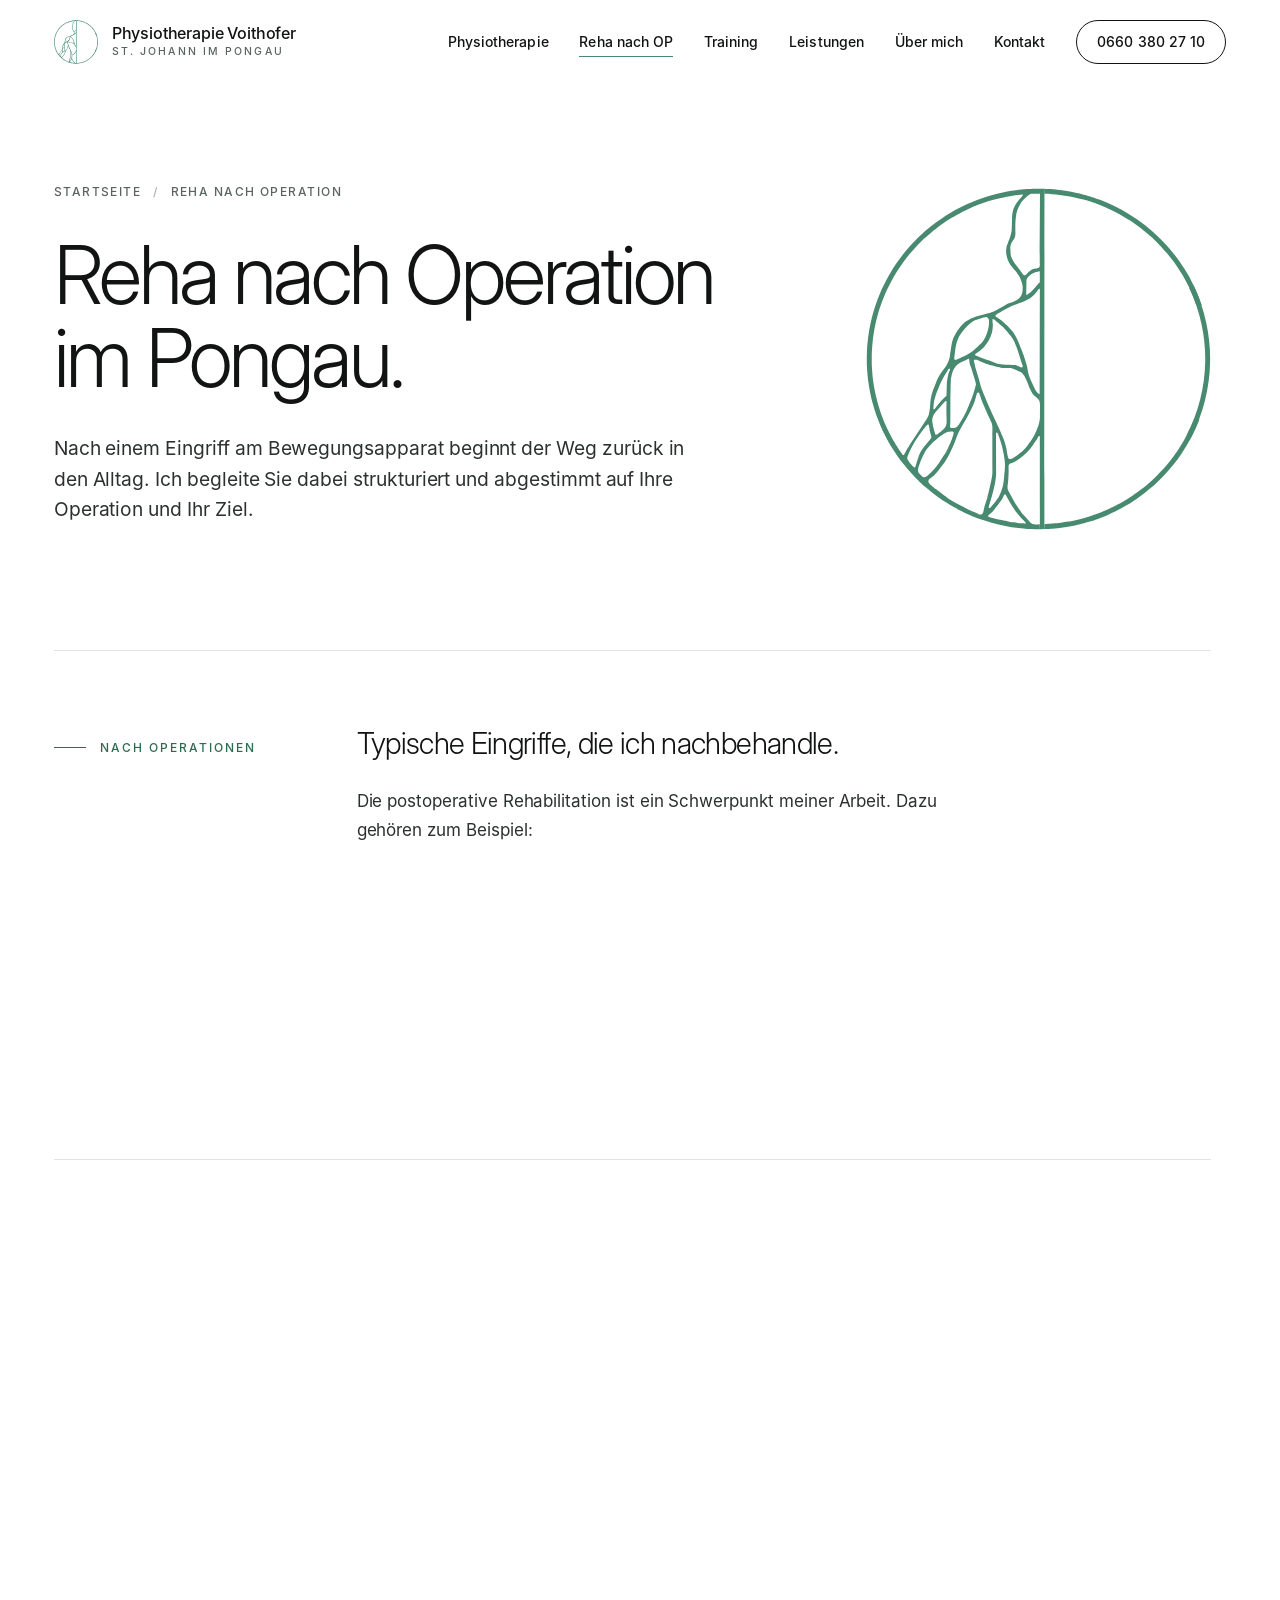
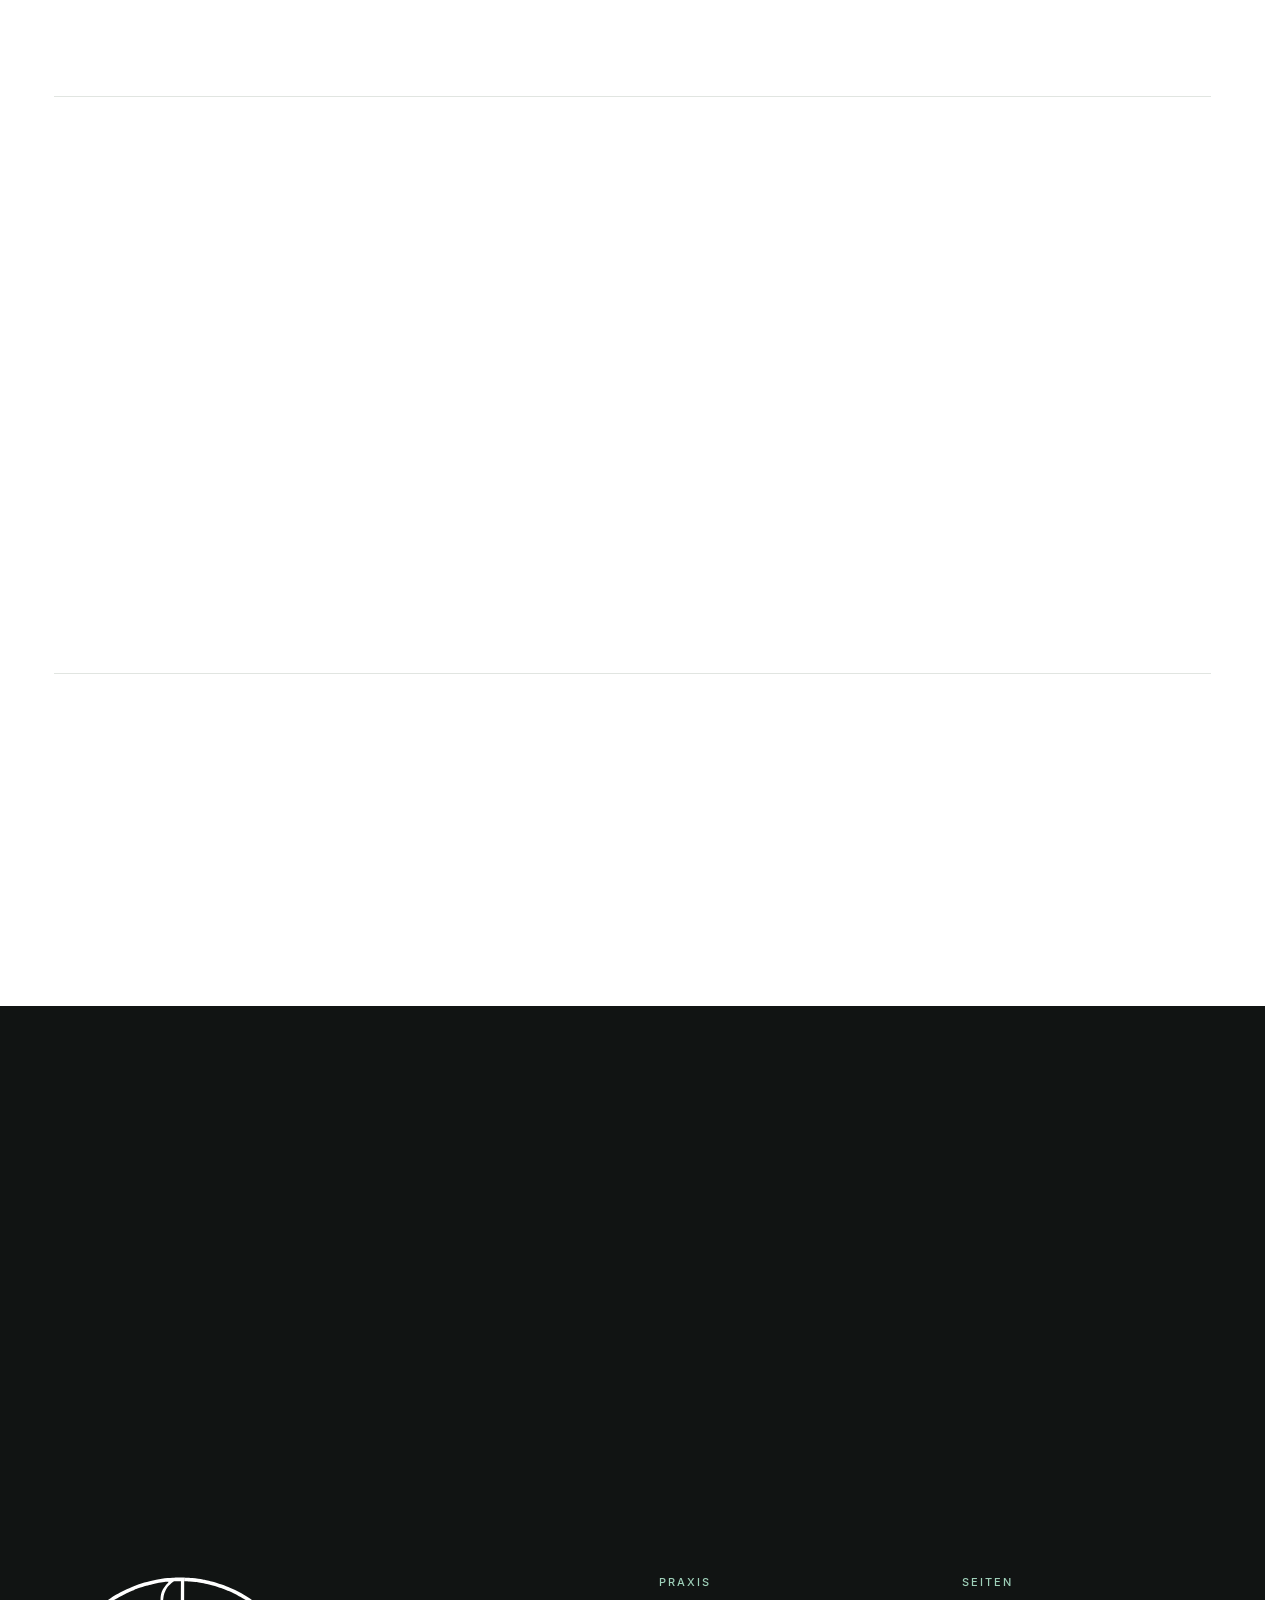
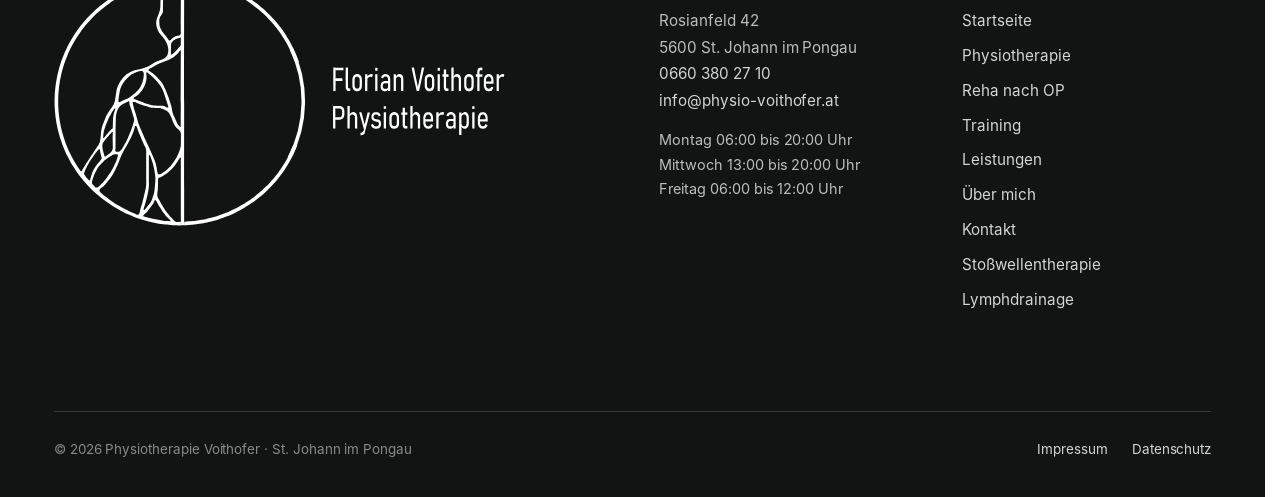
<file: reha-nach-operation-pongau.html>
<!doctype html>
<html lang="de-AT">
<head>
<meta charset="utf-8">
<meta name="viewport" content="width=device-width,initial-scale=1">
<title>Reha nach Operation im Pongau | Physiotherapie Voithofer</title>
<meta name="description" content="Nachbehandlung nach Knie-, Hüft-, Schulter- und Wirbelsäulenoperationen in St. Johann im Pongau. Strukturiert und individuell in Einzelterminen.">
<meta name="robots" content="index,follow,max-image-preview:large,max-snippet:-1">
<link rel="canonical" href="https://physio-voithofer.at/reha-nach-operation-pongau.html">
<meta name="theme-color" content="#ffffff">
<meta name="author" content="Physiotherapie Voithofer">
<meta name="geo.region" content="AT-5">
<meta name="geo.placename" content="St. Johann im Pongau">
<meta property="og:type" content="website">
<meta property="og:locale" content="de_AT">
<meta property="og:site_name" content="Physiotherapie Voithofer">
<meta property="og:title" content="Reha nach Operation im Pongau | Physiotherapie Voithofer">
<meta property="og:description" content="Nachbehandlung nach Knie-, Hüft-, Schulter- und Wirbelsäulenoperationen in St. Johann im Pongau. Strukturiert und individuell in Einzelterminen.">
<meta property="og:url" content="https://physio-voithofer.at/reha-nach-operation-pongau.html">
<meta property="og:image" content="https://physio-voithofer.at/img/og-image.png">
<meta property="og:image:width" content="1200">
<meta property="og:image:height" content="630">
<meta name="twitter:card" content="summary_large_image">
<link rel="icon" href="img/favicon.svg" type="image/svg+xml">
<link rel="icon" href="img/favicon-32.png" sizes="32x32" type="image/png">
<link rel="apple-touch-icon" href="img/apple-touch-icon.png">
<link rel="preload" href="fonts/inter-400.woff" as="font" type="font/woff" crossorigin>
<link rel="preload" href="fonts/inter-500.woff" as="font" type="font/woff" crossorigin>
<link rel="preload" href="fonts/inter-display-300.woff" as="font" type="font/woff" crossorigin>
<link rel="stylesheet" href="css/style.css?v=202611171818">
<script>document.documentElement.classList.add('js');try{if(!sessionStorage.getItem('splash')&&!(window.matchMedia&&matchMedia('(prefers-reduced-motion: reduce)').matches)){document.documentElement.classList.add('splash-on');sessionStorage.setItem('splash','1')}}catch(e){}</script>
<script type="application/ld+json">{"@context": "https://schema.org", "@type": ["Physiotherapy", "LocalBusiness"], "@id": "https://physio-voithofer.at/#praxis", "name": "Physiotherapie Voithofer", "description": "Physiotherapie, Stoßwellentherapie, Lymphdrainage, Rehabilitation nach Operationen und angepasstes Training in St. Johann im Pongau.", "url": "https://physio-voithofer.at/", "logo": "https://physio-voithofer.at/img/logo-symbol-gruen.svg", "image": "https://physio-voithofer.at/img/og-image.png", "telephone": "+43 660 3802710", "email": "info@physio-voithofer.at", "address": {"@type": "PostalAddress", "streetAddress": "Rosianfeld 42", "postalCode": "5600", "addressLocality": "St. Johann im Pongau", "addressRegion": "Salzburg", "addressCountry": "AT"}, "openingHoursSpecification": [{"@type": "OpeningHoursSpecification", "dayOfWeek": "Monday", "opens": "06:00", "closes": "20:00"}, {"@type": "OpeningHoursSpecification", "dayOfWeek": "Wednesday", "opens": "13:00", "closes": "20:00"}, {"@type": "OpeningHoursSpecification", "dayOfWeek": "Friday", "opens": "06:00", "closes": "12:00"}], "medicalSpecialty": "PhysicalTherapy", "areaServed": [{"@type": "City", "name": "St. Johann"}, {"@type": "City", "name": "Bischofshofen"}, {"@type": "City", "name": "Werfen"}, {"@type": "City", "name": "Pfarrwerfen"}, {"@type": "City", "name": "Mühlbach"}, {"@type": "City", "name": "St. Veit"}, {"@type": "City", "name": "Großarl"}, {"@type": "City", "name": "Wagrain"}, {"@type": "City", "name": "Goldegg"}, {"@type": "City", "name": "Schwarzach"}], "founder": {"@type": "Person", "name": "Florian Voithofer", "jobTitle": "Physiotherapeut"}, "sameAs": ["https://maps.app.goo.gl/pfKtp47DYZGsvfEZA"], "hasMap": "https://maps.app.goo.gl/pfKtp47DYZGsvfEZA", "geo": {"@type": "GeoCoordinates", "latitude": 47.340423, "longitude": 13.200283}}</script>
<script type="application/ld+json">{"@context": "https://schema.org", "@type": "BreadcrumbList", "itemListElement": [{"@type": "ListItem", "position": 1, "name": "Startseite", "item": "https://physio-voithofer.at/"}, {"@type": "ListItem", "position": 2, "name": "Reha nach Operation", "item": "https://physio-voithofer.at/reha-nach-operation-pongau.html"}]}</script>
</head>
<body>
<a class="skip" href="#inhalt">Zum Inhalt springen</a>
<div class="splash" aria-hidden="true"><div class="splash-in"><div class="splash-logo"><svg viewBox="3 9 1403 1388" xmlns="http://www.w3.org/2000/svg"><path pathLength="1" d="M717 1393C715 1393 712 1393 705 1393C697 1393 679 1393 670 1392C661 1392 661 1392 651 1391C642 1390 625 1389 613 1387C601 1386 591 1384 579 1382C567 1380 553 1377 541 1374C530 1372 521 1369 510 1366C500 1363 488 1360 479 1356C469 1353 460 1350 451 1346C441 1342 430 1338 419 1333C409 1328 398 1323 388 1318C377 1313 368 1308 358 1302C348 1297 339 1291 329 1285C320 1279 311 1273 301 1266C291 1259 280 1251 270 1243C260 1235 250 1227 242 1220C234 1213 228 1208 220 1200C212 1192 202 1182 194 1173C185 1165 178 1156 171 1148C164 1140 158 1133 152 1125C145 1117 138 1107 132 1098C125 1088 118 1078 112 1068C105 1058 99 1047 94 1038C88 1028 84 1020 79 1010C74 1000 68 988 64 978C59 967 55 957 51 946C46 935 42 924 39 912C35 901 31 889 29 878C26 868 24 860 22 849C19 838 17 825 15 812C13 800 11 787 10 775C8 763 7 749 7 738C6 727 6 720 6 709C6 697 6 681 6 669C7 658 8 650 9 640C10 629 11 617 13 605C14 594 16 581 19 570C21 559 23 549 26 538C28 527 31 516 35 505C38 494 42 483 46 472C49 461 53 451 58 441C62 430 66 421 71 411C75 401 80 391 86 381C91 371 96 362 103 351C109 341 117 328 124 318C130 308 137 299 144 290C150 281 156 274 163 266C169 258 175 251 183 243C191 234 201 223 210 215C218 206 225 200 233 193C241 185 248 179 257 172C266 164 278 155 288 148C298 140 309 133 318 127C328 120 335 116 345 110C355 104 369 96 379 91C390 85 398 81 408 77C417 72 427 68 437 64C448 59 460 55 472 51C483 47 495 43 506 40C517 36 525 34 536 32C547 29 561 26 572 24C583 21 593 20 603 19C614 17 626 16 636 15C646 14 653 13 664 12C674 12 685 11 699 11C713 11 735 12 748 13C760 13 764 14 773 15C783 16 796 17 806 19C816 20 824 21 832 23C839 24 843 25 852 27C860 28 872 31 882 34C891 36 898 38 907 41C916 43 928 47 938 51C947 54 954 56 962 60C970 63 978 66 986 70C994 73 1004 78 1012 82C1020 85 1026 88 1034 93C1042 97 1052 103 1061 108C1069 112 1076 117 1084 122C1091 126 1098 131 1106 137C1113 142 1121 147 1128 153C1135 158 1143 164 1150 170C1157 175 1162 180 1169 186C1176 192 1183 199 1191 206C1198 213 1207 222 1213 229C1220 235 1224 240 1230 247C1236 253 1242 260 1248 268C1254 275 1261 284 1267 292C1273 300 1278 307 1283 314C1288 321 1292 327 1296 334C1301 342 1306 351 1311 359C1316 367 1321 376 1325 384C1330 393 1334 402 1338 410C1342 419 1346 426 1349 434C1352 442 1355 449 1358 457C1361 464 1366 478 1367 482C1369 486 1367 483 1367 483C1366 483 1367 483 1364 483C1360 483 1351 484 1348 484C1345 484 1349 489 1347 484C1344 479 1339 463 1335 453C1331 443 1327 434 1323 426C1319 417 1316 411 1312 403C1308 395 1304 387 1299 378C1295 370 1291 364 1285 355C1280 345 1271 332 1265 324C1259 315 1255 309 1249 302C1243 294 1236 285 1229 277C1222 268 1214 259 1207 252C1201 245 1196 240 1191 235C1186 229 1181 224 1176 220C1171 215 1170 213 1162 207C1155 200 1142 189 1130 180C1118 170 1101 157 1091 151C1082 144 1081 143 1073 139C1066 134 1053 126 1045 122C1038 117 1036 116 1029 113C1023 109 1014 105 1006 101C998 97 988 92 980 89C973 85 968 83 961 81C955 78 949 76 941 73C932 70 920 65 912 63C903 60 897 58 887 55C878 53 867 50 855 47C844 45 829 42 818 40C807 39 800 38 791 36C781 35 770 34 760 33C751 33 738 32 733 32C728 32 730 32 729 32C728 32 729 -190 728 33C728 256 728 1149 728 1372C728 1595 728 1372 729 1372C730 1372 726 1373 734 1372C742 1372 765 1370 775 1369C785 1368 785 1368 794 1367C802 1366 817 1364 825 1362C834 1361 838 1360 846 1358C854 1357 864 1354 872 1352C880 1350 887 1348 895 1346C902 1344 906 1343 917 1339C928 1335 950 1327 961 1323C972 1319 975 1318 982 1314C990 1311 1000 1306 1008 1302C1016 1298 1025 1294 1031 1290C1038 1287 1041 1285 1047 1281C1053 1278 1061 1273 1067 1269C1074 1265 1078 1263 1087 1256C1097 1250 1112 1239 1123 1230C1135 1221 1148 1210 1156 1203C1164 1196 1168 1193 1173 1188C1178 1183 1182 1179 1187 1174C1192 1169 1198 1162 1204 1156C1210 1150 1217 1143 1222 1136C1228 1130 1232 1125 1237 1118C1243 1112 1249 1104 1254 1096C1260 1089 1265 1081 1270 1073C1276 1065 1281 1056 1286 1048C1291 1040 1295 1033 1300 1024C1305 1015 1311 1004 1315 996C1320 987 1323 981 1326 972C1330 964 1335 951 1337 947C1339 942 1335 946 1338 946C1342 946 1354 947 1357 947C1361 947 1359 944 1358 948C1357 951 1352 962 1349 970C1346 977 1343 985 1339 993C1335 1000 1331 1009 1327 1017C1323 1024 1320 1031 1315 1039C1311 1046 1305 1056 1300 1064C1295 1072 1291 1079 1286 1086C1282 1093 1277 1099 1272 1106C1267 1112 1262 1119 1256 1127C1250 1134 1242 1144 1236 1151C1230 1158 1224 1164 1218 1171C1212 1178 1203 1186 1197 1192C1191 1198 1187 1202 1182 1207C1176 1212 1170 1218 1164 1223C1158 1228 1152 1233 1146 1238C1139 1243 1132 1249 1125 1254C1118 1259 1110 1265 1103 1270C1095 1275 1088 1280 1082 1284C1075 1289 1069 1292 1062 1296C1054 1301 1045 1306 1037 1310C1029 1315 1021 1318 1014 1322C1006 1326 998 1330 990 1333C982 1337 972 1341 964 1344C956 1347 950 1349 942 1352C934 1355 923 1359 916 1361C908 1364 903 1365 896 1367C888 1369 881 1371 872 1373C863 1375 849 1379 841 1380C833 1382 832 1382 824 1383C817 1384 805 1386 796 1387C787 1388 779 1389 770 1390C760 1391 749 1392 740 1392C731 1393 721 1393 717 1393C713 1393 719 1393 717 1393Z"/><path pathLength="1" d="M650 362C650 362 651 362 653 360C655 358 660 352 664 349C667 346 669 344 672 343C675 341 679 339 683 338C688 336 696 335 699 334C703 333 703 333 705 332C706 332 706 332 706 331C707 330 708 329 708 328C709 327 709 325 709 324C709 322 710 325 710 318C710 310 709 326 709 278C709 231 710 74 710 33C710 -7 710 32 710 32C710 32 715 32 709 32C704 32 682 32 676 32C670 32 674 32 673 33C672 33 671 33 668 35C665 37 659 41 655 45C651 48 648 51 645 54C641 58 639 60 637 64C634 67 632 71 630 74C628 78 626 80 625 84C623 87 621 91 620 95C618 99 617 104 616 107C615 111 614 111 613 117C613 123 611 134 610 144C610 153 610 165 610 174C610 182 610 188 610 194C610 199 610 202 609 205C609 207 608 209 607 210C607 212 607 211 605 214C603 217 597 225 596 228C594 231 594 230 594 232C593 234 591 239 590 242C590 244 590 246 590 248C589 250 589 249 589 254C590 259 591 274 591 280C592 286 593 286 594 289C594 291 595 293 597 296C598 299 600 302 603 306C605 311 607 314 613 321C618 328 630 343 634 349C639 355 639 357 641 359C642 361 643 362 645 362C646 363 649 362 650 362C651 362 649 363 650 362Z"/><path pathLength="1" d="M156 1092C156 1091 156 1093 157 1091C159 1088 162 1081 166 1075C169 1070 164 1077 177 1057C190 1037 231 975 243 955C256 936 250 944 252 940C254 937 255 935 256 933C257 930 257 931 258 927C259 923 261 915 261 909C262 904 263 899 263 893C264 887 264 879 265 874C265 868 266 865 267 860C267 856 269 851 270 847C271 843 269 846 273 837C276 828 286 803 290 793C294 783 294 783 297 778C300 772 303 767 308 759C312 752 322 739 326 734C330 728 330 728 331 725C333 722 335 719 336 715C338 711 340 705 341 702C342 698 342 703 343 693C345 684 349 655 351 644C352 633 353 632 355 627C356 623 357 620 359 617C360 613 362 610 364 606C366 602 368 598 371 594C373 590 375 586 379 582C382 578 386 572 390 568C393 564 396 561 400 558C403 554 407 551 411 549C415 546 420 543 424 541C427 539 429 538 432 537C436 535 439 533 445 532C450 530 455 528 465 526C475 523 495 518 504 515C512 513 511 513 515 511C520 509 523 509 532 504C542 499 563 486 572 482C580 477 579 478 584 477C589 475 596 472 601 470C607 468 611 466 614 464C618 462 620 461 622 459C624 457 625 457 626 455C628 453 630 451 631 449C633 446 634 444 635 441C636 439 637 438 637 435C638 433 639 430 639 427C640 424 640 418 640 415C640 412 640 410 639 408C639 405 639 404 638 401C637 397 636 391 634 386C633 381 631 376 628 372C626 367 623 362 620 358C617 354 617 353 612 348C608 342 597 329 593 324C588 318 588 317 587 315C585 312 584 310 583 308C581 305 580 301 579 298C577 295 577 293 576 288C575 284 573 277 573 273C572 268 572 265 572 261C573 257 573 254 574 251C574 247 573 249 576 242C578 235 585 217 588 208C591 199 592 195 593 189C595 183 595 183 595 173C596 163 596 140 597 130C597 121 597 121 597 116C598 112 599 107 600 103C600 100 601 99 602 96C603 93 604 89 606 85C607 82 609 79 612 74C614 70 618 65 623 59C627 53 636 43 639 40C642 36 640 39 640 39C640 38 641 36 640 35C638 35 637 35 631 35C624 36 611 37 598 39C585 42 565 45 552 48C538 51 529 54 517 57C504 61 487 67 475 71C464 74 457 77 449 81C441 84 435 86 425 91C415 95 399 103 389 109C378 114 371 118 365 122C358 125 353 128 347 132C342 135 337 138 332 142C326 145 320 150 313 155C306 160 297 166 290 172C283 177 279 180 271 187C262 193 248 206 241 213C233 219 230 222 225 228C219 233 215 238 208 246C201 253 189 266 183 274C176 281 174 284 169 291C163 297 158 305 151 315C144 325 134 339 127 351C119 363 112 374 106 387C99 399 92 412 87 424C81 437 74 453 70 463C67 472 66 474 64 481C61 488 58 499 55 506C53 512 53 515 51 522C49 530 45 541 43 550C41 558 40 565 39 573C37 580 36 585 34 595C33 605 31 619 30 632C28 645 27 663 26 675C26 688 26 697 26 707C26 716 26 720 26 731C27 742 29 762 29 772C30 782 30 782 31 789C32 796 34 807 35 816C37 824 39 834 40 841C42 848 43 853 45 859C46 865 47 871 49 878C51 885 54 894 57 902C59 911 62 919 65 926C67 934 70 940 73 948C76 955 79 964 83 971C86 979 88 983 92 991C95 998 101 1009 105 1016C108 1024 110 1026 115 1034C119 1042 126 1054 133 1064C139 1073 148 1087 152 1091C155 1096 151 1092 152 1092C153 1092 155 1092 156 1092C157 1092 156 1092 156 1092Z"/><path pathLength="1" d="M659 441C660 441 661 439 663 438C664 436 668 434 671 432C673 430 674 429 677 426C680 423 684 419 688 414C693 409 700 400 704 396C707 392 708 394 709 392C709 389 709 388 709 381C710 373 709 355 709 349C709 344 710 347 709 347C708 346 707 346 705 347C703 347 698 349 695 350C692 351 689 351 686 353C683 354 681 355 678 357C675 358 673 360 671 362C668 363 665 366 663 368C662 369 661 371 660 373C658 375 657 377 657 378C656 379 656 378 655 381C655 383 655 381 655 390C655 400 654 429 654 438C654 446 654 441 655 441C656 442 658 441 659 441C660 441 658 442 659 441Z"/><path pathLength="1" d="M709 844C709 774 710 494 710 423C710 352 710 420 709 419C708 418 708 416 705 419C703 421 698 428 695 432C692 436 690 438 686 441C683 445 677 449 674 452C670 455 668 456 664 459C659 462 656 464 646 468C636 472 614 480 604 485C593 489 593 489 584 494C574 498 557 508 549 513C540 517 536 520 533 522C530 523 531 523 530 524C529 525 529 527 530 529C531 530 532 531 537 534C541 538 552 545 558 550C564 555 568 558 574 565C581 571 591 582 596 588C601 593 601 594 603 597C605 600 607 603 609 607C611 610 613 614 615 618C617 623 619 625 622 634C626 642 633 659 636 668C640 676 640 677 643 687C647 697 654 719 656 728C659 736 657 731 658 736C659 740 660 749 661 754C662 759 663 761 664 766C666 771 668 777 672 785C675 794 683 810 687 818C690 826 692 828 694 831C696 835 697 836 699 838C701 840 703 843 705 844C706 845 708 844 709 844C710 844 709 914 709 844Z"/><path pathLength="1" d="M370 706C376 703 396 694 405 689C415 685 420 681 425 678C430 675 431 674 434 672C437 670 437 670 443 665C449 660 462 648 468 642C474 636 475 634 478 630C481 627 482 625 484 621C486 617 489 610 491 606C493 601 495 597 496 592C498 587 499 581 500 576C501 571 502 568 502 563C503 559 503 553 503 550C503 547 503 546 502 545C502 543 502 542 501 540C501 539 500 538 499 537C499 536 498 535 497 535C496 534 496 534 495 533C494 533 493 533 492 532C490 532 490 532 487 532C485 533 482 533 478 534C473 536 463 539 458 541C453 542 452 543 448 545C445 546 442 548 439 550C435 552 432 554 428 557C425 559 422 562 418 566C414 570 408 576 404 581C399 585 397 588 394 593C390 597 386 603 384 607C381 612 379 615 378 619C376 623 374 627 373 632C371 637 370 641 368 648C367 654 366 664 365 673C363 681 362 691 362 696C361 701 362 699 362 701C362 702 362 703 363 704C363 705 363 705 364 706C364 706 364 706 365 706C366 706 369 706 370 706C370 706 364 709 370 706Z"/><path pathLength="1" d="M638 736C639 736 639 736 639 735C640 734 640 733 639 731C639 730 642 737 638 726C635 715 623 679 618 664C613 649 610 642 607 636C605 630 606 633 604 629C603 626 599 621 597 617C595 614 594 612 591 609C589 605 586 602 581 597C577 591 569 582 564 578C560 573 562 574 555 569C549 563 530 547 525 543C519 538 523 541 522 541C521 541 518 541 518 541C517 541 517 541 517 542C517 543 517 541 517 546C517 550 518 561 518 568C518 574 517 581 516 587C515 593 513 599 511 605C509 611 507 617 504 622C502 627 500 631 496 636C493 641 488 647 484 651C481 655 479 657 476 660C473 663 471 665 466 669C461 673 451 679 447 682C444 684 447 682 447 683C447 684 446 686 447 687C447 688 445 687 451 689C457 692 473 698 482 701C490 704 493 705 501 708C508 710 519 715 526 717C532 719 535 720 538 721C541 722 539 722 543 722C546 723 547 724 558 724C568 725 597 726 606 727C615 727 610 727 612 728C614 728 615 728 618 730C622 731 629 735 632 736C635 737 637 736 638 736C639 736 638 736 638 736Z"/><path pathLength="1" d="M360 983C361 982 364 982 366 981C367 981 368 981 370 979C372 978 375 975 377 972C379 970 380 969 382 965C384 962 387 959 390 952C394 946 400 935 404 927C408 920 409 918 414 907C419 895 430 869 434 857C439 846 438 848 440 840C443 831 448 815 449 809C450 802 449 805 449 803C449 800 450 805 447 794C444 782 433 746 429 735C426 724 426 729 426 726C425 724 424 722 424 718C423 714 423 706 422 704C422 701 422 703 422 702C421 702 421 702 421 702C420 702 419 701 417 702C414 703 412 705 408 707C403 709 394 713 389 716C384 718 382 720 379 722C376 723 375 724 373 727C370 729 367 733 365 736C362 739 361 741 360 744C358 747 356 751 355 755C353 759 352 765 351 769C350 774 349 777 348 781C348 785 348 777 347 793C347 808 346 847 346 874C345 901 346 938 345 955C345 972 344 971 344 975C344 979 344 977 345 978C345 979 345 979 346 980C346 981 347 982 349 982C350 983 351 983 353 983C355 983 359 983 360 983C361 983 359 983 360 983Z"/><path pathLength="1" d="M591 1109C592 1108 593 1108 595 1107C597 1106 598 1106 602 1103C606 1101 614 1096 619 1092C624 1089 629 1085 633 1081C637 1078 640 1075 644 1070C648 1066 653 1061 657 1056C662 1050 667 1043 671 1037C675 1032 677 1028 680 1023C683 1018 687 1012 689 1007C692 1002 693 1000 695 994C697 989 700 982 702 977C704 972 705 968 706 964C707 959 708 953 709 949C710 944 710 948 710 938C710 928 710 899 710 889C710 880 710 883 709 881C709 878 709 877 708 875C707 873 706 870 705 869C704 867 704 866 701 864C698 861 690 854 687 851C684 848 684 848 683 846C681 845 681 845 679 841C676 837 672 830 669 822C665 815 661 803 658 795C655 788 651 780 649 776C647 772 647 772 645 770C644 767 643 766 641 764C639 762 637 760 636 759C634 757 635 757 631 756C628 754 620 750 616 748C611 746 609 745 606 744C603 743 603 742 600 742C597 741 596 740 588 739C580 739 560 738 551 737C541 736 540 736 534 734C527 733 520 731 512 728C504 726 492 722 485 719C479 717 477 716 473 714C468 712 460 708 457 707C453 705 454 706 452 705C449 705 444 705 442 705C440 705 441 705 441 706C441 707 440 704 441 710C443 717 447 733 449 744C452 755 456 764 459 775C462 787 467 803 470 813C472 822 472 822 476 830C479 839 483 850 490 864C496 879 504 899 513 919C523 939 536 968 544 985C552 1003 557 1015 561 1025C565 1034 566 1037 567 1042C569 1047 570 1052 571 1056C572 1061 573 1064 574 1070C575 1075 576 1084 577 1090C579 1095 580 1100 581 1103C582 1105 582 1105 583 1106C583 1107 584 1108 585 1108C585 1109 585 1109 586 1109C587 1109 590 1109 591 1109C592 1109 590 1109 591 1109Z"/><path pathLength="1" d="M281 906C281 905 282 905 284 902C287 899 292 891 296 887C299 883 300 882 304 878C307 874 314 866 318 863C322 859 325 857 327 855C329 853 329 853 329 852C330 850 330 853 330 845C331 836 331 811 331 801C332 792 332 795 333 789C333 783 336 773 337 768C338 763 337 764 339 761C340 757 343 749 344 746C345 743 345 742 344 742C343 741 341 741 340 742C339 742 340 742 339 743C338 745 337 746 334 751C331 755 324 765 321 772C317 778 314 783 312 788C309 793 308 795 305 802C301 810 295 825 291 835C288 844 285 854 282 862C280 869 279 876 278 881C278 885 278 886 277 890C277 894 277 903 277 905C277 908 277 906 277 906C278 906 280 906 281 906C281 906 280 906 281 906Z"/><path pathLength="1" d="M472 1333C472 1333 473 1333 474 1332C475 1332 475 1331 476 1330C477 1329 478 1330 479 1324C481 1319 483 1307 486 1297C488 1287 491 1283 495 1266C500 1250 508 1214 511 1199C515 1184 514 1182 515 1176C516 1170 516 1169 516 1165C517 1160 517 1173 517 1149C517 1124 516 1042 516 1015C516 988 517 994 517 987C517 981 516 979 516 976C516 973 516 972 515 970C515 967 515 966 512 959C509 952 503 940 498 928C492 915 483 893 479 884C475 875 476 878 474 872C471 865 466 850 464 844C462 839 462 840 461 839C460 838 458 839 457 839C456 839 456 839 456 840C455 841 454 840 453 846C451 851 448 864 445 872C442 880 441 883 436 894C431 904 423 922 415 936C408 950 397 967 392 977C386 988 383 992 381 998C378 1004 377 1005 375 1011C372 1018 367 1031 364 1038C361 1046 359 1050 356 1057C353 1064 350 1071 346 1079C343 1086 338 1096 334 1103C330 1110 329 1112 323 1121C317 1130 303 1147 296 1156C289 1165 285 1169 280 1174C275 1179 268 1184 264 1187C261 1189 261 1189 260 1191C258 1192 257 1194 256 1195C256 1197 256 1198 256 1200C256 1201 257 1202 258 1204C258 1205 259 1206 261 1208C263 1210 264 1211 269 1215C273 1219 277 1223 288 1231C298 1239 320 1256 331 1263C341 1271 342 1271 352 1277C361 1283 377 1292 389 1298C402 1305 418 1313 428 1317C437 1322 439 1322 445 1325C450 1327 458 1331 461 1332C465 1334 464 1333 466 1333C467 1334 471 1333 472 1333C473 1333 471 1333 472 1333Z"/><path pathLength="1" d="M290 1009C293 1007 302 1001 306 997C310 994 312 992 315 989C318 986 323 981 325 978C327 975 328 973 328 972C329 970 329 970 329 967C330 965 330 965 330 957C330 948 330 929 330 916C329 902 330 883 330 876C330 869 330 874 329 873C328 873 326 873 326 873C325 873 331 867 325 874C318 881 294 908 287 917C279 926 280 926 279 928C277 931 276 932 276 934C275 936 274 938 274 940C273 942 273 943 272 945C272 947 272 949 272 953C272 956 273 961 273 966C274 970 275 973 277 981C278 988 283 1003 285 1008C286 1013 285 1009 286 1009C287 1009 289 1009 290 1009C291 1009 287 1011 290 1009Z"/><path pathLength="1" d="M202 1142C202 1141 202 1144 204 1137C207 1129 214 1106 217 1098C219 1089 219 1091 221 1088C222 1085 223 1083 225 1080C226 1077 228 1073 231 1070C233 1067 232 1067 238 1060C243 1053 258 1036 263 1029C268 1023 267 1024 268 1022C269 1020 268 1019 268 1018C268 1016 268 1017 267 1014C266 1010 264 1002 263 995C261 988 259 977 258 972C257 968 258 970 257 969C256 969 255 967 253 969C250 972 245 977 241 983C236 988 229 997 224 1005C218 1012 210 1024 207 1029C203 1035 205 1031 202 1038C198 1044 188 1063 184 1070C180 1078 180 1078 177 1084C175 1089 172 1097 171 1101C169 1105 170 1105 170 1106C171 1108 171 1108 172 1111C174 1114 178 1120 181 1123C183 1126 183 1126 186 1129C188 1132 195 1140 198 1142C200 1144 201 1142 202 1142C203 1142 202 1143 202 1142Z"/><path pathLength="1" d="M242 1182C242 1182 245 1181 246 1180C247 1180 248 1179 249 1178C251 1177 251 1178 256 1173C261 1168 274 1155 281 1147C288 1140 293 1133 297 1128C301 1122 301 1121 306 1114C310 1108 318 1095 322 1089C326 1084 326 1083 328 1079C330 1076 331 1075 334 1068C337 1061 344 1046 347 1039C350 1033 350 1034 351 1029C353 1025 355 1018 356 1014C358 1010 358 1007 359 1004C359 1002 359 1001 359 1000C358 999 357 998 357 998C356 997 355 997 353 996C352 996 349 996 347 996C344 996 340 997 338 997C336 998 336 998 334 999C332 999 331 999 327 1002C322 1004 314 1009 308 1014C302 1018 295 1023 291 1027C286 1031 285 1032 279 1038C273 1044 260 1056 255 1063C249 1069 248 1071 245 1076C241 1081 239 1087 236 1093C233 1099 230 1104 227 1113C223 1121 218 1137 216 1144C214 1150 214 1148 214 1151C214 1153 214 1157 215 1159C215 1161 216 1162 217 1163C217 1164 217 1164 220 1167C222 1170 230 1178 232 1180C235 1182 233 1181 234 1181C235 1182 236 1182 237 1182C238 1182 241 1182 242 1182C243 1182 241 1182 242 1182Z"/><path pathLength="1" d="M502 1307C503 1307 505 1308 507 1307C509 1306 508 1306 512 1301C516 1296 528 1282 532 1276C537 1270 538 1268 540 1265C542 1262 543 1262 544 1259C546 1255 548 1250 550 1244C552 1239 556 1229 557 1224C559 1218 559 1216 560 1211C561 1206 562 1204 563 1193C564 1181 567 1156 567 1145C568 1133 568 1132 567 1126C567 1119 566 1113 565 1105C564 1097 562 1086 560 1077C558 1068 556 1059 554 1051C552 1043 550 1036 547 1029C545 1021 541 1011 539 1007C538 1003 538 1003 537 1003C537 1002 537 1002 537 1002C536 1002 534 1002 533 1002C533 1002 533 1001 532 1003C532 1004 532 985 531 1011C531 1037 532 1131 532 1158C532 1185 532 1169 531 1174C531 1178 531 1181 530 1187C530 1192 529 1198 527 1205C526 1212 524 1221 522 1229C520 1238 518 1245 515 1257C512 1268 505 1292 503 1300C500 1308 502 1302 502 1303C502 1304 502 1306 502 1307C502 1307 502 1307 502 1307C502 1307 502 1307 502 1307Z"/><path pathLength="1" d="M709 1373C709 1373 710 1426 710 1372C710 1317 709 1105 709 1047C710 989 710 1028 710 1023C710 1018 710 1018 710 1017C709 1015 710 1016 709 1016C708 1016 706 1016 706 1016C705 1016 705 1016 705 1016C704 1017 703 1017 702 1020C700 1023 697 1028 693 1035C689 1041 682 1051 677 1058C672 1064 668 1069 664 1074C660 1078 658 1081 653 1085C649 1089 642 1095 637 1099C631 1103 627 1107 622 1110C616 1114 611 1117 605 1120C600 1123 593 1125 589 1127C586 1128 587 1128 586 1129C586 1129 585 1130 585 1131C584 1131 584 1132 583 1133C583 1134 583 1134 582 1138C582 1142 583 1152 583 1158C583 1163 582 1167 582 1173C582 1179 582 1186 581 1194C580 1201 579 1213 578 1218C578 1223 578 1222 578 1225C578 1227 579 1230 579 1232C580 1234 577 1230 582 1237C586 1245 599 1269 605 1279C610 1289 612 1292 616 1297C619 1303 622 1307 626 1312C629 1317 633 1322 636 1326C639 1330 640 1332 644 1336C647 1340 651 1344 657 1350C664 1356 672 1369 681 1372C689 1376 704 1373 709 1373C714 1373 709 1373 709 1373Z"/><path pathLength="1" d="M651 1370C651 1370 652 1370 652 1370C652 1369 654 1369 651 1366C649 1363 640 1354 636 1350C631 1345 629 1342 626 1339C623 1335 621 1333 618 1329C614 1325 611 1320 607 1314C603 1308 598 1301 594 1294C589 1287 584 1278 581 1272C577 1265 573 1258 571 1255C569 1251 570 1253 570 1253C569 1252 567 1252 566 1253C565 1253 566 1251 565 1254C563 1256 560 1263 558 1267C556 1270 558 1269 552 1277C547 1284 532 1303 526 1311C520 1319 518 1320 514 1324C510 1328 505 1332 503 1335C500 1337 500 1337 500 1338C499 1339 500 1341 500 1342C500 1342 495 1341 500 1342C505 1344 520 1348 529 1350C538 1353 545 1354 554 1356C564 1358 576 1361 585 1362C593 1364 595 1364 603 1365C612 1366 629 1369 637 1369C645 1370 649 1370 651 1370C653 1370 651 1370 651 1370Z"/><path pathLength="1" d="M1335 405A688 688 0 0 1 1324 1020L1307 1011A668 668 0 0 0 1317 414Z"/></svg><img src="img/logo-symbol-gruen.svg" alt="Logo Physiotherapie Voithofer" width="1403" height="1388"></div><p class="splash-name">Physiotherapie Voithofer</p></div></div>
<header class="header">
  <div class="container">
    <a class="brand" href="index.html" aria-label="Physiotherapie Voithofer, zur Startseite">
      <img src="img/logo-symbol-gruen.svg" alt="Logo Physiotherapie Voithofer" width="44" height="44">
      <span class="brand-text"><span class="brand-name">Physiotherapie Voithofer</span><span class="brand-sub">St. Johann im Pongau</span></span>
    </a>
    <button class="burger" aria-expanded="false" aria-controls="nav" aria-label="Menü öffnen"><span></span><span></span></button>
    <nav class="nav" id="nav" aria-label="Hauptnavigation">
      <a class="nav-link" href="physiotherapie-st-johann-im-pongau.html">Physiotherapie</a>
<a class="nav-link" href="reha-nach-operation-pongau.html" aria-current="page">Reha nach OP</a>
<a class="nav-link" href="training-trainingstherapie-st-johann.html">Training</a>
<a class="nav-link" href="leistungen.html">Leistungen</a>
<a class="nav-link" href="ueber-mich.html">Über mich</a>
<a class="nav-link" href="kontakt.html">Kontakt</a>
      <a class="btn" href="tel:+436603802710">0660 380 27 10</a>
    </nav>
  </div>
</header>
<a class="call-fab" href="tel:+436603802710" aria-label="Termin telefonisch vereinbaren"><svg viewBox="0 0 24 24" fill="none" stroke="currentColor" stroke-width="1.5" aria-hidden="true"><path d="M5 4h4l2 5-2.5 1.5a11 11 0 0 0 5 5L15 13l5 2v4a1 1 0 0 1-1 1A15 15 0 0 1 4 5a1 1 0 0 1 1-1z" stroke-linejoin="round"/></svg><span>Termin vereinbaren</span></a>
<main id="inhalt">
<section class="page-hero" aria-labelledby="seitentitel">
  <div class="hero-mark" aria-hidden="true" data-parallax><img src="img/logo-symbol-gruen.svg" alt="Logo Physiotherapie Voithofer" width="1403" height="1388"></div>
  <div class="container" style="position:relative;z-index:2">
    <nav class="crumbs" aria-label="Brotkrumen" data-reveal="fade"><a href="index.html">Startseite</a><span aria-hidden="true">/</span><span>Reha nach Operation</span></nav>
    
    <h1 id="seitentitel" class="h-xl" data-reveal style="--d:.05s">Reha nach Operation<br>im&nbsp;Pongau.</h1>
    <p class="lead" data-reveal style="--d:.15s">Nach einem Eingriff am Bewegungsapparat beginnt der Weg zurück in den Alltag. Ich begleite Sie dabei strukturiert und abgestimmt auf Ihre Operation und Ihr Ziel.</p>
  </div>
</section>
<div class="container">
  <section class="block" aria-labelledby="h1">
    <div class="label"><span class="eyebrow" data-reveal="fade">Nach Operationen</span></div>
    <div class="body">
      <h2 id="h1" class="h-md" data-reveal>Typische Eingriffe, die ich nachbehandle.</h2>
      <p data-reveal>Die postoperative Rehabilitation ist ein Schwerpunkt meiner Arbeit. Dazu gehören zum Beispiel:</p>
      <div data-reveal><ul class="tag-list"><li>Knie- und Hüftprothesen</li><li>Kreuzband- und Meniskusoperationen</li><li>Schulteroperationen, z. B. an der Rotatorenmanschette</li><li>Knochenbrüche und Osteosynthesen</li><li>Operationen an Wirbelsäule und Bandscheibe</li><li>Eingriffe an Sprunggelenk und Fuß</li></ul></div>
    </div>
  </section>

  <section class="block" aria-labelledby="h2">
    <div class="label"><span class="eyebrow" data-reveal="fade">Verlauf</span></div>
    <div class="body">
      <h2 id="h2" class="h-md" data-reveal>Von den ersten Schritten bis zur vollen Belastung.</h2>
      <p data-reveal>Jede Nachbehandlung richtet sich nach den Vorgaben Ihres Operateurs und Ihrem individuellen Heilungsverlauf. Grob lässt sich der Weg in drei Abschnitte gliedern:</p>
      <div class="phases" data-reveal>
        <div class="phase"><div class="step-no">01</div><h3>Schützen &amp; mobilisieren</h3><p>Schmerzen und Schwellung reduzieren, Beweglichkeit schonend zurückgewinnen, sicher in Bewegung kommen.</p></div>
        <div class="phase"><div class="step-no">02</div><h3>Aufbauen</h3><p>Muskulatur kräftigen, Stabilität und Koordination verbessern, die Belastung Schritt für Schritt steigern.</p></div>
        <div class="phase"><div class="step-no">03</div><h3>Zurück in den Alltag</h3><p>Alltagsbewegungen, Beruf und Freizeit gezielt trainieren, bis zur Rückkehr in Ihren Sport.</p></div>
      </div>
    </div>
  </section>

  <section class="block" aria-labelledby="h3">
    <div class="label"><span class="eyebrow" data-reveal="fade">Erfahrung</span></div>
    <div class="body">
      <h2 id="h3" class="h-md" data-reveal>Aus der Rehabilitation in die eigene Praxis.</h2>
      <p data-reveal>Seit über fünf Jahren arbeite ich im Rehazentrum Bad Hofgastein und begleite dort täglich Menschen nach Operationen. Diese Erfahrung bringe ich in meine Praxis in St. Johann im Pongau mit, damit Sie auch nach dem Reha-Aufenthalt nahtlos weiterbehandelt werden.</p>
      <div class="note" data-reveal style="margin-top:28px">
        <p><strong>Wahltherapeut ohne Kassenvertrag.</strong> Die Honorarnote können Sie bei Ihrer Krankenversicherung zur Kostenerstattung einreichen. Bringen Sie zum ersten Termin bitte Verordnung, OP-Bericht und Entlassungsbrief mit, falls vorhanden.</p>
      </div>
      <p style="margin-top:28px" data-reveal>Termin telefonisch unter <a class="link" href="tel:+436603802710">0660 380 27 10</a>.</p>
    </div>
  </section>

  <section class="block" aria-labelledby="h4">
    <div class="label"><span class="eyebrow" data-reveal="fade">Weiterlesen</span></div>
    <div class="body">
      <h2 id="h4" class="h-md" data-reveal>Das könnte Sie auch interessieren.</h2>
      <div class="related" data-reveal><a href="physiotherapie-st-johann-im-pongau.html"><span>Physiotherapie</span><svg viewBox="0 0 24 24" fill="none" stroke="currentColor" stroke-width="1.2" aria-hidden="true"><path d="M3 12h17M14 5.5 20.5 12 14 18.5"/></svg></a>
<a href="training-trainingstherapie-st-johann.html"><span>Angepasstes Training<span class="badge">Ab Jänner 2027</span></span><svg viewBox="0 0 24 24" fill="none" stroke="currentColor" stroke-width="1.2" aria-hidden="true"><path d="M3 12h17M14 5.5 20.5 12 14 18.5"/></svg></a></div>
    </div>
  </section>
</div>
</main>
<section class="cta" aria-labelledby="cta-h">
  <div class="container">
    <div class="cta-grid">
      <div>
        <span class="eyebrow" data-reveal>Termin</span>
        <h2 id="cta-h" data-reveal style="--d:.08s">Ihr nächster Schritt.</h2>
      </div>
      <div data-reveal style="--d:.16s">
        <p>Termine vereinbare ich telefonisch. Ich freue mich auf Ihren Anruf.</p>
        <a class="tel" href="tel:+436603802710">0660 380 27 10</a>
        <a class="btn btn--light" href="mailto:info@physio-voithofer.at">E-Mail schreiben</a>
      </div>
    </div>
  </div>
  <footer class="footer" style="margin-top:clamp(72px,9vw,128px)">
    <div class="container">
      <div class="top">
        <div class="f-logo"><img src="img/logo-weiss.svg" alt="Logo Physiotherapie Voithofer" width="440" height="243" loading="lazy"></div>
        <div class="f-col">
          <h4>Praxis</h4>
          <address>Rosianfeld 42<br>5600 St. Johann im Pongau<br><a href="tel:+436603802710">0660 380 27 10</a><br><a href="mailto:info@physio-voithofer.at">info@physio-voithofer.at</a></address>
          <p style="margin-top:14px;font-size:.9rem">Montag 06:00 bis 20:00 Uhr<br>Mittwoch 13:00 bis 20:00 Uhr<br>Freitag 06:00 bis 12:00 Uhr</p>
        </div>
        <div class="f-col">
          <h4>Seiten</h4>
          <ul>
            <li><a href="index.html">Startseite</a></li>
            <li><a href="physiotherapie-st-johann-im-pongau.html">Physiotherapie</a></li>
<li><a href="reha-nach-operation-pongau.html">Reha nach OP</a></li>
<li><a href="training-trainingstherapie-st-johann.html">Training</a></li>
<li><a href="leistungen.html">Leistungen</a></li>
<li><a href="ueber-mich.html">Über mich</a></li>
<li><a href="kontakt.html">Kontakt</a></li>
            <li><a href="stosswellentherapie-pongau.html">Stoßwellentherapie</a></li>
            <li><a href="lymphdrainage-pongau.html">Lymphdrainage</a></li>
          </ul>
        </div>
      </div>
      <div class="bottom">
        <span>© <span id="year">2026</span> Physiotherapie Voithofer · St. Johann im Pongau</span>
        <nav aria-label="Rechtliches"><a href="impressum.html">Impressum</a><a href="datenschutz.html">Datenschutz</a></nav>
      </div>
    </div>
  </footer>
</section>
<script src="js/main.js?v=202611171818" defer></script>
</body>
</html>
</file>
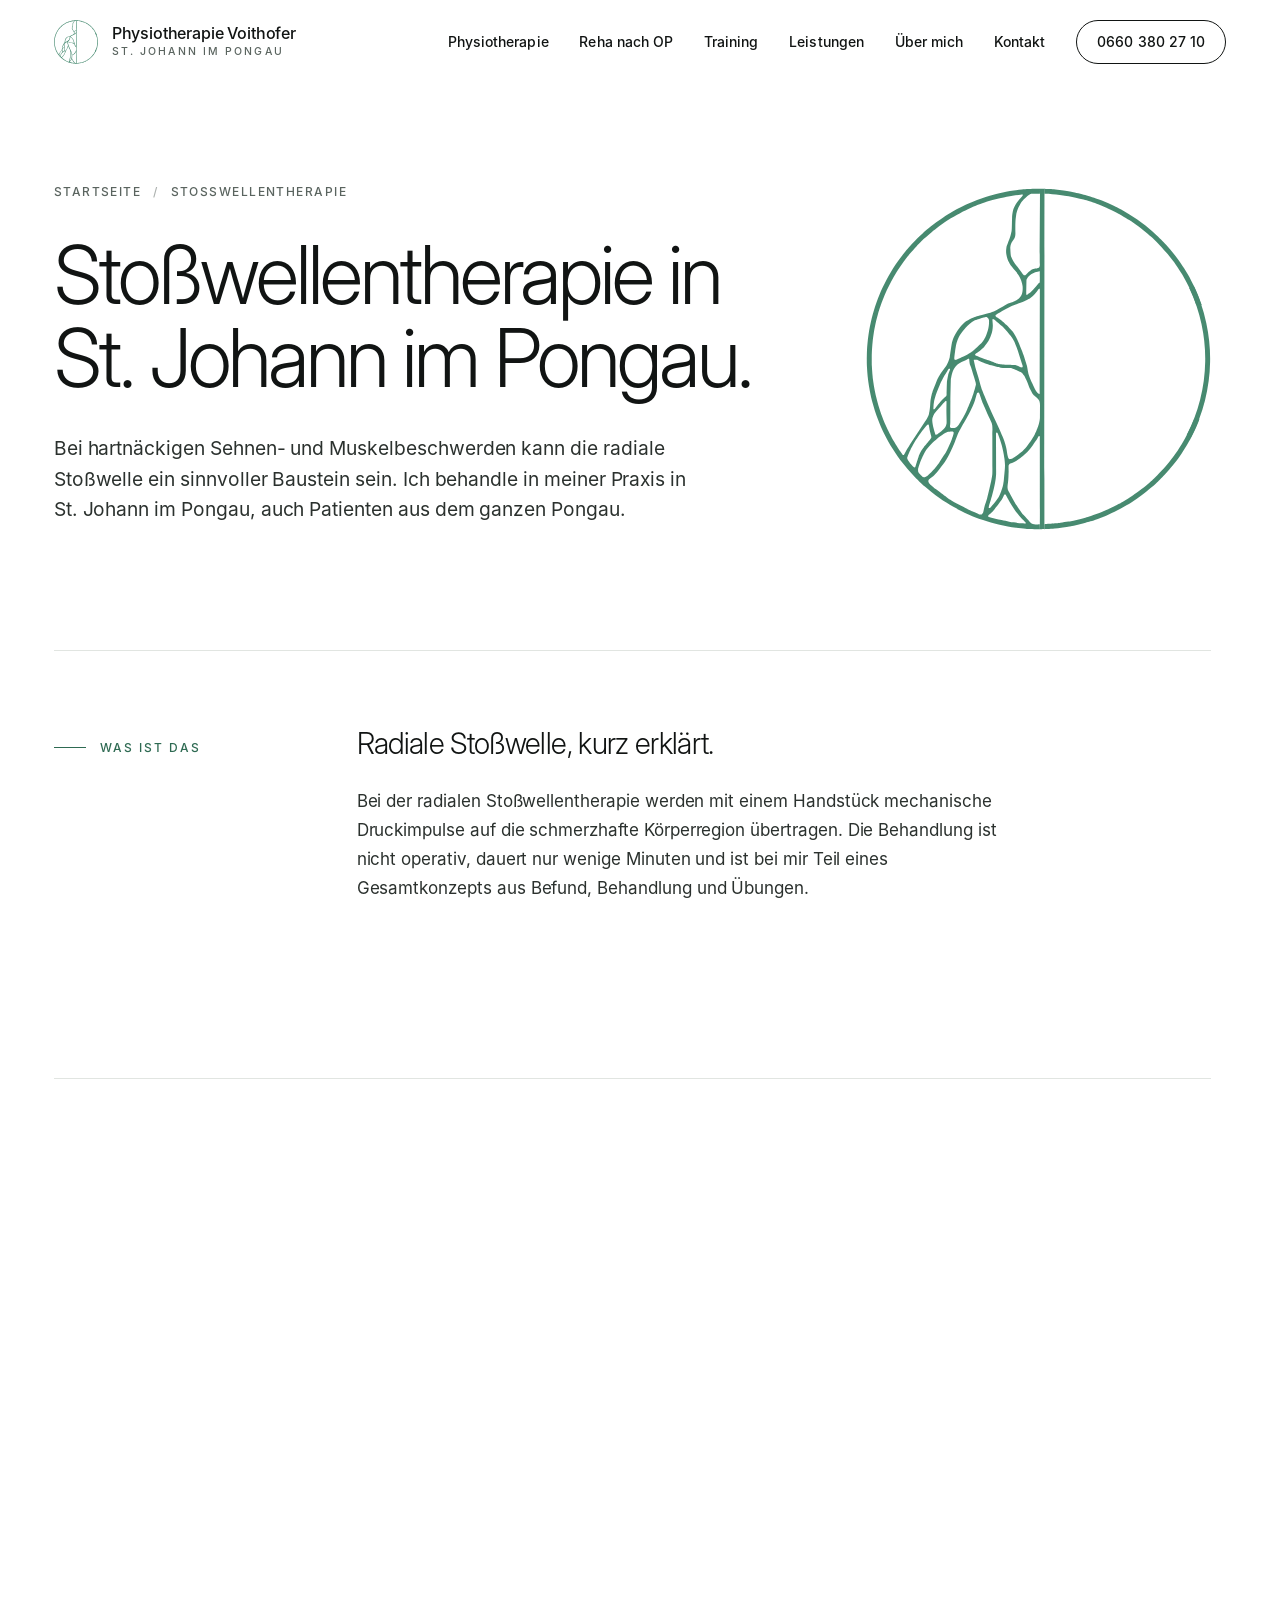
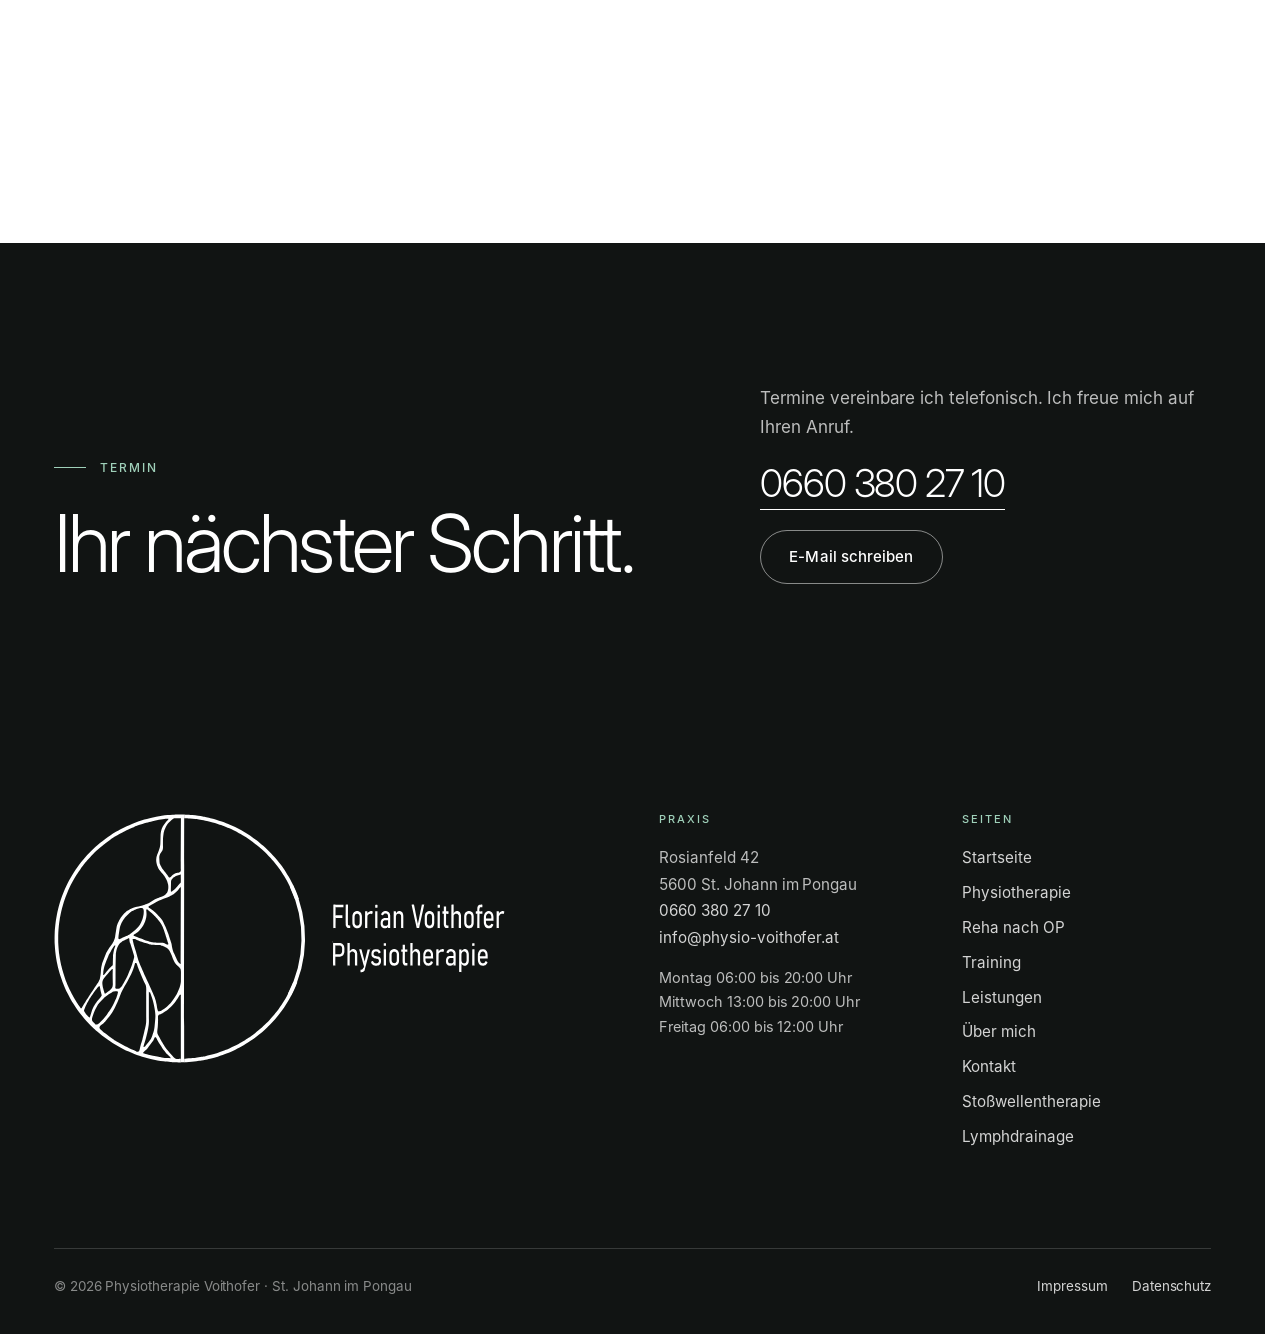
<file: stosswellentherapie-pongau.html>
<!doctype html>
<html lang="de-AT">
<head>
<meta charset="utf-8">
<meta name="viewport" content="width=device-width,initial-scale=1">
<title>Stoßwellentherapie Pongau | Physiotherapie Voithofer</title>
<meta name="description" content="Radiale Stoßwellentherapie im Pongau bei Fersensporn, Tennisellenbogen und Sehnenbeschwerden. Persönliche Einzelbehandlung in St. Johann.">
<meta name="robots" content="index,follow,max-image-preview:large,max-snippet:-1">
<link rel="canonical" href="https://physio-voithofer.at/stosswellentherapie-pongau.html">
<meta name="theme-color" content="#ffffff">
<meta name="author" content="Physiotherapie Voithofer">
<meta name="geo.region" content="AT-5">
<meta name="geo.placename" content="St. Johann im Pongau">
<meta property="og:type" content="website">
<meta property="og:locale" content="de_AT">
<meta property="og:site_name" content="Physiotherapie Voithofer">
<meta property="og:title" content="Stoßwellentherapie Pongau | Physiotherapie Voithofer">
<meta property="og:description" content="Radiale Stoßwellentherapie im Pongau bei Fersensporn, Tennisellenbogen und Sehnenbeschwerden. Persönliche Einzelbehandlung in St. Johann.">
<meta property="og:url" content="https://physio-voithofer.at/stosswellentherapie-pongau.html">
<meta property="og:image" content="https://physio-voithofer.at/img/og-image.png">
<meta property="og:image:width" content="1200">
<meta property="og:image:height" content="630">
<meta name="twitter:card" content="summary_large_image">
<link rel="icon" href="img/favicon.svg" type="image/svg+xml">
<link rel="icon" href="img/favicon-32.png" sizes="32x32" type="image/png">
<link rel="apple-touch-icon" href="img/apple-touch-icon.png">
<link rel="preload" href="fonts/inter-400.woff" as="font" type="font/woff" crossorigin>
<link rel="preload" href="fonts/inter-500.woff" as="font" type="font/woff" crossorigin>
<link rel="preload" href="fonts/inter-display-300.woff" as="font" type="font/woff" crossorigin>
<link rel="stylesheet" href="css/style.css?v=202611171818">
<script>document.documentElement.classList.add('js');try{if(!sessionStorage.getItem('splash')&&!(window.matchMedia&&matchMedia('(prefers-reduced-motion: reduce)').matches)){document.documentElement.classList.add('splash-on');sessionStorage.setItem('splash','1')}}catch(e){}</script>
<script type="application/ld+json">{"@context": "https://schema.org", "@type": ["Physiotherapy", "LocalBusiness"], "@id": "https://physio-voithofer.at/#praxis", "name": "Physiotherapie Voithofer", "description": "Physiotherapie, Stoßwellentherapie, Lymphdrainage, Rehabilitation nach Operationen und angepasstes Training in St. Johann im Pongau.", "url": "https://physio-voithofer.at/", "logo": "https://physio-voithofer.at/img/logo-symbol-gruen.svg", "image": "https://physio-voithofer.at/img/og-image.png", "telephone": "+43 660 3802710", "email": "info@physio-voithofer.at", "address": {"@type": "PostalAddress", "streetAddress": "Rosianfeld 42", "postalCode": "5600", "addressLocality": "St. Johann im Pongau", "addressRegion": "Salzburg", "addressCountry": "AT"}, "openingHoursSpecification": [{"@type": "OpeningHoursSpecification", "dayOfWeek": "Monday", "opens": "06:00", "closes": "20:00"}, {"@type": "OpeningHoursSpecification", "dayOfWeek": "Wednesday", "opens": "13:00", "closes": "20:00"}, {"@type": "OpeningHoursSpecification", "dayOfWeek": "Friday", "opens": "06:00", "closes": "12:00"}], "medicalSpecialty": "PhysicalTherapy", "areaServed": [{"@type": "City", "name": "St. Johann"}, {"@type": "City", "name": "Bischofshofen"}, {"@type": "City", "name": "Werfen"}, {"@type": "City", "name": "Pfarrwerfen"}, {"@type": "City", "name": "Mühlbach"}, {"@type": "City", "name": "St. Veit"}, {"@type": "City", "name": "Großarl"}, {"@type": "City", "name": "Wagrain"}, {"@type": "City", "name": "Goldegg"}, {"@type": "City", "name": "Schwarzach"}], "founder": {"@type": "Person", "name": "Florian Voithofer", "jobTitle": "Physiotherapeut"}, "sameAs": ["https://maps.app.goo.gl/pfKtp47DYZGsvfEZA"], "hasMap": "https://maps.app.goo.gl/pfKtp47DYZGsvfEZA", "geo": {"@type": "GeoCoordinates", "latitude": 47.340423, "longitude": 13.200283}}</script>
<script type="application/ld+json">{"@context": "https://schema.org", "@type": "BreadcrumbList", "itemListElement": [{"@type": "ListItem", "position": 1, "name": "Startseite", "item": "https://physio-voithofer.at/"}, {"@type": "ListItem", "position": 2, "name": "Stoßwellentherapie", "item": "https://physio-voithofer.at/stosswellentherapie-pongau.html"}]}</script>
<script type="application/ld+json">{"@context": "https://schema.org", "@type": "FAQPage", "mainEntity": [{"@type": "Question", "name": "Wie viele Sitzungen sind nötig?", "acceptedAnswer": {"@type": "Answer", "text": "Das hängt von Beschwerde und Verlauf ab. Häufig werden mehrere Sitzungen im Abstand von einigen Tagen bis zu einer Woche empfohlen. Nach dem Befund sage ich Ihnen, was in Ihrem Fall sinnvoll ist."}}, {"@type": "Question", "name": "Tut die Stoßwelle weh?", "acceptedAnswer": {"@type": "Answer", "text": "Die Behandlung kann an der empfindlichen Stelle unangenehm sein. Die Intensität passe ich während der Behandlung laufend an Ihr Empfinden an."}}, {"@type": "Question", "name": "Brauche ich eine ärztliche Verordnung?", "acceptedAnswer": {"@type": "Answer", "text": "Für eine Behandlung bei mir ist nicht zwingend eine Verordnung nötig. Für eine Kostenerstattung durch Ihre Krankenversicherung benötigen Sie in der Regel eine ärztliche Verordnung. Ob und in welcher Höhe erstattet wird, klären Sie bitte vorab bei Ihrem Versicherungsträger."}}, {"@type": "Question", "name": "Wo finde ich Stoßwellentherapie im Pongau?", "acceptedAnswer": {"@type": "Answer", "text": "In meiner Praxis in Rosianfeld 42, 5600 St. Johann im Pongau. Zu mir kommen Patienten aus dem ganzen Pongau, zum Beispiel aus Bischofshofen, Werfen, Wagrain, Großarl, Schwarzach, St. Veit, Goldegg oder Mühlbach."}}]}</script>
</head>
<body>
<a class="skip" href="#inhalt">Zum Inhalt springen</a>
<div class="splash" aria-hidden="true"><div class="splash-in"><div class="splash-logo"><svg viewBox="3 9 1403 1388" xmlns="http://www.w3.org/2000/svg"><path pathLength="1" d="M717 1393C715 1393 712 1393 705 1393C697 1393 679 1393 670 1392C661 1392 661 1392 651 1391C642 1390 625 1389 613 1387C601 1386 591 1384 579 1382C567 1380 553 1377 541 1374C530 1372 521 1369 510 1366C500 1363 488 1360 479 1356C469 1353 460 1350 451 1346C441 1342 430 1338 419 1333C409 1328 398 1323 388 1318C377 1313 368 1308 358 1302C348 1297 339 1291 329 1285C320 1279 311 1273 301 1266C291 1259 280 1251 270 1243C260 1235 250 1227 242 1220C234 1213 228 1208 220 1200C212 1192 202 1182 194 1173C185 1165 178 1156 171 1148C164 1140 158 1133 152 1125C145 1117 138 1107 132 1098C125 1088 118 1078 112 1068C105 1058 99 1047 94 1038C88 1028 84 1020 79 1010C74 1000 68 988 64 978C59 967 55 957 51 946C46 935 42 924 39 912C35 901 31 889 29 878C26 868 24 860 22 849C19 838 17 825 15 812C13 800 11 787 10 775C8 763 7 749 7 738C6 727 6 720 6 709C6 697 6 681 6 669C7 658 8 650 9 640C10 629 11 617 13 605C14 594 16 581 19 570C21 559 23 549 26 538C28 527 31 516 35 505C38 494 42 483 46 472C49 461 53 451 58 441C62 430 66 421 71 411C75 401 80 391 86 381C91 371 96 362 103 351C109 341 117 328 124 318C130 308 137 299 144 290C150 281 156 274 163 266C169 258 175 251 183 243C191 234 201 223 210 215C218 206 225 200 233 193C241 185 248 179 257 172C266 164 278 155 288 148C298 140 309 133 318 127C328 120 335 116 345 110C355 104 369 96 379 91C390 85 398 81 408 77C417 72 427 68 437 64C448 59 460 55 472 51C483 47 495 43 506 40C517 36 525 34 536 32C547 29 561 26 572 24C583 21 593 20 603 19C614 17 626 16 636 15C646 14 653 13 664 12C674 12 685 11 699 11C713 11 735 12 748 13C760 13 764 14 773 15C783 16 796 17 806 19C816 20 824 21 832 23C839 24 843 25 852 27C860 28 872 31 882 34C891 36 898 38 907 41C916 43 928 47 938 51C947 54 954 56 962 60C970 63 978 66 986 70C994 73 1004 78 1012 82C1020 85 1026 88 1034 93C1042 97 1052 103 1061 108C1069 112 1076 117 1084 122C1091 126 1098 131 1106 137C1113 142 1121 147 1128 153C1135 158 1143 164 1150 170C1157 175 1162 180 1169 186C1176 192 1183 199 1191 206C1198 213 1207 222 1213 229C1220 235 1224 240 1230 247C1236 253 1242 260 1248 268C1254 275 1261 284 1267 292C1273 300 1278 307 1283 314C1288 321 1292 327 1296 334C1301 342 1306 351 1311 359C1316 367 1321 376 1325 384C1330 393 1334 402 1338 410C1342 419 1346 426 1349 434C1352 442 1355 449 1358 457C1361 464 1366 478 1367 482C1369 486 1367 483 1367 483C1366 483 1367 483 1364 483C1360 483 1351 484 1348 484C1345 484 1349 489 1347 484C1344 479 1339 463 1335 453C1331 443 1327 434 1323 426C1319 417 1316 411 1312 403C1308 395 1304 387 1299 378C1295 370 1291 364 1285 355C1280 345 1271 332 1265 324C1259 315 1255 309 1249 302C1243 294 1236 285 1229 277C1222 268 1214 259 1207 252C1201 245 1196 240 1191 235C1186 229 1181 224 1176 220C1171 215 1170 213 1162 207C1155 200 1142 189 1130 180C1118 170 1101 157 1091 151C1082 144 1081 143 1073 139C1066 134 1053 126 1045 122C1038 117 1036 116 1029 113C1023 109 1014 105 1006 101C998 97 988 92 980 89C973 85 968 83 961 81C955 78 949 76 941 73C932 70 920 65 912 63C903 60 897 58 887 55C878 53 867 50 855 47C844 45 829 42 818 40C807 39 800 38 791 36C781 35 770 34 760 33C751 33 738 32 733 32C728 32 730 32 729 32C728 32 729 -190 728 33C728 256 728 1149 728 1372C728 1595 728 1372 729 1372C730 1372 726 1373 734 1372C742 1372 765 1370 775 1369C785 1368 785 1368 794 1367C802 1366 817 1364 825 1362C834 1361 838 1360 846 1358C854 1357 864 1354 872 1352C880 1350 887 1348 895 1346C902 1344 906 1343 917 1339C928 1335 950 1327 961 1323C972 1319 975 1318 982 1314C990 1311 1000 1306 1008 1302C1016 1298 1025 1294 1031 1290C1038 1287 1041 1285 1047 1281C1053 1278 1061 1273 1067 1269C1074 1265 1078 1263 1087 1256C1097 1250 1112 1239 1123 1230C1135 1221 1148 1210 1156 1203C1164 1196 1168 1193 1173 1188C1178 1183 1182 1179 1187 1174C1192 1169 1198 1162 1204 1156C1210 1150 1217 1143 1222 1136C1228 1130 1232 1125 1237 1118C1243 1112 1249 1104 1254 1096C1260 1089 1265 1081 1270 1073C1276 1065 1281 1056 1286 1048C1291 1040 1295 1033 1300 1024C1305 1015 1311 1004 1315 996C1320 987 1323 981 1326 972C1330 964 1335 951 1337 947C1339 942 1335 946 1338 946C1342 946 1354 947 1357 947C1361 947 1359 944 1358 948C1357 951 1352 962 1349 970C1346 977 1343 985 1339 993C1335 1000 1331 1009 1327 1017C1323 1024 1320 1031 1315 1039C1311 1046 1305 1056 1300 1064C1295 1072 1291 1079 1286 1086C1282 1093 1277 1099 1272 1106C1267 1112 1262 1119 1256 1127C1250 1134 1242 1144 1236 1151C1230 1158 1224 1164 1218 1171C1212 1178 1203 1186 1197 1192C1191 1198 1187 1202 1182 1207C1176 1212 1170 1218 1164 1223C1158 1228 1152 1233 1146 1238C1139 1243 1132 1249 1125 1254C1118 1259 1110 1265 1103 1270C1095 1275 1088 1280 1082 1284C1075 1289 1069 1292 1062 1296C1054 1301 1045 1306 1037 1310C1029 1315 1021 1318 1014 1322C1006 1326 998 1330 990 1333C982 1337 972 1341 964 1344C956 1347 950 1349 942 1352C934 1355 923 1359 916 1361C908 1364 903 1365 896 1367C888 1369 881 1371 872 1373C863 1375 849 1379 841 1380C833 1382 832 1382 824 1383C817 1384 805 1386 796 1387C787 1388 779 1389 770 1390C760 1391 749 1392 740 1392C731 1393 721 1393 717 1393C713 1393 719 1393 717 1393Z"/><path pathLength="1" d="M650 362C650 362 651 362 653 360C655 358 660 352 664 349C667 346 669 344 672 343C675 341 679 339 683 338C688 336 696 335 699 334C703 333 703 333 705 332C706 332 706 332 706 331C707 330 708 329 708 328C709 327 709 325 709 324C709 322 710 325 710 318C710 310 709 326 709 278C709 231 710 74 710 33C710 -7 710 32 710 32C710 32 715 32 709 32C704 32 682 32 676 32C670 32 674 32 673 33C672 33 671 33 668 35C665 37 659 41 655 45C651 48 648 51 645 54C641 58 639 60 637 64C634 67 632 71 630 74C628 78 626 80 625 84C623 87 621 91 620 95C618 99 617 104 616 107C615 111 614 111 613 117C613 123 611 134 610 144C610 153 610 165 610 174C610 182 610 188 610 194C610 199 610 202 609 205C609 207 608 209 607 210C607 212 607 211 605 214C603 217 597 225 596 228C594 231 594 230 594 232C593 234 591 239 590 242C590 244 590 246 590 248C589 250 589 249 589 254C590 259 591 274 591 280C592 286 593 286 594 289C594 291 595 293 597 296C598 299 600 302 603 306C605 311 607 314 613 321C618 328 630 343 634 349C639 355 639 357 641 359C642 361 643 362 645 362C646 363 649 362 650 362C651 362 649 363 650 362Z"/><path pathLength="1" d="M156 1092C156 1091 156 1093 157 1091C159 1088 162 1081 166 1075C169 1070 164 1077 177 1057C190 1037 231 975 243 955C256 936 250 944 252 940C254 937 255 935 256 933C257 930 257 931 258 927C259 923 261 915 261 909C262 904 263 899 263 893C264 887 264 879 265 874C265 868 266 865 267 860C267 856 269 851 270 847C271 843 269 846 273 837C276 828 286 803 290 793C294 783 294 783 297 778C300 772 303 767 308 759C312 752 322 739 326 734C330 728 330 728 331 725C333 722 335 719 336 715C338 711 340 705 341 702C342 698 342 703 343 693C345 684 349 655 351 644C352 633 353 632 355 627C356 623 357 620 359 617C360 613 362 610 364 606C366 602 368 598 371 594C373 590 375 586 379 582C382 578 386 572 390 568C393 564 396 561 400 558C403 554 407 551 411 549C415 546 420 543 424 541C427 539 429 538 432 537C436 535 439 533 445 532C450 530 455 528 465 526C475 523 495 518 504 515C512 513 511 513 515 511C520 509 523 509 532 504C542 499 563 486 572 482C580 477 579 478 584 477C589 475 596 472 601 470C607 468 611 466 614 464C618 462 620 461 622 459C624 457 625 457 626 455C628 453 630 451 631 449C633 446 634 444 635 441C636 439 637 438 637 435C638 433 639 430 639 427C640 424 640 418 640 415C640 412 640 410 639 408C639 405 639 404 638 401C637 397 636 391 634 386C633 381 631 376 628 372C626 367 623 362 620 358C617 354 617 353 612 348C608 342 597 329 593 324C588 318 588 317 587 315C585 312 584 310 583 308C581 305 580 301 579 298C577 295 577 293 576 288C575 284 573 277 573 273C572 268 572 265 572 261C573 257 573 254 574 251C574 247 573 249 576 242C578 235 585 217 588 208C591 199 592 195 593 189C595 183 595 183 595 173C596 163 596 140 597 130C597 121 597 121 597 116C598 112 599 107 600 103C600 100 601 99 602 96C603 93 604 89 606 85C607 82 609 79 612 74C614 70 618 65 623 59C627 53 636 43 639 40C642 36 640 39 640 39C640 38 641 36 640 35C638 35 637 35 631 35C624 36 611 37 598 39C585 42 565 45 552 48C538 51 529 54 517 57C504 61 487 67 475 71C464 74 457 77 449 81C441 84 435 86 425 91C415 95 399 103 389 109C378 114 371 118 365 122C358 125 353 128 347 132C342 135 337 138 332 142C326 145 320 150 313 155C306 160 297 166 290 172C283 177 279 180 271 187C262 193 248 206 241 213C233 219 230 222 225 228C219 233 215 238 208 246C201 253 189 266 183 274C176 281 174 284 169 291C163 297 158 305 151 315C144 325 134 339 127 351C119 363 112 374 106 387C99 399 92 412 87 424C81 437 74 453 70 463C67 472 66 474 64 481C61 488 58 499 55 506C53 512 53 515 51 522C49 530 45 541 43 550C41 558 40 565 39 573C37 580 36 585 34 595C33 605 31 619 30 632C28 645 27 663 26 675C26 688 26 697 26 707C26 716 26 720 26 731C27 742 29 762 29 772C30 782 30 782 31 789C32 796 34 807 35 816C37 824 39 834 40 841C42 848 43 853 45 859C46 865 47 871 49 878C51 885 54 894 57 902C59 911 62 919 65 926C67 934 70 940 73 948C76 955 79 964 83 971C86 979 88 983 92 991C95 998 101 1009 105 1016C108 1024 110 1026 115 1034C119 1042 126 1054 133 1064C139 1073 148 1087 152 1091C155 1096 151 1092 152 1092C153 1092 155 1092 156 1092C157 1092 156 1092 156 1092Z"/><path pathLength="1" d="M659 441C660 441 661 439 663 438C664 436 668 434 671 432C673 430 674 429 677 426C680 423 684 419 688 414C693 409 700 400 704 396C707 392 708 394 709 392C709 389 709 388 709 381C710 373 709 355 709 349C709 344 710 347 709 347C708 346 707 346 705 347C703 347 698 349 695 350C692 351 689 351 686 353C683 354 681 355 678 357C675 358 673 360 671 362C668 363 665 366 663 368C662 369 661 371 660 373C658 375 657 377 657 378C656 379 656 378 655 381C655 383 655 381 655 390C655 400 654 429 654 438C654 446 654 441 655 441C656 442 658 441 659 441C660 441 658 442 659 441Z"/><path pathLength="1" d="M709 844C709 774 710 494 710 423C710 352 710 420 709 419C708 418 708 416 705 419C703 421 698 428 695 432C692 436 690 438 686 441C683 445 677 449 674 452C670 455 668 456 664 459C659 462 656 464 646 468C636 472 614 480 604 485C593 489 593 489 584 494C574 498 557 508 549 513C540 517 536 520 533 522C530 523 531 523 530 524C529 525 529 527 530 529C531 530 532 531 537 534C541 538 552 545 558 550C564 555 568 558 574 565C581 571 591 582 596 588C601 593 601 594 603 597C605 600 607 603 609 607C611 610 613 614 615 618C617 623 619 625 622 634C626 642 633 659 636 668C640 676 640 677 643 687C647 697 654 719 656 728C659 736 657 731 658 736C659 740 660 749 661 754C662 759 663 761 664 766C666 771 668 777 672 785C675 794 683 810 687 818C690 826 692 828 694 831C696 835 697 836 699 838C701 840 703 843 705 844C706 845 708 844 709 844C710 844 709 914 709 844Z"/><path pathLength="1" d="M370 706C376 703 396 694 405 689C415 685 420 681 425 678C430 675 431 674 434 672C437 670 437 670 443 665C449 660 462 648 468 642C474 636 475 634 478 630C481 627 482 625 484 621C486 617 489 610 491 606C493 601 495 597 496 592C498 587 499 581 500 576C501 571 502 568 502 563C503 559 503 553 503 550C503 547 503 546 502 545C502 543 502 542 501 540C501 539 500 538 499 537C499 536 498 535 497 535C496 534 496 534 495 533C494 533 493 533 492 532C490 532 490 532 487 532C485 533 482 533 478 534C473 536 463 539 458 541C453 542 452 543 448 545C445 546 442 548 439 550C435 552 432 554 428 557C425 559 422 562 418 566C414 570 408 576 404 581C399 585 397 588 394 593C390 597 386 603 384 607C381 612 379 615 378 619C376 623 374 627 373 632C371 637 370 641 368 648C367 654 366 664 365 673C363 681 362 691 362 696C361 701 362 699 362 701C362 702 362 703 363 704C363 705 363 705 364 706C364 706 364 706 365 706C366 706 369 706 370 706C370 706 364 709 370 706Z"/><path pathLength="1" d="M638 736C639 736 639 736 639 735C640 734 640 733 639 731C639 730 642 737 638 726C635 715 623 679 618 664C613 649 610 642 607 636C605 630 606 633 604 629C603 626 599 621 597 617C595 614 594 612 591 609C589 605 586 602 581 597C577 591 569 582 564 578C560 573 562 574 555 569C549 563 530 547 525 543C519 538 523 541 522 541C521 541 518 541 518 541C517 541 517 541 517 542C517 543 517 541 517 546C517 550 518 561 518 568C518 574 517 581 516 587C515 593 513 599 511 605C509 611 507 617 504 622C502 627 500 631 496 636C493 641 488 647 484 651C481 655 479 657 476 660C473 663 471 665 466 669C461 673 451 679 447 682C444 684 447 682 447 683C447 684 446 686 447 687C447 688 445 687 451 689C457 692 473 698 482 701C490 704 493 705 501 708C508 710 519 715 526 717C532 719 535 720 538 721C541 722 539 722 543 722C546 723 547 724 558 724C568 725 597 726 606 727C615 727 610 727 612 728C614 728 615 728 618 730C622 731 629 735 632 736C635 737 637 736 638 736C639 736 638 736 638 736Z"/><path pathLength="1" d="M360 983C361 982 364 982 366 981C367 981 368 981 370 979C372 978 375 975 377 972C379 970 380 969 382 965C384 962 387 959 390 952C394 946 400 935 404 927C408 920 409 918 414 907C419 895 430 869 434 857C439 846 438 848 440 840C443 831 448 815 449 809C450 802 449 805 449 803C449 800 450 805 447 794C444 782 433 746 429 735C426 724 426 729 426 726C425 724 424 722 424 718C423 714 423 706 422 704C422 701 422 703 422 702C421 702 421 702 421 702C420 702 419 701 417 702C414 703 412 705 408 707C403 709 394 713 389 716C384 718 382 720 379 722C376 723 375 724 373 727C370 729 367 733 365 736C362 739 361 741 360 744C358 747 356 751 355 755C353 759 352 765 351 769C350 774 349 777 348 781C348 785 348 777 347 793C347 808 346 847 346 874C345 901 346 938 345 955C345 972 344 971 344 975C344 979 344 977 345 978C345 979 345 979 346 980C346 981 347 982 349 982C350 983 351 983 353 983C355 983 359 983 360 983C361 983 359 983 360 983Z"/><path pathLength="1" d="M591 1109C592 1108 593 1108 595 1107C597 1106 598 1106 602 1103C606 1101 614 1096 619 1092C624 1089 629 1085 633 1081C637 1078 640 1075 644 1070C648 1066 653 1061 657 1056C662 1050 667 1043 671 1037C675 1032 677 1028 680 1023C683 1018 687 1012 689 1007C692 1002 693 1000 695 994C697 989 700 982 702 977C704 972 705 968 706 964C707 959 708 953 709 949C710 944 710 948 710 938C710 928 710 899 710 889C710 880 710 883 709 881C709 878 709 877 708 875C707 873 706 870 705 869C704 867 704 866 701 864C698 861 690 854 687 851C684 848 684 848 683 846C681 845 681 845 679 841C676 837 672 830 669 822C665 815 661 803 658 795C655 788 651 780 649 776C647 772 647 772 645 770C644 767 643 766 641 764C639 762 637 760 636 759C634 757 635 757 631 756C628 754 620 750 616 748C611 746 609 745 606 744C603 743 603 742 600 742C597 741 596 740 588 739C580 739 560 738 551 737C541 736 540 736 534 734C527 733 520 731 512 728C504 726 492 722 485 719C479 717 477 716 473 714C468 712 460 708 457 707C453 705 454 706 452 705C449 705 444 705 442 705C440 705 441 705 441 706C441 707 440 704 441 710C443 717 447 733 449 744C452 755 456 764 459 775C462 787 467 803 470 813C472 822 472 822 476 830C479 839 483 850 490 864C496 879 504 899 513 919C523 939 536 968 544 985C552 1003 557 1015 561 1025C565 1034 566 1037 567 1042C569 1047 570 1052 571 1056C572 1061 573 1064 574 1070C575 1075 576 1084 577 1090C579 1095 580 1100 581 1103C582 1105 582 1105 583 1106C583 1107 584 1108 585 1108C585 1109 585 1109 586 1109C587 1109 590 1109 591 1109C592 1109 590 1109 591 1109Z"/><path pathLength="1" d="M281 906C281 905 282 905 284 902C287 899 292 891 296 887C299 883 300 882 304 878C307 874 314 866 318 863C322 859 325 857 327 855C329 853 329 853 329 852C330 850 330 853 330 845C331 836 331 811 331 801C332 792 332 795 333 789C333 783 336 773 337 768C338 763 337 764 339 761C340 757 343 749 344 746C345 743 345 742 344 742C343 741 341 741 340 742C339 742 340 742 339 743C338 745 337 746 334 751C331 755 324 765 321 772C317 778 314 783 312 788C309 793 308 795 305 802C301 810 295 825 291 835C288 844 285 854 282 862C280 869 279 876 278 881C278 885 278 886 277 890C277 894 277 903 277 905C277 908 277 906 277 906C278 906 280 906 281 906C281 906 280 906 281 906Z"/><path pathLength="1" d="M472 1333C472 1333 473 1333 474 1332C475 1332 475 1331 476 1330C477 1329 478 1330 479 1324C481 1319 483 1307 486 1297C488 1287 491 1283 495 1266C500 1250 508 1214 511 1199C515 1184 514 1182 515 1176C516 1170 516 1169 516 1165C517 1160 517 1173 517 1149C517 1124 516 1042 516 1015C516 988 517 994 517 987C517 981 516 979 516 976C516 973 516 972 515 970C515 967 515 966 512 959C509 952 503 940 498 928C492 915 483 893 479 884C475 875 476 878 474 872C471 865 466 850 464 844C462 839 462 840 461 839C460 838 458 839 457 839C456 839 456 839 456 840C455 841 454 840 453 846C451 851 448 864 445 872C442 880 441 883 436 894C431 904 423 922 415 936C408 950 397 967 392 977C386 988 383 992 381 998C378 1004 377 1005 375 1011C372 1018 367 1031 364 1038C361 1046 359 1050 356 1057C353 1064 350 1071 346 1079C343 1086 338 1096 334 1103C330 1110 329 1112 323 1121C317 1130 303 1147 296 1156C289 1165 285 1169 280 1174C275 1179 268 1184 264 1187C261 1189 261 1189 260 1191C258 1192 257 1194 256 1195C256 1197 256 1198 256 1200C256 1201 257 1202 258 1204C258 1205 259 1206 261 1208C263 1210 264 1211 269 1215C273 1219 277 1223 288 1231C298 1239 320 1256 331 1263C341 1271 342 1271 352 1277C361 1283 377 1292 389 1298C402 1305 418 1313 428 1317C437 1322 439 1322 445 1325C450 1327 458 1331 461 1332C465 1334 464 1333 466 1333C467 1334 471 1333 472 1333C473 1333 471 1333 472 1333Z"/><path pathLength="1" d="M290 1009C293 1007 302 1001 306 997C310 994 312 992 315 989C318 986 323 981 325 978C327 975 328 973 328 972C329 970 329 970 329 967C330 965 330 965 330 957C330 948 330 929 330 916C329 902 330 883 330 876C330 869 330 874 329 873C328 873 326 873 326 873C325 873 331 867 325 874C318 881 294 908 287 917C279 926 280 926 279 928C277 931 276 932 276 934C275 936 274 938 274 940C273 942 273 943 272 945C272 947 272 949 272 953C272 956 273 961 273 966C274 970 275 973 277 981C278 988 283 1003 285 1008C286 1013 285 1009 286 1009C287 1009 289 1009 290 1009C291 1009 287 1011 290 1009Z"/><path pathLength="1" d="M202 1142C202 1141 202 1144 204 1137C207 1129 214 1106 217 1098C219 1089 219 1091 221 1088C222 1085 223 1083 225 1080C226 1077 228 1073 231 1070C233 1067 232 1067 238 1060C243 1053 258 1036 263 1029C268 1023 267 1024 268 1022C269 1020 268 1019 268 1018C268 1016 268 1017 267 1014C266 1010 264 1002 263 995C261 988 259 977 258 972C257 968 258 970 257 969C256 969 255 967 253 969C250 972 245 977 241 983C236 988 229 997 224 1005C218 1012 210 1024 207 1029C203 1035 205 1031 202 1038C198 1044 188 1063 184 1070C180 1078 180 1078 177 1084C175 1089 172 1097 171 1101C169 1105 170 1105 170 1106C171 1108 171 1108 172 1111C174 1114 178 1120 181 1123C183 1126 183 1126 186 1129C188 1132 195 1140 198 1142C200 1144 201 1142 202 1142C203 1142 202 1143 202 1142Z"/><path pathLength="1" d="M242 1182C242 1182 245 1181 246 1180C247 1180 248 1179 249 1178C251 1177 251 1178 256 1173C261 1168 274 1155 281 1147C288 1140 293 1133 297 1128C301 1122 301 1121 306 1114C310 1108 318 1095 322 1089C326 1084 326 1083 328 1079C330 1076 331 1075 334 1068C337 1061 344 1046 347 1039C350 1033 350 1034 351 1029C353 1025 355 1018 356 1014C358 1010 358 1007 359 1004C359 1002 359 1001 359 1000C358 999 357 998 357 998C356 997 355 997 353 996C352 996 349 996 347 996C344 996 340 997 338 997C336 998 336 998 334 999C332 999 331 999 327 1002C322 1004 314 1009 308 1014C302 1018 295 1023 291 1027C286 1031 285 1032 279 1038C273 1044 260 1056 255 1063C249 1069 248 1071 245 1076C241 1081 239 1087 236 1093C233 1099 230 1104 227 1113C223 1121 218 1137 216 1144C214 1150 214 1148 214 1151C214 1153 214 1157 215 1159C215 1161 216 1162 217 1163C217 1164 217 1164 220 1167C222 1170 230 1178 232 1180C235 1182 233 1181 234 1181C235 1182 236 1182 237 1182C238 1182 241 1182 242 1182C243 1182 241 1182 242 1182Z"/><path pathLength="1" d="M502 1307C503 1307 505 1308 507 1307C509 1306 508 1306 512 1301C516 1296 528 1282 532 1276C537 1270 538 1268 540 1265C542 1262 543 1262 544 1259C546 1255 548 1250 550 1244C552 1239 556 1229 557 1224C559 1218 559 1216 560 1211C561 1206 562 1204 563 1193C564 1181 567 1156 567 1145C568 1133 568 1132 567 1126C567 1119 566 1113 565 1105C564 1097 562 1086 560 1077C558 1068 556 1059 554 1051C552 1043 550 1036 547 1029C545 1021 541 1011 539 1007C538 1003 538 1003 537 1003C537 1002 537 1002 537 1002C536 1002 534 1002 533 1002C533 1002 533 1001 532 1003C532 1004 532 985 531 1011C531 1037 532 1131 532 1158C532 1185 532 1169 531 1174C531 1178 531 1181 530 1187C530 1192 529 1198 527 1205C526 1212 524 1221 522 1229C520 1238 518 1245 515 1257C512 1268 505 1292 503 1300C500 1308 502 1302 502 1303C502 1304 502 1306 502 1307C502 1307 502 1307 502 1307C502 1307 502 1307 502 1307Z"/><path pathLength="1" d="M709 1373C709 1373 710 1426 710 1372C710 1317 709 1105 709 1047C710 989 710 1028 710 1023C710 1018 710 1018 710 1017C709 1015 710 1016 709 1016C708 1016 706 1016 706 1016C705 1016 705 1016 705 1016C704 1017 703 1017 702 1020C700 1023 697 1028 693 1035C689 1041 682 1051 677 1058C672 1064 668 1069 664 1074C660 1078 658 1081 653 1085C649 1089 642 1095 637 1099C631 1103 627 1107 622 1110C616 1114 611 1117 605 1120C600 1123 593 1125 589 1127C586 1128 587 1128 586 1129C586 1129 585 1130 585 1131C584 1131 584 1132 583 1133C583 1134 583 1134 582 1138C582 1142 583 1152 583 1158C583 1163 582 1167 582 1173C582 1179 582 1186 581 1194C580 1201 579 1213 578 1218C578 1223 578 1222 578 1225C578 1227 579 1230 579 1232C580 1234 577 1230 582 1237C586 1245 599 1269 605 1279C610 1289 612 1292 616 1297C619 1303 622 1307 626 1312C629 1317 633 1322 636 1326C639 1330 640 1332 644 1336C647 1340 651 1344 657 1350C664 1356 672 1369 681 1372C689 1376 704 1373 709 1373C714 1373 709 1373 709 1373Z"/><path pathLength="1" d="M651 1370C651 1370 652 1370 652 1370C652 1369 654 1369 651 1366C649 1363 640 1354 636 1350C631 1345 629 1342 626 1339C623 1335 621 1333 618 1329C614 1325 611 1320 607 1314C603 1308 598 1301 594 1294C589 1287 584 1278 581 1272C577 1265 573 1258 571 1255C569 1251 570 1253 570 1253C569 1252 567 1252 566 1253C565 1253 566 1251 565 1254C563 1256 560 1263 558 1267C556 1270 558 1269 552 1277C547 1284 532 1303 526 1311C520 1319 518 1320 514 1324C510 1328 505 1332 503 1335C500 1337 500 1337 500 1338C499 1339 500 1341 500 1342C500 1342 495 1341 500 1342C505 1344 520 1348 529 1350C538 1353 545 1354 554 1356C564 1358 576 1361 585 1362C593 1364 595 1364 603 1365C612 1366 629 1369 637 1369C645 1370 649 1370 651 1370C653 1370 651 1370 651 1370Z"/><path pathLength="1" d="M1335 405A688 688 0 0 1 1324 1020L1307 1011A668 668 0 0 0 1317 414Z"/></svg><img src="img/logo-symbol-gruen.svg" alt="Logo Physiotherapie Voithofer" width="1403" height="1388"></div><p class="splash-name">Physiotherapie Voithofer</p></div></div>
<header class="header">
  <div class="container">
    <a class="brand" href="index.html" aria-label="Physiotherapie Voithofer, zur Startseite">
      <img src="img/logo-symbol-gruen.svg" alt="Logo Physiotherapie Voithofer" width="44" height="44">
      <span class="brand-text"><span class="brand-name">Physiotherapie Voithofer</span><span class="brand-sub">St. Johann im Pongau</span></span>
    </a>
    <button class="burger" aria-expanded="false" aria-controls="nav" aria-label="Menü öffnen"><span></span><span></span></button>
    <nav class="nav" id="nav" aria-label="Hauptnavigation">
      <a class="nav-link" href="physiotherapie-st-johann-im-pongau.html">Physiotherapie</a>
<a class="nav-link" href="reha-nach-operation-pongau.html">Reha nach OP</a>
<a class="nav-link" href="training-trainingstherapie-st-johann.html">Training</a>
<a class="nav-link" href="leistungen.html">Leistungen</a>
<a class="nav-link" href="ueber-mich.html">Über mich</a>
<a class="nav-link" href="kontakt.html">Kontakt</a>
      <a class="btn" href="tel:+436603802710">0660 380 27 10</a>
    </nav>
  </div>
</header>
<a class="call-fab" href="tel:+436603802710" aria-label="Termin telefonisch vereinbaren"><svg viewBox="0 0 24 24" fill="none" stroke="currentColor" stroke-width="1.5" aria-hidden="true"><path d="M5 4h4l2 5-2.5 1.5a11 11 0 0 0 5 5L15 13l5 2v4a1 1 0 0 1-1 1A15 15 0 0 1 4 5a1 1 0 0 1 1-1z" stroke-linejoin="round"/></svg><span>Termin vereinbaren</span></a>
<main id="inhalt">
<section class="page-hero" aria-labelledby="seitentitel">
  <div class="hero-mark" aria-hidden="true" data-parallax><img src="img/logo-symbol-gruen.svg" alt="Logo Physiotherapie Voithofer" width="1403" height="1388"></div>
  <div class="container" style="position:relative;z-index:2">
    <nav class="crumbs" aria-label="Brotkrumen" data-reveal="fade"><a href="index.html">Startseite</a><span aria-hidden="true">/</span><span>Stoßwellentherapie</span></nav>
    
    <h1 id="seitentitel" class="h-xl" data-reveal style="--d:.05s">Stoßwellentherapie in St.&nbsp;Johann im&nbsp;Pongau.</h1>
    <p class="lead" data-reveal style="--d:.15s">Bei hartnäckigen Sehnen- und Muskelbeschwerden kann die radiale Stoßwelle ein sinnvoller Baustein sein. Ich behandle in meiner Praxis in St. Johann im Pongau, auch Patienten aus dem ganzen Pongau.</p>
  </div>
</section>
<div class="container">
  <section class="block" aria-labelledby="h1">
    <div class="label"><span class="eyebrow" data-reveal="fade">Was ist das</span></div>
    <div class="body">
      <h2 id="h1" class="h-md" data-reveal>Radiale Stoßwelle, kurz erklärt.</h2>
      <p data-reveal>Bei der radialen Stoßwellentherapie werden mit einem Handstück mechanische Druckimpulse auf die schmerzhafte Körperregion übertragen. Die Behandlung ist nicht operativ, dauert nur wenige Minuten und ist bei mir Teil eines Gesamtkonzepts aus Befund, Behandlung und Übungen.</p>
      <p data-reveal>Die Wirksamkeit ist je nach Beschwerdebild unterschiedlich. Ich bespreche deshalb vorab mit Ihnen, ob die Stoßwelle für Sie sinnvoll ist.</p>
    </div>
  </section>

  <section class="block" aria-labelledby="h2">
    <div class="label"><span class="eyebrow" data-reveal="fade">Anwendung</span></div>
    <div class="body">
      <h2 id="h2" class="h-md" data-reveal>Wobei die Stoßwelle eingesetzt wird.</h2>
      <p data-reveal>Typische Anlässe sind hartnäckige Beschwerden an Sehnenansätzen und Muskeln, zum Beispiel:</p>
      <div data-reveal><ul class="tag-list"><li>Fersensporn und Plantarfasziitis</li><li>Tennis- und Golferellenbogen</li><li>Achillessehnenbeschwerden</li><li>Patellaspitzensyndrom (Jumper's Knee)</li><li>Schulterschmerzen und Sehnenreizungen</li><li>Schmerzen an der seitlichen Hüfte (Trochanter)</li><li>Schienbeinkantensyndrom (Shin Splints)</li><li>Muskuläre Verspannungen und Triggerpunkte</li></ul></div>
    </div>
  </section>

  <section class="block" aria-labelledby="h3">
    <div class="label"><span class="eyebrow" data-reveal="fade">Ablauf</span></div>
    <div class="body">
      <h2 id="h3" class="h-md" data-reveal>So läuft die Behandlung ab.</h2>
      <div class="phases" data-reveal>
        <div class="phase"><div class="step-no">01</div><h3>Befund</h3><p>Zuerst klären wir im Gespräch und in der Untersuchung, ob die Stoßwelle bei Ihrer Beschwerde sinnvoll ist.</p></div>
        <div class="phase"><div class="step-no">02</div><h3>Behandlung</h3><p>Mit Gel und Handstück behandle ich die schmerzhafte Stelle, meist wenige Minuten pro Sitzung. Die Intensität richten wir nach Ihrem Empfinden.</p></div>
        <div class="phase"><div class="step-no">03</div><h3>Verlauf</h3><p>Meist sind mehrere Sitzungen im Abstand von einigen Tagen bis zu einer Woche sinnvoll. Ergänzend erhalten Sie Übungen für den Alltag.</p></div>
      </div>
    </div>
  </section>

  <section class="block" aria-labelledby="h4">
    <div class="label"><span class="eyebrow" data-reveal="fade">Gut zu wissen</span></div>
    <div class="body">
      <h2 id="h4" class="h-md" data-reveal>Wann die Stoßwelle nicht geeignet ist.</h2>
      <div class="note" data-reveal>
        <p>Nicht behandelt wird zum Beispiel bei Schwangerschaft, Blutgerinnungsstörungen oder der Einnahme blutverdünnender Medikamente, Infektionen oder Tumoren im Behandlungsgebiet, kurz zurückliegender Kortison-Injektion sowie bei Kindern im Wachstum. Bitte besprechen Sie das vor der Behandlung mit mir. Nach der Behandlung können vorübergehend Schmerzen, Rötungen oder ein Bluterguss auftreten.</p>
      </div>
      <p style="margin-top:28px" data-reveal>Termine vereinbare ich telefonisch unter <a class="link" href="tel:+436603802710">0660 380 27 10</a>.</p>
    </div>
  </section>

  <section class="block" aria-labelledby="h5">
    <div class="label"><span class="eyebrow" data-reveal="fade">Fragen</span></div>
    <div class="body">
      <h2 id="h5" class="h-md" data-reveal>Häufige Fragen zur Stoßwelle.</h2>
      <div class="faq-wrap">
        <div class="faq" data-reveal>
<details><summary>Wie viele Sitzungen sind nötig?<span class="plus" aria-hidden="true"></span></summary><div class="ans"><p>Das hängt von Beschwerde und Verlauf ab. Häufig werden mehrere Sitzungen im Abstand von einigen Tagen bis zu einer Woche empfohlen. Nach dem Befund sage ich Ihnen, was in Ihrem Fall sinnvoll ist.</p></div></details>
<details><summary>Tut die Stoßwelle weh?<span class="plus" aria-hidden="true"></span></summary><div class="ans"><p>Die Behandlung kann an der empfindlichen Stelle unangenehm sein. Die Intensität passe ich während der Behandlung laufend an Ihr Empfinden an.</p></div></details>
<details><summary>Brauche ich eine ärztliche Verordnung?<span class="plus" aria-hidden="true"></span></summary><div class="ans"><p>Für eine Behandlung bei mir ist nicht zwingend eine Verordnung nötig. Für eine Kostenerstattung durch Ihre Krankenversicherung benötigen Sie in der Regel eine ärztliche Verordnung. Ob und in welcher Höhe erstattet wird, klären Sie bitte vorab bei Ihrem Versicherungsträger.</p></div></details>
<details><summary>Wo finde ich Stoßwellentherapie im Pongau?<span class="plus" aria-hidden="true"></span></summary><div class="ans"><p>In meiner Praxis in Rosianfeld 42, 5600 St. Johann im Pongau. Zu mir kommen Patienten aus dem ganzen Pongau, zum Beispiel aus Bischofshofen, Werfen, Wagrain, Großarl, Schwarzach, St. Veit, Goldegg oder Mühlbach.</p></div></details>
</div>
      </div>
    </div>
  </section>

  <section class="block" aria-labelledby="h6">
    <div class="label"><span class="eyebrow" data-reveal="fade">Weiterlesen</span></div>
    <div class="body">
      <h2 id="h6" class="h-md" data-reveal>Das könnte Sie auch interessieren.</h2>
      <div class="related" data-reveal><a href="physiotherapie-st-johann-im-pongau.html"><span>Physiotherapie</span><svg viewBox="0 0 24 24" fill="none" stroke="currentColor" stroke-width="1.2" aria-hidden="true"><path d="M3 12h17M14 5.5 20.5 12 14 18.5"/></svg></a>
<a href="reha-nach-operation-pongau.html"><span>Reha nach Operation</span><svg viewBox="0 0 24 24" fill="none" stroke="currentColor" stroke-width="1.2" aria-hidden="true"><path d="M3 12h17M14 5.5 20.5 12 14 18.5"/></svg></a></div>
    </div>
  </section>
</div>
</main>
<section class="cta" aria-labelledby="cta-h">
  <div class="container">
    <div class="cta-grid">
      <div>
        <span class="eyebrow" data-reveal>Termin</span>
        <h2 id="cta-h" data-reveal style="--d:.08s">Ihr nächster Schritt.</h2>
      </div>
      <div data-reveal style="--d:.16s">
        <p>Termine vereinbare ich telefonisch. Ich freue mich auf Ihren Anruf.</p>
        <a class="tel" href="tel:+436603802710">0660 380 27 10</a>
        <a class="btn btn--light" href="mailto:info@physio-voithofer.at">E-Mail schreiben</a>
      </div>
    </div>
  </div>
  <footer class="footer" style="margin-top:clamp(72px,9vw,128px)">
    <div class="container">
      <div class="top">
        <div class="f-logo"><img src="img/logo-weiss.svg" alt="Logo Physiotherapie Voithofer" width="440" height="243" loading="lazy"></div>
        <div class="f-col">
          <h4>Praxis</h4>
          <address>Rosianfeld 42<br>5600 St. Johann im Pongau<br><a href="tel:+436603802710">0660 380 27 10</a><br><a href="mailto:info@physio-voithofer.at">info@physio-voithofer.at</a></address>
          <p style="margin-top:14px;font-size:.9rem">Montag 06:00 bis 20:00 Uhr<br>Mittwoch 13:00 bis 20:00 Uhr<br>Freitag 06:00 bis 12:00 Uhr</p>
        </div>
        <div class="f-col">
          <h4>Seiten</h4>
          <ul>
            <li><a href="index.html">Startseite</a></li>
            <li><a href="physiotherapie-st-johann-im-pongau.html">Physiotherapie</a></li>
<li><a href="reha-nach-operation-pongau.html">Reha nach OP</a></li>
<li><a href="training-trainingstherapie-st-johann.html">Training</a></li>
<li><a href="leistungen.html">Leistungen</a></li>
<li><a href="ueber-mich.html">Über mich</a></li>
<li><a href="kontakt.html">Kontakt</a></li>
            <li><a href="stosswellentherapie-pongau.html">Stoßwellentherapie</a></li>
            <li><a href="lymphdrainage-pongau.html">Lymphdrainage</a></li>
          </ul>
        </div>
      </div>
      <div class="bottom">
        <span>© <span id="year">2026</span> Physiotherapie Voithofer · St. Johann im Pongau</span>
        <nav aria-label="Rechtliches"><a href="impressum.html">Impressum</a><a href="datenschutz.html">Datenschutz</a></nav>
      </div>
    </div>
  </footer>
</section>
<script src="js/main.js?v=202611171818" defer></script>
</body>
</html>
</file>
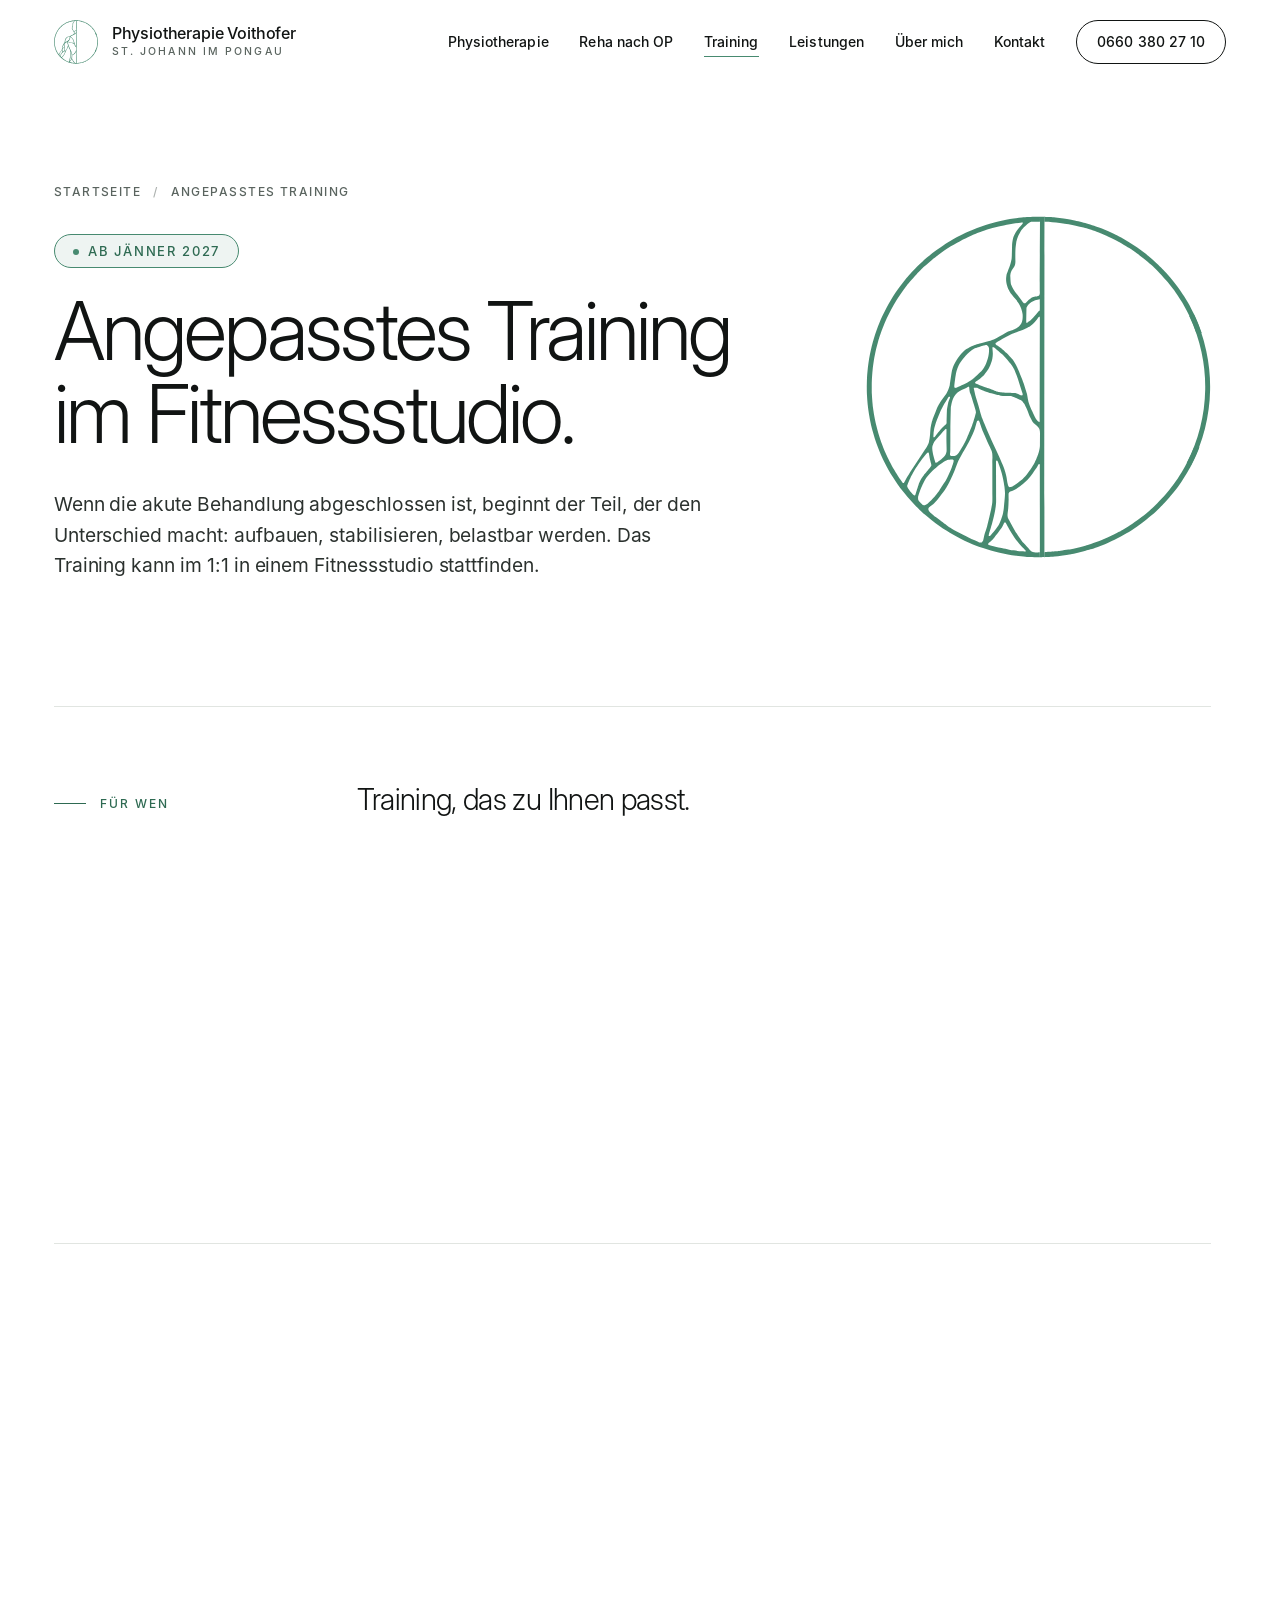
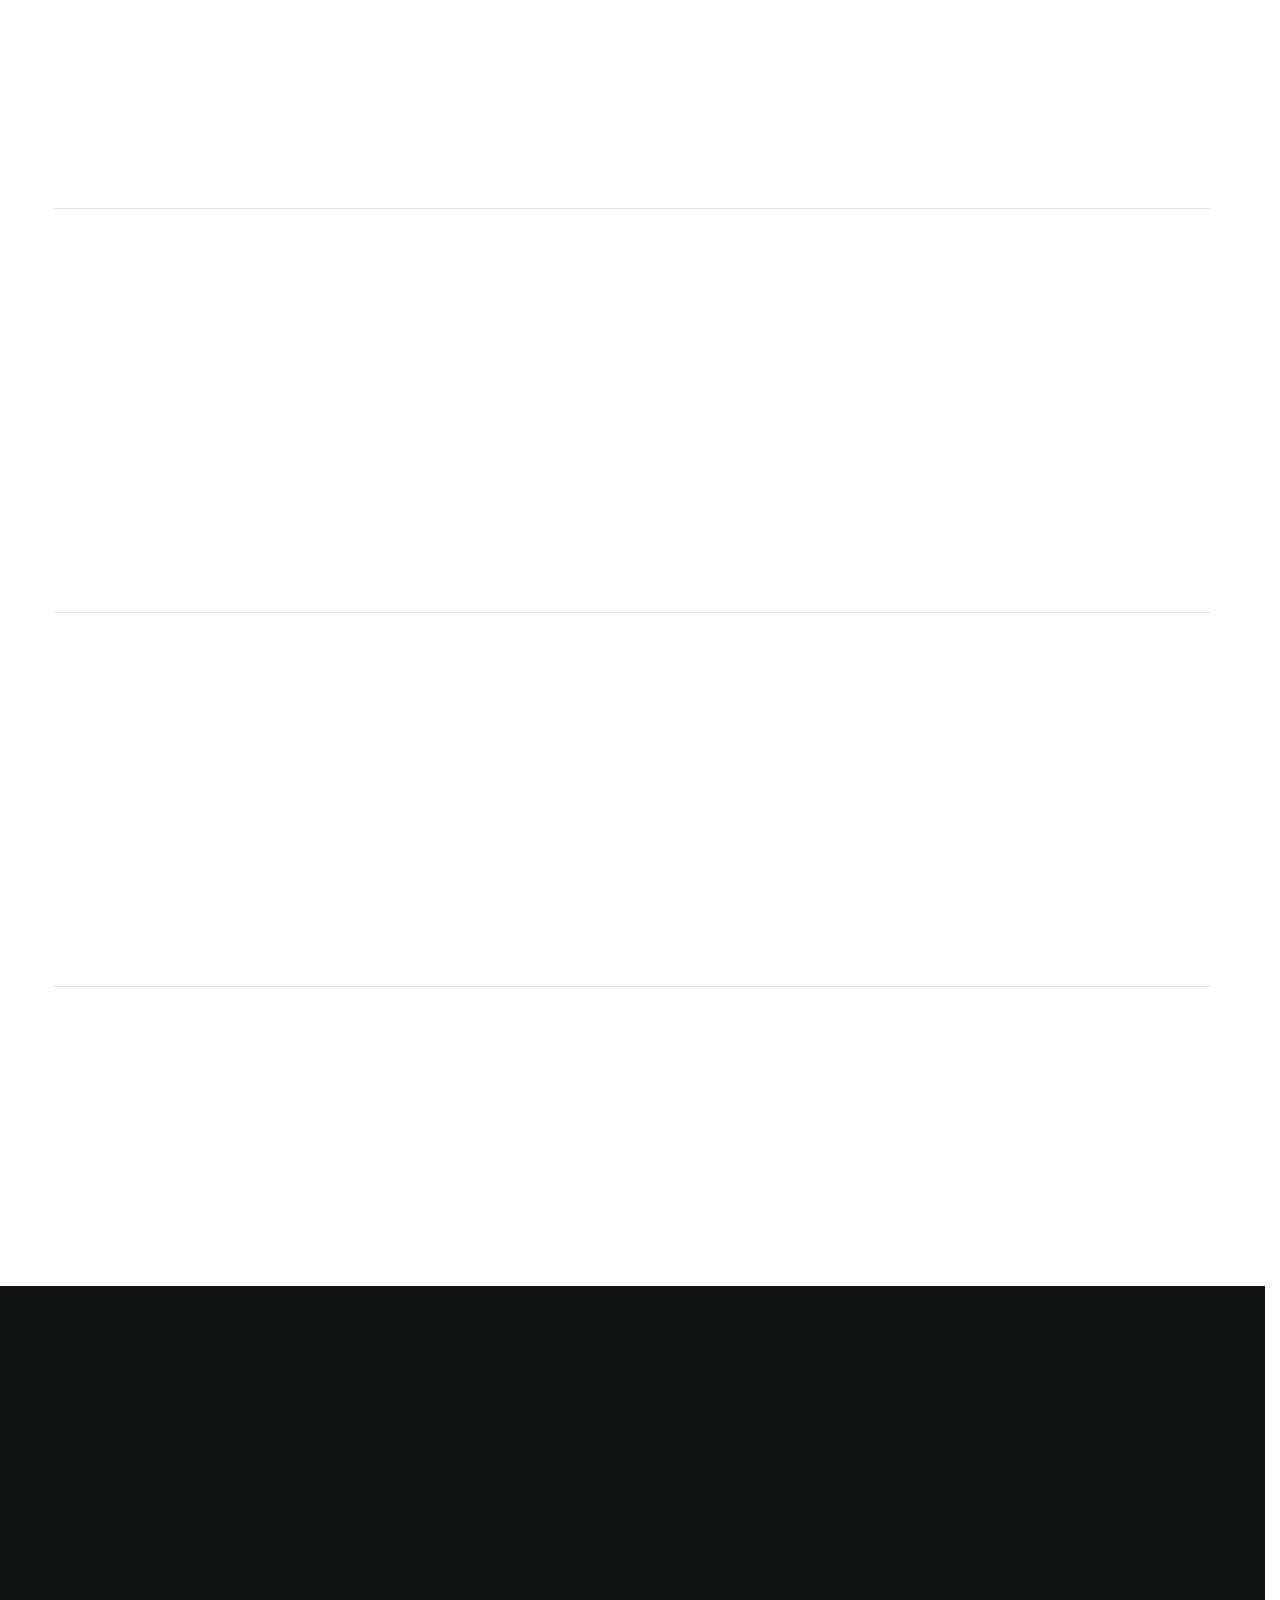
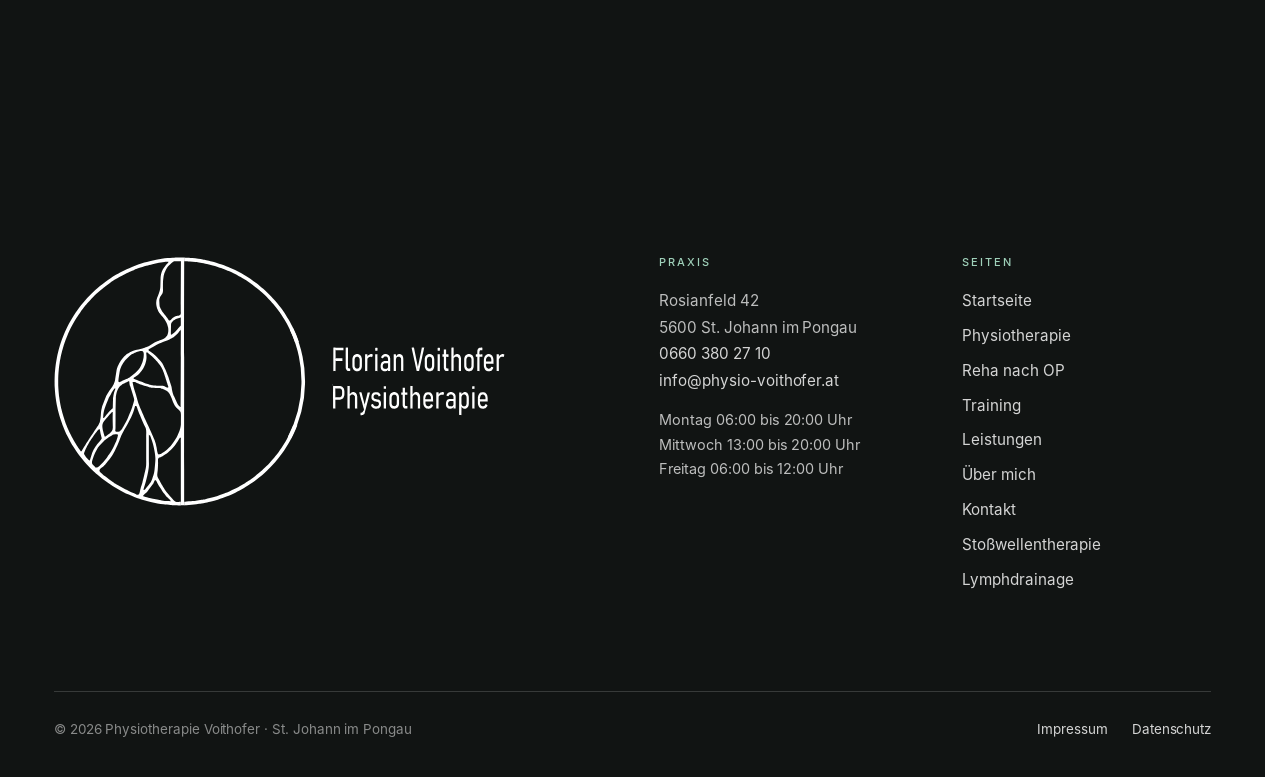
<file: training-trainingstherapie-st-johann.html>
<!doctype html>
<html lang="de-AT">
<head>
<meta charset="utf-8">
<meta name="viewport" content="width=device-width,initial-scale=1">
<title>Angepasstes Training im Fitnessstudio | Physiotherapie Voithofer</title>
<meta name="description" content="Angepasstes Training im 1:1 in einem Fitnessstudio, ab Jänner 2027 nach Verletzung oder Operation. Bei Functional Fitness / Basecamp in Mitterberghütten.">
<meta name="robots" content="index,follow,max-image-preview:large,max-snippet:-1">
<link rel="canonical" href="https://physio-voithofer.at/training-trainingstherapie-st-johann.html">
<meta name="theme-color" content="#ffffff">
<meta name="author" content="Physiotherapie Voithofer">
<meta name="geo.region" content="AT-5">
<meta name="geo.placename" content="St. Johann im Pongau">
<meta property="og:type" content="website">
<meta property="og:locale" content="de_AT">
<meta property="og:site_name" content="Physiotherapie Voithofer">
<meta property="og:title" content="Angepasstes Training im Fitnessstudio | Physiotherapie Voithofer">
<meta property="og:description" content="Angepasstes Training im 1:1 in einem Fitnessstudio, ab Jänner 2027 nach Verletzung oder Operation. Bei Functional Fitness / Basecamp in Mitterberghütten.">
<meta property="og:url" content="https://physio-voithofer.at/training-trainingstherapie-st-johann.html">
<meta property="og:image" content="https://physio-voithofer.at/img/og-image.png">
<meta property="og:image:width" content="1200">
<meta property="og:image:height" content="630">
<meta name="twitter:card" content="summary_large_image">
<link rel="icon" href="img/favicon.svg" type="image/svg+xml">
<link rel="icon" href="img/favicon-32.png" sizes="32x32" type="image/png">
<link rel="apple-touch-icon" href="img/apple-touch-icon.png">
<link rel="preload" href="fonts/inter-400.woff" as="font" type="font/woff" crossorigin>
<link rel="preload" href="fonts/inter-500.woff" as="font" type="font/woff" crossorigin>
<link rel="preload" href="fonts/inter-display-300.woff" as="font" type="font/woff" crossorigin>
<link rel="stylesheet" href="css/style.css?v=202611171818">
<script>document.documentElement.classList.add('js');try{if(!sessionStorage.getItem('splash')&&!(window.matchMedia&&matchMedia('(prefers-reduced-motion: reduce)').matches)){document.documentElement.classList.add('splash-on');sessionStorage.setItem('splash','1')}}catch(e){}</script>
<script type="application/ld+json">{"@context": "https://schema.org", "@type": ["Physiotherapy", "LocalBusiness"], "@id": "https://physio-voithofer.at/#praxis", "name": "Physiotherapie Voithofer", "description": "Physiotherapie, Stoßwellentherapie, Lymphdrainage, Rehabilitation nach Operationen und angepasstes Training in St. Johann im Pongau.", "url": "https://physio-voithofer.at/", "logo": "https://physio-voithofer.at/img/logo-symbol-gruen.svg", "image": "https://physio-voithofer.at/img/og-image.png", "telephone": "+43 660 3802710", "email": "info@physio-voithofer.at", "address": {"@type": "PostalAddress", "streetAddress": "Rosianfeld 42", "postalCode": "5600", "addressLocality": "St. Johann im Pongau", "addressRegion": "Salzburg", "addressCountry": "AT"}, "openingHoursSpecification": [{"@type": "OpeningHoursSpecification", "dayOfWeek": "Monday", "opens": "06:00", "closes": "20:00"}, {"@type": "OpeningHoursSpecification", "dayOfWeek": "Wednesday", "opens": "13:00", "closes": "20:00"}, {"@type": "OpeningHoursSpecification", "dayOfWeek": "Friday", "opens": "06:00", "closes": "12:00"}], "medicalSpecialty": "PhysicalTherapy", "areaServed": [{"@type": "City", "name": "St. Johann"}, {"@type": "City", "name": "Bischofshofen"}, {"@type": "City", "name": "Werfen"}, {"@type": "City", "name": "Pfarrwerfen"}, {"@type": "City", "name": "Mühlbach"}, {"@type": "City", "name": "St. Veit"}, {"@type": "City", "name": "Großarl"}, {"@type": "City", "name": "Wagrain"}, {"@type": "City", "name": "Goldegg"}, {"@type": "City", "name": "Schwarzach"}], "founder": {"@type": "Person", "name": "Florian Voithofer", "jobTitle": "Physiotherapeut"}, "sameAs": ["https://maps.app.goo.gl/pfKtp47DYZGsvfEZA"], "hasMap": "https://maps.app.goo.gl/pfKtp47DYZGsvfEZA", "geo": {"@type": "GeoCoordinates", "latitude": 47.340423, "longitude": 13.200283}}</script>
<script type="application/ld+json">{"@context": "https://schema.org", "@type": "BreadcrumbList", "itemListElement": [{"@type": "ListItem", "position": 1, "name": "Startseite", "item": "https://physio-voithofer.at/"}, {"@type": "ListItem", "position": 2, "name": "Angepasstes Training", "item": "https://physio-voithofer.at/training-trainingstherapie-st-johann.html"}]}</script>
</head>
<body>
<a class="skip" href="#inhalt">Zum Inhalt springen</a>
<div class="splash" aria-hidden="true"><div class="splash-in"><div class="splash-logo"><svg viewBox="3 9 1403 1388" xmlns="http://www.w3.org/2000/svg"><path pathLength="1" d="M717 1393C715 1393 712 1393 705 1393C697 1393 679 1393 670 1392C661 1392 661 1392 651 1391C642 1390 625 1389 613 1387C601 1386 591 1384 579 1382C567 1380 553 1377 541 1374C530 1372 521 1369 510 1366C500 1363 488 1360 479 1356C469 1353 460 1350 451 1346C441 1342 430 1338 419 1333C409 1328 398 1323 388 1318C377 1313 368 1308 358 1302C348 1297 339 1291 329 1285C320 1279 311 1273 301 1266C291 1259 280 1251 270 1243C260 1235 250 1227 242 1220C234 1213 228 1208 220 1200C212 1192 202 1182 194 1173C185 1165 178 1156 171 1148C164 1140 158 1133 152 1125C145 1117 138 1107 132 1098C125 1088 118 1078 112 1068C105 1058 99 1047 94 1038C88 1028 84 1020 79 1010C74 1000 68 988 64 978C59 967 55 957 51 946C46 935 42 924 39 912C35 901 31 889 29 878C26 868 24 860 22 849C19 838 17 825 15 812C13 800 11 787 10 775C8 763 7 749 7 738C6 727 6 720 6 709C6 697 6 681 6 669C7 658 8 650 9 640C10 629 11 617 13 605C14 594 16 581 19 570C21 559 23 549 26 538C28 527 31 516 35 505C38 494 42 483 46 472C49 461 53 451 58 441C62 430 66 421 71 411C75 401 80 391 86 381C91 371 96 362 103 351C109 341 117 328 124 318C130 308 137 299 144 290C150 281 156 274 163 266C169 258 175 251 183 243C191 234 201 223 210 215C218 206 225 200 233 193C241 185 248 179 257 172C266 164 278 155 288 148C298 140 309 133 318 127C328 120 335 116 345 110C355 104 369 96 379 91C390 85 398 81 408 77C417 72 427 68 437 64C448 59 460 55 472 51C483 47 495 43 506 40C517 36 525 34 536 32C547 29 561 26 572 24C583 21 593 20 603 19C614 17 626 16 636 15C646 14 653 13 664 12C674 12 685 11 699 11C713 11 735 12 748 13C760 13 764 14 773 15C783 16 796 17 806 19C816 20 824 21 832 23C839 24 843 25 852 27C860 28 872 31 882 34C891 36 898 38 907 41C916 43 928 47 938 51C947 54 954 56 962 60C970 63 978 66 986 70C994 73 1004 78 1012 82C1020 85 1026 88 1034 93C1042 97 1052 103 1061 108C1069 112 1076 117 1084 122C1091 126 1098 131 1106 137C1113 142 1121 147 1128 153C1135 158 1143 164 1150 170C1157 175 1162 180 1169 186C1176 192 1183 199 1191 206C1198 213 1207 222 1213 229C1220 235 1224 240 1230 247C1236 253 1242 260 1248 268C1254 275 1261 284 1267 292C1273 300 1278 307 1283 314C1288 321 1292 327 1296 334C1301 342 1306 351 1311 359C1316 367 1321 376 1325 384C1330 393 1334 402 1338 410C1342 419 1346 426 1349 434C1352 442 1355 449 1358 457C1361 464 1366 478 1367 482C1369 486 1367 483 1367 483C1366 483 1367 483 1364 483C1360 483 1351 484 1348 484C1345 484 1349 489 1347 484C1344 479 1339 463 1335 453C1331 443 1327 434 1323 426C1319 417 1316 411 1312 403C1308 395 1304 387 1299 378C1295 370 1291 364 1285 355C1280 345 1271 332 1265 324C1259 315 1255 309 1249 302C1243 294 1236 285 1229 277C1222 268 1214 259 1207 252C1201 245 1196 240 1191 235C1186 229 1181 224 1176 220C1171 215 1170 213 1162 207C1155 200 1142 189 1130 180C1118 170 1101 157 1091 151C1082 144 1081 143 1073 139C1066 134 1053 126 1045 122C1038 117 1036 116 1029 113C1023 109 1014 105 1006 101C998 97 988 92 980 89C973 85 968 83 961 81C955 78 949 76 941 73C932 70 920 65 912 63C903 60 897 58 887 55C878 53 867 50 855 47C844 45 829 42 818 40C807 39 800 38 791 36C781 35 770 34 760 33C751 33 738 32 733 32C728 32 730 32 729 32C728 32 729 -190 728 33C728 256 728 1149 728 1372C728 1595 728 1372 729 1372C730 1372 726 1373 734 1372C742 1372 765 1370 775 1369C785 1368 785 1368 794 1367C802 1366 817 1364 825 1362C834 1361 838 1360 846 1358C854 1357 864 1354 872 1352C880 1350 887 1348 895 1346C902 1344 906 1343 917 1339C928 1335 950 1327 961 1323C972 1319 975 1318 982 1314C990 1311 1000 1306 1008 1302C1016 1298 1025 1294 1031 1290C1038 1287 1041 1285 1047 1281C1053 1278 1061 1273 1067 1269C1074 1265 1078 1263 1087 1256C1097 1250 1112 1239 1123 1230C1135 1221 1148 1210 1156 1203C1164 1196 1168 1193 1173 1188C1178 1183 1182 1179 1187 1174C1192 1169 1198 1162 1204 1156C1210 1150 1217 1143 1222 1136C1228 1130 1232 1125 1237 1118C1243 1112 1249 1104 1254 1096C1260 1089 1265 1081 1270 1073C1276 1065 1281 1056 1286 1048C1291 1040 1295 1033 1300 1024C1305 1015 1311 1004 1315 996C1320 987 1323 981 1326 972C1330 964 1335 951 1337 947C1339 942 1335 946 1338 946C1342 946 1354 947 1357 947C1361 947 1359 944 1358 948C1357 951 1352 962 1349 970C1346 977 1343 985 1339 993C1335 1000 1331 1009 1327 1017C1323 1024 1320 1031 1315 1039C1311 1046 1305 1056 1300 1064C1295 1072 1291 1079 1286 1086C1282 1093 1277 1099 1272 1106C1267 1112 1262 1119 1256 1127C1250 1134 1242 1144 1236 1151C1230 1158 1224 1164 1218 1171C1212 1178 1203 1186 1197 1192C1191 1198 1187 1202 1182 1207C1176 1212 1170 1218 1164 1223C1158 1228 1152 1233 1146 1238C1139 1243 1132 1249 1125 1254C1118 1259 1110 1265 1103 1270C1095 1275 1088 1280 1082 1284C1075 1289 1069 1292 1062 1296C1054 1301 1045 1306 1037 1310C1029 1315 1021 1318 1014 1322C1006 1326 998 1330 990 1333C982 1337 972 1341 964 1344C956 1347 950 1349 942 1352C934 1355 923 1359 916 1361C908 1364 903 1365 896 1367C888 1369 881 1371 872 1373C863 1375 849 1379 841 1380C833 1382 832 1382 824 1383C817 1384 805 1386 796 1387C787 1388 779 1389 770 1390C760 1391 749 1392 740 1392C731 1393 721 1393 717 1393C713 1393 719 1393 717 1393Z"/><path pathLength="1" d="M650 362C650 362 651 362 653 360C655 358 660 352 664 349C667 346 669 344 672 343C675 341 679 339 683 338C688 336 696 335 699 334C703 333 703 333 705 332C706 332 706 332 706 331C707 330 708 329 708 328C709 327 709 325 709 324C709 322 710 325 710 318C710 310 709 326 709 278C709 231 710 74 710 33C710 -7 710 32 710 32C710 32 715 32 709 32C704 32 682 32 676 32C670 32 674 32 673 33C672 33 671 33 668 35C665 37 659 41 655 45C651 48 648 51 645 54C641 58 639 60 637 64C634 67 632 71 630 74C628 78 626 80 625 84C623 87 621 91 620 95C618 99 617 104 616 107C615 111 614 111 613 117C613 123 611 134 610 144C610 153 610 165 610 174C610 182 610 188 610 194C610 199 610 202 609 205C609 207 608 209 607 210C607 212 607 211 605 214C603 217 597 225 596 228C594 231 594 230 594 232C593 234 591 239 590 242C590 244 590 246 590 248C589 250 589 249 589 254C590 259 591 274 591 280C592 286 593 286 594 289C594 291 595 293 597 296C598 299 600 302 603 306C605 311 607 314 613 321C618 328 630 343 634 349C639 355 639 357 641 359C642 361 643 362 645 362C646 363 649 362 650 362C651 362 649 363 650 362Z"/><path pathLength="1" d="M156 1092C156 1091 156 1093 157 1091C159 1088 162 1081 166 1075C169 1070 164 1077 177 1057C190 1037 231 975 243 955C256 936 250 944 252 940C254 937 255 935 256 933C257 930 257 931 258 927C259 923 261 915 261 909C262 904 263 899 263 893C264 887 264 879 265 874C265 868 266 865 267 860C267 856 269 851 270 847C271 843 269 846 273 837C276 828 286 803 290 793C294 783 294 783 297 778C300 772 303 767 308 759C312 752 322 739 326 734C330 728 330 728 331 725C333 722 335 719 336 715C338 711 340 705 341 702C342 698 342 703 343 693C345 684 349 655 351 644C352 633 353 632 355 627C356 623 357 620 359 617C360 613 362 610 364 606C366 602 368 598 371 594C373 590 375 586 379 582C382 578 386 572 390 568C393 564 396 561 400 558C403 554 407 551 411 549C415 546 420 543 424 541C427 539 429 538 432 537C436 535 439 533 445 532C450 530 455 528 465 526C475 523 495 518 504 515C512 513 511 513 515 511C520 509 523 509 532 504C542 499 563 486 572 482C580 477 579 478 584 477C589 475 596 472 601 470C607 468 611 466 614 464C618 462 620 461 622 459C624 457 625 457 626 455C628 453 630 451 631 449C633 446 634 444 635 441C636 439 637 438 637 435C638 433 639 430 639 427C640 424 640 418 640 415C640 412 640 410 639 408C639 405 639 404 638 401C637 397 636 391 634 386C633 381 631 376 628 372C626 367 623 362 620 358C617 354 617 353 612 348C608 342 597 329 593 324C588 318 588 317 587 315C585 312 584 310 583 308C581 305 580 301 579 298C577 295 577 293 576 288C575 284 573 277 573 273C572 268 572 265 572 261C573 257 573 254 574 251C574 247 573 249 576 242C578 235 585 217 588 208C591 199 592 195 593 189C595 183 595 183 595 173C596 163 596 140 597 130C597 121 597 121 597 116C598 112 599 107 600 103C600 100 601 99 602 96C603 93 604 89 606 85C607 82 609 79 612 74C614 70 618 65 623 59C627 53 636 43 639 40C642 36 640 39 640 39C640 38 641 36 640 35C638 35 637 35 631 35C624 36 611 37 598 39C585 42 565 45 552 48C538 51 529 54 517 57C504 61 487 67 475 71C464 74 457 77 449 81C441 84 435 86 425 91C415 95 399 103 389 109C378 114 371 118 365 122C358 125 353 128 347 132C342 135 337 138 332 142C326 145 320 150 313 155C306 160 297 166 290 172C283 177 279 180 271 187C262 193 248 206 241 213C233 219 230 222 225 228C219 233 215 238 208 246C201 253 189 266 183 274C176 281 174 284 169 291C163 297 158 305 151 315C144 325 134 339 127 351C119 363 112 374 106 387C99 399 92 412 87 424C81 437 74 453 70 463C67 472 66 474 64 481C61 488 58 499 55 506C53 512 53 515 51 522C49 530 45 541 43 550C41 558 40 565 39 573C37 580 36 585 34 595C33 605 31 619 30 632C28 645 27 663 26 675C26 688 26 697 26 707C26 716 26 720 26 731C27 742 29 762 29 772C30 782 30 782 31 789C32 796 34 807 35 816C37 824 39 834 40 841C42 848 43 853 45 859C46 865 47 871 49 878C51 885 54 894 57 902C59 911 62 919 65 926C67 934 70 940 73 948C76 955 79 964 83 971C86 979 88 983 92 991C95 998 101 1009 105 1016C108 1024 110 1026 115 1034C119 1042 126 1054 133 1064C139 1073 148 1087 152 1091C155 1096 151 1092 152 1092C153 1092 155 1092 156 1092C157 1092 156 1092 156 1092Z"/><path pathLength="1" d="M659 441C660 441 661 439 663 438C664 436 668 434 671 432C673 430 674 429 677 426C680 423 684 419 688 414C693 409 700 400 704 396C707 392 708 394 709 392C709 389 709 388 709 381C710 373 709 355 709 349C709 344 710 347 709 347C708 346 707 346 705 347C703 347 698 349 695 350C692 351 689 351 686 353C683 354 681 355 678 357C675 358 673 360 671 362C668 363 665 366 663 368C662 369 661 371 660 373C658 375 657 377 657 378C656 379 656 378 655 381C655 383 655 381 655 390C655 400 654 429 654 438C654 446 654 441 655 441C656 442 658 441 659 441C660 441 658 442 659 441Z"/><path pathLength="1" d="M709 844C709 774 710 494 710 423C710 352 710 420 709 419C708 418 708 416 705 419C703 421 698 428 695 432C692 436 690 438 686 441C683 445 677 449 674 452C670 455 668 456 664 459C659 462 656 464 646 468C636 472 614 480 604 485C593 489 593 489 584 494C574 498 557 508 549 513C540 517 536 520 533 522C530 523 531 523 530 524C529 525 529 527 530 529C531 530 532 531 537 534C541 538 552 545 558 550C564 555 568 558 574 565C581 571 591 582 596 588C601 593 601 594 603 597C605 600 607 603 609 607C611 610 613 614 615 618C617 623 619 625 622 634C626 642 633 659 636 668C640 676 640 677 643 687C647 697 654 719 656 728C659 736 657 731 658 736C659 740 660 749 661 754C662 759 663 761 664 766C666 771 668 777 672 785C675 794 683 810 687 818C690 826 692 828 694 831C696 835 697 836 699 838C701 840 703 843 705 844C706 845 708 844 709 844C710 844 709 914 709 844Z"/><path pathLength="1" d="M370 706C376 703 396 694 405 689C415 685 420 681 425 678C430 675 431 674 434 672C437 670 437 670 443 665C449 660 462 648 468 642C474 636 475 634 478 630C481 627 482 625 484 621C486 617 489 610 491 606C493 601 495 597 496 592C498 587 499 581 500 576C501 571 502 568 502 563C503 559 503 553 503 550C503 547 503 546 502 545C502 543 502 542 501 540C501 539 500 538 499 537C499 536 498 535 497 535C496 534 496 534 495 533C494 533 493 533 492 532C490 532 490 532 487 532C485 533 482 533 478 534C473 536 463 539 458 541C453 542 452 543 448 545C445 546 442 548 439 550C435 552 432 554 428 557C425 559 422 562 418 566C414 570 408 576 404 581C399 585 397 588 394 593C390 597 386 603 384 607C381 612 379 615 378 619C376 623 374 627 373 632C371 637 370 641 368 648C367 654 366 664 365 673C363 681 362 691 362 696C361 701 362 699 362 701C362 702 362 703 363 704C363 705 363 705 364 706C364 706 364 706 365 706C366 706 369 706 370 706C370 706 364 709 370 706Z"/><path pathLength="1" d="M638 736C639 736 639 736 639 735C640 734 640 733 639 731C639 730 642 737 638 726C635 715 623 679 618 664C613 649 610 642 607 636C605 630 606 633 604 629C603 626 599 621 597 617C595 614 594 612 591 609C589 605 586 602 581 597C577 591 569 582 564 578C560 573 562 574 555 569C549 563 530 547 525 543C519 538 523 541 522 541C521 541 518 541 518 541C517 541 517 541 517 542C517 543 517 541 517 546C517 550 518 561 518 568C518 574 517 581 516 587C515 593 513 599 511 605C509 611 507 617 504 622C502 627 500 631 496 636C493 641 488 647 484 651C481 655 479 657 476 660C473 663 471 665 466 669C461 673 451 679 447 682C444 684 447 682 447 683C447 684 446 686 447 687C447 688 445 687 451 689C457 692 473 698 482 701C490 704 493 705 501 708C508 710 519 715 526 717C532 719 535 720 538 721C541 722 539 722 543 722C546 723 547 724 558 724C568 725 597 726 606 727C615 727 610 727 612 728C614 728 615 728 618 730C622 731 629 735 632 736C635 737 637 736 638 736C639 736 638 736 638 736Z"/><path pathLength="1" d="M360 983C361 982 364 982 366 981C367 981 368 981 370 979C372 978 375 975 377 972C379 970 380 969 382 965C384 962 387 959 390 952C394 946 400 935 404 927C408 920 409 918 414 907C419 895 430 869 434 857C439 846 438 848 440 840C443 831 448 815 449 809C450 802 449 805 449 803C449 800 450 805 447 794C444 782 433 746 429 735C426 724 426 729 426 726C425 724 424 722 424 718C423 714 423 706 422 704C422 701 422 703 422 702C421 702 421 702 421 702C420 702 419 701 417 702C414 703 412 705 408 707C403 709 394 713 389 716C384 718 382 720 379 722C376 723 375 724 373 727C370 729 367 733 365 736C362 739 361 741 360 744C358 747 356 751 355 755C353 759 352 765 351 769C350 774 349 777 348 781C348 785 348 777 347 793C347 808 346 847 346 874C345 901 346 938 345 955C345 972 344 971 344 975C344 979 344 977 345 978C345 979 345 979 346 980C346 981 347 982 349 982C350 983 351 983 353 983C355 983 359 983 360 983C361 983 359 983 360 983Z"/><path pathLength="1" d="M591 1109C592 1108 593 1108 595 1107C597 1106 598 1106 602 1103C606 1101 614 1096 619 1092C624 1089 629 1085 633 1081C637 1078 640 1075 644 1070C648 1066 653 1061 657 1056C662 1050 667 1043 671 1037C675 1032 677 1028 680 1023C683 1018 687 1012 689 1007C692 1002 693 1000 695 994C697 989 700 982 702 977C704 972 705 968 706 964C707 959 708 953 709 949C710 944 710 948 710 938C710 928 710 899 710 889C710 880 710 883 709 881C709 878 709 877 708 875C707 873 706 870 705 869C704 867 704 866 701 864C698 861 690 854 687 851C684 848 684 848 683 846C681 845 681 845 679 841C676 837 672 830 669 822C665 815 661 803 658 795C655 788 651 780 649 776C647 772 647 772 645 770C644 767 643 766 641 764C639 762 637 760 636 759C634 757 635 757 631 756C628 754 620 750 616 748C611 746 609 745 606 744C603 743 603 742 600 742C597 741 596 740 588 739C580 739 560 738 551 737C541 736 540 736 534 734C527 733 520 731 512 728C504 726 492 722 485 719C479 717 477 716 473 714C468 712 460 708 457 707C453 705 454 706 452 705C449 705 444 705 442 705C440 705 441 705 441 706C441 707 440 704 441 710C443 717 447 733 449 744C452 755 456 764 459 775C462 787 467 803 470 813C472 822 472 822 476 830C479 839 483 850 490 864C496 879 504 899 513 919C523 939 536 968 544 985C552 1003 557 1015 561 1025C565 1034 566 1037 567 1042C569 1047 570 1052 571 1056C572 1061 573 1064 574 1070C575 1075 576 1084 577 1090C579 1095 580 1100 581 1103C582 1105 582 1105 583 1106C583 1107 584 1108 585 1108C585 1109 585 1109 586 1109C587 1109 590 1109 591 1109C592 1109 590 1109 591 1109Z"/><path pathLength="1" d="M281 906C281 905 282 905 284 902C287 899 292 891 296 887C299 883 300 882 304 878C307 874 314 866 318 863C322 859 325 857 327 855C329 853 329 853 329 852C330 850 330 853 330 845C331 836 331 811 331 801C332 792 332 795 333 789C333 783 336 773 337 768C338 763 337 764 339 761C340 757 343 749 344 746C345 743 345 742 344 742C343 741 341 741 340 742C339 742 340 742 339 743C338 745 337 746 334 751C331 755 324 765 321 772C317 778 314 783 312 788C309 793 308 795 305 802C301 810 295 825 291 835C288 844 285 854 282 862C280 869 279 876 278 881C278 885 278 886 277 890C277 894 277 903 277 905C277 908 277 906 277 906C278 906 280 906 281 906C281 906 280 906 281 906Z"/><path pathLength="1" d="M472 1333C472 1333 473 1333 474 1332C475 1332 475 1331 476 1330C477 1329 478 1330 479 1324C481 1319 483 1307 486 1297C488 1287 491 1283 495 1266C500 1250 508 1214 511 1199C515 1184 514 1182 515 1176C516 1170 516 1169 516 1165C517 1160 517 1173 517 1149C517 1124 516 1042 516 1015C516 988 517 994 517 987C517 981 516 979 516 976C516 973 516 972 515 970C515 967 515 966 512 959C509 952 503 940 498 928C492 915 483 893 479 884C475 875 476 878 474 872C471 865 466 850 464 844C462 839 462 840 461 839C460 838 458 839 457 839C456 839 456 839 456 840C455 841 454 840 453 846C451 851 448 864 445 872C442 880 441 883 436 894C431 904 423 922 415 936C408 950 397 967 392 977C386 988 383 992 381 998C378 1004 377 1005 375 1011C372 1018 367 1031 364 1038C361 1046 359 1050 356 1057C353 1064 350 1071 346 1079C343 1086 338 1096 334 1103C330 1110 329 1112 323 1121C317 1130 303 1147 296 1156C289 1165 285 1169 280 1174C275 1179 268 1184 264 1187C261 1189 261 1189 260 1191C258 1192 257 1194 256 1195C256 1197 256 1198 256 1200C256 1201 257 1202 258 1204C258 1205 259 1206 261 1208C263 1210 264 1211 269 1215C273 1219 277 1223 288 1231C298 1239 320 1256 331 1263C341 1271 342 1271 352 1277C361 1283 377 1292 389 1298C402 1305 418 1313 428 1317C437 1322 439 1322 445 1325C450 1327 458 1331 461 1332C465 1334 464 1333 466 1333C467 1334 471 1333 472 1333C473 1333 471 1333 472 1333Z"/><path pathLength="1" d="M290 1009C293 1007 302 1001 306 997C310 994 312 992 315 989C318 986 323 981 325 978C327 975 328 973 328 972C329 970 329 970 329 967C330 965 330 965 330 957C330 948 330 929 330 916C329 902 330 883 330 876C330 869 330 874 329 873C328 873 326 873 326 873C325 873 331 867 325 874C318 881 294 908 287 917C279 926 280 926 279 928C277 931 276 932 276 934C275 936 274 938 274 940C273 942 273 943 272 945C272 947 272 949 272 953C272 956 273 961 273 966C274 970 275 973 277 981C278 988 283 1003 285 1008C286 1013 285 1009 286 1009C287 1009 289 1009 290 1009C291 1009 287 1011 290 1009Z"/><path pathLength="1" d="M202 1142C202 1141 202 1144 204 1137C207 1129 214 1106 217 1098C219 1089 219 1091 221 1088C222 1085 223 1083 225 1080C226 1077 228 1073 231 1070C233 1067 232 1067 238 1060C243 1053 258 1036 263 1029C268 1023 267 1024 268 1022C269 1020 268 1019 268 1018C268 1016 268 1017 267 1014C266 1010 264 1002 263 995C261 988 259 977 258 972C257 968 258 970 257 969C256 969 255 967 253 969C250 972 245 977 241 983C236 988 229 997 224 1005C218 1012 210 1024 207 1029C203 1035 205 1031 202 1038C198 1044 188 1063 184 1070C180 1078 180 1078 177 1084C175 1089 172 1097 171 1101C169 1105 170 1105 170 1106C171 1108 171 1108 172 1111C174 1114 178 1120 181 1123C183 1126 183 1126 186 1129C188 1132 195 1140 198 1142C200 1144 201 1142 202 1142C203 1142 202 1143 202 1142Z"/><path pathLength="1" d="M242 1182C242 1182 245 1181 246 1180C247 1180 248 1179 249 1178C251 1177 251 1178 256 1173C261 1168 274 1155 281 1147C288 1140 293 1133 297 1128C301 1122 301 1121 306 1114C310 1108 318 1095 322 1089C326 1084 326 1083 328 1079C330 1076 331 1075 334 1068C337 1061 344 1046 347 1039C350 1033 350 1034 351 1029C353 1025 355 1018 356 1014C358 1010 358 1007 359 1004C359 1002 359 1001 359 1000C358 999 357 998 357 998C356 997 355 997 353 996C352 996 349 996 347 996C344 996 340 997 338 997C336 998 336 998 334 999C332 999 331 999 327 1002C322 1004 314 1009 308 1014C302 1018 295 1023 291 1027C286 1031 285 1032 279 1038C273 1044 260 1056 255 1063C249 1069 248 1071 245 1076C241 1081 239 1087 236 1093C233 1099 230 1104 227 1113C223 1121 218 1137 216 1144C214 1150 214 1148 214 1151C214 1153 214 1157 215 1159C215 1161 216 1162 217 1163C217 1164 217 1164 220 1167C222 1170 230 1178 232 1180C235 1182 233 1181 234 1181C235 1182 236 1182 237 1182C238 1182 241 1182 242 1182C243 1182 241 1182 242 1182Z"/><path pathLength="1" d="M502 1307C503 1307 505 1308 507 1307C509 1306 508 1306 512 1301C516 1296 528 1282 532 1276C537 1270 538 1268 540 1265C542 1262 543 1262 544 1259C546 1255 548 1250 550 1244C552 1239 556 1229 557 1224C559 1218 559 1216 560 1211C561 1206 562 1204 563 1193C564 1181 567 1156 567 1145C568 1133 568 1132 567 1126C567 1119 566 1113 565 1105C564 1097 562 1086 560 1077C558 1068 556 1059 554 1051C552 1043 550 1036 547 1029C545 1021 541 1011 539 1007C538 1003 538 1003 537 1003C537 1002 537 1002 537 1002C536 1002 534 1002 533 1002C533 1002 533 1001 532 1003C532 1004 532 985 531 1011C531 1037 532 1131 532 1158C532 1185 532 1169 531 1174C531 1178 531 1181 530 1187C530 1192 529 1198 527 1205C526 1212 524 1221 522 1229C520 1238 518 1245 515 1257C512 1268 505 1292 503 1300C500 1308 502 1302 502 1303C502 1304 502 1306 502 1307C502 1307 502 1307 502 1307C502 1307 502 1307 502 1307Z"/><path pathLength="1" d="M709 1373C709 1373 710 1426 710 1372C710 1317 709 1105 709 1047C710 989 710 1028 710 1023C710 1018 710 1018 710 1017C709 1015 710 1016 709 1016C708 1016 706 1016 706 1016C705 1016 705 1016 705 1016C704 1017 703 1017 702 1020C700 1023 697 1028 693 1035C689 1041 682 1051 677 1058C672 1064 668 1069 664 1074C660 1078 658 1081 653 1085C649 1089 642 1095 637 1099C631 1103 627 1107 622 1110C616 1114 611 1117 605 1120C600 1123 593 1125 589 1127C586 1128 587 1128 586 1129C586 1129 585 1130 585 1131C584 1131 584 1132 583 1133C583 1134 583 1134 582 1138C582 1142 583 1152 583 1158C583 1163 582 1167 582 1173C582 1179 582 1186 581 1194C580 1201 579 1213 578 1218C578 1223 578 1222 578 1225C578 1227 579 1230 579 1232C580 1234 577 1230 582 1237C586 1245 599 1269 605 1279C610 1289 612 1292 616 1297C619 1303 622 1307 626 1312C629 1317 633 1322 636 1326C639 1330 640 1332 644 1336C647 1340 651 1344 657 1350C664 1356 672 1369 681 1372C689 1376 704 1373 709 1373C714 1373 709 1373 709 1373Z"/><path pathLength="1" d="M651 1370C651 1370 652 1370 652 1370C652 1369 654 1369 651 1366C649 1363 640 1354 636 1350C631 1345 629 1342 626 1339C623 1335 621 1333 618 1329C614 1325 611 1320 607 1314C603 1308 598 1301 594 1294C589 1287 584 1278 581 1272C577 1265 573 1258 571 1255C569 1251 570 1253 570 1253C569 1252 567 1252 566 1253C565 1253 566 1251 565 1254C563 1256 560 1263 558 1267C556 1270 558 1269 552 1277C547 1284 532 1303 526 1311C520 1319 518 1320 514 1324C510 1328 505 1332 503 1335C500 1337 500 1337 500 1338C499 1339 500 1341 500 1342C500 1342 495 1341 500 1342C505 1344 520 1348 529 1350C538 1353 545 1354 554 1356C564 1358 576 1361 585 1362C593 1364 595 1364 603 1365C612 1366 629 1369 637 1369C645 1370 649 1370 651 1370C653 1370 651 1370 651 1370Z"/><path pathLength="1" d="M1335 405A688 688 0 0 1 1324 1020L1307 1011A668 668 0 0 0 1317 414Z"/></svg><img src="img/logo-symbol-gruen.svg" alt="Logo Physiotherapie Voithofer" width="1403" height="1388"></div><p class="splash-name">Physiotherapie Voithofer</p></div></div>
<header class="header">
  <div class="container">
    <a class="brand" href="index.html" aria-label="Physiotherapie Voithofer, zur Startseite">
      <img src="img/logo-symbol-gruen.svg" alt="Logo Physiotherapie Voithofer" width="44" height="44">
      <span class="brand-text"><span class="brand-name">Physiotherapie Voithofer</span><span class="brand-sub">St. Johann im Pongau</span></span>
    </a>
    <button class="burger" aria-expanded="false" aria-controls="nav" aria-label="Menü öffnen"><span></span><span></span></button>
    <nav class="nav" id="nav" aria-label="Hauptnavigation">
      <a class="nav-link" href="physiotherapie-st-johann-im-pongau.html">Physiotherapie</a>
<a class="nav-link" href="reha-nach-operation-pongau.html">Reha nach OP</a>
<a class="nav-link" href="training-trainingstherapie-st-johann.html" aria-current="page">Training</a>
<a class="nav-link" href="leistungen.html">Leistungen</a>
<a class="nav-link" href="ueber-mich.html">Über mich</a>
<a class="nav-link" href="kontakt.html">Kontakt</a>
      <a class="btn" href="tel:+436603802710">0660 380 27 10</a>
    </nav>
  </div>
</header>
<a class="call-fab" href="tel:+436603802710" aria-label="Termin telefonisch vereinbaren"><svg viewBox="0 0 24 24" fill="none" stroke="currentColor" stroke-width="1.5" aria-hidden="true"><path d="M5 4h4l2 5-2.5 1.5a11 11 0 0 0 5 5L15 13l5 2v4a1 1 0 0 1-1 1A15 15 0 0 1 4 5a1 1 0 0 1 1-1z" stroke-linejoin="round"/></svg><span>Termin vereinbaren</span></a>
<main id="inhalt">
<section class="page-hero" aria-labelledby="seitentitel">
  <div class="hero-mark" aria-hidden="true" data-parallax><img src="img/logo-symbol-gruen.svg" alt="Logo Physiotherapie Voithofer" width="1403" height="1388"></div>
  <div class="container" style="position:relative;z-index:2">
    <nav class="crumbs" aria-label="Brotkrumen" data-reveal="fade"><a href="index.html">Startseite</a><span aria-hidden="true">/</span><span>Angepasstes Training</span></nav>
    <p class="badge-wrap" data-reveal="fade"><span class="badge">Ab Jänner 2027</span></p>
    <h1 id="seitentitel" class="h-xl" data-reveal style="--d:.05s">Angepasstes Training im Fitnessstudio.</h1>
    <p class="lead" data-reveal style="--d:.15s">Wenn die akute Behandlung abgeschlossen ist, beginnt der Teil, der den Unterschied macht: aufbauen, stabilisieren, belastbar werden. Das Training kann im 1:1 in einem Fitnessstudio stattfinden.</p>
  </div>
</section>
<div class="container">
  <section class="block" aria-labelledby="h1">
    <div class="label"><span class="eyebrow" data-reveal="fade">Für wen</span></div>
    <div class="body">
      <h2 id="h1" class="h-md" data-reveal>Training, das zu Ihnen passt.</h2>
      <p data-reveal>Mein Training knüpft dort an, wo die klassische Behandlung aufhört. Es wird an Ihre Voraussetzungen, Ihr Ziel und Ihren Alltag angepasst, nicht umgekehrt.</p>
      <div data-reveal><ul class="tag-list"><li>Nach Verletzung oder Operation als Übergang in den Alltag</li><li>Bei wiederkehrenden Rücken- oder Gelenkbeschwerden</li><li>Zur Rückkehr in den Sport</li><li>Für mehr Stabilität, Kraft und Belastbarkeit</li><li>Zur Vorbeugung von Überlastungen</li><li>Für Menschen, die sich sicher wieder fordern möchten</li></ul></div>
    </div>
  </section>

  <section class="block" aria-labelledby="h-ort">
    <div class="label"><span class="eyebrow" data-reveal="fade">Ort</span></div>
    <div class="body">
      <h2 id="h-ort" class="h-md" data-reveal>Training im Fitnessstudio, 1:1.</h2>
      <p data-reveal>Das angepasste Training kann im 1:1 in einem Fitnessstudio stattfinden, zum Beispiel bei Functional Fitness / Basecamp in Mitterberghütten. Dort verbinden wir Training und Therapie unter einem Dach.</p>
      <dl class="def" style="max-width:46em" data-reveal>
        <div><dt>Adresse</dt><dd>Functional Fitness / Basecamp<br>Werksgelände 33<br>5500 Bischofshofen</dd></div>
        <div><dt>Mehr zu Basecamp</dt><dd><a class="link" href="https://basecamp-pongau.at" target="_blank" rel="noopener">basecamp-pongau.at <svg class="arr" viewBox="0 0 24 24" fill="none" stroke="currentColor" stroke-width="1.4" stroke-linecap="square" aria-hidden="true"><path d="M3 12h17M14 5.5 20.5 12 14 18.5"/></svg></a></dd></div>
      </dl>
    </div>
  </section>

  <section class="block" aria-labelledby="h2">
    <div class="label"><span class="eyebrow" data-reveal="fade">Inhalte</span></div>
    <div class="body">
      <h2 id="h2" class="h-md" data-reveal>Was wir trainieren.</h2>
      <div class="phases" data-reveal>
        <div class="phase"><div class="step-no">01</div><h3>Kraft &amp; Stabilität</h3><p>Gezielter Aufbau der Muskulatur, die Gelenke und Wirbelsäule schützt.</p></div>
        <div class="phase"><div class="step-no">02</div><h3>Beweglichkeit &amp; Koordination</h3><p>Saubere Bewegungsabläufe und Gleichgewicht für Sicherheit im Alltag und beim Sport.</p></div>
        <div class="phase"><div class="step-no">03</div><h3>Belastbarkeit</h3><p>Schrittweise Steigerung, bis Ihr Körper wieder trägt, was Sie ihm zutrauen.</p></div>
      </div>
    </div>
  </section>

  <section class="block" aria-labelledby="h3">
    <div class="label"><span class="eyebrow" data-reveal="fade">Termin</span></div>
    <div class="body">
      <h2 id="h3" class="h-md" data-reveal>Gemeinsam das passende Programm finden.</h2>
      <p data-reveal>Am Anfang steht ein Gespräch über Ihre Beschwerden, Ihre Vorgeschichte und Ihre Ziele. Daraus entsteht ein Trainingsplan, den wir gemeinsam anpassen, sobald sich Ihre Belastbarkeit verändert.</p>
      <p data-reveal>Termin telefonisch unter <a class="link" href="tel:+436603802710">0660 380 27 10</a>.</p>
    </div>
  </section>

  <section class="block" aria-labelledby="h4">
    <div class="label"><span class="eyebrow" data-reveal="fade">Weiterlesen</span></div>
    <div class="body">
      <h2 id="h4" class="h-md" data-reveal>Das könnte Sie auch interessieren.</h2>
      <div class="related" data-reveal><a href="physiotherapie-st-johann-im-pongau.html"><span>Physiotherapie</span><svg viewBox="0 0 24 24" fill="none" stroke="currentColor" stroke-width="1.2" aria-hidden="true"><path d="M3 12h17M14 5.5 20.5 12 14 18.5"/></svg></a>
<a href="reha-nach-operation-pongau.html"><span>Reha nach Operation</span><svg viewBox="0 0 24 24" fill="none" stroke="currentColor" stroke-width="1.2" aria-hidden="true"><path d="M3 12h17M14 5.5 20.5 12 14 18.5"/></svg></a></div>
    </div>
  </section>
</div>
</main>
<section class="cta" aria-labelledby="cta-h">
  <div class="container">
    <div class="cta-grid">
      <div>
        <span class="eyebrow" data-reveal>Termin</span>
        <h2 id="cta-h" data-reveal style="--d:.08s">Ihr nächster Schritt.</h2>
      </div>
      <div data-reveal style="--d:.16s">
        <p>Termine vereinbare ich telefonisch. Ich freue mich auf Ihren Anruf.</p>
        <a class="tel" href="tel:+436603802710">0660 380 27 10</a>
        <a class="btn btn--light" href="mailto:info@physio-voithofer.at">E-Mail schreiben</a>
      </div>
    </div>
  </div>
  <footer class="footer" style="margin-top:clamp(72px,9vw,128px)">
    <div class="container">
      <div class="top">
        <div class="f-logo"><img src="img/logo-weiss.svg" alt="Logo Physiotherapie Voithofer" width="440" height="243" loading="lazy"></div>
        <div class="f-col">
          <h4>Praxis</h4>
          <address>Rosianfeld 42<br>5600 St. Johann im Pongau<br><a href="tel:+436603802710">0660 380 27 10</a><br><a href="mailto:info@physio-voithofer.at">info@physio-voithofer.at</a></address>
          <p style="margin-top:14px;font-size:.9rem">Montag 06:00 bis 20:00 Uhr<br>Mittwoch 13:00 bis 20:00 Uhr<br>Freitag 06:00 bis 12:00 Uhr</p>
        </div>
        <div class="f-col">
          <h4>Seiten</h4>
          <ul>
            <li><a href="index.html">Startseite</a></li>
            <li><a href="physiotherapie-st-johann-im-pongau.html">Physiotherapie</a></li>
<li><a href="reha-nach-operation-pongau.html">Reha nach OP</a></li>
<li><a href="training-trainingstherapie-st-johann.html">Training</a></li>
<li><a href="leistungen.html">Leistungen</a></li>
<li><a href="ueber-mich.html">Über mich</a></li>
<li><a href="kontakt.html">Kontakt</a></li>
            <li><a href="stosswellentherapie-pongau.html">Stoßwellentherapie</a></li>
            <li><a href="lymphdrainage-pongau.html">Lymphdrainage</a></li>
          </ul>
        </div>
      </div>
      <div class="bottom">
        <span>© <span id="year">2026</span> Physiotherapie Voithofer · St. Johann im Pongau</span>
        <nav aria-label="Rechtliches"><a href="impressum.html">Impressum</a><a href="datenschutz.html">Datenschutz</a></nav>
      </div>
    </div>
  </footer>
</section>
<script src="js/main.js?v=202611171818" defer></script>
</body>
</html>
</file>
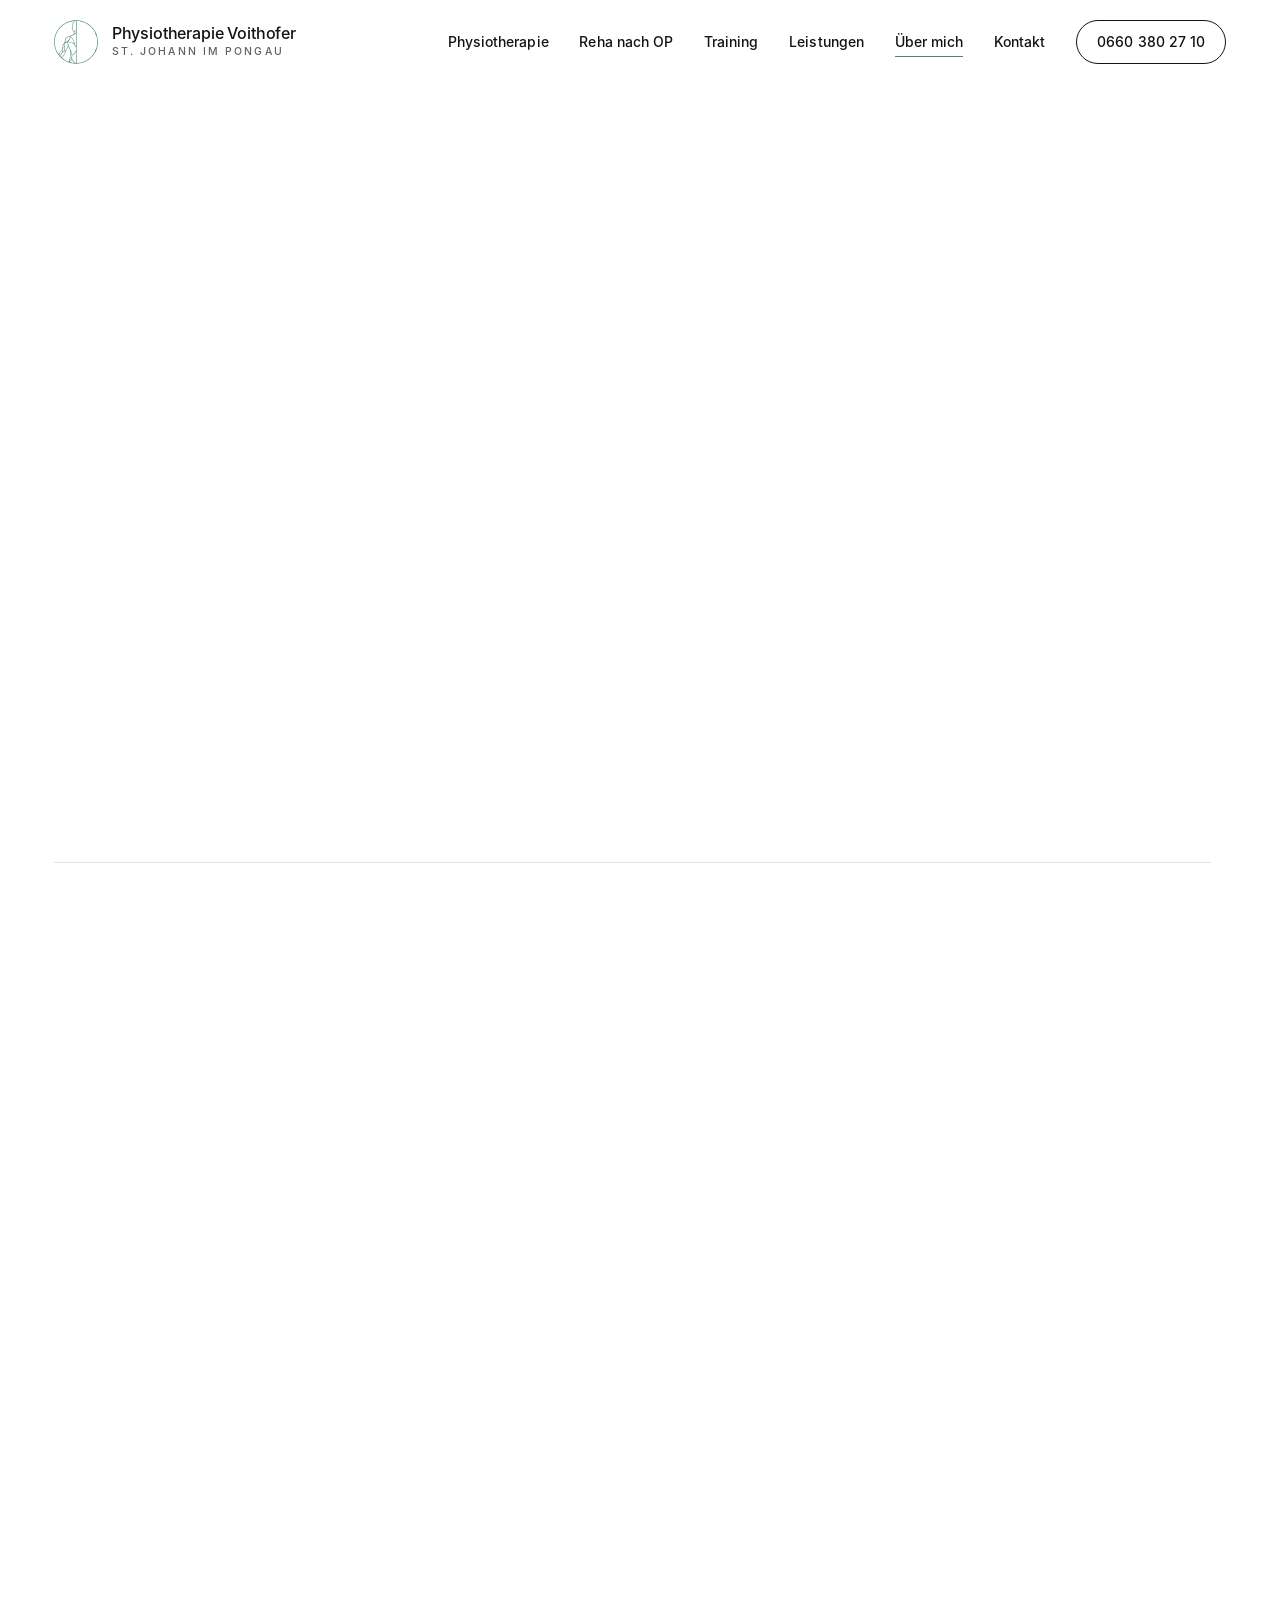
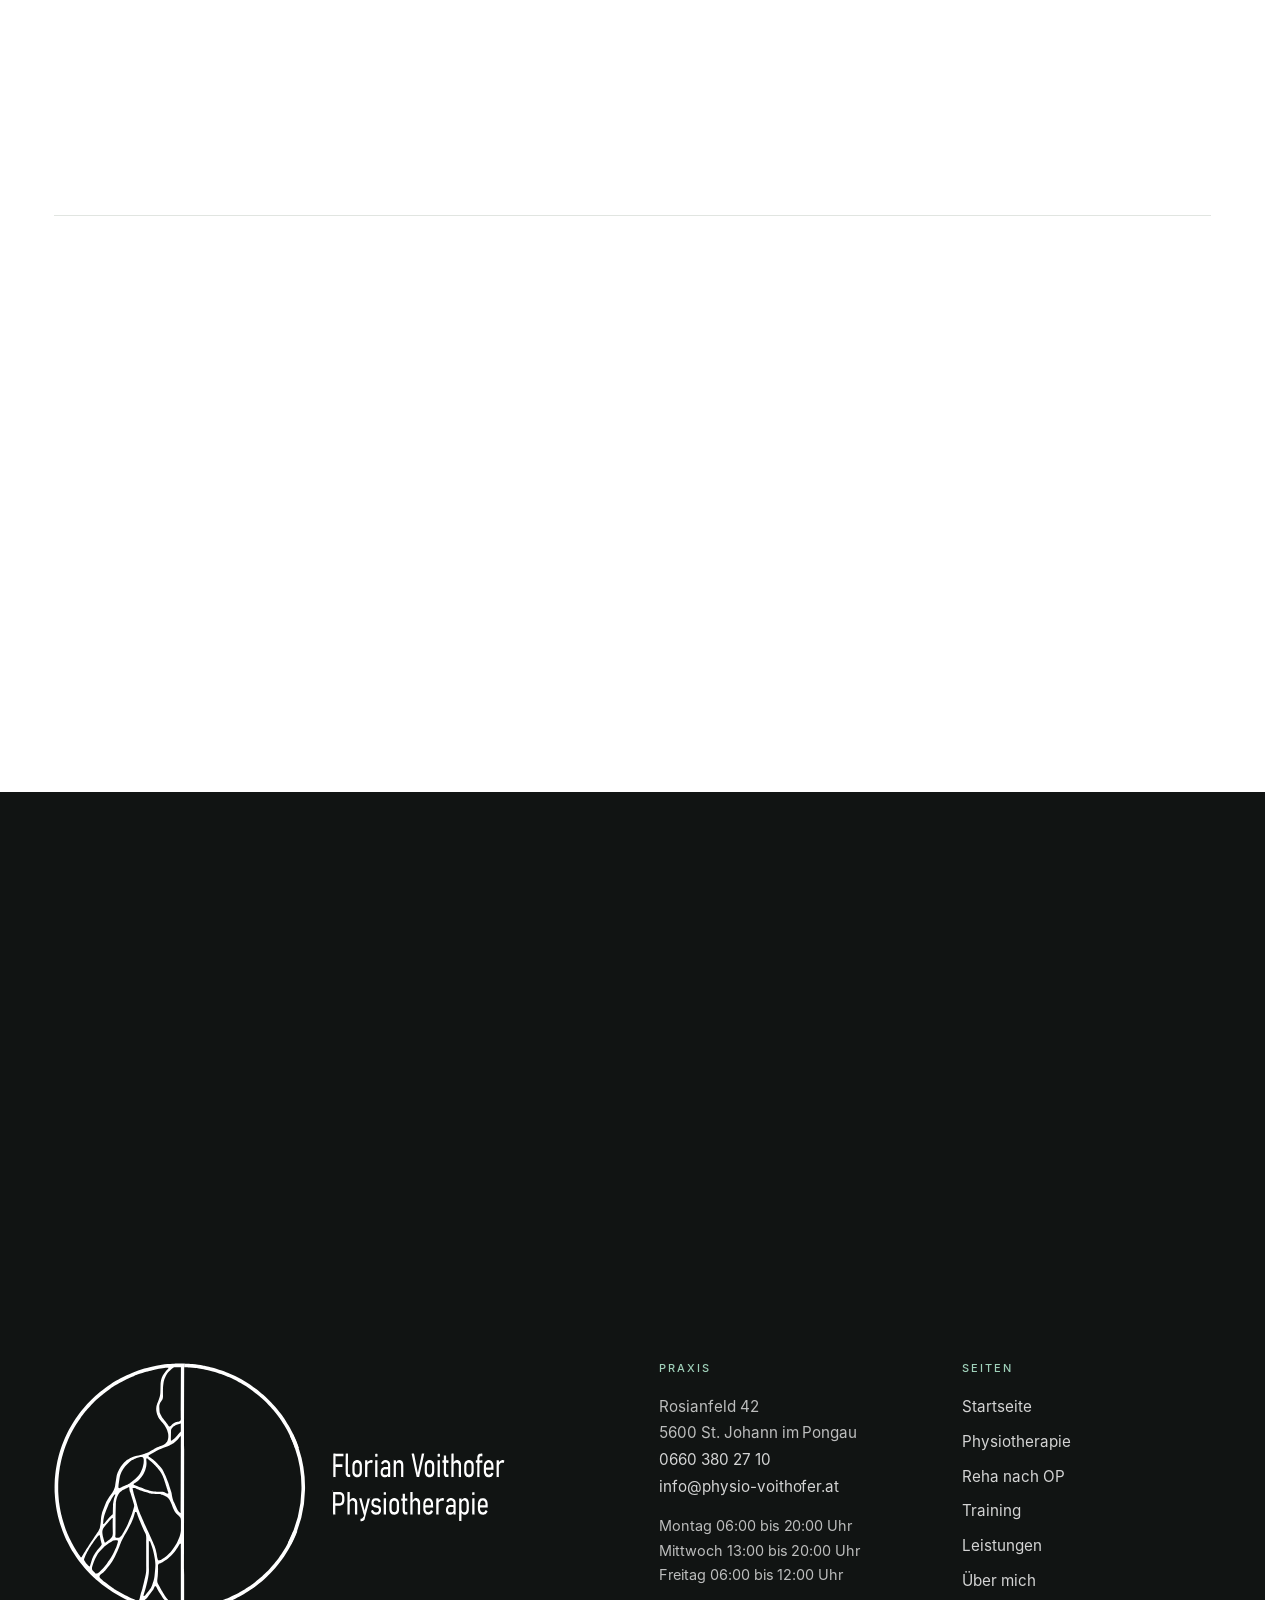
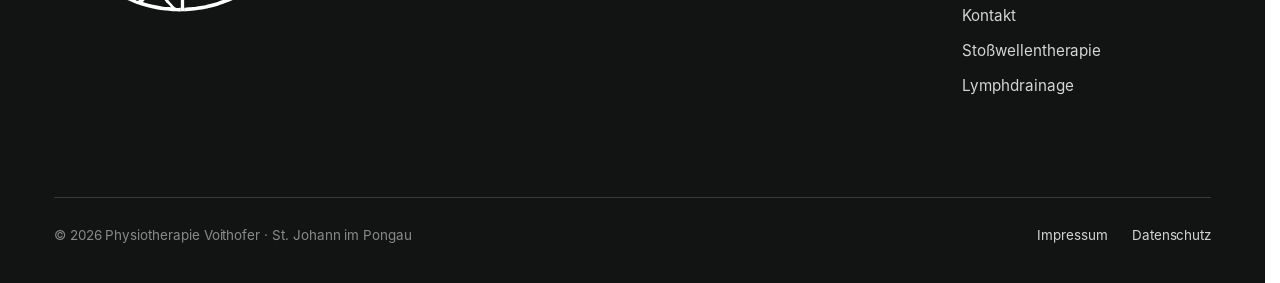
<file: ueber-mich.html>
<!doctype html>
<html lang="de-AT">
<head>
<meta charset="utf-8">
<meta name="viewport" content="width=device-width,initial-scale=1">
<title>Florian Voithofer, Physiotherapeut | Physiotherapie Voithofer</title>
<meta name="description" content="Florian Voithofer, Physiotherapeut in St. Johann im Pongau: Schwerpunkt Orthopädie und Rehabilitation, über sechs Jahre Erfahrung in der Reha, eigene Praxis.">
<meta name="robots" content="index,follow,max-image-preview:large,max-snippet:-1">
<link rel="canonical" href="https://physio-voithofer.at/ueber-mich.html">
<meta name="theme-color" content="#ffffff">
<meta name="author" content="Physiotherapie Voithofer">
<meta name="geo.region" content="AT-5">
<meta name="geo.placename" content="St. Johann im Pongau">
<meta property="og:type" content="profile">
<meta property="og:locale" content="de_AT">
<meta property="og:site_name" content="Physiotherapie Voithofer">
<meta property="og:title" content="Florian Voithofer, Physiotherapeut | Physiotherapie Voithofer">
<meta property="og:description" content="Florian Voithofer, Physiotherapeut in St. Johann im Pongau: Schwerpunkt Orthopädie und Rehabilitation, über sechs Jahre Erfahrung in der Reha, eigene Praxis.">
<meta property="og:url" content="https://physio-voithofer.at/ueber-mich.html">
<meta property="og:image" content="https://physio-voithofer.at/img/og-image.png">
<meta property="og:image:width" content="1200">
<meta property="og:image:height" content="630">
<meta name="twitter:card" content="summary_large_image">
<link rel="icon" href="img/favicon.svg" type="image/svg+xml">
<link rel="icon" href="img/favicon-32.png" sizes="32x32" type="image/png">
<link rel="apple-touch-icon" href="img/apple-touch-icon.png">
<link rel="preload" href="fonts/inter-400.woff" as="font" type="font/woff" crossorigin>
<link rel="preload" href="fonts/inter-500.woff" as="font" type="font/woff" crossorigin>
<link rel="preload" href="fonts/inter-display-300.woff" as="font" type="font/woff" crossorigin>
<link rel="stylesheet" href="css/style.css?v=202611171818">
<script>document.documentElement.classList.add('js');try{if(!sessionStorage.getItem('splash')&&!(window.matchMedia&&matchMedia('(prefers-reduced-motion: reduce)').matches)){document.documentElement.classList.add('splash-on');sessionStorage.setItem('splash','1')}}catch(e){}</script>
<script type="application/ld+json">{"@context": "https://schema.org", "@type": ["Physiotherapy", "LocalBusiness"], "@id": "https://physio-voithofer.at/#praxis", "name": "Physiotherapie Voithofer", "description": "Physiotherapie, Stoßwellentherapie, Lymphdrainage, Rehabilitation nach Operationen und angepasstes Training in St. Johann im Pongau.", "url": "https://physio-voithofer.at/", "logo": "https://physio-voithofer.at/img/logo-symbol-gruen.svg", "image": "https://physio-voithofer.at/img/og-image.png", "telephone": "+43 660 3802710", "email": "info@physio-voithofer.at", "address": {"@type": "PostalAddress", "streetAddress": "Rosianfeld 42", "postalCode": "5600", "addressLocality": "St. Johann im Pongau", "addressRegion": "Salzburg", "addressCountry": "AT"}, "openingHoursSpecification": [{"@type": "OpeningHoursSpecification", "dayOfWeek": "Monday", "opens": "06:00", "closes": "20:00"}, {"@type": "OpeningHoursSpecification", "dayOfWeek": "Wednesday", "opens": "13:00", "closes": "20:00"}, {"@type": "OpeningHoursSpecification", "dayOfWeek": "Friday", "opens": "06:00", "closes": "12:00"}], "medicalSpecialty": "PhysicalTherapy", "areaServed": [{"@type": "City", "name": "St. Johann"}, {"@type": "City", "name": "Bischofshofen"}, {"@type": "City", "name": "Werfen"}, {"@type": "City", "name": "Pfarrwerfen"}, {"@type": "City", "name": "Mühlbach"}, {"@type": "City", "name": "St. Veit"}, {"@type": "City", "name": "Großarl"}, {"@type": "City", "name": "Wagrain"}, {"@type": "City", "name": "Goldegg"}, {"@type": "City", "name": "Schwarzach"}], "founder": {"@type": "Person", "name": "Florian Voithofer", "jobTitle": "Physiotherapeut"}, "sameAs": ["https://maps.app.goo.gl/pfKtp47DYZGsvfEZA"], "hasMap": "https://maps.app.goo.gl/pfKtp47DYZGsvfEZA", "geo": {"@type": "GeoCoordinates", "latitude": 47.340423, "longitude": 13.200283}}</script>
<script type="application/ld+json">{"@context": "https://schema.org", "@type": "BreadcrumbList", "itemListElement": [{"@type": "ListItem", "position": 1, "name": "Startseite", "item": "https://physio-voithofer.at/"}, {"@type": "ListItem", "position": 2, "name": "Über mich", "item": "https://physio-voithofer.at/ueber-mich.html"}]}</script>
</head>
<body>
<a class="skip" href="#inhalt">Zum Inhalt springen</a>
<div class="splash" aria-hidden="true"><div class="splash-in"><div class="splash-logo"><svg viewBox="3 9 1403 1388" xmlns="http://www.w3.org/2000/svg"><path pathLength="1" d="M717 1393C715 1393 712 1393 705 1393C697 1393 679 1393 670 1392C661 1392 661 1392 651 1391C642 1390 625 1389 613 1387C601 1386 591 1384 579 1382C567 1380 553 1377 541 1374C530 1372 521 1369 510 1366C500 1363 488 1360 479 1356C469 1353 460 1350 451 1346C441 1342 430 1338 419 1333C409 1328 398 1323 388 1318C377 1313 368 1308 358 1302C348 1297 339 1291 329 1285C320 1279 311 1273 301 1266C291 1259 280 1251 270 1243C260 1235 250 1227 242 1220C234 1213 228 1208 220 1200C212 1192 202 1182 194 1173C185 1165 178 1156 171 1148C164 1140 158 1133 152 1125C145 1117 138 1107 132 1098C125 1088 118 1078 112 1068C105 1058 99 1047 94 1038C88 1028 84 1020 79 1010C74 1000 68 988 64 978C59 967 55 957 51 946C46 935 42 924 39 912C35 901 31 889 29 878C26 868 24 860 22 849C19 838 17 825 15 812C13 800 11 787 10 775C8 763 7 749 7 738C6 727 6 720 6 709C6 697 6 681 6 669C7 658 8 650 9 640C10 629 11 617 13 605C14 594 16 581 19 570C21 559 23 549 26 538C28 527 31 516 35 505C38 494 42 483 46 472C49 461 53 451 58 441C62 430 66 421 71 411C75 401 80 391 86 381C91 371 96 362 103 351C109 341 117 328 124 318C130 308 137 299 144 290C150 281 156 274 163 266C169 258 175 251 183 243C191 234 201 223 210 215C218 206 225 200 233 193C241 185 248 179 257 172C266 164 278 155 288 148C298 140 309 133 318 127C328 120 335 116 345 110C355 104 369 96 379 91C390 85 398 81 408 77C417 72 427 68 437 64C448 59 460 55 472 51C483 47 495 43 506 40C517 36 525 34 536 32C547 29 561 26 572 24C583 21 593 20 603 19C614 17 626 16 636 15C646 14 653 13 664 12C674 12 685 11 699 11C713 11 735 12 748 13C760 13 764 14 773 15C783 16 796 17 806 19C816 20 824 21 832 23C839 24 843 25 852 27C860 28 872 31 882 34C891 36 898 38 907 41C916 43 928 47 938 51C947 54 954 56 962 60C970 63 978 66 986 70C994 73 1004 78 1012 82C1020 85 1026 88 1034 93C1042 97 1052 103 1061 108C1069 112 1076 117 1084 122C1091 126 1098 131 1106 137C1113 142 1121 147 1128 153C1135 158 1143 164 1150 170C1157 175 1162 180 1169 186C1176 192 1183 199 1191 206C1198 213 1207 222 1213 229C1220 235 1224 240 1230 247C1236 253 1242 260 1248 268C1254 275 1261 284 1267 292C1273 300 1278 307 1283 314C1288 321 1292 327 1296 334C1301 342 1306 351 1311 359C1316 367 1321 376 1325 384C1330 393 1334 402 1338 410C1342 419 1346 426 1349 434C1352 442 1355 449 1358 457C1361 464 1366 478 1367 482C1369 486 1367 483 1367 483C1366 483 1367 483 1364 483C1360 483 1351 484 1348 484C1345 484 1349 489 1347 484C1344 479 1339 463 1335 453C1331 443 1327 434 1323 426C1319 417 1316 411 1312 403C1308 395 1304 387 1299 378C1295 370 1291 364 1285 355C1280 345 1271 332 1265 324C1259 315 1255 309 1249 302C1243 294 1236 285 1229 277C1222 268 1214 259 1207 252C1201 245 1196 240 1191 235C1186 229 1181 224 1176 220C1171 215 1170 213 1162 207C1155 200 1142 189 1130 180C1118 170 1101 157 1091 151C1082 144 1081 143 1073 139C1066 134 1053 126 1045 122C1038 117 1036 116 1029 113C1023 109 1014 105 1006 101C998 97 988 92 980 89C973 85 968 83 961 81C955 78 949 76 941 73C932 70 920 65 912 63C903 60 897 58 887 55C878 53 867 50 855 47C844 45 829 42 818 40C807 39 800 38 791 36C781 35 770 34 760 33C751 33 738 32 733 32C728 32 730 32 729 32C728 32 729 -190 728 33C728 256 728 1149 728 1372C728 1595 728 1372 729 1372C730 1372 726 1373 734 1372C742 1372 765 1370 775 1369C785 1368 785 1368 794 1367C802 1366 817 1364 825 1362C834 1361 838 1360 846 1358C854 1357 864 1354 872 1352C880 1350 887 1348 895 1346C902 1344 906 1343 917 1339C928 1335 950 1327 961 1323C972 1319 975 1318 982 1314C990 1311 1000 1306 1008 1302C1016 1298 1025 1294 1031 1290C1038 1287 1041 1285 1047 1281C1053 1278 1061 1273 1067 1269C1074 1265 1078 1263 1087 1256C1097 1250 1112 1239 1123 1230C1135 1221 1148 1210 1156 1203C1164 1196 1168 1193 1173 1188C1178 1183 1182 1179 1187 1174C1192 1169 1198 1162 1204 1156C1210 1150 1217 1143 1222 1136C1228 1130 1232 1125 1237 1118C1243 1112 1249 1104 1254 1096C1260 1089 1265 1081 1270 1073C1276 1065 1281 1056 1286 1048C1291 1040 1295 1033 1300 1024C1305 1015 1311 1004 1315 996C1320 987 1323 981 1326 972C1330 964 1335 951 1337 947C1339 942 1335 946 1338 946C1342 946 1354 947 1357 947C1361 947 1359 944 1358 948C1357 951 1352 962 1349 970C1346 977 1343 985 1339 993C1335 1000 1331 1009 1327 1017C1323 1024 1320 1031 1315 1039C1311 1046 1305 1056 1300 1064C1295 1072 1291 1079 1286 1086C1282 1093 1277 1099 1272 1106C1267 1112 1262 1119 1256 1127C1250 1134 1242 1144 1236 1151C1230 1158 1224 1164 1218 1171C1212 1178 1203 1186 1197 1192C1191 1198 1187 1202 1182 1207C1176 1212 1170 1218 1164 1223C1158 1228 1152 1233 1146 1238C1139 1243 1132 1249 1125 1254C1118 1259 1110 1265 1103 1270C1095 1275 1088 1280 1082 1284C1075 1289 1069 1292 1062 1296C1054 1301 1045 1306 1037 1310C1029 1315 1021 1318 1014 1322C1006 1326 998 1330 990 1333C982 1337 972 1341 964 1344C956 1347 950 1349 942 1352C934 1355 923 1359 916 1361C908 1364 903 1365 896 1367C888 1369 881 1371 872 1373C863 1375 849 1379 841 1380C833 1382 832 1382 824 1383C817 1384 805 1386 796 1387C787 1388 779 1389 770 1390C760 1391 749 1392 740 1392C731 1393 721 1393 717 1393C713 1393 719 1393 717 1393Z"/><path pathLength="1" d="M650 362C650 362 651 362 653 360C655 358 660 352 664 349C667 346 669 344 672 343C675 341 679 339 683 338C688 336 696 335 699 334C703 333 703 333 705 332C706 332 706 332 706 331C707 330 708 329 708 328C709 327 709 325 709 324C709 322 710 325 710 318C710 310 709 326 709 278C709 231 710 74 710 33C710 -7 710 32 710 32C710 32 715 32 709 32C704 32 682 32 676 32C670 32 674 32 673 33C672 33 671 33 668 35C665 37 659 41 655 45C651 48 648 51 645 54C641 58 639 60 637 64C634 67 632 71 630 74C628 78 626 80 625 84C623 87 621 91 620 95C618 99 617 104 616 107C615 111 614 111 613 117C613 123 611 134 610 144C610 153 610 165 610 174C610 182 610 188 610 194C610 199 610 202 609 205C609 207 608 209 607 210C607 212 607 211 605 214C603 217 597 225 596 228C594 231 594 230 594 232C593 234 591 239 590 242C590 244 590 246 590 248C589 250 589 249 589 254C590 259 591 274 591 280C592 286 593 286 594 289C594 291 595 293 597 296C598 299 600 302 603 306C605 311 607 314 613 321C618 328 630 343 634 349C639 355 639 357 641 359C642 361 643 362 645 362C646 363 649 362 650 362C651 362 649 363 650 362Z"/><path pathLength="1" d="M156 1092C156 1091 156 1093 157 1091C159 1088 162 1081 166 1075C169 1070 164 1077 177 1057C190 1037 231 975 243 955C256 936 250 944 252 940C254 937 255 935 256 933C257 930 257 931 258 927C259 923 261 915 261 909C262 904 263 899 263 893C264 887 264 879 265 874C265 868 266 865 267 860C267 856 269 851 270 847C271 843 269 846 273 837C276 828 286 803 290 793C294 783 294 783 297 778C300 772 303 767 308 759C312 752 322 739 326 734C330 728 330 728 331 725C333 722 335 719 336 715C338 711 340 705 341 702C342 698 342 703 343 693C345 684 349 655 351 644C352 633 353 632 355 627C356 623 357 620 359 617C360 613 362 610 364 606C366 602 368 598 371 594C373 590 375 586 379 582C382 578 386 572 390 568C393 564 396 561 400 558C403 554 407 551 411 549C415 546 420 543 424 541C427 539 429 538 432 537C436 535 439 533 445 532C450 530 455 528 465 526C475 523 495 518 504 515C512 513 511 513 515 511C520 509 523 509 532 504C542 499 563 486 572 482C580 477 579 478 584 477C589 475 596 472 601 470C607 468 611 466 614 464C618 462 620 461 622 459C624 457 625 457 626 455C628 453 630 451 631 449C633 446 634 444 635 441C636 439 637 438 637 435C638 433 639 430 639 427C640 424 640 418 640 415C640 412 640 410 639 408C639 405 639 404 638 401C637 397 636 391 634 386C633 381 631 376 628 372C626 367 623 362 620 358C617 354 617 353 612 348C608 342 597 329 593 324C588 318 588 317 587 315C585 312 584 310 583 308C581 305 580 301 579 298C577 295 577 293 576 288C575 284 573 277 573 273C572 268 572 265 572 261C573 257 573 254 574 251C574 247 573 249 576 242C578 235 585 217 588 208C591 199 592 195 593 189C595 183 595 183 595 173C596 163 596 140 597 130C597 121 597 121 597 116C598 112 599 107 600 103C600 100 601 99 602 96C603 93 604 89 606 85C607 82 609 79 612 74C614 70 618 65 623 59C627 53 636 43 639 40C642 36 640 39 640 39C640 38 641 36 640 35C638 35 637 35 631 35C624 36 611 37 598 39C585 42 565 45 552 48C538 51 529 54 517 57C504 61 487 67 475 71C464 74 457 77 449 81C441 84 435 86 425 91C415 95 399 103 389 109C378 114 371 118 365 122C358 125 353 128 347 132C342 135 337 138 332 142C326 145 320 150 313 155C306 160 297 166 290 172C283 177 279 180 271 187C262 193 248 206 241 213C233 219 230 222 225 228C219 233 215 238 208 246C201 253 189 266 183 274C176 281 174 284 169 291C163 297 158 305 151 315C144 325 134 339 127 351C119 363 112 374 106 387C99 399 92 412 87 424C81 437 74 453 70 463C67 472 66 474 64 481C61 488 58 499 55 506C53 512 53 515 51 522C49 530 45 541 43 550C41 558 40 565 39 573C37 580 36 585 34 595C33 605 31 619 30 632C28 645 27 663 26 675C26 688 26 697 26 707C26 716 26 720 26 731C27 742 29 762 29 772C30 782 30 782 31 789C32 796 34 807 35 816C37 824 39 834 40 841C42 848 43 853 45 859C46 865 47 871 49 878C51 885 54 894 57 902C59 911 62 919 65 926C67 934 70 940 73 948C76 955 79 964 83 971C86 979 88 983 92 991C95 998 101 1009 105 1016C108 1024 110 1026 115 1034C119 1042 126 1054 133 1064C139 1073 148 1087 152 1091C155 1096 151 1092 152 1092C153 1092 155 1092 156 1092C157 1092 156 1092 156 1092Z"/><path pathLength="1" d="M659 441C660 441 661 439 663 438C664 436 668 434 671 432C673 430 674 429 677 426C680 423 684 419 688 414C693 409 700 400 704 396C707 392 708 394 709 392C709 389 709 388 709 381C710 373 709 355 709 349C709 344 710 347 709 347C708 346 707 346 705 347C703 347 698 349 695 350C692 351 689 351 686 353C683 354 681 355 678 357C675 358 673 360 671 362C668 363 665 366 663 368C662 369 661 371 660 373C658 375 657 377 657 378C656 379 656 378 655 381C655 383 655 381 655 390C655 400 654 429 654 438C654 446 654 441 655 441C656 442 658 441 659 441C660 441 658 442 659 441Z"/><path pathLength="1" d="M709 844C709 774 710 494 710 423C710 352 710 420 709 419C708 418 708 416 705 419C703 421 698 428 695 432C692 436 690 438 686 441C683 445 677 449 674 452C670 455 668 456 664 459C659 462 656 464 646 468C636 472 614 480 604 485C593 489 593 489 584 494C574 498 557 508 549 513C540 517 536 520 533 522C530 523 531 523 530 524C529 525 529 527 530 529C531 530 532 531 537 534C541 538 552 545 558 550C564 555 568 558 574 565C581 571 591 582 596 588C601 593 601 594 603 597C605 600 607 603 609 607C611 610 613 614 615 618C617 623 619 625 622 634C626 642 633 659 636 668C640 676 640 677 643 687C647 697 654 719 656 728C659 736 657 731 658 736C659 740 660 749 661 754C662 759 663 761 664 766C666 771 668 777 672 785C675 794 683 810 687 818C690 826 692 828 694 831C696 835 697 836 699 838C701 840 703 843 705 844C706 845 708 844 709 844C710 844 709 914 709 844Z"/><path pathLength="1" d="M370 706C376 703 396 694 405 689C415 685 420 681 425 678C430 675 431 674 434 672C437 670 437 670 443 665C449 660 462 648 468 642C474 636 475 634 478 630C481 627 482 625 484 621C486 617 489 610 491 606C493 601 495 597 496 592C498 587 499 581 500 576C501 571 502 568 502 563C503 559 503 553 503 550C503 547 503 546 502 545C502 543 502 542 501 540C501 539 500 538 499 537C499 536 498 535 497 535C496 534 496 534 495 533C494 533 493 533 492 532C490 532 490 532 487 532C485 533 482 533 478 534C473 536 463 539 458 541C453 542 452 543 448 545C445 546 442 548 439 550C435 552 432 554 428 557C425 559 422 562 418 566C414 570 408 576 404 581C399 585 397 588 394 593C390 597 386 603 384 607C381 612 379 615 378 619C376 623 374 627 373 632C371 637 370 641 368 648C367 654 366 664 365 673C363 681 362 691 362 696C361 701 362 699 362 701C362 702 362 703 363 704C363 705 363 705 364 706C364 706 364 706 365 706C366 706 369 706 370 706C370 706 364 709 370 706Z"/><path pathLength="1" d="M638 736C639 736 639 736 639 735C640 734 640 733 639 731C639 730 642 737 638 726C635 715 623 679 618 664C613 649 610 642 607 636C605 630 606 633 604 629C603 626 599 621 597 617C595 614 594 612 591 609C589 605 586 602 581 597C577 591 569 582 564 578C560 573 562 574 555 569C549 563 530 547 525 543C519 538 523 541 522 541C521 541 518 541 518 541C517 541 517 541 517 542C517 543 517 541 517 546C517 550 518 561 518 568C518 574 517 581 516 587C515 593 513 599 511 605C509 611 507 617 504 622C502 627 500 631 496 636C493 641 488 647 484 651C481 655 479 657 476 660C473 663 471 665 466 669C461 673 451 679 447 682C444 684 447 682 447 683C447 684 446 686 447 687C447 688 445 687 451 689C457 692 473 698 482 701C490 704 493 705 501 708C508 710 519 715 526 717C532 719 535 720 538 721C541 722 539 722 543 722C546 723 547 724 558 724C568 725 597 726 606 727C615 727 610 727 612 728C614 728 615 728 618 730C622 731 629 735 632 736C635 737 637 736 638 736C639 736 638 736 638 736Z"/><path pathLength="1" d="M360 983C361 982 364 982 366 981C367 981 368 981 370 979C372 978 375 975 377 972C379 970 380 969 382 965C384 962 387 959 390 952C394 946 400 935 404 927C408 920 409 918 414 907C419 895 430 869 434 857C439 846 438 848 440 840C443 831 448 815 449 809C450 802 449 805 449 803C449 800 450 805 447 794C444 782 433 746 429 735C426 724 426 729 426 726C425 724 424 722 424 718C423 714 423 706 422 704C422 701 422 703 422 702C421 702 421 702 421 702C420 702 419 701 417 702C414 703 412 705 408 707C403 709 394 713 389 716C384 718 382 720 379 722C376 723 375 724 373 727C370 729 367 733 365 736C362 739 361 741 360 744C358 747 356 751 355 755C353 759 352 765 351 769C350 774 349 777 348 781C348 785 348 777 347 793C347 808 346 847 346 874C345 901 346 938 345 955C345 972 344 971 344 975C344 979 344 977 345 978C345 979 345 979 346 980C346 981 347 982 349 982C350 983 351 983 353 983C355 983 359 983 360 983C361 983 359 983 360 983Z"/><path pathLength="1" d="M591 1109C592 1108 593 1108 595 1107C597 1106 598 1106 602 1103C606 1101 614 1096 619 1092C624 1089 629 1085 633 1081C637 1078 640 1075 644 1070C648 1066 653 1061 657 1056C662 1050 667 1043 671 1037C675 1032 677 1028 680 1023C683 1018 687 1012 689 1007C692 1002 693 1000 695 994C697 989 700 982 702 977C704 972 705 968 706 964C707 959 708 953 709 949C710 944 710 948 710 938C710 928 710 899 710 889C710 880 710 883 709 881C709 878 709 877 708 875C707 873 706 870 705 869C704 867 704 866 701 864C698 861 690 854 687 851C684 848 684 848 683 846C681 845 681 845 679 841C676 837 672 830 669 822C665 815 661 803 658 795C655 788 651 780 649 776C647 772 647 772 645 770C644 767 643 766 641 764C639 762 637 760 636 759C634 757 635 757 631 756C628 754 620 750 616 748C611 746 609 745 606 744C603 743 603 742 600 742C597 741 596 740 588 739C580 739 560 738 551 737C541 736 540 736 534 734C527 733 520 731 512 728C504 726 492 722 485 719C479 717 477 716 473 714C468 712 460 708 457 707C453 705 454 706 452 705C449 705 444 705 442 705C440 705 441 705 441 706C441 707 440 704 441 710C443 717 447 733 449 744C452 755 456 764 459 775C462 787 467 803 470 813C472 822 472 822 476 830C479 839 483 850 490 864C496 879 504 899 513 919C523 939 536 968 544 985C552 1003 557 1015 561 1025C565 1034 566 1037 567 1042C569 1047 570 1052 571 1056C572 1061 573 1064 574 1070C575 1075 576 1084 577 1090C579 1095 580 1100 581 1103C582 1105 582 1105 583 1106C583 1107 584 1108 585 1108C585 1109 585 1109 586 1109C587 1109 590 1109 591 1109C592 1109 590 1109 591 1109Z"/><path pathLength="1" d="M281 906C281 905 282 905 284 902C287 899 292 891 296 887C299 883 300 882 304 878C307 874 314 866 318 863C322 859 325 857 327 855C329 853 329 853 329 852C330 850 330 853 330 845C331 836 331 811 331 801C332 792 332 795 333 789C333 783 336 773 337 768C338 763 337 764 339 761C340 757 343 749 344 746C345 743 345 742 344 742C343 741 341 741 340 742C339 742 340 742 339 743C338 745 337 746 334 751C331 755 324 765 321 772C317 778 314 783 312 788C309 793 308 795 305 802C301 810 295 825 291 835C288 844 285 854 282 862C280 869 279 876 278 881C278 885 278 886 277 890C277 894 277 903 277 905C277 908 277 906 277 906C278 906 280 906 281 906C281 906 280 906 281 906Z"/><path pathLength="1" d="M472 1333C472 1333 473 1333 474 1332C475 1332 475 1331 476 1330C477 1329 478 1330 479 1324C481 1319 483 1307 486 1297C488 1287 491 1283 495 1266C500 1250 508 1214 511 1199C515 1184 514 1182 515 1176C516 1170 516 1169 516 1165C517 1160 517 1173 517 1149C517 1124 516 1042 516 1015C516 988 517 994 517 987C517 981 516 979 516 976C516 973 516 972 515 970C515 967 515 966 512 959C509 952 503 940 498 928C492 915 483 893 479 884C475 875 476 878 474 872C471 865 466 850 464 844C462 839 462 840 461 839C460 838 458 839 457 839C456 839 456 839 456 840C455 841 454 840 453 846C451 851 448 864 445 872C442 880 441 883 436 894C431 904 423 922 415 936C408 950 397 967 392 977C386 988 383 992 381 998C378 1004 377 1005 375 1011C372 1018 367 1031 364 1038C361 1046 359 1050 356 1057C353 1064 350 1071 346 1079C343 1086 338 1096 334 1103C330 1110 329 1112 323 1121C317 1130 303 1147 296 1156C289 1165 285 1169 280 1174C275 1179 268 1184 264 1187C261 1189 261 1189 260 1191C258 1192 257 1194 256 1195C256 1197 256 1198 256 1200C256 1201 257 1202 258 1204C258 1205 259 1206 261 1208C263 1210 264 1211 269 1215C273 1219 277 1223 288 1231C298 1239 320 1256 331 1263C341 1271 342 1271 352 1277C361 1283 377 1292 389 1298C402 1305 418 1313 428 1317C437 1322 439 1322 445 1325C450 1327 458 1331 461 1332C465 1334 464 1333 466 1333C467 1334 471 1333 472 1333C473 1333 471 1333 472 1333Z"/><path pathLength="1" d="M290 1009C293 1007 302 1001 306 997C310 994 312 992 315 989C318 986 323 981 325 978C327 975 328 973 328 972C329 970 329 970 329 967C330 965 330 965 330 957C330 948 330 929 330 916C329 902 330 883 330 876C330 869 330 874 329 873C328 873 326 873 326 873C325 873 331 867 325 874C318 881 294 908 287 917C279 926 280 926 279 928C277 931 276 932 276 934C275 936 274 938 274 940C273 942 273 943 272 945C272 947 272 949 272 953C272 956 273 961 273 966C274 970 275 973 277 981C278 988 283 1003 285 1008C286 1013 285 1009 286 1009C287 1009 289 1009 290 1009C291 1009 287 1011 290 1009Z"/><path pathLength="1" d="M202 1142C202 1141 202 1144 204 1137C207 1129 214 1106 217 1098C219 1089 219 1091 221 1088C222 1085 223 1083 225 1080C226 1077 228 1073 231 1070C233 1067 232 1067 238 1060C243 1053 258 1036 263 1029C268 1023 267 1024 268 1022C269 1020 268 1019 268 1018C268 1016 268 1017 267 1014C266 1010 264 1002 263 995C261 988 259 977 258 972C257 968 258 970 257 969C256 969 255 967 253 969C250 972 245 977 241 983C236 988 229 997 224 1005C218 1012 210 1024 207 1029C203 1035 205 1031 202 1038C198 1044 188 1063 184 1070C180 1078 180 1078 177 1084C175 1089 172 1097 171 1101C169 1105 170 1105 170 1106C171 1108 171 1108 172 1111C174 1114 178 1120 181 1123C183 1126 183 1126 186 1129C188 1132 195 1140 198 1142C200 1144 201 1142 202 1142C203 1142 202 1143 202 1142Z"/><path pathLength="1" d="M242 1182C242 1182 245 1181 246 1180C247 1180 248 1179 249 1178C251 1177 251 1178 256 1173C261 1168 274 1155 281 1147C288 1140 293 1133 297 1128C301 1122 301 1121 306 1114C310 1108 318 1095 322 1089C326 1084 326 1083 328 1079C330 1076 331 1075 334 1068C337 1061 344 1046 347 1039C350 1033 350 1034 351 1029C353 1025 355 1018 356 1014C358 1010 358 1007 359 1004C359 1002 359 1001 359 1000C358 999 357 998 357 998C356 997 355 997 353 996C352 996 349 996 347 996C344 996 340 997 338 997C336 998 336 998 334 999C332 999 331 999 327 1002C322 1004 314 1009 308 1014C302 1018 295 1023 291 1027C286 1031 285 1032 279 1038C273 1044 260 1056 255 1063C249 1069 248 1071 245 1076C241 1081 239 1087 236 1093C233 1099 230 1104 227 1113C223 1121 218 1137 216 1144C214 1150 214 1148 214 1151C214 1153 214 1157 215 1159C215 1161 216 1162 217 1163C217 1164 217 1164 220 1167C222 1170 230 1178 232 1180C235 1182 233 1181 234 1181C235 1182 236 1182 237 1182C238 1182 241 1182 242 1182C243 1182 241 1182 242 1182Z"/><path pathLength="1" d="M502 1307C503 1307 505 1308 507 1307C509 1306 508 1306 512 1301C516 1296 528 1282 532 1276C537 1270 538 1268 540 1265C542 1262 543 1262 544 1259C546 1255 548 1250 550 1244C552 1239 556 1229 557 1224C559 1218 559 1216 560 1211C561 1206 562 1204 563 1193C564 1181 567 1156 567 1145C568 1133 568 1132 567 1126C567 1119 566 1113 565 1105C564 1097 562 1086 560 1077C558 1068 556 1059 554 1051C552 1043 550 1036 547 1029C545 1021 541 1011 539 1007C538 1003 538 1003 537 1003C537 1002 537 1002 537 1002C536 1002 534 1002 533 1002C533 1002 533 1001 532 1003C532 1004 532 985 531 1011C531 1037 532 1131 532 1158C532 1185 532 1169 531 1174C531 1178 531 1181 530 1187C530 1192 529 1198 527 1205C526 1212 524 1221 522 1229C520 1238 518 1245 515 1257C512 1268 505 1292 503 1300C500 1308 502 1302 502 1303C502 1304 502 1306 502 1307C502 1307 502 1307 502 1307C502 1307 502 1307 502 1307Z"/><path pathLength="1" d="M709 1373C709 1373 710 1426 710 1372C710 1317 709 1105 709 1047C710 989 710 1028 710 1023C710 1018 710 1018 710 1017C709 1015 710 1016 709 1016C708 1016 706 1016 706 1016C705 1016 705 1016 705 1016C704 1017 703 1017 702 1020C700 1023 697 1028 693 1035C689 1041 682 1051 677 1058C672 1064 668 1069 664 1074C660 1078 658 1081 653 1085C649 1089 642 1095 637 1099C631 1103 627 1107 622 1110C616 1114 611 1117 605 1120C600 1123 593 1125 589 1127C586 1128 587 1128 586 1129C586 1129 585 1130 585 1131C584 1131 584 1132 583 1133C583 1134 583 1134 582 1138C582 1142 583 1152 583 1158C583 1163 582 1167 582 1173C582 1179 582 1186 581 1194C580 1201 579 1213 578 1218C578 1223 578 1222 578 1225C578 1227 579 1230 579 1232C580 1234 577 1230 582 1237C586 1245 599 1269 605 1279C610 1289 612 1292 616 1297C619 1303 622 1307 626 1312C629 1317 633 1322 636 1326C639 1330 640 1332 644 1336C647 1340 651 1344 657 1350C664 1356 672 1369 681 1372C689 1376 704 1373 709 1373C714 1373 709 1373 709 1373Z"/><path pathLength="1" d="M651 1370C651 1370 652 1370 652 1370C652 1369 654 1369 651 1366C649 1363 640 1354 636 1350C631 1345 629 1342 626 1339C623 1335 621 1333 618 1329C614 1325 611 1320 607 1314C603 1308 598 1301 594 1294C589 1287 584 1278 581 1272C577 1265 573 1258 571 1255C569 1251 570 1253 570 1253C569 1252 567 1252 566 1253C565 1253 566 1251 565 1254C563 1256 560 1263 558 1267C556 1270 558 1269 552 1277C547 1284 532 1303 526 1311C520 1319 518 1320 514 1324C510 1328 505 1332 503 1335C500 1337 500 1337 500 1338C499 1339 500 1341 500 1342C500 1342 495 1341 500 1342C505 1344 520 1348 529 1350C538 1353 545 1354 554 1356C564 1358 576 1361 585 1362C593 1364 595 1364 603 1365C612 1366 629 1369 637 1369C645 1370 649 1370 651 1370C653 1370 651 1370 651 1370Z"/><path pathLength="1" d="M1335 405A688 688 0 0 1 1324 1020L1307 1011A668 668 0 0 0 1317 414Z"/></svg><img src="img/logo-symbol-gruen.svg" alt="Logo Physiotherapie Voithofer" width="1403" height="1388"></div><p class="splash-name">Physiotherapie Voithofer</p></div></div>
<header class="header">
  <div class="container">
    <a class="brand" href="index.html" aria-label="Physiotherapie Voithofer, zur Startseite">
      <img src="img/logo-symbol-gruen.svg" alt="Logo Physiotherapie Voithofer" width="44" height="44">
      <span class="brand-text"><span class="brand-name">Physiotherapie Voithofer</span><span class="brand-sub">St. Johann im Pongau</span></span>
    </a>
    <button class="burger" aria-expanded="false" aria-controls="nav" aria-label="Menü öffnen"><span></span><span></span></button>
    <nav class="nav" id="nav" aria-label="Hauptnavigation">
      <a class="nav-link" href="physiotherapie-st-johann-im-pongau.html">Physiotherapie</a>
<a class="nav-link" href="reha-nach-operation-pongau.html">Reha nach OP</a>
<a class="nav-link" href="training-trainingstherapie-st-johann.html">Training</a>
<a class="nav-link" href="leistungen.html">Leistungen</a>
<a class="nav-link" href="ueber-mich.html" aria-current="page">Über mich</a>
<a class="nav-link" href="kontakt.html">Kontakt</a>
      <a class="btn" href="tel:+436603802710">0660 380 27 10</a>
    </nav>
  </div>
</header>
<a class="call-fab" href="tel:+436603802710" aria-label="Termin telefonisch vereinbaren"><svg viewBox="0 0 24 24" fill="none" stroke="currentColor" stroke-width="1.5" aria-hidden="true"><path d="M5 4h4l2 5-2.5 1.5a11 11 0 0 0 5 5L15 13l5 2v4a1 1 0 0 1-1 1A15 15 0 0 1 4 5a1 1 0 0 1 1-1z" stroke-linejoin="round"/></svg><span>Termin vereinbaren</span></a>
<main id="inhalt">
<section class="page-hero" aria-labelledby="seitentitel">
  <div class="container" style="position:relative;z-index:2">
    <nav class="crumbs" aria-label="Brotkrumen" data-reveal="fade"><a href="index.html">Startseite</a><span aria-hidden="true">/</span><span>Über mich</span></nav>
    <div class="split about-hero" style="align-items:end">
      <div class="split-body" style="grid-column:1/8;margin:0">
        <h1 id="seitentitel" class="h-xl" data-reveal>Florian Voithofer.</h1>
        <p class="lead" data-reveal style="--d:.1s;margin-top:34px">Physiotherapeut in St. Johann im Pongau, mit Erfahrung aus der Rehabilitation und dem Anspruch, Sie wirklich weiterzubringen.</p>
      </div>
      <div class="split-media" style="grid-column:9/13;--d:.15s" data-reveal>
        <div class="portrait"><img src="img/florian.jpg" draggable="false" oncontextmenu="return false" alt="Florian Voithofer, Physiotherapeut in St. Johann im Pongau" width="1023" height="1537"></div>
      </div>
    </div>
  </div>
</section>
<div class="container">
  <section class="block" aria-labelledby="h1">
    <div class="label"><span class="eyebrow" data-reveal="fade">Werdegang</span></div>
    <div class="body">
      <h2 id="h1" class="h-md" data-reveal>Vom Handwerk zur Physiotherapie.</h2>
      <p data-reveal>Bevor ich Physiotherapeut wurde, habe ich mit den Händen gearbeitet: Schlosserlehre mit Matura, Grundwehrdienst und ein freiwilliges Jahr beim Roten Kreuz.</p>
      <ol class="timeline" style="margin-top:36px">
        <li data-reveal><span class="n">01</span><div><b>Schlosserlehre mit Matura</b></div></li>
<li data-reveal><span class="n">02</span><div><b>Grundwehrdienst beim Bundesheer</b></div></li>
<li data-reveal><span class="n">03</span><div><b>Freiwilliges Jahr beim Roten Kreuz</b></div></li>
<li data-reveal><span class="n">04</span><div><b>Ausbildung zum Physiotherapeuten</b></div></li>
<li data-reveal><span class="n">05</span><div><b>Rehabilitation für Innere Medizin</b><span class="d">Klinik Hochstaufen, Herzerkrankungen</span></div></li>
<li data-reveal><span class="n">06</span><div><b>Rehabilitation im Rehazentrum Bad Hofgastein</b><span class="d">Bewegungs- und Stützapparat</span></div></li>
<li data-reveal><span class="n">07</span><div><b>Eigene Praxis</b><span class="d">Physiotherapie Voithofer in St. Johann im Pongau</span></div></li>
      </ol>
    </div>
  </section>

  <section class="block" aria-labelledby="h2">
    <div class="label"><span class="eyebrow" data-reveal="fade">Schwerpunkte</span></div>
    <div class="body">
      <h2 id="h2" class="h-md" data-reveal>Woran ich arbeite.</h2>
      <div data-reveal><ul class="tag-list"><li>Orthopädie und Beschwerden des Bewegungsapparats</li><li>Rehabilitation nach Operationen</li><li>Angepasstes Training und Trainingstherapie</li><li>Persönliche Betreuung in Einzelterminen</li></ul></div>
      <p style="margin-top:32px" data-reveal>Ich arbeite als Wahltherapeut in eigener Praxis. Neben der Praxis bin ich weiterhin im Rehazentrum Bad Hofgastein tätig. Diese Praxiserfahrung fließt direkt in meine Behandlungen ein.</p>
      <div class="cta-row" style="margin-top:36px" data-reveal>
        <a class="btn btn--solid" href="tel:+436603802710">Termin vereinbaren</a>
        <a class="link" href="kontakt.html">Zur Kontaktseite <svg class="arr" viewBox="0 0 24 24" fill="none" stroke="currentColor" stroke-width="1.4" stroke-linecap="square" aria-hidden="true"><path d="M3 12h17M14 5.5 20.5 12 14 18.5"/></svg></a>
      </div>
    </div>
  </section>
</div>
</main>
<section class="cta" aria-labelledby="cta-h">
  <div class="container">
    <div class="cta-grid">
      <div>
        <span class="eyebrow" data-reveal>Termin</span>
        <h2 id="cta-h" data-reveal style="--d:.08s">Ihr nächster Schritt.</h2>
      </div>
      <div data-reveal style="--d:.16s">
        <p>Termine vereinbare ich telefonisch. Ich freue mich auf Ihren Anruf.</p>
        <a class="tel" href="tel:+436603802710">0660 380 27 10</a>
        <a class="btn btn--light" href="mailto:info@physio-voithofer.at">E-Mail schreiben</a>
      </div>
    </div>
  </div>
  <footer class="footer" style="margin-top:clamp(72px,9vw,128px)">
    <div class="container">
      <div class="top">
        <div class="f-logo"><img src="img/logo-weiss.svg" alt="Logo Physiotherapie Voithofer" width="440" height="243" loading="lazy"></div>
        <div class="f-col">
          <h4>Praxis</h4>
          <address>Rosianfeld 42<br>5600 St. Johann im Pongau<br><a href="tel:+436603802710">0660 380 27 10</a><br><a href="mailto:info@physio-voithofer.at">info@physio-voithofer.at</a></address>
          <p style="margin-top:14px;font-size:.9rem">Montag 06:00 bis 20:00 Uhr<br>Mittwoch 13:00 bis 20:00 Uhr<br>Freitag 06:00 bis 12:00 Uhr</p>
        </div>
        <div class="f-col">
          <h4>Seiten</h4>
          <ul>
            <li><a href="index.html">Startseite</a></li>
            <li><a href="physiotherapie-st-johann-im-pongau.html">Physiotherapie</a></li>
<li><a href="reha-nach-operation-pongau.html">Reha nach OP</a></li>
<li><a href="training-trainingstherapie-st-johann.html">Training</a></li>
<li><a href="leistungen.html">Leistungen</a></li>
<li><a href="ueber-mich.html">Über mich</a></li>
<li><a href="kontakt.html">Kontakt</a></li>
            <li><a href="stosswellentherapie-pongau.html">Stoßwellentherapie</a></li>
            <li><a href="lymphdrainage-pongau.html">Lymphdrainage</a></li>
          </ul>
        </div>
      </div>
      <div class="bottom">
        <span>© <span id="year">2026</span> Physiotherapie Voithofer · St. Johann im Pongau</span>
        <nav aria-label="Rechtliches"><a href="impressum.html">Impressum</a><a href="datenschutz.html">Datenschutz</a></nav>
      </div>
    </div>
  </footer>
</section>
<script src="js/main.js?v=202611171818" defer></script>
</body>
</html>
</file>
<file: css/style.css>
/* ==========================================================================
   Physiotherapie Voithofer – Stylesheet
   Minimalistisch · hochwertig · seriös
   Schriften lokal eingebunden (Inter, SIL Open Font License) – keine externen Server
   ========================================================================== */

@font-face{font-family:"Inter";font-weight:400;font-style:normal;font-display:block;src:url("../fonts/inter-400.woff") format("woff")}
@font-face{font-family:"Inter";font-weight:500;font-style:normal;font-display:block;src:url("../fonts/inter-500.woff") format("woff")}
@font-face{font-family:"Inter";font-weight:600;font-style:normal;font-display:block;src:url("../fonts/inter-600.woff") format("woff")}
@font-face{font-family:"Inter Display";font-weight:300;font-style:normal;font-display:block;src:url("../fonts/inter-display-300.woff") format("woff")}
@font-face{font-family:"Inter Display";font-weight:400;font-style:normal;font-display:block;src:url("../fonts/inter-display-400.woff") format("woff")}
@font-face{font-family:"Inter Display";font-weight:500;font-style:normal;font-display:block;src:url("../fonts/inter-display-500.woff") format("woff")}

:root{
  --ink:#111413;
  --ink-2:#2b312e;
  --muted:#5a645f;
  --line:#e1e5e1;
  --line-dark:rgba(255,255,255,.16);
  --mist:#f4f6f4;
  --paper:#fff;
  --green:#478a70;
  --green-deep:#2e6a52;
  --green-soft:#e8f1ec;
  --maxw:1320px;
  --gutter:clamp(20px,4.2vw,64px);
  --ease:cubic-bezier(.2,.7,.2,1);
  --sans:"Inter",system-ui,-apple-system,"Segoe UI",Roboto,Helvetica,Arial,sans-serif;
  --display:"Inter Display","Inter",system-ui,-apple-system,"Segoe UI",Roboto,Helvetica,Arial,sans-serif;
  --header-h:84px;
}

*,*::before,*::after{box-sizing:border-box}
html{-webkit-text-size-adjust:100%;scrollbar-gutter:stable;scroll-behavior:smooth;scroll-padding-top:calc(var(--header-h) + 12px)}
body{
  margin:0;background:var(--paper);color:var(--ink-2);
  font:400 17px/1.7 var(--sans);letter-spacing:-.003em;
  -webkit-font-smoothing:antialiased;-moz-osx-font-smoothing:grayscale;text-rendering:optimizeLegibility;
}
img,svg{display:block;max-width:100%}
a{color:inherit;text-decoration:none}
p{margin:0 0 1.2em}
h1,h2,h3,h4{text-wrap:balance;margin:0;color:var(--ink);font-family:var(--display);font-weight:300;letter-spacing:-.028em;line-height:1.06}
ul,ol{margin:0;padding:0;list-style:none}
button{font:inherit;color:inherit;background:none;border:0;padding:0;cursor:pointer}
::selection{background:var(--green);color:#fff}
:focus-visible{outline:2px solid var(--green);outline-offset:4px;border-radius:2px}

.skip{position:absolute;left:-999px;top:8px;background:var(--ink);color:#fff;padding:10px 16px;z-index:200;border-radius:4px}
.skip:focus{left:8px}

.container{width:100%;max-width:var(--maxw);margin-inline:auto;padding-inline:var(--gutter)}

/* ---------- Typografie-Bausteine ---------- */
.eyebrow{
  display:inline-flex;align-items:center;gap:14px;
  font:500 12px/1 var(--sans);letter-spacing:.17em;text-transform:uppercase;color:var(--green-deep);
}
.eyebrow::before{content:"";width:32px;height:1px;background:currentColor;display:block}
.h-xl{font-size:clamp(2.5rem,6.3vw,5.9rem);line-height:1.02;letter-spacing:-.037em}
.h-lg{font-size:clamp(2rem,3.9vw,3.4rem)}
.h-md{font-size:clamp(1.5rem,2.3vw,2.1rem);letter-spacing:-.022em}
.lead,.statement{text-wrap:pretty}
.lead{font-size:clamp(1.1rem,1.5vw,1.3rem);line-height:1.6;color:var(--ink-2);max-width:36em}
.muted{color:var(--muted)}
.small{font-size:.875rem}

.link{
  position:relative;display:inline-flex;align-items:center;gap:.55em;font-weight:500;color:var(--ink);
  padding-bottom:4px;background:linear-gradient(currentColor,currentColor) 0 100%/100% 1px no-repeat;
  transition:background-size .5s var(--ease),color .3s;
}
.link:hover{background-size:0 1px;background-position:100% 100%;color:var(--green-deep)}
.link .arr{transition:transform .4s var(--ease)}
.link:hover .arr{transform:translateX(5px)}
.arr{width:1.05em;height:1.05em;flex:none}

.btn{
  display:inline-flex;align-items:center;gap:.7em;height:54px;padding:0 28px;border-radius:999px;
  font:500 15px/1 var(--sans);letter-spacing:.005em;border:1px solid var(--ink);color:var(--ink);background:transparent;
  transition:background .35s var(--ease),color .35s var(--ease),border-color .35s,transform .35s var(--ease);
}
.btn:hover{background:var(--ink);color:#fff}
.btn--solid{background:var(--ink);color:#fff}
.btn--solid:hover{background:var(--green-deep);border-color:var(--green-deep)}
.btn--light{border-color:rgba(255,255,255,.5);color:#fff}
.btn--light:hover{background:#fff;color:var(--ink);border-color:#fff}
.btn--solid-light{background:#fff;color:var(--ink);border-color:#fff}
.btn--solid-light:hover{background:transparent;color:#fff;border-color:#fff}

/* ---------- Start-Animation (Logo, 1,4 s) ---------- */
.splash{display:none}
.splash-on .splash{
  display:grid;place-items:center;position:fixed;inset:0;z-index:500;background:#fff;
  animation:splashOut .45s var(--ease) 1.4s forwards;
}
.splash-in{display:flex;flex-direction:column;align-items:center;gap:clamp(22px,3.4vw,34px)}
.splash-logo{position:relative;width:clamp(104px,15vw,160px);aspect-ratio:1403/1388}
.splash-logo svg,.splash-logo img{position:absolute;inset:0;width:100%;height:100%;display:block}
.splash-logo path{fill:none;stroke:#478a70;stroke-width:5;stroke-linejoin:round;stroke-dasharray:1;stroke-dashoffset:1;animation:spDraw .9s cubic-bezier(.65,0,.3,1) .06s forwards}
.splash-logo img{opacity:0;animation:spFill .45s ease .78s forwards}
.splash-name{margin:0;font:500 11px/1 var(--sans);letter-spacing:.42em;text-indent:.42em;text-transform:uppercase;color:var(--ink);opacity:0;animation:spName .6s var(--ease) .72s forwards}
@keyframes spDraw{to{stroke-dashoffset:0}}
@keyframes spFill{to{opacity:1}}
@keyframes spName{from{opacity:0}to{opacity:.8}}
@keyframes splashOut{to{opacity:0;visibility:hidden}}

/* ---------- Header ---------- */
.header{
  position:fixed;inset:0 0 auto 0;height:var(--header-h);z-index:100;
  border-bottom:1px solid transparent;transition:border-color .4s,height .4s var(--ease);
}
.header::before{content:"";position:absolute;inset:0;z-index:-1;background:rgba(255,255,255,.88);-webkit-backdrop-filter:saturate(1.4) blur(16px);backdrop-filter:saturate(1.4) blur(16px)}
.header.is-scrolled{border-bottom-color:var(--line);--header-h:72px;height:72px}
.header .container{height:100%;display:flex;align-items:center;justify-content:space-between;gap:24px}
.brand{display:flex;align-items:center;gap:14px;min-width:0}
.brand img{width:44px;height:44px;flex:none;transition:transform .8s var(--ease)}
.brand:hover img{transform:rotate(-8deg)}
.brand-text{display:flex;flex-direction:column;line-height:1.15}
.brand-name{font:500 16px/1.15 var(--sans);letter-spacing:-.01em;color:var(--ink)}
.brand-sub{font:500 10.5px/1.2 var(--sans);letter-spacing:.2em;text-transform:uppercase;color:var(--muted);margin-top:4px;white-space:nowrap}
.brand-name{white-space:nowrap}
@media (max-width:380px){.brand{gap:10px}.brand-name{font-size:14.5px}.brand-sub{font-size:9px;letter-spacing:.14em}}

.nav{display:flex;align-items:center;gap:clamp(18px,2.4vw,38px)}
.nav a.nav-link{
  position:relative;font:500 14px/1 var(--sans);letter-spacing:.005em;color:var(--ink);padding:10px 0;
}
.nav a.nav-link::after{content:"";position:absolute;left:0;right:0;bottom:2px;height:1px;background:var(--green);transform:scaleX(0);transform-origin:left;transition:transform .45s var(--ease)}
.nav a.nav-link:hover::after,.nav a.nav-link[aria-current="page"]::after{transform:scaleX(1)}
.nav .btn{height:44px;padding:0 20px;font-size:14px}

.burger{display:none;width:44px;height:44px;position:relative;margin-right:-10px}
.burger span{position:absolute;left:10px;right:10px;height:1.5px;background:var(--ink);transition:transform .45s var(--ease),top .45s var(--ease),opacity .3s}
.burger span:nth-child(1){top:17px}.burger span:nth-child(2){top:25px}
.menu-open .burger span:nth-child(1){top:21px;transform:rotate(45deg)}
.menu-open .burger span:nth-child(2){top:21px;transform:rotate(-45deg)}

@media (max-width:1180px){
  .burger{display:block}
  .nav{
    position:fixed;inset:var(--header-h) 0 0 0;background:var(--paper);flex-direction:column;align-items:flex-start;justify-content:flex-start;gap:0;
    padding:28px var(--gutter) 40px;overflow:auto;transform:translateY(-12px);opacity:0;visibility:hidden;
    transition:opacity .4s var(--ease),transform .5s var(--ease),visibility 0s .5s;
  }
  .menu-open .nav{opacity:1;visibility:visible;transform:none;transition-delay:0s}
  .nav a.nav-link{font:300 clamp(1.8rem,7vw,2.4rem)/1.1 var(--display);letter-spacing:-.025em;padding:18px 0;width:100%;border-bottom:1px solid var(--line)}
  .nav a.nav-link::after{display:none}
  .nav .btn{margin-top:32px;height:56px;padding:0 28px;font-size:16px}
  .menu-open{overflow:hidden}
}

/* ---------- Hero ---------- */
.hero{position:relative;min-height:100svh;padding-top:var(--header-h);display:flex;flex-direction:column;overflow:hidden}
.hero-main{flex:1;display:flex;align-items:center;padding-block:clamp(40px,7vw,96px) clamp(40px,6vw,80px);position:relative}
.hero-copy{position:relative;z-index:2;max-width:760px}
@media (min-width:901px){.hero-copy{max-width:min(760px,calc(63vw - 2 * var(--gutter) - 16px))}}
.hero h1{margin:26px 0 30px}
.hero h1 em{font-style:normal;color:var(--green-deep)}
.hero .lead{margin-bottom:44px;max-width:27em}
.cta-row{display:flex;flex-wrap:wrap;gap:14px 28px;align-items:center}
.hero-mark{
  position:absolute;z-index:1;right:var(--gutter);top:50%;width:min(37vw,540px);aspect-ratio:1403/1388;
  transform:translateY(calc(-50% + var(--py,0px)));pointer-events:none;
}
.hero-mark img{width:100%;height:100%;display:block}
.js .hero-mark img{opacity:0;transition:opacity 1.8s ease}
.js .hero-mark.is-in img{opacity:1}

.facts{position:relative;z-index:2;border-top:1px solid var(--line);background:rgba(255,255,255,.7);-webkit-backdrop-filter:blur(6px);backdrop-filter:blur(6px)}
.facts .container{display:grid;grid-template-columns:repeat(3,1fr)}
.fact{padding:26px 28px 28px 0;display:flex;flex-direction:column;gap:8px}
.fact + .fact{padding-left:28px;border-left:1px solid var(--line)}
.fact dt{font:500 11px/1 var(--sans);letter-spacing:.17em;text-transform:uppercase;color:var(--muted)}
.fact dd{margin:0;font:400 16px/1.45 var(--sans);color:var(--ink)}
.fact dd a:hover{color:var(--green-deep)}

@media (max-width:900px){
  .hero{min-height:auto}
  .hero-mark{width:min(72vw,420px);left:50%;right:auto;top:calc(var(--header-h) + 20px);transform:translateX(-50%);opacity:.11}
  .hero-main{padding-top:56px}
  .facts .container{grid-template-columns:1fr}
  .fact,.fact + .fact{padding:18px 0;border-left:0}
  .fact + .fact{border-top:1px solid var(--line)}
}

/* ---------- Sections ---------- */
.section{padding-block:clamp(80px,11vw,168px)}
.section--mist{background:var(--mist)}
.section--tight{padding-block:clamp(64px,8vw,120px)}
.sec-head{display:grid;grid-template-columns:repeat(12,1fr);gap:0 var(--gutter);border-top:1px solid var(--line);padding-top:28px;margin-bottom:clamp(48px,6vw,96px)}
.section--mist .sec-head{border-top-color:#d9dfda}
.sec-head .eyebrow{grid-column:1/4;align-self:start;padding-top:6px}
.sec-head h2{grid-column:4/13}
@media (max-width:900px){.sec-head .eyebrow,.sec-head h2{grid-column:1/-1}.sec-head h2{margin-top:26px}}

.statement{font:300 clamp(1.7rem,3.5vw,3rem)/1.22 var(--display);letter-spacing:-.03em;color:var(--ink);max-width:22em}
.statement em{font-style:normal;color:var(--green-deep)}

/* Leistungen – Zeilen */
.rows{border-bottom:1px solid var(--line)}
.row{
  position:relative;display:grid;grid-template-columns:repeat(12,1fr);gap:0 var(--gutter);align-items:start;
  padding:clamp(30px,3.6vw,52px) 0;border-top:1px solid var(--line);color:inherit;
}
.row::before{content:"";position:absolute;inset:0 calc(var(--gutter) * -1);background:var(--mist);opacity:0;transition:opacity .45s var(--ease);z-index:-1}
.row:hover::before{opacity:1}
.row-no{grid-column:1/2;padding-top:.9em;font:500 13px/1 var(--sans);letter-spacing:.1em;color:var(--green-deep)}
.row-title{grid-column:2/7;font:300 clamp(1.9rem,3.3vw,3rem)/1.05 var(--display);letter-spacing:-.032em;color:var(--ink);transition:transform .6s var(--ease)}
.row:hover .row-title{transform:translateX(10px)}
.row-text{grid-column:7/12;color:var(--muted);margin:0;font-size:1rem;padding-top:.75em}
.row-go{grid-column:12/13;justify-self:end;color:var(--ink);transition:transform .5s var(--ease),color .3s}
.row-go svg{width:30px;height:30px}
.row:hover .row-go{transform:translateX(6px);color:var(--green-deep)}
@media (max-width:900px){
  .row{grid-template-columns:44px 1fr 32px;gap:10px 12px;align-items:start}
  .row-no{grid-column:1;padding-top:10px}.row-title{grid-column:2}.row-go{grid-column:3;padding-top:4px}
  .row-text{grid-column:2/4;margin-top:6px}
  .row::before{inset:0 -20px}
}

/* Ablauf */
.steps{display:grid;grid-template-columns:repeat(4,1fr);gap:0 var(--gutter)}
.step{position:relative;padding-top:28px}
.step::before{content:"";position:absolute;left:0;top:0;height:1px;width:100%;background:#cfd7d1}
.step::after{content:"";position:absolute;left:0;top:0;height:1px;width:100%;background:var(--green);transform:scaleX(0);transform-origin:left;transition:transform 1.4s var(--ease) .2s}
.step.is-in::after,html:not(.js) .step::after{transform:scaleX(.28)}
.step-no{font:300 clamp(2.6rem,4vw,3.6rem)/1 var(--display);letter-spacing:-.04em;color:var(--green-deep);margin-bottom:26px}
.step h3{font:500 1.15rem/1.3 var(--sans);letter-spacing:-.01em;margin-bottom:10px}
.step p{color:var(--muted);font-size:.97rem;margin:0}
@media (max-width:900px){.steps{grid-template-columns:1fr 1fr;gap:44px var(--gutter)}}
@media (max-width:520px){.steps{grid-template-columns:1fr}}

/* Über mich – Teaser / Portrait */
.split{display:grid;grid-template-columns:repeat(12,1fr);gap:0 var(--gutter);align-items:center}
.split-media{grid-column:1/6}
.split-body{grid-column:7/13}
.portrait{position:relative;aspect-ratio:2/3;overflow:hidden;background:var(--mist);max-width:520px}
.portrait img{width:100%;height:100%;object-fit:cover;pointer-events:none;-webkit-user-select:none;user-select:none;-webkit-touch-callout:none;-webkit-user-drag:none}
.portrait-cap{display:flex;justify-content:space-between;gap:16px;margin-top:16px;font:500 12px/1.4 var(--sans);letter-spacing:.12em;text-transform:uppercase;color:var(--muted)}
.split-body .h-lg{margin:22px 0 28px}
.split-body p{max-width:34em}
@media (max-width:900px){.split-media,.split-body{grid-column:1/-1}.split-body{margin-top:44px}.portrait{max-width:520px}}

/* Kennzahlen */
.stats{display:grid;grid-template-columns:repeat(3,1fr);gap:0 var(--gutter);margin-top:clamp(40px,5vw,72px);border-top:1px solid var(--line)}
.stat{padding:30px 0 0}
.stat b{display:block;font:300 clamp(3rem,5.6vw,5.2rem)/1 var(--display);letter-spacing:-.05em;color:var(--ink);margin-bottom:12px}
.stat span{font:500 12px/1.5 var(--sans);letter-spacing:.14em;text-transform:uppercase;color:var(--muted)}
@media (max-width:700px){.stats{grid-template-columns:1fr}.stat{padding-bottom:18px;border-bottom:1px solid var(--line)}.stat:last-child{border:0}}

/* Einzugsgebiet */
.area-grid{display:grid;grid-template-columns:repeat(12,1fr);gap:0 var(--gutter)}
.area-copy{grid-column:1/6}
.area-list{grid-column:7/13;columns:2;column-gap:var(--gutter)}
.area-list li{break-inside:avoid;padding:15px 0;border-top:1px solid var(--line);font:300 clamp(1.3rem,2vw,1.75rem)/1.2 var(--display);letter-spacing:-.02em;color:var(--ink)}
.area-list li.is-home{color:var(--green-deep)}
@media (max-width:900px){.area-copy,.area-list{grid-column:1/-1}.area-list{margin-top:36px}}

/* FAQ */
.faq{border-bottom:1px solid var(--line)}
.faq details{border-top:1px solid var(--line)}
.faq summary{
  list-style:none;cursor:pointer;display:flex;justify-content:space-between;align-items:center;gap:24px;
  padding:26px 0;font:400 clamp(1.15rem,1.7vw,1.4rem)/1.35 var(--display);letter-spacing:-.015em;color:var(--ink);
}
.faq summary::-webkit-details-marker{display:none}
.faq summary:hover{color:var(--green-deep)}
.faq .plus{flex:none;position:relative;width:18px;height:18px}
.faq .plus::before,.faq .plus::after{content:"";position:absolute;left:0;right:0;top:8.5px;height:1.5px;background:currentColor;transition:transform .45s var(--ease)}
.faq .plus::after{transform:rotate(90deg)}
.faq details[open] .plus::after{transform:rotate(0)}
.faq .ans{padding:0 48px 30px 0;max-width:44em;color:var(--muted)}
.faq .ans p:last-child{margin:0}
.faq-wrap{display:grid;grid-template-columns:repeat(12,1fr);gap:0 var(--gutter)}
.faq-wrap .faq{grid-column:4/13}
@media (max-width:900px){.faq-wrap .faq{grid-column:1/-1}}

/* ---------- CTA + Footer ---------- */
.cta{background:var(--ink);color:#fff;padding-block:clamp(84px,11vw,160px) 0}
.cta h2{color:#fff;font-size:clamp(2.6rem,6.2vw,5.6rem);letter-spacing:-.04em;line-height:1.02}
.cta .eyebrow{color:#9fd0b9}
.cta-grid{display:grid;grid-template-columns:repeat(12,1fr);gap:0 var(--gutter);align-items:end}
.cta-grid > div:first-child{grid-column:1/8}
.cta-grid > div:last-child{grid-column:8/13;display:flex;flex-direction:column;gap:20px;align-items:flex-start}
.cta h2{margin:26px 0 0}
.cta p{color:rgba(255,255,255,.72);margin:0;max-width:28em}
.cta .tel{font:300 clamp(1.7rem,3vw,2.6rem)/1.1 var(--display);letter-spacing:-.03em;color:#fff;background:linear-gradient(currentColor,currentColor) 0 100%/100% 1px no-repeat;padding-bottom:6px;transition:background-size .5s var(--ease)}
.cta .tel:hover{background-size:0 1px;background-position:100% 100%}
@media (max-width:900px){.cta-grid > div:first-child,.cta-grid > div:last-child{grid-column:1/-1}.cta-grid > div:last-child{margin-top:40px}}

.footer{background:var(--ink);color:rgba(255,255,255,.72);padding-block:clamp(72px,9vw,128px) 36px;font-size:.95rem}
.footer .top{display:grid;grid-template-columns:repeat(12,1fr);gap:48px var(--gutter)}
.footer .f-logo{grid-column:1/6}
.footer .f-logo img{width:min(460px,100%);height:auto}
.footer .f-col{grid-column:span 2}
.footer .f-col:nth-child(2){grid-column:7/10}
.footer .f-col:nth-child(3){grid-column:10/13}
.footer h4{font:500 11px/1 var(--sans);letter-spacing:.18em;text-transform:uppercase;color:#9fd0b9;margin-bottom:20px}
.footer li{margin-bottom:9px}
.footer a{color:rgba(255,255,255,.82);transition:color .3s}
.footer a:hover{color:#fff}
.footer address{font-style:normal;line-height:1.75}
.footer .bottom{margin-top:clamp(56px,7vw,100px);padding-top:26px;border-top:1px solid var(--line-dark);display:flex;flex-wrap:wrap;justify-content:space-between;gap:12px 32px;font-size:.84rem;color:rgba(255,255,255,.5)}
.footer .bottom nav{display:flex;gap:24px}
@media (max-width:900px){.footer .f-logo,.footer .f-col,.footer .f-col:nth-child(2),.footer .f-col:nth-child(3){grid-column:1/-1}.footer .f-logo img{width:min(300px,80%)}}

/* ---------- Unterseiten ---------- */
.page-hero{padding-top:calc(var(--header-h) + clamp(56px,8vw,120px));padding-bottom:clamp(56px,8vw,112px);position:relative;overflow:hidden}
.crumbs{display:flex;flex-wrap:wrap;gap:8px 12px;font:500 12px/1 var(--sans);letter-spacing:.12em;text-transform:uppercase;color:var(--muted);margin-bottom:36px}
.crumbs a:hover{color:var(--green-deep)}
.crumbs span[aria-hidden]{opacity:.5}
.page-hero h1{max-width:13em;margin-bottom:34px}
@media (min-width:901px){.page-hero h1{max-width:min(13em,calc(100% - min(27vw,380px) - 24px))}}
.page-hero .lead{max-width:34em}
.page-hero .hero-mark{width:min(27vw,380px);right:var(--gutter);top:calc(50% + 34px)}
@media (max-width:900px){.page-hero .hero-mark{width:min(64vw,340px);left:50%;right:auto;top:calc(50% + var(--header-h) / 2);transform:translate(-50%,-50%);opacity:.1}}

.block{display:grid;grid-template-columns:repeat(12,1fr);gap:0 var(--gutter);padding-block:clamp(48px,6vw,96px);border-top:1px solid var(--line)}
.block > .label{grid-column:1/4;align-self:start}
.block > .body{grid-column:4/13}
.block > .body > .h-md,.block > .body > h2{margin-bottom:28px}
.block .body p{max-width:38em}
@media (max-width:900px){.block > .label,.block > .body{grid-column:1/-1}.block > .body{margin-top:26px}}

.tag-list{display:grid;grid-template-columns:1fr 1fr;gap:0 var(--gutter);max-width:52em}
.tag-list li{padding:17px 0;border-top:1px solid var(--line);color:var(--ink);font-size:1.02rem;display:flex;gap:14px;align-items:baseline}
.tag-list li::before{content:"";flex:none;width:6px;height:6px;border-radius:50%;background:var(--green);transform:translateY(-2px)}
.tag-list li:nth-last-child(-n+2){border-bottom:1px solid var(--line)}
@media (max-width:700px){.tag-list{grid-template-columns:1fr}.tag-list li:nth-last-child(2){border-bottom:0}}

.phases{display:grid;grid-template-columns:repeat(3,1fr);gap:0 var(--gutter);margin-top:8px}
.phase{padding-top:22px;border-top:1px solid #cfd7d1}
.phase .step-no{font-size:2.4rem;margin-bottom:18px}
.phase h3{font:500 1.1rem/1.3 var(--sans);letter-spacing:-.01em;margin-bottom:8px}
.phase p{color:var(--muted);font-size:.97rem;margin:0}
@media (max-width:800px){.phases{grid-template-columns:1fr;gap:34px}}

.note{background:var(--green-soft);border-left:2px solid var(--green);padding:26px 30px;max-width:44em}
.note p{margin:0;color:var(--ink-2)}
.note strong{font-weight:500;color:var(--ink)}

.related{display:grid;grid-template-columns:1fr 1fr;gap:0 var(--gutter)}
.related a{display:flex;justify-content:space-between;align-items:center;gap:20px;padding:26px 0;border-top:1px solid var(--line);font:300 clamp(1.4rem,2.2vw,1.9rem)/1.15 var(--display);letter-spacing:-.025em;color:var(--ink);transition:color .3s}
.related a:last-child{border-bottom:1px solid var(--line)}
.related a:nth-last-child(2){border-bottom:1px solid var(--line)}
.related a:hover{color:var(--green-deep)}
.related a svg{width:26px;height:26px;transition:transform .5s var(--ease)}
.related a:hover svg{transform:translateX(6px)}
@media (max-width:700px){.related{grid-template-columns:1fr}.related a:nth-last-child(2){border-bottom:0}}

.timeline{max-width:46em}
.timeline li{display:grid;grid-template-columns:56px 1fr;gap:0 12px;padding:22px 0;border-top:1px solid var(--line);align-items:baseline}
.timeline li:last-child{border-bottom:1px solid var(--line)}
.timeline .n{font:500 12px/1 var(--sans);letter-spacing:.12em;color:var(--green-deep)}
.timeline b{display:block;font:400 clamp(1.2rem,1.8vw,1.45rem)/1.3 var(--display);color:var(--ink);letter-spacing:-.015em;font-weight:400}
.timeline span.d{display:block;color:var(--muted);font-size:.97rem;margin-top:4px}

.contact-grid{display:grid;grid-template-columns:repeat(12,1fr);gap:0 var(--gutter)}
.contact-main{grid-column:1/7}
.contact-side{grid-column:8/13}
.big-link{display:block;font:300 clamp(2rem,4.4vw,3.8rem)/1.08 var(--display);letter-spacing:-.04em;color:var(--ink);margin:0 0 .5em;word-break:break-word;background:linear-gradient(var(--green),var(--green)) 0 100%/0 1px no-repeat;padding-bottom:8px;transition:background-size .6s var(--ease),color .3s}
.big-link:hover{background-size:100% 1px;color:var(--green-deep)}
.def{margin:0}
.def div{padding:22px 0;border-top:1px solid var(--line)}
.def div:last-child{border-bottom:1px solid var(--line)}
.def dt{font:500 11px/1 var(--sans);letter-spacing:.17em;text-transform:uppercase;color:var(--muted);margin-bottom:10px}
.def dd{margin:0;color:var(--ink);font-size:1.05rem;line-height:1.6}
.def dd span{color:var(--muted)}
@media (max-width:900px){.contact-main,.contact-side{grid-column:1/-1}.contact-side{margin-top:48px}}

.legal{max-width:46em;padding-bottom:clamp(64px,8vw,120px)}
.legal h2{font:400 1.5rem/1.3 var(--display);letter-spacing:-.02em;margin:2.2em 0 .6em}
.legal h3{font:500 1.05rem/1.4 var(--sans);margin:1.6em 0 .4em;color:var(--ink)}
.legal p,.legal li{color:var(--ink-2);font-size:1rem}
.legal ul{list-style:disc;padding-left:1.3em;margin:0 0 1.2em}
.legal a{color:var(--green-deep);text-decoration:underline;text-underline-offset:3px}
.todo{background:#fff6dc;padding:0 .3em;border-radius:2px}

/* Mobile Anruf-Button */
.call-fab{display:none}
@media (max-width:760px){
  .call-fab{
    display:flex;position:fixed;left:16px;right:16px;bottom:max(16px,env(safe-area-inset-bottom));z-index:90;
    height:56px;border-radius:999px;background:var(--ink);color:#fff;align-items:center;justify-content:center;gap:12px;
    font:500 15px/1 var(--sans);box-shadow:0 10px 30px rgba(17,20,19,.28);transform:translateY(140%);transition:transform .6s var(--ease);
  }
  .call-fab.is-visible{transform:none}
  .call-fab svg{width:18px;height:18px}
  body{padding-bottom:0}
}

/* ---------- Bewegung ---------- */
.js [data-reveal]{opacity:0;transform:translateY(10px);transition:opacity 1.2s ease,transform 1.2s ease;transition-delay:var(--d,0s)}
.js [data-reveal].is-in{opacity:1;transform:none}
.js [data-reveal="fade"]{transform:none}

@media (prefers-reduced-motion:reduce){
  html{scroll-behavior:auto}
  *,*::before,*::after{animation:none!important;transition-duration:.01ms!important;transition-delay:0s!important}
  .js [data-reveal]{opacity:1;transform:none}
  .step::after{transform:scaleX(.28)}
}

@media print{
  .header,.call-fab,.hero-mark{display:none}
  .hero,.page-hero{padding-top:0;min-height:0}
  .cta,.footer{background:#fff;color:#000}
}

/* Hinweis-Marke "Ab Jänner 2027" */
.badge{display:inline-flex;align-items:center;gap:9px;white-space:nowrap;vertical-align:middle;margin-left:16px;padding:8px 14px 7px;border:1px solid var(--green);border-radius:999px;background:rgba(71,138,112,.09);color:var(--green-deep);font:500 12px/1 var(--sans);letter-spacing:.14em;text-transform:uppercase}
.badge::before{content:"";width:6px;height:6px;border-radius:50%;background:var(--green)}
.badge-wrap{margin:0 0 22px}
.badge-wrap .badge{margin-left:0;font-size:13px;padding:10px 18px 9px}
.related .badge{margin-left:12px;font-size:11px;padding:6px 11px 5px;letter-spacing:.12em}
.row-title .badge{display:flex;width:max-content;margin:14px 0 0}

/* Über mich: Foto neben dem Text auch am Handy */
@media (max-width:900px){
  .about-hero{grid-template-columns:minmax(0,1fr) minmax(0,38%);gap:0 20px;align-items:start !important}
  .about-hero .split-body{grid-column:1 !important;margin:0 !important}
  .about-hero .split-media{grid-column:2 !important;margin:0 !important}
  .about-hero .portrait{max-width:none}
  .about-hero h1{font-size:clamp(2rem,9vw,3rem);overflow-wrap:anywhere}
  .about-hero .lead{font-size:1rem;line-height:1.6;margin-top:22px !important}
}

/* Erster Eindruck: Hero blendet nur ein, ohne Bewegung */
.js .hero [data-reveal],.js .page-hero [data-reveal]{transform:none}
</file>
